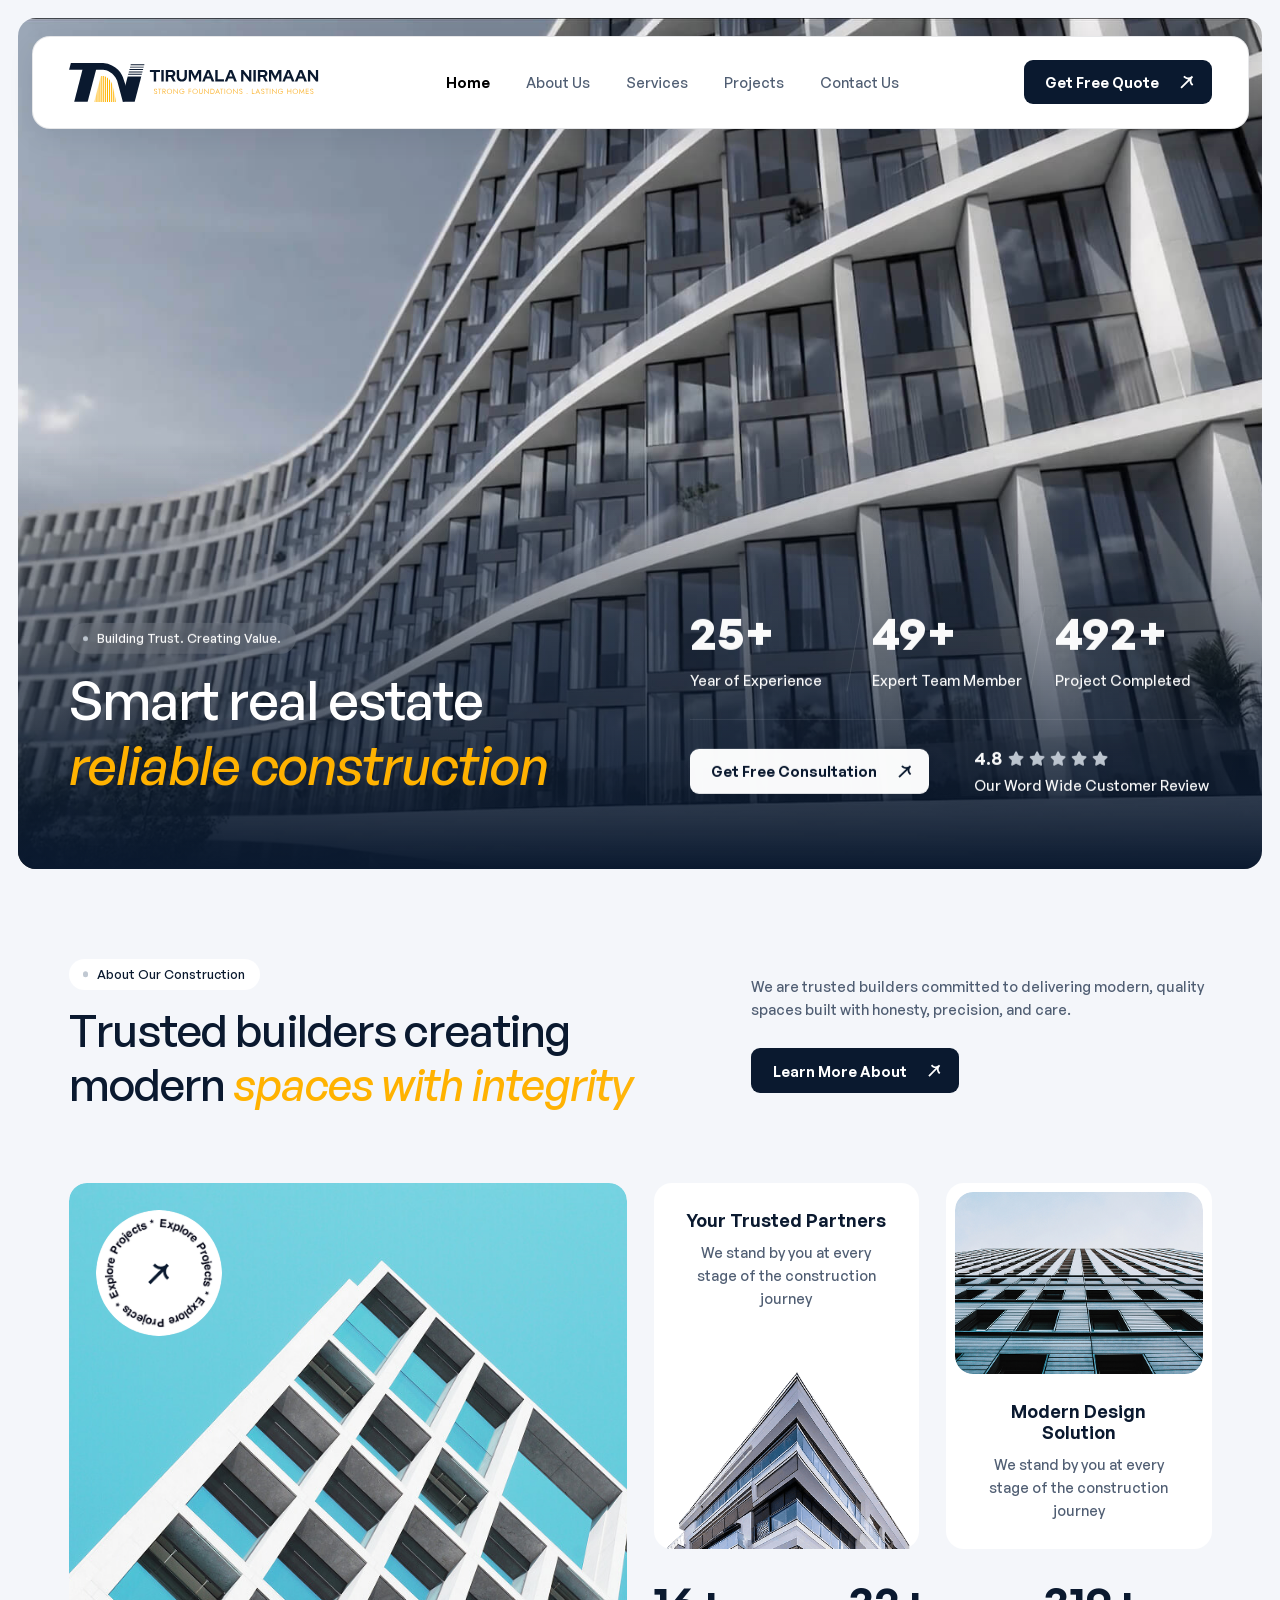
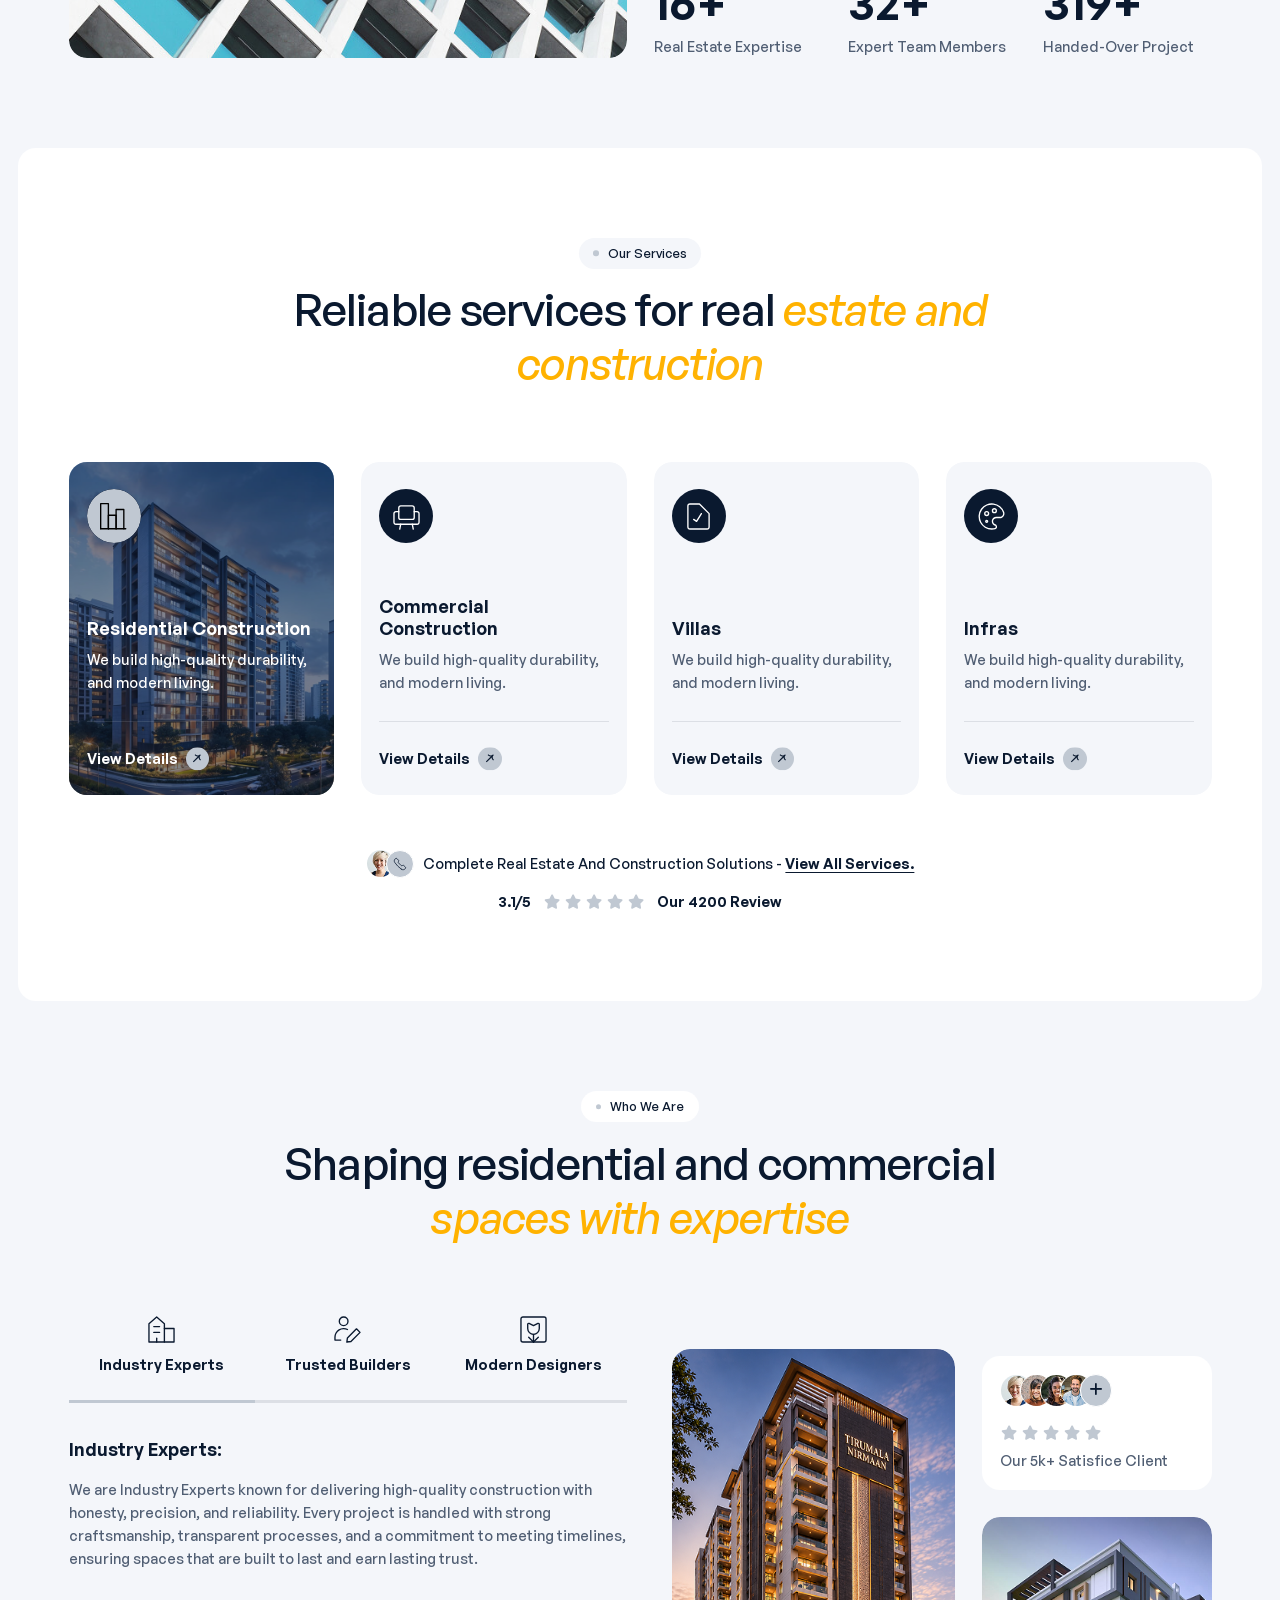
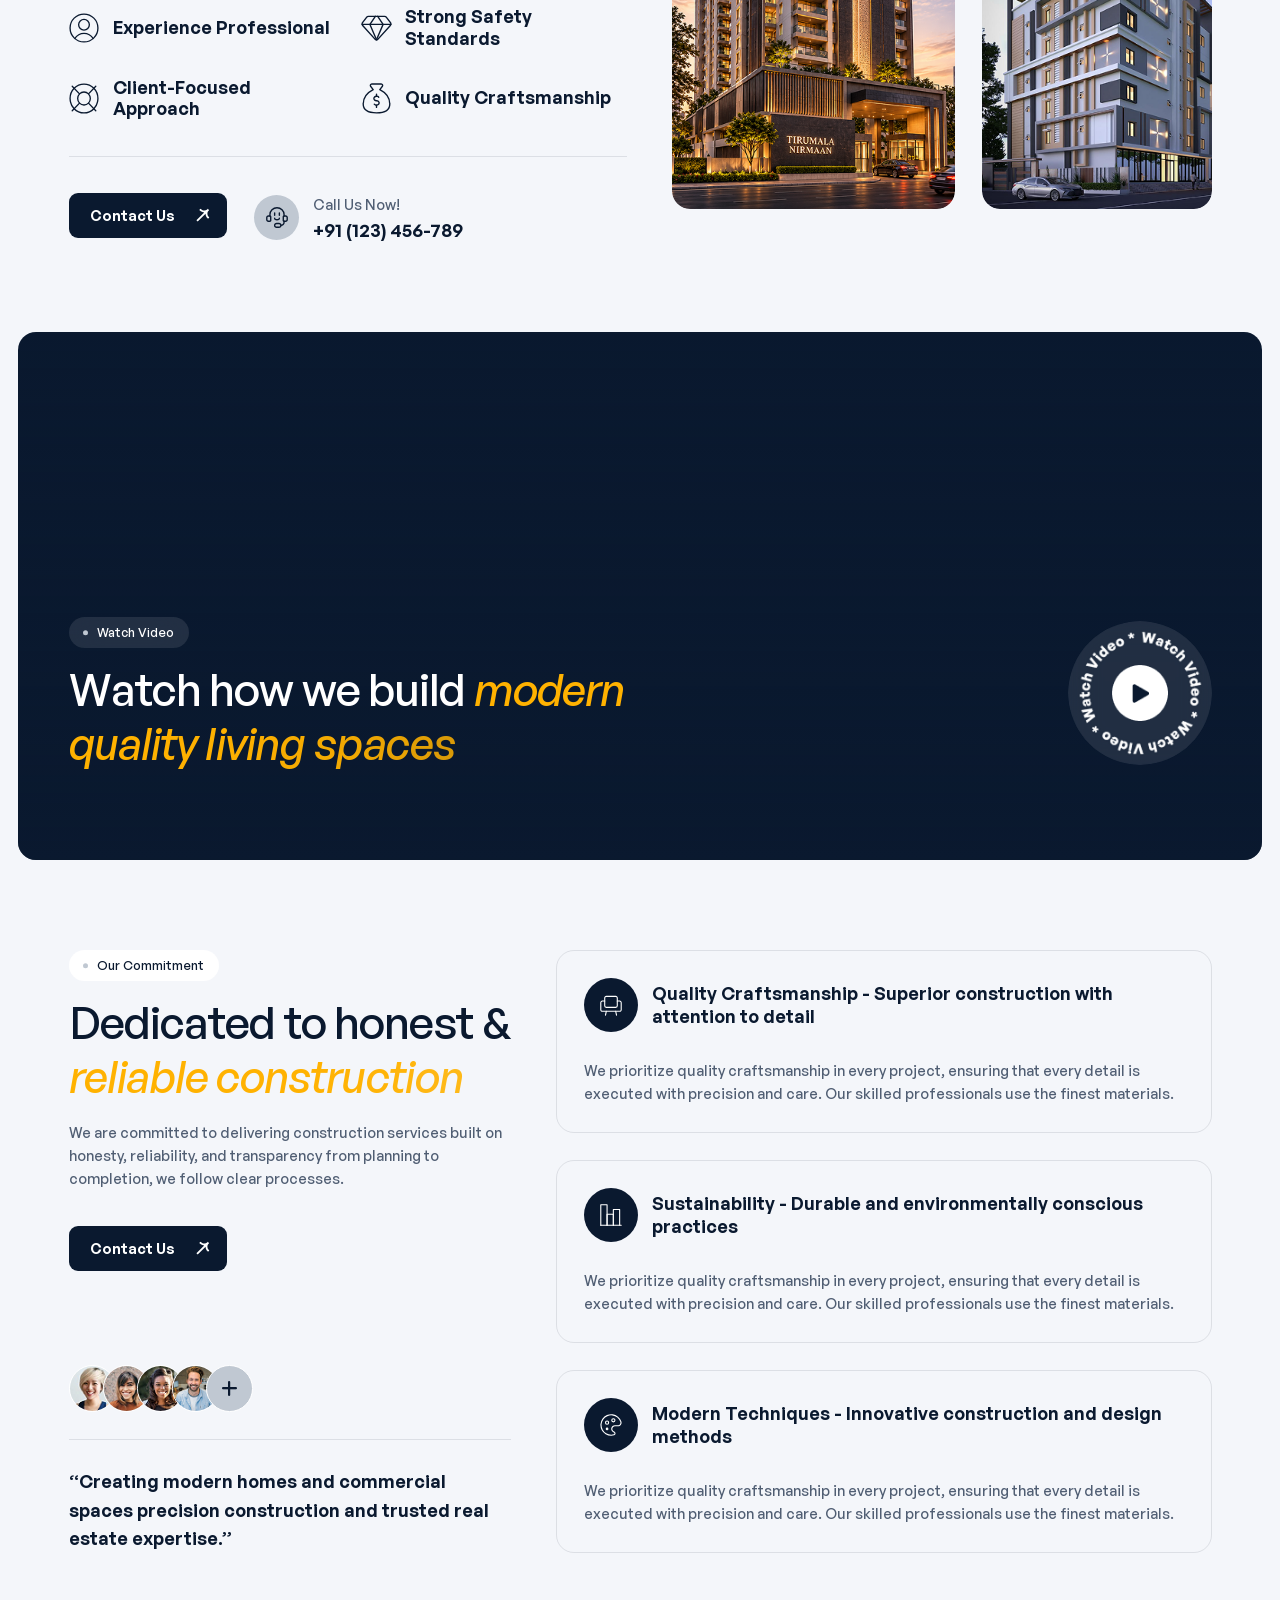
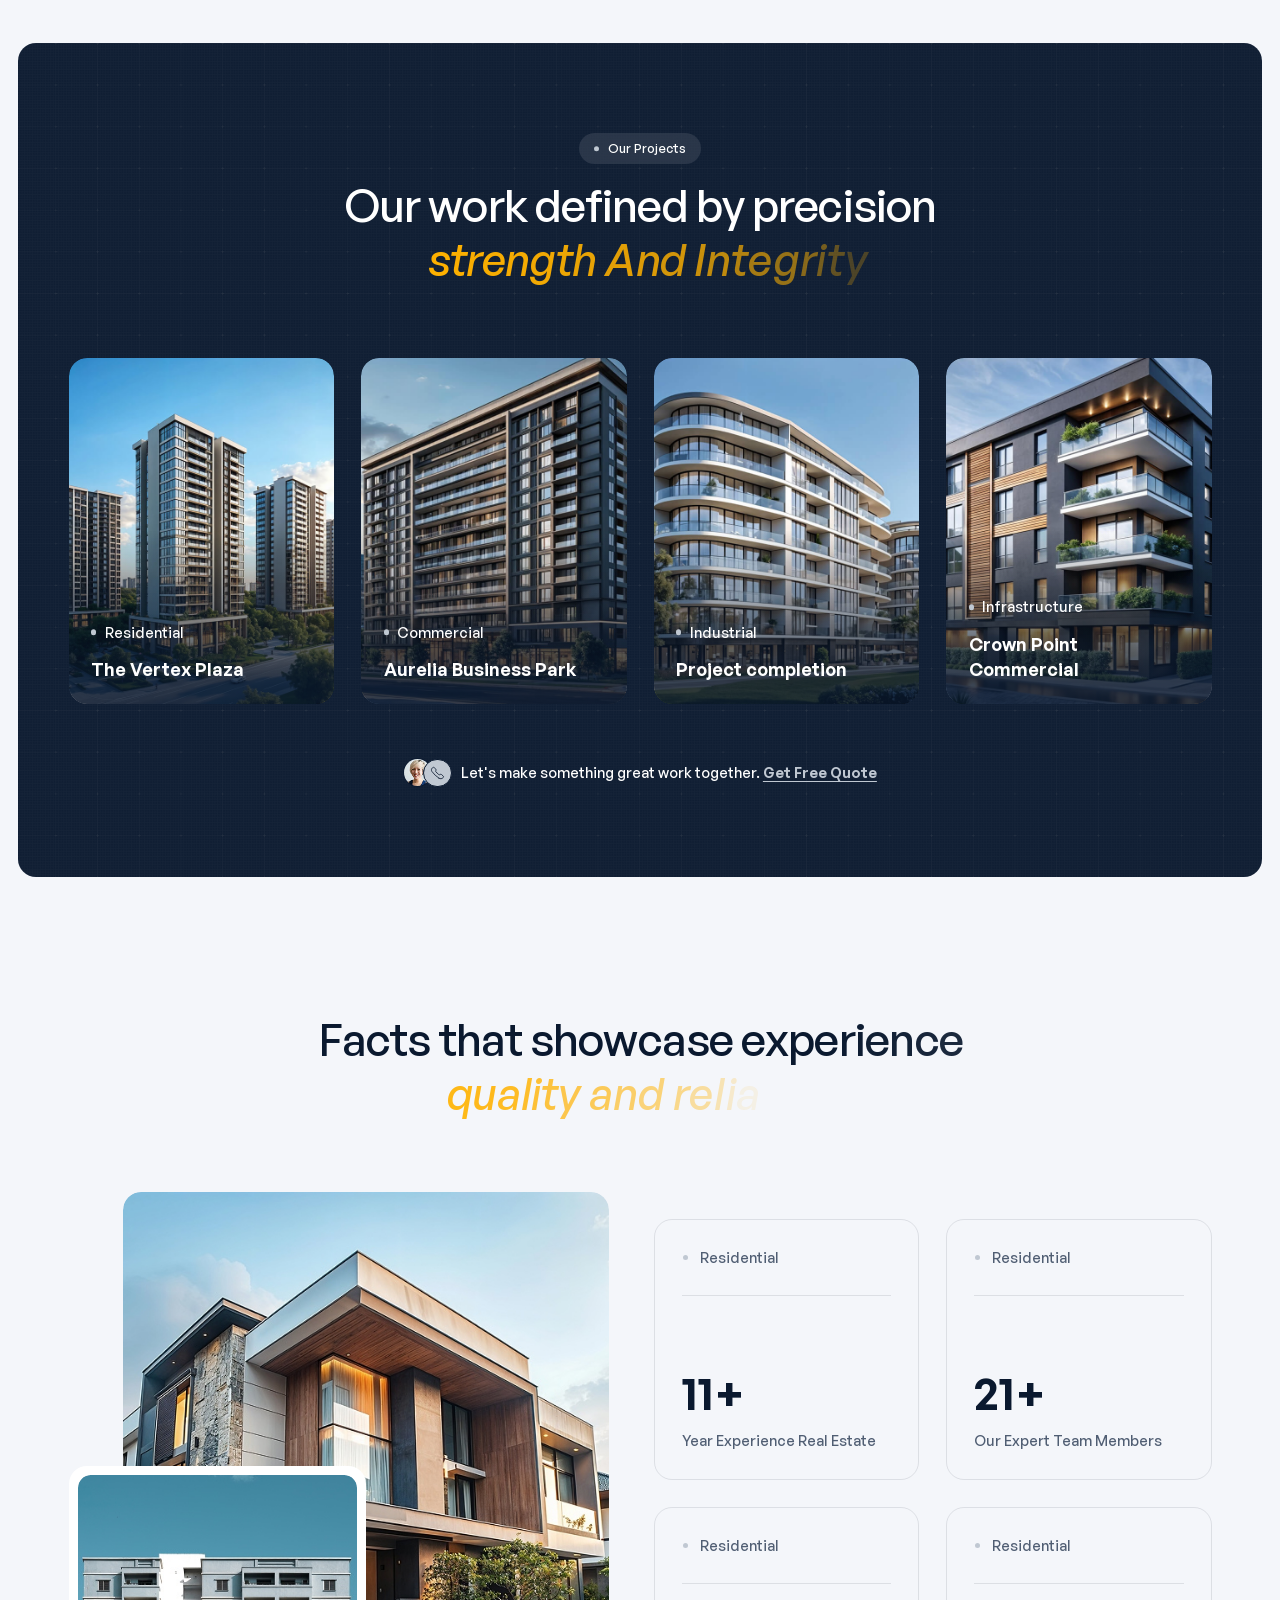
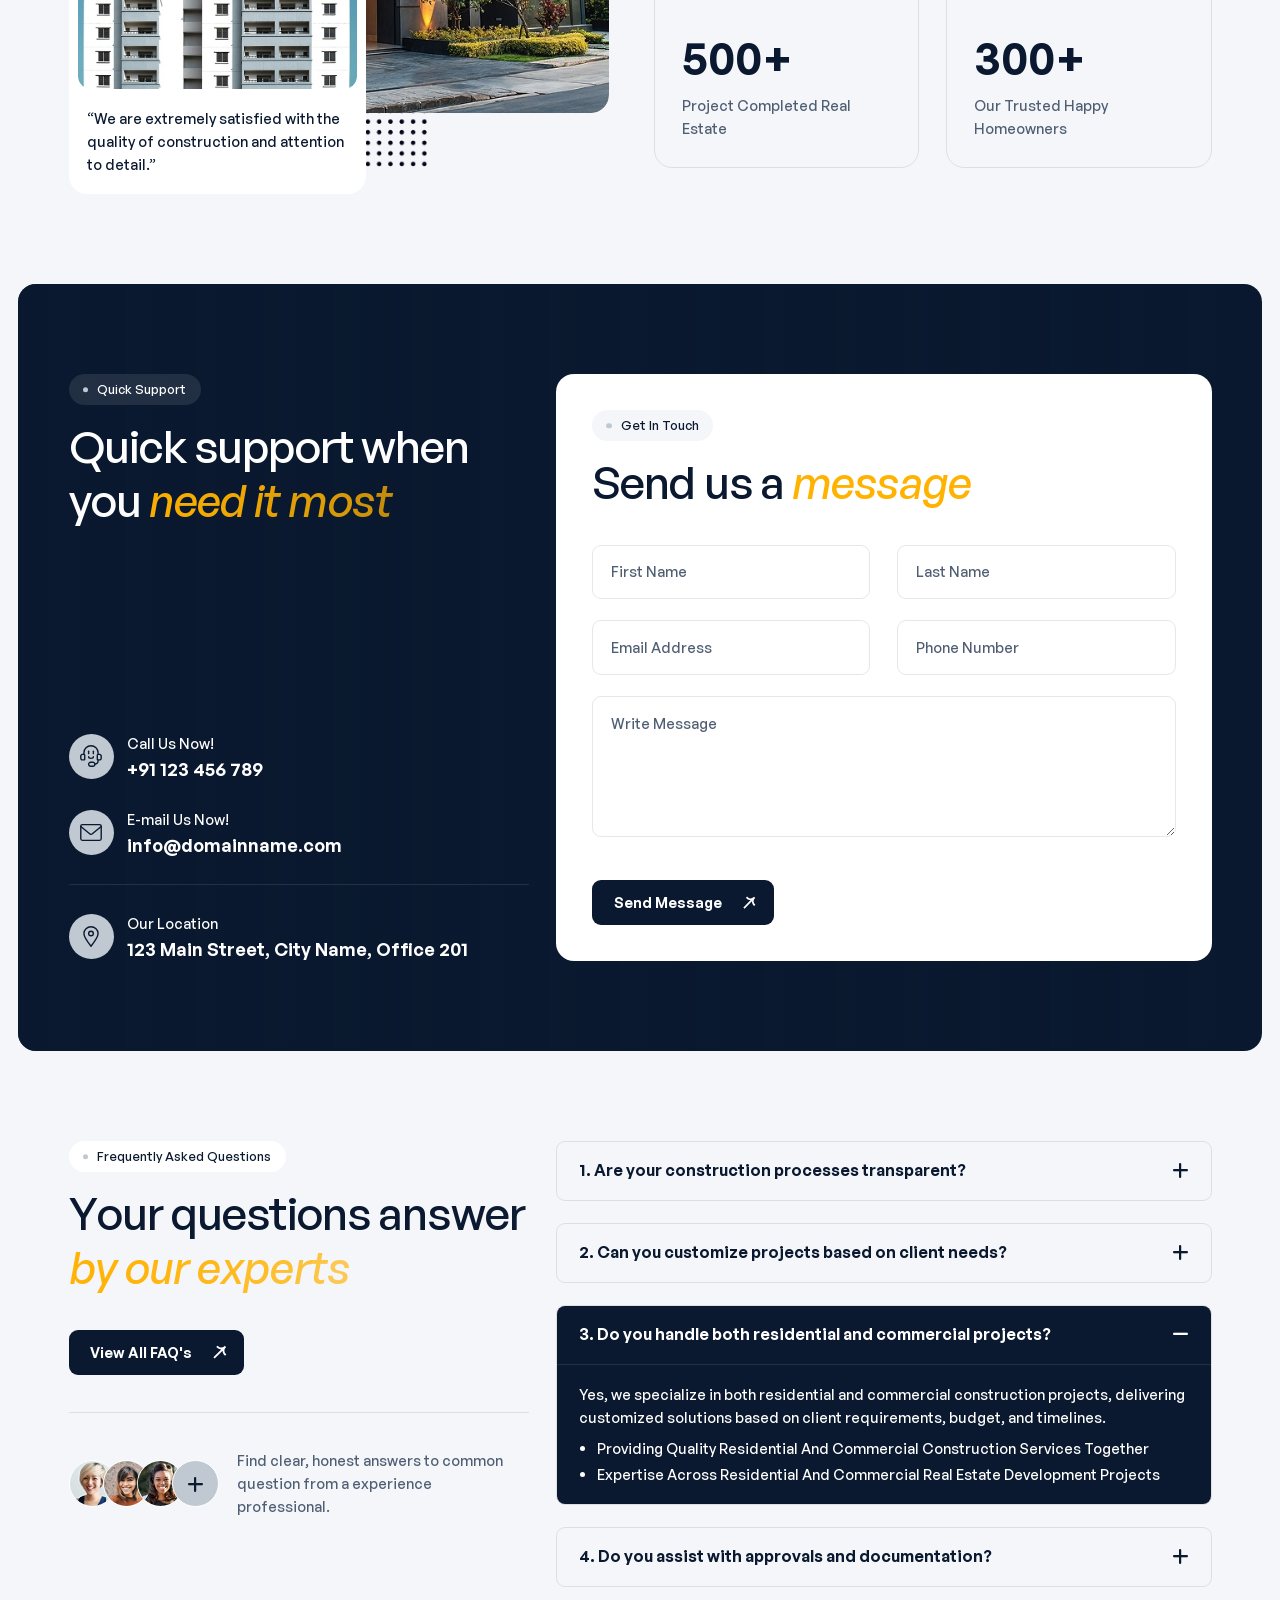
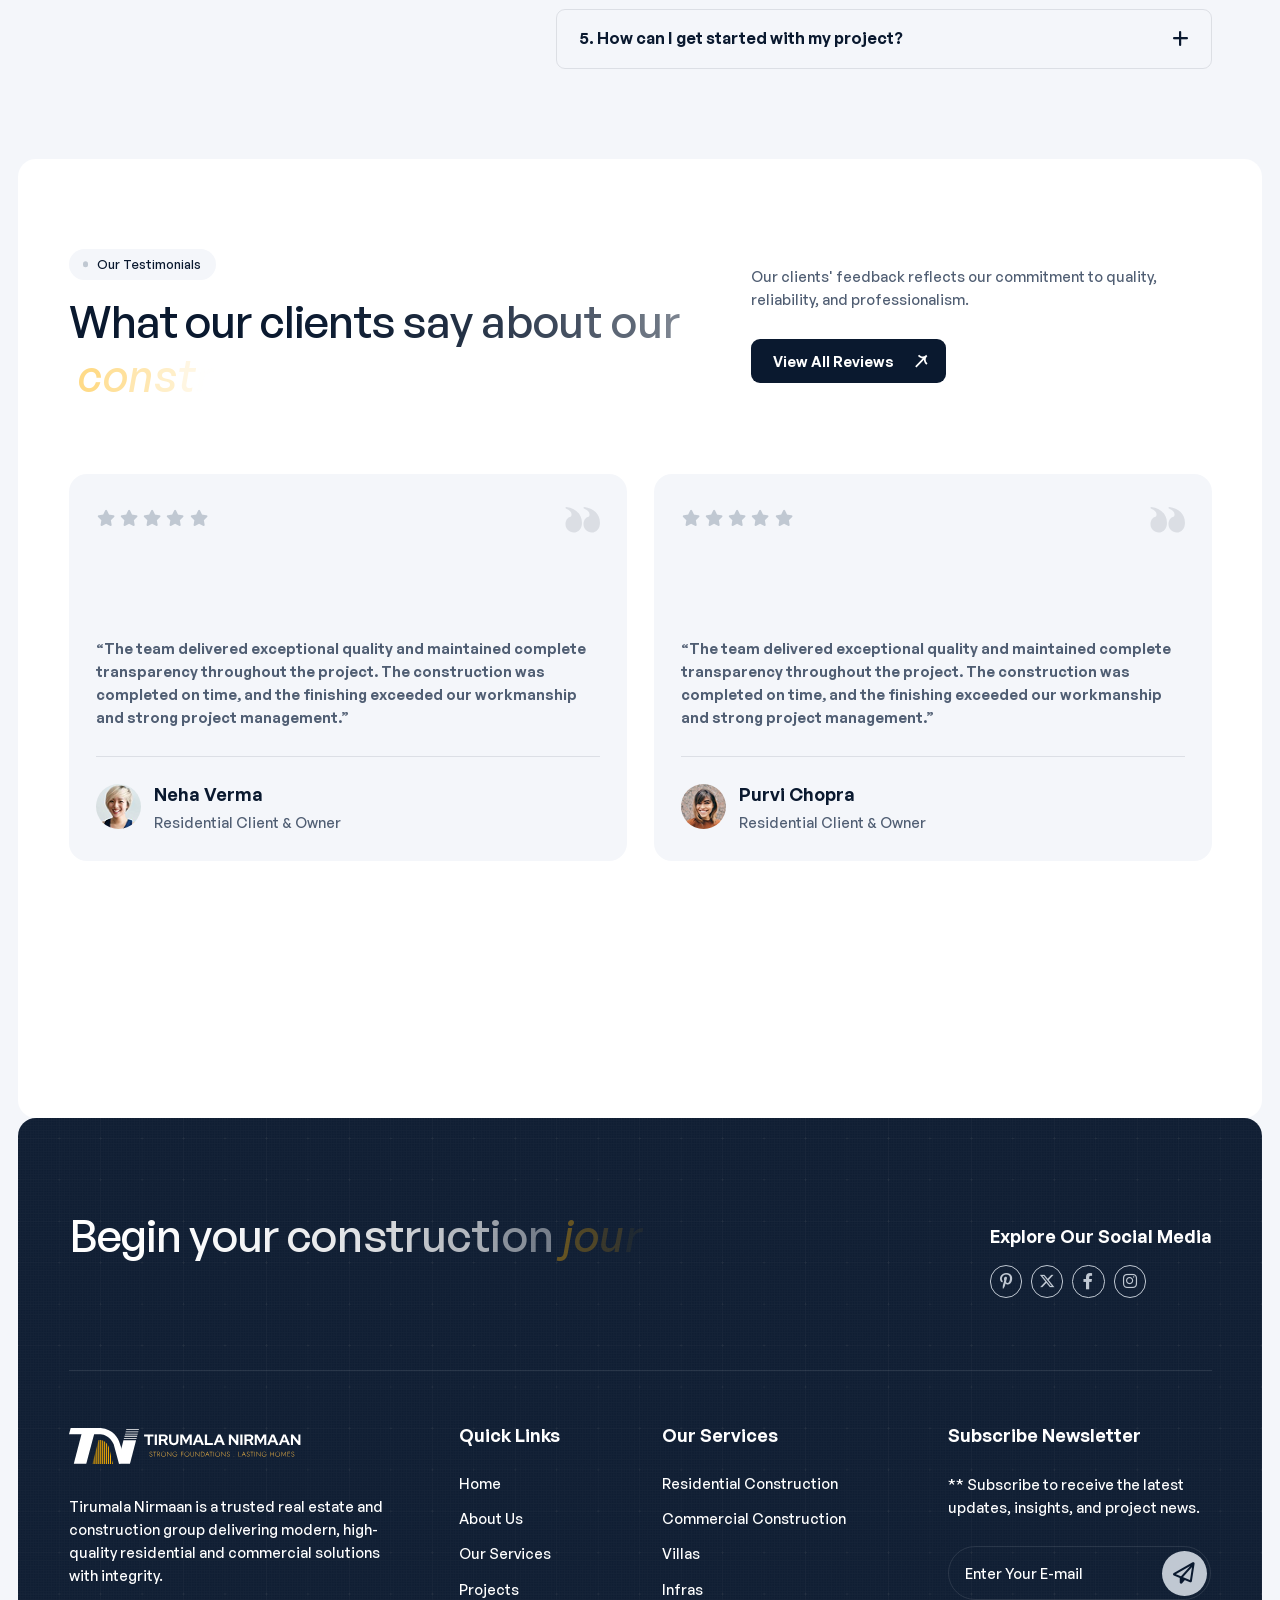
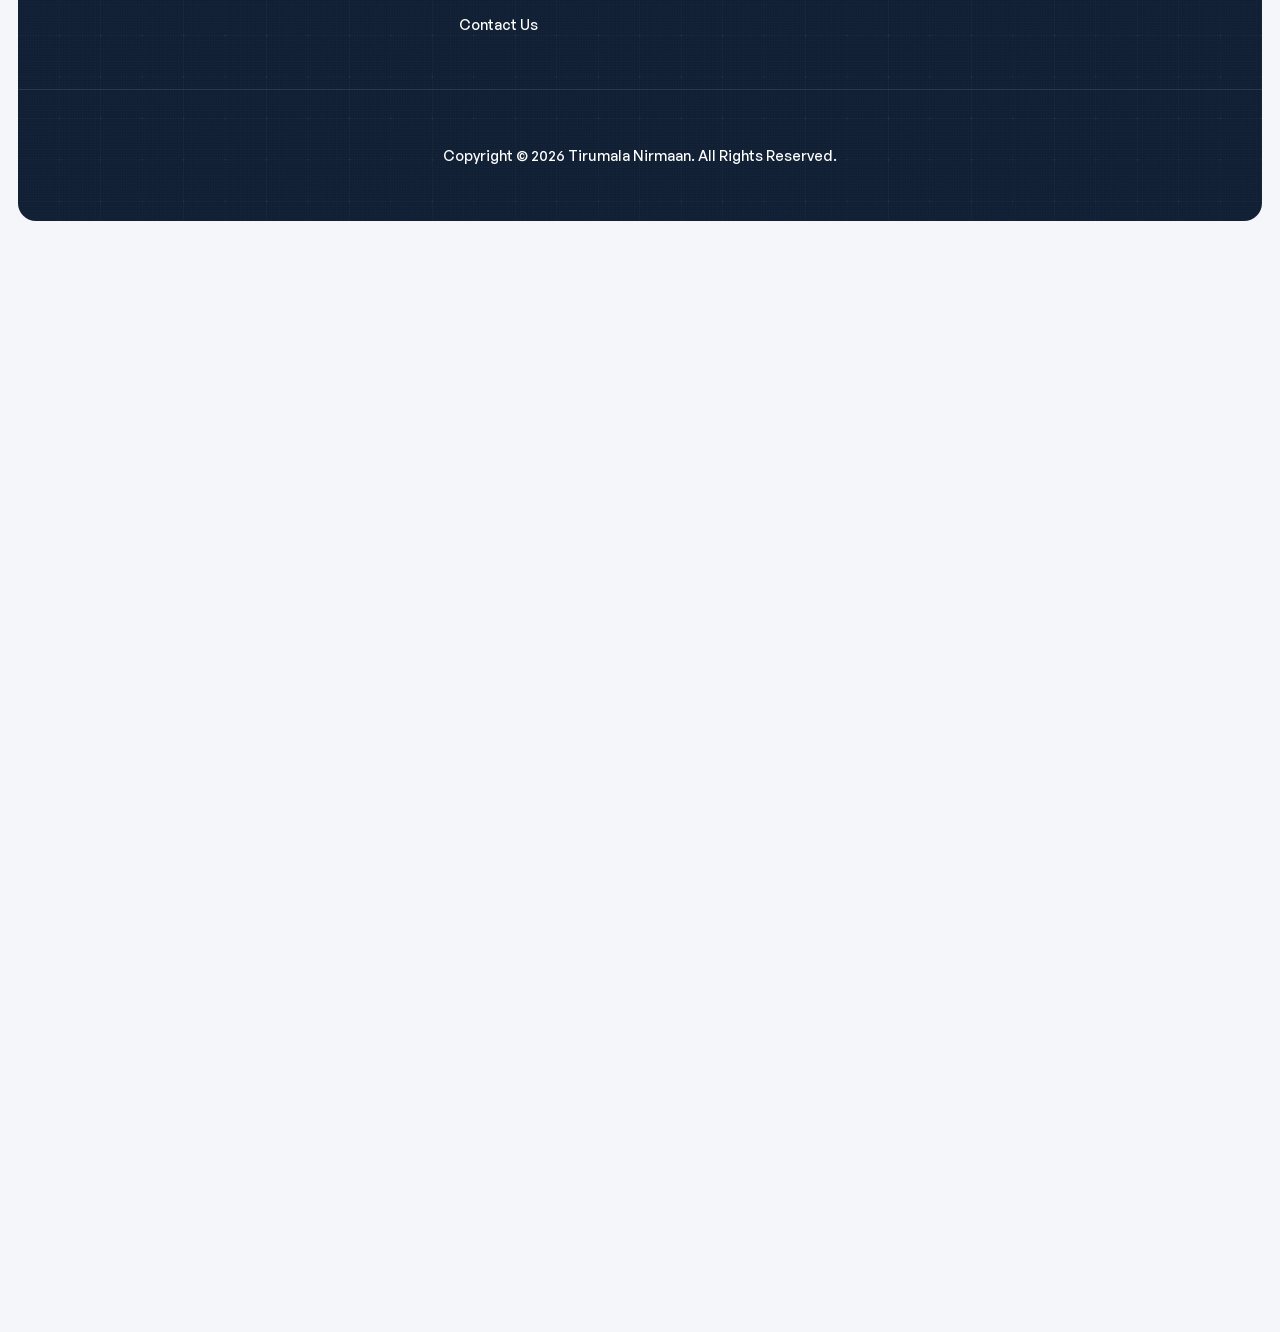
<file: index.html>
<!DOCTYPE html><html lang="zxx"><head>
	<!-- Meta -->
	<meta charset="utf-8">
	<meta http-equiv="X-UA-Compatible" content="IE=edge">
	<meta name="viewport" content="width=device-width, initial-scale=1.0, maximum-scale=1">
	<meta name="description" content="">
	<meta name="keywords" content="">
	<meta name="author" content="Tirumala Nirmaan">
	<!-- Page Title -->
    <title>Tirumala Nirmaan - Real Estate &amp; Construction Group</title>
	<!-- Favicon Icon -->
	<link rel="shortcut icon" type="image/x-icon" href="images/favicon.svg">
    <!-- Custom Fonts Css-->
	<link href="css/fonts.css" rel="stylesheet" media="screen">
	<!-- Bootstrap Css -->
	<link href="css/bootstrap.min.css" rel="stylesheet" media="screen">
	<!-- SlickNav Css -->
	<link href="css/slicknav.min.css" rel="stylesheet">
	<!-- Swiper Css -->
	<link rel="stylesheet" href="css/swiper-bundle.min.css">
	<!-- Font Awesome Icon Css-->
	<link href="css/all.min.css" rel="stylesheet" media="screen">
	<!-- Animated Css -->
	<link href="css/animate.css" rel="stylesheet">
    <!-- Magnific Popup Core Css File -->
	<link rel="stylesheet" href="css/magnific-popup.css">
	<!-- Mouse Cursor Css File -->
	<link rel="stylesheet" href="css/mousecursor.css">
	<!-- Main Custom Css -->
	<link href="css/custom.css" rel="stylesheet" media="screen">
</head>
<body>

    <!-- Preloader Start -->
	<div class="preloader">
		<div class="loading-container">
			<div class="loading"></div>
			<div id="loading-icon"><img src="images/loader.svg" alt=""></div>
		</div>
	</div>
	<!-- Preloader End -->

    <!-- Header Start -->
	<header class="main-header">
		<div class="header-sticky bg-section">
			<nav class="navbar navbar-expand-lg">
				<div class="container">
					<!-- Logo Start -->
					<a class="navbar-brand" href="#home">
						<img src="images/logo.svg" alt="Tirumala Nirmaan">
					</a>
					<!-- Logo End -->

                    <!-- Main Menu Start -->
                    <div class="collapse navbar-collapse main-menu">
                        <div class="nav-menu-wrapper">
                            <ul class="navbar-nav mr-auto" id="menu">
                                <li class="nav-item"><a class="nav-link active" href="#home">Home</a></li>
                                <li class="nav-item"><a class="nav-link" href="about-us.html">About Us</a></li>
                                <li class="nav-item"><a class="nav-link" href="services.html">Services</a></li>
                                <li class="nav-item"><a class="nav-link" href="projects.html">Projects</a></li>
                                <li class="nav-item"><a class="nav-link" href="contact-us.html">Contact Us</a></li>
                            </ul>
                        </div>
                        
                        <!-- Header Btn Start -->
                        <div class="header-btn">
                            <a href="contact-us.html" class="btn-default">Get Free Quote</a>
                        </div>
                        <!-- Header Btn End -->
                    </div>
					<!-- Main Menu End -->
					<div class="navbar-toggle"></div>
				</div>
			</nav>
			<div class="responsive-menu"></div>
		</div>
	</header>
	<!-- Header End -->

    <!-- Hero Section Start -->
    <div id="home" class="hero hero-video bg-section dark-section">
        <!-- Video Start -->
        <div class="hero-bg-video">
            <!-- Selfhosted Video Start -->
            <video autoplay="" muted="" loop="" playsinline="" webkit-playsinline="" id="myvideo"><source src="media/tirumala-nirmaan-2-video.mp4" type="video/mp4"></video>
            
            <!-- Selfhosted Video End -->

            <!-- Youtube Video Start -->
            <!-- <div id="herovideo" class="player" data-property="{videoURL:'OjTRVpgtcG4',containment:'.hero-video', showControls:false, autoPlay:true, loop:true, vol:0, mute:false, startAt:0,  stopAt:296, opacity:1, addRaster:true, quality:'large', optimizeDisplay:true}"></div> -->
            <!-- Youtube Video End -->
        </div>
        <!-- Video End -->

        <div class="container">
            <div class="row align-items-end">
                <div class="col-xl-6">
                    <!-- Hero Content Box Start -->
                    <div class="hero-content-box">
                        <!-- Section Title Start -->
                        <div class="section-title">
                            <span class="section-sub-title wow fadeInUp">Building Trust. Creating Value.</span>
                            <h1 class="text-anime-style-2" data-cursor="-opaque">Smart real estate <span>reliable construction</span></h1>
                        </div>
                        <!-- Section Title End -->
                    </div>
                    <!-- Hero Content Box End -->
                </div>

                <div class="col-xl-6">
                    <!-- Hero Counter Box Start -->
                    <div class="hero-counter-box">
                        <!-- Hero Counter List Start -->
                        <div class="hero-counter-list wow fadeInUp">
                            <!-- Hero Counter Item Start -->
                            <div class="hero-counter-item">
                                <h2><span class="counter">25</span>+</h2>
                                <p>Year of Experience</p>
                            </div>
                            <!-- Hero Counter Item End -->

                            <!-- Hero Counter Item Start -->
                            <div class="hero-counter-item">
                                <h2><span class="counter">50</span>+</h2>
                                <p>Expert Team Member</p>
                            </div>
                            <!-- Hero Counter Item End -->

                            <!-- Hero Counter Item Start -->
                            <div class="hero-counter-item">
                                <h2><span class="counter">500</span>+</h2>
                                <p>Project Completed</p>
                            </div>
                            <!-- Hero Counter Item End -->
                        </div>
                        <!-- Hero Counter List End -->

                        <!-- Hero Counter Footer Start -->
                        <div class="hero-counter-footer wow fadeInUp" data-wow-delay="0.1s">
                            <!-- Hero Button Start -->
                            <div class="hero-btn">
                                <a href="contact-us.html" class="btn-default btn-highlighted">Get Free Consultation</a>
                            </div>
                            <!-- Hero Button End -->

                            <!-- Hero Rating Box Start -->
                            <div class="hero-rating-box">
                                <!-- Hero Rating Box Header Start -->
                                <div class="hero-rating-box-header">
                                    <h3><span class="counter">4.9</span></h3>
                                    <p>
                                        <i class="fa fa-solid fa-star"></i>
                                        <i class="fa fa-solid fa-star"></i>
                                        <i class="fa fa-solid fa-star"></i>
                                        <i class="fa fa-solid fa-star"></i>
                                        <i class="fa fa-solid fa-star"></i>
                                    </p>
                                </div>
                                <!-- Hero Rating Box Header End -->

                                <!-- Hero Rating Box Content Start -->
                                <div class="hero-rating-box-content">
                                    <p>Our Word Wide Customer Review</p>
                                </div>
                                <!-- Hero Rating Box Content End -->
                            </div>
                            <!-- Hero Rating Box End -->
                        </div>
                        <!-- Hero Counter Footer End -->
                    </div>
                    <!-- Hero Counter Box End -->
                </div>
            </div>
        </div>
    </div>
    <!-- Hero Section End -->

    <!-- About US Section Start -->
    <div id="about" class="about-us">
        <div class="container">
            <div class="row section-row align-items-center">
                <div class="col-xl-7">
                    <!-- Section Title Start -->
                    <div class="section-title">
                        <span class="section-sub-title wow fadeInUp">About Our Construction</span>
                        <h2 class="text-anime-style-2" data-cursor="-opaque">Trusted builders creating modern <span>spaces with integrity</span></h2>
                    </div>
                    <!-- Section Title End -->
                </div>

                <div class="col-xl-5">
                    <!-- Section Content Button Start -->
                    <div class="section-content-btn">
                        <!-- Section Title Content Start -->
                        <div class="section-title-content wow fadeInUp" data-wow-delay="0.1s">
                            <p>We are trusted builders committed to delivering modern, quality spaces built with honesty, precision, and care.</p>
                        </div>
                        <!-- Section Title Content End -->
    
                        <!-- Section Button Start -->
                        <div class="section-btn wow fadeInUp" data-wow-delay="0.15s">
                            <a href="about-us.html" class="btn-default">Learn More About</a>
                        </div>
                        <!-- Section Button End -->
                    </div>   
                    <!-- Section Content Button End -->
                </div>
            </div>

            <div class="row">
                <div class="col-xl-6">
                    <!-- About US Image Box Start -->
                    <div class="about-us-image-box wow fadeInUp">
                        <!-- About Us Image Start -->
                        <div class="about-us-image">
                            <figure class="image-anime">
                                <img src="images/about/about-us-image.jpg" alt="">
                            </figure>
                        </div>
                        <!-- About Us Image End -->

                        <!-- About Us Circle Start -->
                        <div class="about-us-circle">
                            <a href="#">
                                <img src="images/icons/circle-project.png" alt="">
                            </a>
                        </div>
                        <!-- About Us Circle End -->
                    </div>
                    <!-- About Us Image Box End -->
                </div>

                <div class="col-xl-6">
                    <!-- About Us Content Box Start -->
                    <div class="about-us-content-box wow fadeInUp" data-wow-delay="0.1s">
                        <!-- About Us Item List Start -->
                        <div class="about-us-item-list">
                            <!-- About Us Item Start -->
                            <div class="about-us-item box-1">
                                <!-- About Us Item Content Start -->
                                <div class="about-us-item-content">
                                    <h3>Your Trusted Partners</h3>
                                    <p>We stand by you at every stage of the construction journey</p>
                                </div>
                                <!-- About Us Item Content End -->

                                <!-- About Us Item Image Start -->
                                <div class="about-us-item-image">
                                    <figure>
                                        <img src="images/about/about-us-item-image-1.png" alt="">
                                    </figure>
                                </div>
                                <!-- About Us Item Image End -->
                            </div>
                            <!-- About Us Item End -->

                            <!-- About Us Item Start -->
                            <div class="about-us-item box-2">
                                <!-- About Us Item Content Start -->
                                <div class="about-us-item-content">
                                    <h3>Modern Design Solution</h3>
                                    <p>We stand by you at every stage of the construction journey</p>
                                </div>
                                <!-- About Us Item Content End -->

                                <!-- About Us Item Image Start -->
                                <div class="about-us-item-image">
                                    <figure class="image-anime">
                                        <img src="images/about/about-us-item-image-2.jpg" alt="">
                                    </figure>
                                </div>
                                <!-- About Us Item Image End -->
                            </div>
                            <!-- About Us Item End -->
                        </div>
                        <!-- About Us Item List End -->

                        <!-- About Counter List Start -->
                        <div class="about-counter-item-list">
                            <!-- About Counter Item Start -->
                            <div class="about-counter-item">
                                <h2><span class="counter">25</span>+</h2>
                                <p>Real Estate Expertise</p>
                            </div>
                            <!-- About Counter Item End -->

                            <!-- About Counter Item Start -->
                            <div class="about-counter-item">
                                <h2><span class="counter">50</span>+</h2>
                                <p>Expert Team Members</p>
                            </div>
                            <!-- About Counter Item End -->

                            <!-- About Counter Item Start -->
                            <div class="about-counter-item">
                                <h2><span class="counter">500</span>+</h2>
                                <p>Handed-Over Project</p>
                            </div>
                            <!-- About Counter Item End -->
                        </div>
                        <!-- About Counter List End -->
                    </div>
                    <!-- About Us Content Box End -->
                </div>
            </div>
        </div>
    </div>
    <!-- About US Section End -->

    <!-- Our Service Section Start -->
    <div id="services" class="our-service bg-section">
        <div class="container">
            <div class="row section-row">
                <div class="col-lg-12">
                    <!-- Section Title Start -->
                    <div class="section-title section-title-center">
                        <span class="section-sub-title wow fadeInUp">Our Services</span>
                        <h2 class="text-anime-style-2" data-cursor="-opaque">Reliable services for real <span>estate and construction</span></h2>
                    </div>
                    <!-- Section Title End -->
                </div>
            </div>

            <div class="row service-item-list">
                <div class="col-xl-3 col-md-6">
                    <!-- Service Item Start -->
                    <div class="service-item active wow fadeInUp">
                        <!-- Service Item Image Start -->
                        <div class="service-item-image">
                            <figure>
                                <img src="images/services/service-1.jpg" alt="">
                            </figure>
                        </div>
                        <!-- Service Item Image End -->

                        <!-- Service Item Body Start -->
                        <div class="service-item-body">
                            <div class="icon-box">
                                <img src="images/icons/icon-service-item-1.svg" alt="">
                            </div>

                            <!-- Service Item Body Content Start -->
                            <div class="service-item-body-content">
                                <!-- Service Item Content Start -->
                                <div class="service-item-content">
                                    <h2><a href="service-detail.html?id=residential-construction">Residential Construction</a></h2>
                                    <p>We build high-quality durability, and modern living.</p>
                                </div>
                                <!-- Service Item Content End -->

                                <!-- Service Item Button Start -->
                                <div class="service-item-btn">
                                    <a href="service-detail.html?id=residential-construction" class="readmore-btn">View Details</a>
                                </div>
                                <!-- Service Item Button End -->
                            </div>
                            <!-- Service Item Body Content End -->
                        </div>
                        <!-- Service Item Body End -->
                    </div>
                    <!-- Service Item End -->
                </div>

                <div class="col-xl-3 col-md-6">
                    <!-- Service Item Start -->
                    <div class="service-item wow fadeInUp" data-wow-delay="0.1s">
                        <!-- Service Item Image Start -->
                        <div class="service-item-image">
                            <figure>
                                <img src="images/services/service-2.jpg" alt="">
                            </figure>
                        </div>
                        <!-- Service Item Image End -->

                        <!-- Service Item Body Start -->
                        <div class="service-item-body">
                            <div class="icon-box">
                                <img src="images/icons/icon-service-item-2.svg" alt="">
                            </div>

                            <!-- Service Item Body Content Start -->
                            <div class="service-item-body-content">
                                <!-- Service Item Content Start -->
                                <div class="service-item-content">
                                    <h2><a href="service-detail.html?id=commercial-construction">Commercial Construction</a></h2>
                                    <p>We build high-quality durability, and modern living.</p>
                                </div>
                                <!-- Service Item Content End -->

                                <!-- Service Item Button Start -->
                                <div class="service-item-btn">
                                    <a href="service-detail.html?id=commercial-construction" class="readmore-btn">View Details</a>
                                </div>
                                <!-- Service Item Button End -->
                            </div>
                            <!-- Service Item Body Content End -->
                        </div>
                        <!-- Service Item Body End -->
                    </div>
                    <!-- Service Item End -->
                </div>

                <div class="col-xl-3 col-md-6">
                    <!-- Service Item Start -->
                    <div class="service-item wow fadeInUp" data-wow-delay="0.15s">
                        <!-- Service Item Image Start -->
                        <div class="service-item-image">
                            <figure>
                                <img src="images/services/service-3.jpg" alt="">
                            </figure>
                        </div>
                        <!-- Service Item Image End -->

                        <!-- Service Item Body Start -->
                        <div class="service-item-body">
                            <div class="icon-box">
                                <img src="images/icons/icon-service-item-3.svg" alt="">
                            </div>

                            <!-- Service Item Body Content Start -->
                            <div class="service-item-body-content">
                                <!-- Service Item Content Start -->
                                <div class="service-item-content">
                                    <h2><a href="service-detail.html?id=villas">Villas</a></h2>
                                    <p>We build high-quality durability, and modern living.</p>
                                </div>
                                <!-- Service Item Content End -->

                                <!-- Service Item Button Start -->
                                <div class="service-item-btn">
                                    <a href="service-detail.html?id=villas" class="readmore-btn">View Details</a>
                                </div>
                                <!-- Service Item Button End -->
                            </div>
                            <!-- Service Item Body Content End -->
                        </div>
                        <!-- Service Item Body End -->
                    </div>
                    <!-- Service Item End -->
                </div>

                <div class="col-xl-3 col-md-6">
                    <!-- Service Item Start -->
                    <div class="service-item wow fadeInUp" data-wow-delay="0.1s">
                        <!-- Service Item Image Start -->
                        <div class="service-item-image">
                            <figure>
                                <img src="images/services/service-4.jpg" alt="">
                            </figure>
                        </div>
                        <!-- Service Item Image End -->

                        <!-- Service Item Body Start -->
                        <div class="service-item-body">
                            <div class="icon-box">
                                <img src="images/icons/icon-service-item-4.svg" alt="">
                            </div>

                            <!-- Service Item Body Content Start -->
                            <div class="service-item-body-content">
                                <!-- Service Item Content Start -->
                                <div class="service-item-content">
                                    <h2><a href="service-detail.html?id=infras">Infras</a></h2>
                                    <p>We build high-quality durability, and modern living.</p>
                                </div>
                                <!-- Service Item Content End -->

                                <!-- Service Item Button Start -->
                                <div class="service-item-btn">
                                    <a href="service-detail.html?id=infras" class="readmore-btn">View Details</a>
                                </div>
                                <!-- Service Item Button End -->
                            </div>
                            <!-- Service Item Body Content End -->
                        </div>
                        <!-- Service Item Body End -->
                    </div>
                    <!-- Service Item End -->
                </div>

                <div class="col-lg-12">
                    <!-- Section Footer Text Start -->
                    <div class="section-footer-text section-satisfy-img wow fadeInUp" data-wow-delay="0.15s">
                        <!-- Satisfy Client Images Start -->
                        <div class="satisfy-client-images">
                            <div class="satisfy-client-image">
                                <figure class="image-anime">
                                    <img src="images/team/author-1.jpg" alt="">
                                </figure>
                            </div>
                            <div class="satisfy-client-image add-more">
                                <img src="images/icons/icon-phone-primary.svg" alt="">
                            </div>
                        </div>
                        <!-- Satisfy Client Images End -->    
                        <p>Complete Real Estate And Construction Solutions - <a href="services.html">View all services.</a></p>
                        <ul>
                            <li><span class="counter">4.9</span>/5</li>
                            <li>
                                <i class="fa-solid fa-star"></i>
                                <i class="fa-solid fa-star"></i>
                                <i class="fa-solid fa-star"></i>
                                <i class="fa-solid fa-star"></i>
                                <i class="fa-solid fa-star"></i>
                            </li>
                            <li>Our 4200 Review </li>
                        </ul>
                    </div>
                    <!-- Section Footer Text End -->
                </div>
            </div>
        </div>
    </div>
    <!-- Our Service Section End -->

    <!-- Who We Are Section Start -->
    <div class="who-we-are">
        <div class="container">
            <div class="row section-row">
                <div class="col-lg-12">
                    <!-- Section Title Start -->
                    <div class="section-title section-title-center">
                        <span class="section-sub-title wow fadeInUp">Who We Are</span>
                        <h2 class="wow fadeInUp" data-wow-delay="0.1s">Shaping residential and commercial <span>spaces with expertise</span></h2>
                    </div>
                    <!-- Section Title End -->
                </div>
            </div>

            <div class="row align-items-center">
                <div class="col-xl-6">
                    <!-- Who We Content Start -->
                    <div class="who-we-content wow fadeInUp">
                        <!-- Our Who We Box Start -->
                        <div class="who-we-box tab-content" id="mvTabContent">
                            <!-- Sidebar Our Who We Nav start -->
                            <div class="who-we-nav">
                                <ul class="nav nav-tabs" id="mvTab" role="tablist">
                                    <li class="nav-item" role="presentation">
                                        <button class="nav-link active" id="first-tab" data-bs-toggle="tab" data-bs-target="#first" type="button" role="tab" aria-controls="first" aria-selected="true"><img src="images/icons/icon-who-we-tab-1.svg" alt=""> Industry Experts</button>
                                    </li>
                                    <li class="nav-item" role="presentation">
                                        <button class="nav-link" id="second-tab" data-bs-toggle="tab" data-bs-target="#second" type="button" role="tab" aria-selected="false"><img src="images/icons/icon-who-we-tab-2.svg" alt=""> Trusted Builders</button>
                                    </li>
                                    <li class="nav-item" role="presentation">
                                        <button class="nav-link" id="third-tab" data-bs-toggle="tab" data-bs-target="#third" type="button" role="tab" aria-selected="false"> <img src="images/icons/icon-who-we-tab-3.svg" alt="">Modern Designers</button>
                                    </li>
                                </ul>
                            </div>
                            <!-- Sidebar Our Mission Vision Nav End -->

                            <!-- Our who-we Tab Item Start -->
                            <div class="who-we-tab-item tab-pane fade show active" id="first" role="tabpanel">
                                <div class="who-we-tab-content">
                                    <div class="who-we-tab-header-content">
                                        <h3> Industry Experts:</h3>
                                        <p>We are Industry Experts known for delivering high-quality construction with honesty, precision, and reliability. Every project is handled with strong craftsmanship, transparent processes, and a commitment to meeting timelines, ensuring spaces that are built to last and earn lasting trust.</p>
                                    </div>

                                    <!-- Who We Item List Start -->
                                    <div class="who-we-item-list">
                                        <!-- Who We Item Start -->
                                        <div class="who-we-item">
                                            <div class="icon-box">
                                                <img src="images/icons/icon-who-we-item-1.svg" alt="">
                                            </div>
                                            <div class="who-we-item-content">
                                                <h3>Experience Professional</h3>
                                            </div>
                                        </div>
                                        <!-- Who We Item End -->

                                        <!-- Who We Item Start -->
                                        <div class="who-we-item">
                                            <div class="icon-box">
                                                <img src="images/icons/icon-who-we-item-2.svg" alt="">
                                            </div>
                                            <div class="who-we-item-content">
                                                <h3>Strong Safety Standards</h3>
                                            </div>
                                        </div>
                                        <!-- Who We Item End -->

                                        <!-- Who We Item Start -->
                                        <div class="who-we-item">
                                            <div class="icon-box">
                                                <img src="images/icons/icon-who-we-item-3.svg" alt="">
                                            </div>
                                            <div class="who-we-item-content">
                                                <h3>Client-Focused Approach</h3>
                                            </div>
                                        </div>
                                        <!-- Who We Item End -->

                                        <!-- Who We Item Start -->
                                        <div class="who-we-item">
                                            <div class="icon-box">
                                                <img src="images/icons/icon-who-we-item-4.svg" alt="">
                                            </div>
                                            <div class="who-we-item-content">
                                                <h3>Quality Craftsmanship</h3>
                                            </div>
                                        </div>
                                        <!-- Who We Item End -->
                                    </div>
                                    <!-- Who We Item List End -->
                                </div>
                            </div>
                            <!-- Our who-we Tab Item End -->

                            <!-- Our who-we Tab Item Start -->
                            <div class="who-we-tab-item tab-pane fade" id="second" role="tabpanel">
                                <div class="who-we-tab-content">
                                    <div class="who-we-tab-header-content">
                                        <h3>Trusted builders:</h3>
                                        <p>We are trusted builders known for delivering high-quality construction with honesty, precision, and reliability. Every project is handled with strong craftsmanship, transparent processes, and a commitment to meeting timelines, ensuring spaces that are built to last and earn lasting trust.</p>
                                    </div>

                                    <!-- Who We Item List Start -->
                                    <div class="who-we-item-list">
                                        <!-- Who We Item Start -->
                                        <div class="who-we-item">
                                            <div class="icon-box">
                                                <img src="images/icons/icon-who-we-item-1.svg" alt="">
                                            </div>
                                            <div class="who-we-item-content">
                                                <h3>Experience Professional</h3>
                                            </div>
                                        </div>
                                        <!-- Who We Item End -->

                                        <!-- Who We Item Start -->
                                        <div class="who-we-item">
                                            <div class="icon-box">
                                                <img src="images/icons/icon-who-we-item-2.svg" alt="">
                                            </div>
                                            <div class="who-we-item-content">
                                                <h3>Strong Safety Standards</h3>
                                            </div>
                                        </div>
                                        <!-- Who We Item End -->

                                        <!-- Who We Item Start -->
                                        <div class="who-we-item">
                                            <div class="icon-box">
                                                <img src="images/icons/icon-who-we-item-3.svg" alt="">
                                            </div>
                                            <div class="who-we-item-content">
                                                <h3>Client-Focused Approach</h3>
                                            </div>
                                        </div>
                                        <!-- Who We Item End -->

                                        <!-- Who We Item Start -->
                                        <div class="who-we-item">
                                            <div class="icon-box">
                                                <img src="images/icons/icon-who-we-item-4.svg" alt="">
                                            </div>
                                            <div class="who-we-item-content">
                                                <h3>Quality Craftsmanship</h3>
                                            </div>
                                        </div>
                                        <!-- Who We Item End -->
                                    </div>
                                    <!-- Who We Item List End -->
                                </div>
                            </div>
                            <!-- Our who-we Tab Item End -->

                            <!-- Our who-we Tab Item Start -->
                            <div class="who-we-tab-item tab-pane fade" id="third" role="tabpanel">
                                <div class="who-we-tab-content">
                                    <div class="who-we-tab-header-content">
                                        <h3>Modern Designers:</h3>
                                        <p>We are Modern Designers known for delivering high-quality construction with honesty, precision, and reliability. Every project is handled with strong craftsmanship, transparent processes, and a commitment to meeting timelines, ensuring spaces that are built to last and earn lasting trust.</p>
                                    </div>

                                    <!-- Who We Item List Start -->
                                    <div class="who-we-item-list">
                                        <!-- Who We Item Start -->
                                        <div class="who-we-item">
                                            <div class="icon-box">
                                                <img src="images/icons/icon-who-we-item-1.svg" alt="">
                                            </div>
                                            <div class="who-we-item-content">
                                                <h3>Experience Professional</h3>
                                            </div>
                                        </div>
                                        <!-- Who We Item End -->

                                        <!-- Who We Item Start -->
                                        <div class="who-we-item">
                                            <div class="icon-box">
                                                <img src="images/icons/icon-who-we-item-2.svg" alt="">
                                            </div>
                                            <div class="who-we-item-content">
                                                <h3>Strong Safety Standards</h3>
                                            </div>
                                        </div>
                                        <!-- Who We Item End -->

                                        <!-- Who We Item Start -->
                                        <div class="who-we-item">
                                            <div class="icon-box">
                                                <img src="images/icons/icon-who-we-item-3.svg" alt="">
                                            </div>
                                            <div class="who-we-item-content">
                                                <h3>Client-Focused Approach</h3>
                                            </div>
                                        </div>
                                        <!-- Who We Item End -->

                                        <!-- Who We Item Start -->
                                        <div class="who-we-item">
                                            <div class="icon-box">
                                                <img src="images/icons/icon-who-we-item-4.svg" alt="">
                                            </div>
                                            <div class="who-we-item-content">
                                                <h3>Quality Craftsmanship</h3>
                                            </div>
                                        </div>
                                        <!-- Who We Item End -->
                                    </div>
                                    <!-- Who We Item List End -->
                                </div>
                            </div>
                            <!-- Our who-we Tab Item End -->
                        </div>
                        <!-- Our Who We Box End -->

                        <!-- Who We Footer Start -->
                        <div class="who-we-footer">
                            <div class="who-we-btn">
                                <a href="contact-us.html" class="btn-default">contact us</a>
                            </div>

                            <!-- About Us Contact Box Start  -->
                            <div class="about-us-contact-box">
                                <div class="icon-box">
                                    <img src="images/icons/icon-headphone-primary.svg" alt="">
                                </div>
                                <div class="about-us-conatct-content">
                                    <p>Call Us Now!</p>
                                    <h3><a href="tel:123456789">+91 (123) 456-789</a></h3>
                                </div>
                            </div>
                            <!-- About Us Contact Box End  -->
                        </div>
                        <!-- Who We Footer End -->

                    </div>
                    <!-- Who We Content End -->
                </div>

                <div class="col-xl-6">
                    <!-- Who We Image Box Start -->
                    <div class="who-we-image-box">
                        <!-- Who We Are Image Box 1 Start -->
                        <div class="who-we-image-box-1">
                            <!-- Who We Image Start -->
                            <div class="who-we-image">
                                <figure class="image-anime">
                                    <img src="images/about/who-we-are-image-1.jpg" alt="">
                                </figure>
                            </div>
                            <!-- Who We Image End -->
                        </div>
                        <!-- Who We Image Box 1 End -->

                        <!-- Who We Are Image Box 2 Start -->
                        <div class="who-we-image-box-2">
                            <!-- Who We Cta Box Start-->
                            <div class="who-we-cta-box wow fadeInUp" data-wow-delay="0.1s">
                                <!-- Satisfy Client Images Start -->
                                <div class="satisfy-client-images">
                                    <div class="satisfy-client-image">
                                        <figure class="image-anime">
                                            <img src="images/team/author-1.jpg" alt="">
                                        </figure>
                                    </div>
                                    <div class="satisfy-client-image">
                                        <figure class="image-anime">
                                            <img src="images/team/author-2.jpg" alt="">
                                        </figure>
                                    </div>
                                    <div class="satisfy-client-image">
                                        <figure class="image-anime">
                                            <img src="images/team/author-3.jpg" alt="">
                                        </figure>
                                    </div>
                                    <div class="satisfy-client-image">
                                        <figure class="image-anime">
                                            <img src="images/team/author-4.jpg" alt="">
                                        </figure>
                                    </div>
                                    <div class="satisfy-client-image add-more">
                                        <i class="fa-solid fa-plus"></i>
                                    </div>
                                </div>
                                <!-- Satisfy Client Images End -->

                                <!-- Who We Cta Rating Start -->
                                <div class="who-we-cta-rating">
                                    <span>
                                        <i class="fa fa-solid fa-star"></i>
                                        <i class="fa fa-solid fa-star"></i>
                                        <i class="fa fa-solid fa-star"></i>
                                        <i class="fa fa-solid fa-star"></i>
                                        <i class="fa fa-solid fa-star"></i>
                                    </span>
                                </div>
                                <!-- Who We Cta Rating End -->

                                <!-- Who We Cta Content Start -->
                                <div class="who-we-cta-content">
                                    <p>Our 5k+ Satisfice Client</p>
                                </div>
                                <!-- Who We Cta Content End -->
                            </div>
                            <!-- Who We Cta Box End-->

                            <!-- Who We Image Start -->
                            <div class="who-we-image">
                                <figure class="image-anime">
                                    <img src="images/about/who-we-are-image-2.jpg" alt="">
                                </figure>
                            </div>
                            <!-- Who We Image End -->
                        </div>
                        <!-- Who We Image Box 2 End -->
                    </div>
                    <!-- Who We Are Image Box End -->
                </div>
            </div>
        </div>
    </div>
    <!-- Who We Are Section End -->

    <!-- Intro Video Start -->
    <div class="intro-video bg-section dark-section parallaxie">
        <div class="container">
            <div class="row align-items-center">
                <div class="col-xl-7 col-md-9">
                    <!-- Intro Video Content Start -->
                    <div class="intro-video-content">
                        <!-- Section Title Start -->
                        <div class="section-title">
                            <span class="section-sub-title wow fadeInUp">Watch Video</span>
                            <h2 class="text-anime-style-2" data-cursor="-opaque">Watch how we build <span>modern quality living spaces</span></h2>
                        </div>
                        <!-- Section Title End -->
                    </div>
                    <!-- Intro Video Content End -->
                </div>

                <div class="col-xl-5 col-md-3">
                    <!-- Watch Video Circle Start -->
                    <div class="watch-video-circle">
                        <a href="https://www.youtube.com/watch?v=Y-x0efG1seA" class="popup-video" data-cursor-text="Play">
                            <img src="images/icons/watch-video-circle.png" alt="">
                        </a> 
                    </div>     
                    <!-- Watch Video Circle End -->
                </div>
            </div>
        </div>
    </div>
    <!-- Intro Video End -->

    <!-- Our Commitment Section Start -->
    <div class="our-commitment">
        <div class="container">
            <div class="row">
                <div class="col-xl-5">
                    <!-- Our Commitment Content Start -->
                    <div class="our-commitment-content">
                        <!-- Our Commitment Header Content Start -->
                        <div class="our-commitment-header-content">
                            <!-- Section Title Start -->
                            <div class="section-title">
                                <span class="section-sub-title wow fadeInUp">Our Commitment</span>
                                <h2 class="text-anime-style-2" data-cursor="-opaque">Dedicated to honest &amp; <span>reliable construction</span></h2>
                                <p class="wow fadeInUp" data-wow-delay="0.1s">We are committed to delivering construction services built on honesty, reliability, and transparency from planning to completion, we follow clear processes.</p>
                            </div>
                            <!-- Section Title End -->

                            <!-- Our Commitment Button Start -->
                            <div class="our-commitment-btn wow fadeInUp" data-wow-delay="0.1s">
                                <a href="contact-us.html" class="btn-default">Contact Us</a>
                            </div>
                            <!-- Our Commitment Button End -->
                        </div>
                        <!-- Our Commitment Header Content End -->

                        <!-- Commitment Client Box Start -->
                        <div class="commitment-client-box wow fadeInUp" data-wow-delay="0.1s">
                            <!-- Satisfy Client Images Start -->
                            <div class="satisfy-client-images">
                                <div class="satisfy-client-image">
                                    <figure class="image-anime">
                                        <img src="images/team/author-1.jpg" alt="">
                                    </figure>
                                </div>
                                <div class="satisfy-client-image">
                                    <figure class="image-anime">
                                        <img src="images/team/author-2.jpg" alt="">
                                    </figure>
                                </div>
                                <div class="satisfy-client-image">
                                    <figure class="image-anime">
                                        <img src="images/team/author-3.jpg" alt="">
                                    </figure>
                                </div>
                                <div class="satisfy-client-image">
                                    <figure class="image-anime">
                                        <img src="images/team/author-4.jpg" alt="">
                                    </figure>
                                </div>
                                <div class="satisfy-client-image add-more">
                                    <i class="fa fa-solid fa-plus"></i>
                                </div>
                            </div>
                            <!-- Satisfy Client Images End -->

                            <!-- Commitment Client Box Content Start -->
                            <div class="commitment-client-box-content">
                                <p>“Creating modern homes and commercial spaces precision construction and trusted real estate expertise.”</p>
                            </div>
                            <!-- Commitment Client Box Content End -->
                        </div>
                        <!-- Commitment Client Box End -->
                    </div>
                    <!-- Our Commitment Content End -->
                </div>

                <div class="col-xl-7">
                    <!-- Our Commitment Item List Start -->
                    <div class="our-commitment-item-list">
                        <!-- Our Commitment Item Start -->
                        <div class="commitment-item wow fadeInUp">
                            <!-- Commitment Item Header Start -->
                            <div class="commitment-item-header">
                                <div class="icon-box">
                                    <img src="images/icons/icon-commitment-item-1.svg" alt="">
                                </div>
                                <div class="commitment-item-title">
                                    <h3>Quality Craftsmanship - Superior construction with attention to detail</h3>
                                </div>
                            </div>
                            <!-- Commitment Item Header End -->

                            <!-- Commitment Item Content Start -->
                            <div class="commitment-item-content">
                                <p>We prioritize quality craftsmanship in every project, ensuring that every detail is executed with precision and care. Our skilled professionals use the finest materials.</p>
                            </div>
                            <!-- Commitment Item Content End -->
                        </div>
                        <!-- Our Commitment Item End -->

                        <!-- Our Commitment Item Start -->
                        <div class="commitment-item wow fadeInUp" data-wow-delay="0.15s">
                            <!-- Commitment Item Header Start -->
                            <div class="commitment-item-header">
                                <div class="icon-box">
                                    <img src="images/icons/icon-commitment-item-2.svg" alt="">
                                </div>
                                <div class="commitment-item-title">
                                    <h3>Sustainability - Durable and environmentally conscious practices</h3>
                                </div>
                            </div>
                            <!-- Commitment Item Header End -->

                            <!-- Commitment Item Content Start -->
                            <div class="commitment-item-content">
                                <p>We prioritize quality craftsmanship in every project, ensuring that every detail is executed with precision and care. Our skilled professionals use the finest materials.</p>
                            </div>
                            <!-- Commitment Item Content End -->
                        </div>
                        <!-- Our Commitment Item End -->

                        <!-- Our Commitment Item Start -->
                        <div class="commitment-item wow fadeInUp" data-wow-delay="0.1s">
                            <!-- Commitment Item Header Start -->
                            <div class="commitment-item-header">
                                <div class="icon-box">
                                    <img src="images/icons/icon-commitment-item-3.svg" alt="">
                                </div>
                                <div class="commitment-item-title">
                                    <h3>Modern Techniques - Innovative construction and design methods</h3>
                                </div>
                            </div>
                            <!-- Commitment Item Header End -->

                            <!-- Commitment Item Content Start -->
                            <div class="commitment-item-content">
                                <p>We prioritize quality craftsmanship in every project, ensuring that every detail is executed with precision and care. Our skilled professionals use the finest materials.</p>
                            </div>
                            <!-- Commitment Item Content End -->
                        </div>
                        <!-- Our Commitment Item End -->
                    </div>
                    <!-- Our Commitment Item List End -->
                </div>
            </div>
        </div>
    </div>
    <!-- Our Commitment Section End -->

    <!-- Our Project Section Start -->
    <div id="projects" class="our-project bg-section dark-section">
        <div class="container">
            <div class="row section-row">
                <div class="col-lg-12">
                    <!-- Section Title Start -->
                    <div class="section-title section-title-center">
                        <span class="section-sub-title wow fadeInUp">Our Projects</span>
                        <h2 class="text-anime-style-2" data-cursor="-opaque">Our work defined by precision <span>strength And Integrity</span></h2>
                    </div>
                    <!-- Section Title End -->
                </div>
            </div>

            <div class="row">
                <div class="col-xl-3 col-md-6">
                    <!-- Project Item Start -->
                    <div class="project-item wow fadeInUp">
                        <!-- Project Item Image Start -->
                        <div class="project-item-image">
                            <a href="project-detail.html" data-cursor-text="View">
                                <figure>
                                    <img src="images/projects/project-image-1.jpg" alt="">
                                </figure>
                            </a>
                        </div>
                        <!-- Project Item Image End -->

                        <!-- Project Item Content Start -->
                        <div class="project-item-content">
                            <ul>
                                <li><a href="#">Residential</a></li>
                            </ul>
                            <h2><a href="project-detail.html">The Vertex Plaza</a></h2>
                        </div>
                        <!-- Project Item Content End -->
                    </div>
                    <!-- Project Item End -->
                </div>

                <div class="col-xl-3 col-md-6">
                    <!-- Project Item Start -->
                    <div class="project-item wow fadeInUp" data-wow-delay="0.1s">
                        <!-- Project Item Image Start -->
                        <div class="project-item-image">
                            <a href="project-detail.html" data-cursor-text="View">
                                <figure>
                                    <img src="images/projects/project-image-2.jpg" alt="">
                                </figure>
                            </a>
                        </div>
                        <!-- Project Item Image End -->

                        <!-- Project Item Content Start -->
                        <div class="project-item-content">
                            <ul>
                                <li><a href="#">Commercial</a></li>
                            </ul>
                            <h2><a href="project-detail.html">Aurelia Business Park</a></h2>
                        </div>
                        <!-- Project Item Content End -->
                    </div>
                    <!-- Project Item End -->
                </div>

                <div class="col-xl-3 col-md-6">
                    <!-- Project Item Start -->
                    <div class="project-item wow fadeInUp" data-wow-delay="0.15s">
                        <!-- Project Item Image Start -->
                        <div class="project-item-image">
                            <a href="project-detail.html" data-cursor-text="View">
                                <figure>
                                    <img src="images/projects/project-image-3.jpg" alt="">
                                </figure>
                            </a>
                        </div>
                        <!-- Project Item Image End -->

                        <!-- Project Item Content Start -->
                        <div class="project-item-content">
                            <ul>
                                <li><a href="#">Industrial</a></li>
                            </ul>
                            <h2><a href="project-detail.html">Project completion</a></h2>
                        </div>
                        <!-- Project Item Content End -->
                    </div>
                    <!-- Project Item End -->
                </div>

                <div class="col-xl-3 col-md-6">
                    <!-- Project Item Start -->
                    <div class="project-item wow fadeInUp" data-wow-delay="0.1s">
                        <!-- Project Item Image Start -->
                        <div class="project-item-image">
                            <a href="project-detail.html" data-cursor-text="View">
                                <figure>
                                    <img src="images/projects/project-image-4.jpg" alt="">
                                </figure>
                            </a>
                        </div>
                        <!-- Project Item Image End -->

                        <!-- Project Item Content Start -->
                        <div class="project-item-content">
                            <ul>
                                <li><a href="#">Infrastructure</a></li>
                            </ul>
                            <h2><a href="project-detail.html">Crown Point Commercial</a></h2>
                        </div>
                        <!-- Project Item Content End -->
                    </div>
                    <!-- Project Item End -->
                </div>

                <div class="col-lg-12">
                    <!-- Section Footer Text Start -->
                    <div class="section-footer-text section-satisfy-img wow fadeInUp" data-wow-delay="0.15s">
                        <!-- Satisfy Client Images Start -->
                        <div class="satisfy-client-images">
                            <div class="satisfy-client-image">
                                <figure class="image-anime">
                                    <img src="images/team/author-1.jpg" alt="">
                                </figure>
                            </div>
                            <div class="satisfy-client-image add-more">
                                <img src="images/icons/icon-phone-primary.svg" alt="">
                            </div>
                        </div>
                        <!-- Satisfy Client Images End -->    
                        <p>Let's make something great work together. <a href="tel:+123456789"> Get Free Quote</a></p>
                    </div>
                    <!-- Section Footer Text End -->
                </div>
            </div>
        </div>
    </div>
    <!-- Our Project Section End -->

    <!-- Our Fact Section Start -->
    <div class="our-fact">
        <div class="container">
            <div class="row section-row">
                <div class="col-lg-12">
                    <!-- Section Title Start -->
                    <div class="section-title section-title-center">
                        <span class="section-sub-title wow fadeInUp">Our Fact</span>
                        <h2 class="text-anime-style-2" data-cursor="-opaque">Facts that showcase experience <span>quality and reliability</span></h2>
                    </div>
                    <!-- Section Title End -->
                </div>
            </div>

            <div class="row align-items-center">
                <div class="col-xl-6">
                    <!-- Our Fact Image Box Start -->
                    <div class="our-fact-image-box">
                        <!-- Our Fact Image Box 1 Start -->
                        <div class="our-fact-image-box-1 wow fadeInUp">
                            <!-- Our Fact Image start -->
                            <div class="our-fact-image">
                                <figure class="image-anime">
                                    <img src="images/about/our-fact-image-1.jpg" alt="">
                                </figure>
                            </div>
                            <!-- Our Fact Image End -->

                            <!-- Our Fact Image Content Start -->
                            <div class="our-fact-image-content">
                                <p>“We are extremely satisfied with the quality of construction and attention to detail.”</p>
                            </div>
                            <!-- Our Fact Image Content End -->
                        </div>
                        <!-- Our Fact Image Box 1 End -->

                        <!-- Our Fact Image Box 2 Start -->
                        <div class="our-fact-image-box-2">
                            <!-- Our Fact Image Start -->
                            <div class="our-fact-image">
                                <figure class="image-anime">
                                    <img src="images/about/our-fact-image-2.jpg" alt="">
                                </figure>
                            </div>
                            <!-- Our Fact Image End -->
                        </div>
                        <!-- Our Fact Image Box 2 End -->
                    </div>
                    <!-- Our Fact Image Box End -->
                </div>

                <div class="col-xl-6">
                    <!-- Fact Item List Start -->
                    <div class="fact-item-list wow fadeInUp" data-wow-delay="0.1s">
                        <!-- Fact Item Start -->
                        <div class="fact-item">
                            <!-- Fact Item Title Start -->
                            <div class="fact-item-title">
                                <ul>
                                    <li>Residential</li>
                                </ul>
                            </div>
                            <!-- Fact Item Title End -->

                            <!-- Fact Item Counter Start -->
                            <div class="fact-item-counter-content">
                                <h2><span class="counter">25</span>+</h2>
                                <p>Year Experience Real Estate</p>
                            </div>
                            <!-- Fact Item Counter End -->
                        </div>
                        <!-- Fact Item End -->

                        <!-- Fact Item Start -->
                        <div class="fact-item">
                            <!-- Fact Item Title Start -->
                            <div class="fact-item-title">
                                <ul>
                                    <li>Residential</li>
                                </ul>
                            </div>
                            <!-- Fact Item Title End -->

                            <!-- Fact Item Counter Start -->
                            <div class="fact-item-counter-content">
                                <h2><span class="counter">50</span>+</h2>
                                <p>Our Expert Team Members</p>
                            </div>
                            <!-- Fact Item Counter End -->
                        </div>
                        <!-- Fact Item End -->

                        <!-- Fact Item Start -->
                        <div class="fact-item">
                            <!-- Fact Item Title Start -->
                            <div class="fact-item-title">
                                <ul>
                                    <li>Residential</li>
                                </ul>
                            </div>
                            <!-- Fact Item Title End -->

                            <!-- Fact Item Counter Start -->
                            <div class="fact-item-counter-content">
                                <h2><span class="counter">500</span>+</h2>
                                <p>Project Completed Real Estate</p>
                            </div>
                            <!-- Fact Item Counter End -->
                        </div>
                        <!-- Fact Item End -->

                        <!-- Fact Item Start -->
                        <div class="fact-item">
                            <!-- Fact Item Title Start -->
                            <div class="fact-item-title">
                                <ul>
                                    <li>Residential</li>
                                </ul>
                            </div>
                            <!-- Fact Item Title End -->

                            <!-- Fact Item Counter Start -->
                            <div class="fact-item-counter-content">
                                <h2><span class="counter">300</span>+</h2>
                                <p>Our Trusted Happy Homeowners</p>
                            </div>
                            <!-- Fact Item Counter End -->
                        </div>
                        <!-- Fact Item End -->
                    </div>
                    <!-- Fact Item List End -->
                </div>
            </div>
        </div>
    </div>
    <!-- Our Fact Section End -->

    <!-- Cta Box Section Start -->
    <div id="contact" class="cta-box bg-section dark-section parallaxie">
        <div class="container">
            <div class="row">
                <div class="col-xl-5">
                    <!-- Cta Box Content Start -->
                    <div class="cta-box-content">
                        <!-- Cta Box Content Header Start -->
                        <div class="cta-box-content-header">
                            <!-- Section Title Start -->
                            <div class="section-title">
                                <span class="section-sub-title wow fadeInUp">Quick Support</span>
                                <h2 class="text-anime-style-2" data-cursor="-opaque">Quick support when you <span>need it most</span></h2>
                            </div>
                            <!-- Section Title End -->
                        </div>
                        <!-- Cta Box Content Header End -->

                        <!-- Cta Box Contact Details Start -->
                        <div class="cta-box-contact-details wow fadeInUp" data-wow-delay="0.1s">
                            <!-- Cta Box Item Box Start -->
                            <div class="cta-item-box-list">
                                <!-- Cta Box Item Start -->
                                <div class="cta-box-item">
                                    <div class="icon-box">
                                        <img src="images/icons/icon-cta-box-item-1.svg" alt="">
                                    </div>
                                    <div class="cta-box-item-content">
                                        <p>Call Us Now!</p>
                                        <h3><a href="tel:123456789">+91 123 456 789</a></h3>
                                    </div>
                                </div>
                                <!-- Cta Box Item End -->

                                <!-- Cta Box Item Start -->
                                <div class="cta-box-item">
                                    <div class="icon-box">
                                        <img src="images/icons/icon-cta-box-item-2.svg" alt="">
                                    </div>
                                    <div class="cta-box-item-content">
                                        <p>E-mail Us Now!</p>
                                        <h3><a href="mailto:support@domainname.com">info@domainname.com</a></h3>
                                    </div>
                                </div>
                                <!-- Cta Box Item End -->

                                <!-- Cta Location Item Start -->
                                <div class="cta-box-item">
                                    <div class="icon-box">
                                        <img src="images/icons/icon-cta-box-item-3.svg" alt="">
                                    </div>
                                    <div class="cta-box-item-content">
                                        <p>Our Location</p>
                                        <h3>123 Main Street, City Name, Office 201</h3>
                                    </div>
                                </div>
                                <!-- Cta Location Item End -->
                            </div>
                            <!-- Cta Box Item Box End -->                           
                        </div>
                        <!-- Cta Box Contact Details End -->
                    </div>
                    <!-- Cta Box Content End -->
                </div>

                <div class="col-xl-7">
                    <!-- Cta Form Box Start -->
                    <div class="cta-form-box">
                        <!-- Section Title Start -->
                        <div class="section-title">
                            <span class="section-sub-title wow fadeInUp">Get In Touch</span>
                            <h2 class="text-anime-style-2" data-cursor="-opaque">Send us a <span>message</span></h2>
                        </div>
                        <!-- Section Title End -->

                        <!-- Cta Contact Form Start -->
                        <div class="cta-contact-form">
                            <form id="contactForm" action="#" method="POST" data-toggle="validator" class="wow fadeInUp" data-wow-delay="0.1s">
                                <div class="row">
                                    <div class="form-group col-md-6 mb-4">
                                        <input type="text" name="fname" class="form-control" id="fname" placeholder="First Name" required="">
                                        <div class="help-block with-errors"></div>
                                    </div>
            
                                    <div class="form-group col-md-6 mb-4">
                                        <input type="text" name="lname" class="form-control" id="lname" placeholder="Last Name" required="">
                                        <div class="help-block with-errors"></div>
                                    </div>

                                    <div class="form-group col-md-6 mb-4">
                                        <input type="email" name="email" class="form-control" id="email" placeholder="Email Address" required="">
                                        <div class="help-block with-errors"></div>
                                    </div>

                                    <div class="form-group col-md-6 mb-4">
                                        <input type="text" name="phone" class="form-control" id="phone" placeholder="Phone Number" required="">
                                        <div class="help-block with-errors"></div>
                                    </div>
            
                                    <div class="form-group col-md-12 mb-5">
                                        <textarea name="message" class="form-control" id="message" rows="5" placeholder="Write Message"></textarea>
                                        <div class="help-block with-errors"></div>
                                    </div>
            
                                    <div class="col-lg-12">
                                        <div class="cta-contact-form-btn">
                                            <button type="submit" class="btn-default"><span>Send Message</span></button>
                                            <div id="msgSubmit" class="h3 d-none"></div>
                                        </div>
                                    </div>
                                </div>
                            </form>
                        </div>
                        <!-- Cta Contact Form End -->
                    </div>
                    <!-- Cta Form Box End -->
                </div>
            </div>
        </div>
    </div>
    <!-- Cta Box Section End -->

    <!-- Our Faqs Section Start -->
    <div class="our-faqs">
        <div class="container">
            <div class="row">
                <div class="col-xl-5">
                    <!-- Faqs Content Start -->
                    <div class="faqs-content">
                        <!-- Section Title Start -->
                        <div class="section-title">
                            <span class="section-sub-title wow fadeInUp">Frequently Asked Questions</span>
                            <h2 class="text-anime-style-2" data-cursor="-opaque">Your questions answer <span>by our experts</span></h2>
                        </div>
                        <!-- Section Title End -->

                        <!-- Faqs Button Start -->
                        <div class="faqs-btn wow fadeInUp" data-wow-delay="0.1s">
                            <a href="#" class="btn-default">View all FAQ's</a>
                        </div>
                        <!-- Faqs Button End -->

                        <!-- Faq Client Box Start -->
                        <div class="faq-client-box wow fadeInUp" data-wow-delay="0.15s">
                            <!-- Satisfy Client Images Start -->
                            <div class="satisfy-client-images">
                                <div class="satisfy-client-image">
                                    <figure class="image-anime">
                                        <img src="images/team/author-1.jpg" alt="">
                                    </figure>
                                </div>
                                <div class="satisfy-client-image">
                                    <figure class="image-anime">
                                        <img src="images/team/author-2.jpg" alt="">
                                    </figure>
                                </div>
                                <div class="satisfy-client-image">
                                    <figure class="image-anime">
                                        <img src="images/team/author-3.jpg" alt="">
                                    </figure>
                                </div>
                                <div class="satisfy-client-image add-more">
                                    <i class="fa fa-solid fa-plus"></i>
                                </div>
                            </div>
                            <!-- Satisfy Client Images End -->

                            <!-- Faq Client Box Content Start -->
                            <div class="faq-client-box-content">
                                <p>Find clear, honest answers to common question from a experience professional.</p>
                            </div>
                            <!-- Faq Client Box Content End -->
                        </div>
                        <!-- Faq Client Box End -->
                    </div>
                    <!-- Faqs Content End -->
                </div>  

                <div class="col-xl-7">
                    <!-- FAQ Accordion Start -->
                    <div class="faq-accordion" id="accordion">
                        <!-- FAQ Item Start -->
                        <div class="accordion-item wow fadeInUp">
                            <h2 class="accordion-header" id="heading1">
                                <button class="accordion-button collapsed" type="button" data-bs-toggle="collapse" data-bs-target="#collapse1" aria-expanded="true" aria-controls="collapse1">
                                    1. Are your construction processes transparent?
                                </button>
                            </h2>
                            <div id="collapse1" class="accordion-collapse collapse" role="region" aria-labelledby="heading1" data-bs-parent="#accordion">
                                <div class="accordion-body">
                                    <p>Yes, we specialize in both residential and commercial construction projects, delivering customized solutions based on client requirements, budget, and timelines.</p>
                                    <ul>
                                        <li>Providing Quality Residential And Commercial Construction Services Together</li>
                                        <li>Expertise Across Residential And Commercial Real Estate Development Projects</li>
                                    </ul>
                                </div>
                            </div>
                        </div>
                        <!-- FAQ Item End -->

                        <!-- FAQ Item Start -->
                        <div class="accordion-item wow fadeInUp" data-wow-delay="0.1s">
                            <h2 class="accordion-header" id="heading2">
                                <button class="accordion-button collapsed" type="button" data-bs-toggle="collapse" data-bs-target="#collapse2" aria-expanded="false" aria-controls="collapse2">
                                    2. Can you customize projects based on client needs?
                                </button>
                            </h2>
                            <div id="collapse2" class="accordion-collapse collapse" role="region" aria-labelledby="heading2" data-bs-parent="#accordion">
                                <div class="accordion-body">
                                    <p>Yes, we specialize in both residential and commercial construction projects, delivering customized solutions based on client requirements, budget, and timelines.</p>
                                    <ul>
                                        <li>Providing Quality Residential And Commercial Construction Services Together</li>
                                        <li>Expertise Across Residential And Commercial Real Estate Development Projects</li>
                                    </ul>
                                </div>
                            </div>
                        </div>
                        <!-- FAQ Item End -->

                        <!-- FAQ Item Start -->
                        <div class="accordion-item wow fadeInUp" data-wow-delay="0.15s">
                            <h2 class="accordion-header" id="heading3">
                                <button class="accordion-button" type="button" data-bs-toggle="collapse" data-bs-target="#collapse3" aria-expanded="false" aria-controls="collapse3">
                                    3. Do you handle both residential and commercial projects?
                                </button>
                            </h2>
                            <div id="collapse3" class="accordion-collapse collapse show" role="region" aria-labelledby="heading3" data-bs-parent="#accordion">
                                <div class="accordion-body">
                                    <p>Yes, we specialize in both residential and commercial construction projects, delivering customized solutions based on client requirements, budget, and timelines.</p>
                                    <ul>
                                        <li>Providing Quality Residential And Commercial Construction Services Together</li>
                                        <li>Expertise Across Residential And Commercial Real Estate Development Projects</li>
                                    </ul>
                                </div>
                            </div>
                        </div>
                        <!-- FAQ Item End -->

                        <!-- FAQ Item Start -->
                        <div class="accordion-item wow fadeInUp" data-wow-delay="0.1s">
                            <h2 class="accordion-header" id="heading4">
                                <button class="accordion-button collapsed" type="button" data-bs-toggle="collapse" data-bs-target="#collapse4" aria-expanded="false" aria-controls="collapse4">
                                    4. Do you assist with approvals and documentation?
                                </button>
                            </h2>
                            <div id="collapse4" class="accordion-collapse collapse" role="region" aria-labelledby="heading4" data-bs-parent="#accordion">
                                <div class="accordion-body">
                                    <p>Yes, we specialize in both residential and commercial construction projects, delivering customized solutions based on client requirements, budget, and timelines.</p>
                                    <ul>
                                        <li>Providing Quality Residential And Commercial Construction Services Together</li>
                                        <li>Expertise Across Residential And Commercial Real Estate Development Projects</li>
                                    </ul>
                                </div>
                            </div>
                        </div>
                        <!-- FAQ Item End -->

                        <!-- FAQ Item Start -->
                        <div class="accordion-item wow fadeInUp" data-wow-delay="0.1s">
                            <h2 class="accordion-header" id="heading5">
                                <button class="accordion-button collapsed" type="button" data-bs-toggle="collapse" data-bs-target="#collapse5" aria-expanded="false" aria-controls="collapse5">
                                    5. How can I get started with my project?
                                </button>
                            </h2>
                            <div id="collapse5" class="accordion-collapse collapse" role="region" aria-labelledby="heading5" data-bs-parent="#accordion">
                                <div class="accordion-body">
                                    <p>Yes, we specialize in both residential and commercial construction projects, delivering customized solutions based on client requirements, budget, and timelines.</p>
                                    <ul>
                                        <li>Providing Quality Residential And Commercial Construction Services Together</li>
                                        <li>Expertise Across Residential And Commercial Real Estate Development Projects</li>
                                    </ul>
                                </div>
                            </div>
                        </div>
                        <!-- FAQ Item End -->
                    </div>
                    <!-- FAQ Accordion End -->
                </div>
            </div>
        </div>
    </div>
    <!-- Our Faqs Section End -->

    <!-- Our Testimonials Section Start-->
    <div class="our-testimonials bg-section">
        <div class="container">
             <div class="row section-row align-items-center">
                <div class="col-xl-7">
                    <!-- Section Title Start -->
                    <div class="section-title">
                        <span class="section-sub-title wow fadeInUp">Our Testimonials</span>
                        <h2 class="text-anime-style-2" data-cursor="-opaque">What our clients say about our <span>construction services</span></h2>
                    </div>
                    <!-- Section Title End -->
                </div>

                <div class="col-xl-5">
                    <!-- Section Content Btn Start -->
                    <div class="section-content-btn">
                        <!-- Section Title Content Start -->
                        <div class="section-title-content wow fadeInUp" data-wow-delay="0.1s">
                            <p>Our clients' feedback reflects our commitment to quality, reliability, and professionalism.</p>
                        </div>
                        <!-- Section Title Content End -->
                        
                        <!-- Section Button Start -->
                        <div class="section-btn wow fadeInUp" data-wow-delay="0.1s">
                            <a class="btn-default" href="#">View All Reviews</a>
                        </div>
                        <!-- Section Button End -->
                    </div>
                    <!-- Section Content Btn End -->
                </div>
            </div>

            <div class="row">
                <div class="col-lg-12">
                    <!-- Testimonial Slider Start -->
                    <div class="testimonial-slider wow fadeInUp">
                        <div class="swiper">
                            <div class="swiper-wrapper" data-cursor-text="Drag">
                                <!-- Testimonial Slide Start -->
                                <div class="swiper-slide">
                                    <!-- Testimonial Item Start -->
                                    <div class="testimonial-item">
                                        <!-- Testimonial Item Header Start -->
                                        <div class="testimonial-item-header">
                                            <!-- Testimonial Item Rating Start -->
                                            <div class="testimonial-item-rating">
                                                <i class="fa-solid fa-star"></i>
                                                <i class="fa-solid fa-star"></i>
                                                <i class="fa-solid fa-star"></i>
                                                <i class="fa-solid fa-star"></i>
                                                <i class="fa-solid fa-star"></i>
                                            </div>
                                            <!-- Testimonial Item Rating End -->

                                            <!-- Testimonial Item Quote Start -->
                                            <div class="testimonial-item-quote">
                                                <img src="images/icons/icon-testimonial-quote.svg" alt="">
                                            </div>
                                            <!-- Testimonial Item Quote End -->
                                        </div>
                                        <!-- Testimonial Item Header End -->

                                        <!-- Testimonial Item Body Start -->
                                        <div class="testimonial-item-body">
                                            <!-- Testimonial Item Content Start -->
                                            <div class="testimonial-item-content">
                                                <p>“The team delivered exceptional quality and maintained complete transparency throughout the project. The construction was completed on time, and the finishing exceeded our workmanship and strong project management.”</p>
                                            </div>
                                            <!-- Testimonial Item Content End -->

                                            <!-- Testimonial Item Author Start-->
                                            <div class="testimonial-item-author">
                                                <div class="testimonial-author-image">
                                                    <figure>
                                                        <img src="images/team/author-1.jpg" alt="">
                                                    </figure>
                                                </div>
                                                <div class="testimonial-author-content">
                                                    <h3>Neha Verma</h3>
                                                    <p>Residential Client &amp; Owner</p>
                                                </div>
                                            </div>
                                            <!-- Testimonial Item Author End-->
                                        </div>
                                        <!-- Testimonial Item Body End -->
                                    </div>
                                    <!-- Testimonial Item End -->
                                </div>
                                <!-- Testimonial Slide End -->

                                <!-- Testimonial Slide Start -->
                                <div class="swiper-slide">
                                    <!-- Testimonial Item Start -->
                                    <div class="testimonial-item">
                                        <!-- Testimonial Item Header Start -->
                                        <div class="testimonial-item-header">
                                            <!-- Testimonial Item Rating Start -->
                                            <div class="testimonial-item-rating">
                                                <i class="fa-solid fa-star"></i>
                                                <i class="fa-solid fa-star"></i>
                                                <i class="fa-solid fa-star"></i>
                                                <i class="fa-solid fa-star"></i>
                                                <i class="fa-solid fa-star"></i>
                                            </div>
                                            <!-- Testimonial Item Rating End -->

                                            <!-- Testimonial Item Quote Start -->
                                            <div class="testimonial-item-quote">
                                                <img src="images/icons/icon-testimonial-quote.svg" alt="">
                                            </div>
                                            <!-- Testimonial Item Quote End -->
                                        </div>
                                        <!-- Testimonial Item Header End -->

                                        <!-- Testimonial Item Body Start -->
                                        <div class="testimonial-item-body">
                                            <!-- Testimonial Item Content Start -->
                                            <div class="testimonial-item-content">
                                                <p>“The team delivered exceptional quality and maintained complete transparency throughout the project. The construction was completed on time, and the finishing exceeded our workmanship and strong project management.”</p>
                                            </div>
                                            <!-- Testimonial Item Content End -->

                                            <!-- Testimonial Item Author Start-->
                                            <div class="testimonial-item-author">
                                                <div class="testimonial-author-image">
                                                    <figure>
                                                        <img src="images/team/author-2.jpg" alt="">
                                                    </figure>
                                                </div>
                                                <div class="testimonial-author-content">
                                                    <h3>Purvi Chopra</h3>
                                                    <p>Residential Client &amp; Owner</p>
                                                </div>
                                            </div>
                                            <!-- Testimonial Item Author End-->
                                        </div>
                                        <!-- Testimonial Item Body End -->
                                    </div>
                                    <!-- Testimonial Item End -->
                                </div>
                                <!-- Testimonial Slide End -->

                                <!-- Testimonial Slide Start -->
                                <div class="swiper-slide">
                                    <!-- Testimonial Item Start -->
                                    <div class="testimonial-item">
                                        <!-- Testimonial Item Header Start -->
                                        <div class="testimonial-item-header">
                                            <!-- Testimonial Item Rating Start -->
                                            <div class="testimonial-item-rating">
                                                <i class="fa-solid fa-star"></i>
                                                <i class="fa-solid fa-star"></i>
                                                <i class="fa-solid fa-star"></i>
                                                <i class="fa-solid fa-star"></i>
                                                <i class="fa-solid fa-star"></i>
                                            </div>
                                            <!-- Testimonial Item Rating End -->

                                            <!-- Testimonial Item Quote Start -->
                                            <div class="testimonial-item-quote">
                                                <img src="images/icons/icon-testimonial-quote.svg" alt="">
                                            </div>
                                            <!-- Testimonial Item Quote End -->
                                        </div>
                                        <!-- Testimonial Item Header End -->

                                        <!-- Testimonial Item Body Start -->
                                        <div class="testimonial-item-body">
                                            <!-- Testimonial Item Content Start -->
                                            <div class="testimonial-item-content">
                                                <p>“The team delivered exceptional quality and maintained complete transparency throughout the project. The construction was completed on time, and the finishing exceeded our workmanship and strong project management.”</p>
                                            </div>
                                            <!-- Testimonial Item Content End -->

                                            <!-- Testimonial Item Author Start-->
                                            <div class="testimonial-item-author">
                                                <div class="testimonial-author-image">
                                                    <figure>
                                                        <img src="images/team/author-3.jpg" alt="">
                                                    </figure>
                                                </div>
                                                <div class="testimonial-author-content">
                                                    <h3>Amita Patel</h3>
                                                    <p>Residential Client &amp; Owner</p>
                                                </div>
                                            </div>
                                            <!-- Testimonial Item Author End-->
                                        </div>
                                        <!-- Testimonial Item Body End -->
                                    </div>
                                    <!-- Testimonial Item End -->
                                </div>
                                <!-- Testimonial Slide End -->

                                <!-- Testimonial Slide Start -->
                                <div class="swiper-slide">
                                    <!-- Testimonial Item Start -->
                                    <div class="testimonial-item">
                                        <!-- Testimonial Item Header Start -->
                                        <div class="testimonial-item-header">
                                            <!-- Testimonial Item Rating Start -->
                                            <div class="testimonial-item-rating">
                                                <i class="fa-solid fa-star"></i>
                                                <i class="fa-solid fa-star"></i>
                                                <i class="fa-solid fa-star"></i>
                                                <i class="fa-solid fa-star"></i>
                                                <i class="fa-solid fa-star"></i>
                                            </div>
                                            <!-- Testimonial Item Rating End -->

                                            <!-- Testimonial Item Quote Start -->
                                            <div class="testimonial-item-quote">
                                                <img src="images/icons/icon-testimonial-quote.svg" alt="">
                                            </div>
                                            <!-- Testimonial Item Quote End -->
                                        </div>
                                        <!-- Testimonial Item Header End -->

                                        <!-- Testimonial Item Body Start -->
                                        <div class="testimonial-item-body">
                                            <!-- Testimonial Item Content Start -->
                                            <div class="testimonial-item-content">
                                                <p>“The team delivered exceptional quality and maintained complete transparency throughout the project. The construction was completed on time, and the finishing exceeded our workmanship and strong project management.”</p>
                                            </div>
                                            <!-- Testimonial Item Content End -->

                                            <!-- Testimonial Item Author Start-->
                                            <div class="testimonial-item-author">
                                                <div class="testimonial-author-image">
                                                    <figure>
                                                        <img src="images/team/author-4.jpg" alt="">
                                                    </figure>
                                                </div>
                                                <div class="testimonial-author-content">
                                                    <h3>Rahul Mehta</h3>
                                                    <p>Residential Client</p>
                                                </div>
                                            </div>
                                            <!-- Testimonial Item Author End-->
                                        </div>
                                        <!-- Testimonial Item Body End -->
                                    </div>
                                    <!-- Testimonial Item End -->
                                </div>
                                <!-- Testimonial Slide End -->
                            </div>
                        </div>
                    </div>
                    <!-- Testimonial Slider End -->
                </div>

                <div class="col-lg-12">
                    <!-- Comapany Support Slider Start -->
                    <div class="company-supports-slider-box wow fadeInUp" data-wow-delay="0.1s">
                        <!-- Comapany Support Content Start -->
                        <div class="company-supports-content">
                            <hr>
                            <p>1000+ Trusted Clients Over Worldwide</p>
                            <hr>
                        </div>
                        <!-- Comapany Support Content End -->

                        <!-- Comapany Support Slider Start -->
                        <div class="company-supports-slider">
                            <div class="swiper">
                                <div class="swiper-wrapper">
                                    <!-- Company Support Logo Start -->
                                    <div class="swiper-slide">
                                        <div class="company-supports-logo">
                                            <img src="images/partners/company-supports-logo-1.svg" alt="">
                                        </div>
                                    </div>
                                    <!-- Comapany Support Logo End -->
    
                                    <!-- Company Support Logo Start -->
                                    <div class="swiper-slide">
                                        <div class="company-supports-logo">
                                            <img src="images/partners/company-supports-logo-2.svg" alt="">
                                        </div>
                                    </div>
                                    <!-- Comapany Support Logo End -->
    
                                    <!-- Company Support Logo Start -->
                                    <div class="swiper-slide">
                                        <div class="company-supports-logo">
                                            <img src="images/partners/company-supports-logo-3.svg" alt="">
                                        </div>
                                    </div>
                                    <!-- Comapany Support Logo End -->
    
                                    <!-- Company Support Logo Start -->
                                    <div class="swiper-slide">
                                        <div class="company-supports-logo">
                                            <img src="images/partners/company-supports-logo-4.svg" alt="">
                                        </div>
                                    </div>
                                    <!-- Comapany Support Logo End -->
    
                                    <!-- Company Support Logo Start -->
                                    <div class="swiper-slide">
                                        <div class="company-supports-logo">
                                            <img src="images/partners/company-supports-logo-5.svg" alt="">
                                        </div>
                                    </div>
                                    <!-- Comapany Support Logo End -->
    
                                    <!-- Company Support Logo Start -->
                                    <div class="swiper-slide">
                                        <div class="company-supports-logo">
                                            <img src="images/partners/company-supports-logo-1.svg" alt="">
                                        </div>
                                    </div>
                                    <!-- Comapany Support Logo End -->

                                    <!-- Company Support Logo Start -->
                                    <div class="swiper-slide">
                                        <div class="company-supports-logo">
                                            <img src="images/partners/company-supports-logo-2.svg" alt="">
                                        </div>
                                    </div>
                                    <!-- Comapany Support Logo End -->
                                </div>
                            </div>
                        </div>
                        <!-- Comapany Support Slider End -->
                    </div>
                    <!-- Comapany Support Slider End -->
                </div>
            </div>
        </div>
    </div>
    <!-- Our Testimonials Section End-->

    <!-- Main Footer Start -->
    <footer class="main-footer bg-section dark-section">
        <div class="container">
            <div class="row">
                <div class="col-lg-12">
                    <!-- Footer Header Start -->
                    <div class="footer-header">
                        <!-- Section Title Start -->
                        <div class="section-title">
                            <h2 class="text-anime-style-2" data-cursor="-opaque">Begin your construction <span>journey with trusted experts</span></h2>
                        </div>
                        <!-- Section Title End -->

                        <!-- Footer Social Links Start -->
                        <div class="footer-social-links">
                            <h3>Explore Our Social Media</h3>
                            <ul>
                                <li><a href="#"><i class="fa-brands fa-pinterest-p"></i></a></li>
                                <li><a href="#"><i class="fa-brands fa-x-twitter"></i></a></li>
                                <li><a href="#"><i class="fab fa-facebook-f"></i></a></li>
                                <li><a href="#"><i class="fa-brands fa-instagram"></i></a></li>
                            </ul>
                        </div>
                        <!-- Footer Social Links End -->
                    </div>
                    <!-- Footer Header End -->
                </div>

                <div class="col-xl-4">
                    <!-- About Footer Start -->
                    <div class="about-footer">
                        <div class="footer-logo">
                            <img src="images/logo-white.svg" alt="Tirumala Nirmaan">
                        </div>
                        <div class="about-footer-content">
                            <p>Tirumala Nirmaan is a trusted real estate and construction group delivering modern, high-quality residential and commercial solutions with integrity.</p>
                        </div>
                    </div>
                    <!-- About Footer End -->
                </div>

                <div class="col-xl-8">
                    <!-- Footer Links Box Start -->
                    <div class="footer-links-box">
                        <!-- Footer Links Start -->
                        <div class="footer-links">
                            <h3>Quick Links</h3>
                            <ul>
                                <li><a href="#home">Home</a></li>
                                <li><a href="about-us.html">About Us</a></li>
                                <li><a href="services.html">Our Services</a></li>
                                <li><a href="projects.html">Projects</a></li>
                                <li><a href="contact-us.html">Contact Us</a></li>
                            </ul>
                        </div>
                        <!-- Footer Links End -->

                        <!-- Footer Links Start -->
                        <div class="footer-links">
                            <h3>Our Services</h3>
                            <ul>
                                <li><a href="service-detail.html?id=residential-construction">Residential Construction</a></li>
                                <li><a href="service-detail.html?id=commercial-construction">Commercial Construction</a></li>
                                <li><a href="service-detail.html?id=villas">Villas</a></li>
                                <li><a href="service-detail.html?id=infras">Infras</a></li>
                            </ul>
                        </div>
                        <!-- Footer Links End -->

                        <!-- Footer Links Start -->
                        <div class="footer-links footer-newsletter-form">
                            <h3>Subscribe Newsletter</h3>
                            <p>** Subscribe to receive the latest updates,  insights, and project news.</p>
                            <form id="newslettersForm" action="#" method="POST">
                                <div class="form-group">
                                    <input type="email" name="mail" class="form-control" id="mail" placeholder="Enter Your E-mail " required="">
                                    <button type="submit" class="newsletter-btn"><i class="fa-regular fa-paper-plane"></i></button>
                                </div>
                            </form>
                        </div>
                        <!-- Footer Links End -->
                    </div>
                    <!-- Footer Links Box End -->
                </div>
            </div>
        </div>

        <!-- Footer Copyright Start -->
        <div class="footer-copyright">
            <div class="container">
                <div class="row">
                    <div class="col-lg-12">
                        <!-- Footer Copyright Text Start -->
                        <div class="footer-copyright-text">
                            <p>Copyright © 2026 Tirumala Nirmaan. All Rights Reserved.</p>
                        </div>
                        <!-- Footer Copyright Text End -->
                    </div>
                </div>
            </div>
        </div>
        <!-- Footer Copyright End -->
    </footer>
    <!-- Main Footer End -->

    <!-- Jquery Library File -->
    <script src="js/jquery.min.js"></script>
    <!-- Bootstrap js file -->
    <script src="js/bootstrap.min.js"></script>
    <!-- Validator js file -->
    <script src="js/validator.min.js"></script>
    <!-- SlickNav js file -->
    <script src="js/jquery.slicknav.js"></script>
    <!-- Swiper js file -->
    <script src="js/swiper-bundle.min.js"></script>
    <!-- Counter js file -->
    <script src="js/jquery.waypoints.min.js"></script>
    <script src="js/counter.min.js"></script>
    <!-- Magnific js file -->
    <script src="js/jquery.magnific-popup.min.js"></script>
    <!-- SmoothScroll -->
    <script src="js/lenis.min.js"></script>
    <!-- Parallax js -->
    <script src="js/parallaxie.js"></script>
    <!-- MagicCursor js file -->
    <script src="js/gsap.min.js"></script>
    <script src="js/magiccursor.js"></script>
    <!-- Text Effect js file -->
    <script src="js/SplitText.min.js"></script>
    <script src="js/ScrollTrigger.min.js"></script>
    <!-- YTPlayer js File -->
    <script src="js/jquery.mb.YTPlayer.min.js"></script>
    <!-- Wow js file -->
    <script src="js/wow.min.js"></script>
    <!-- Main Custom js file -->
    <script src="js/function.js"></script>
</body></html>
</file>
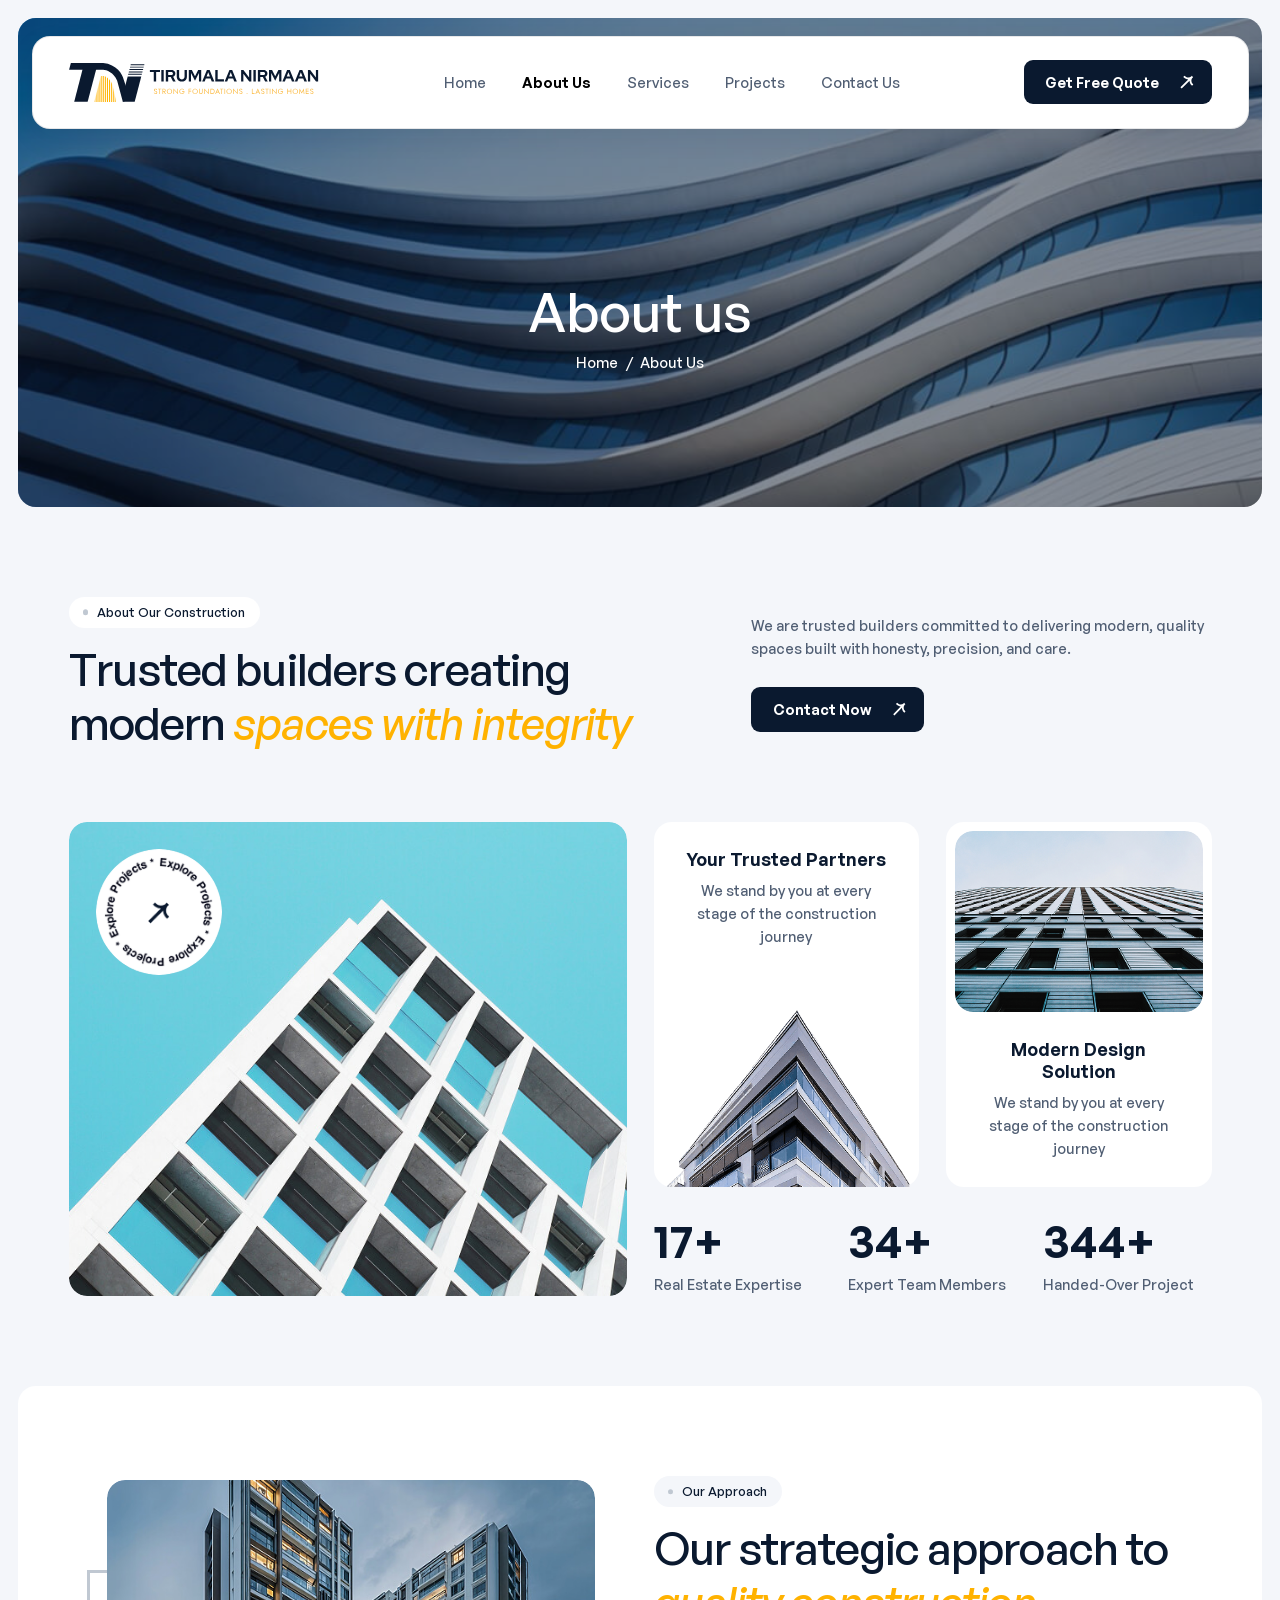
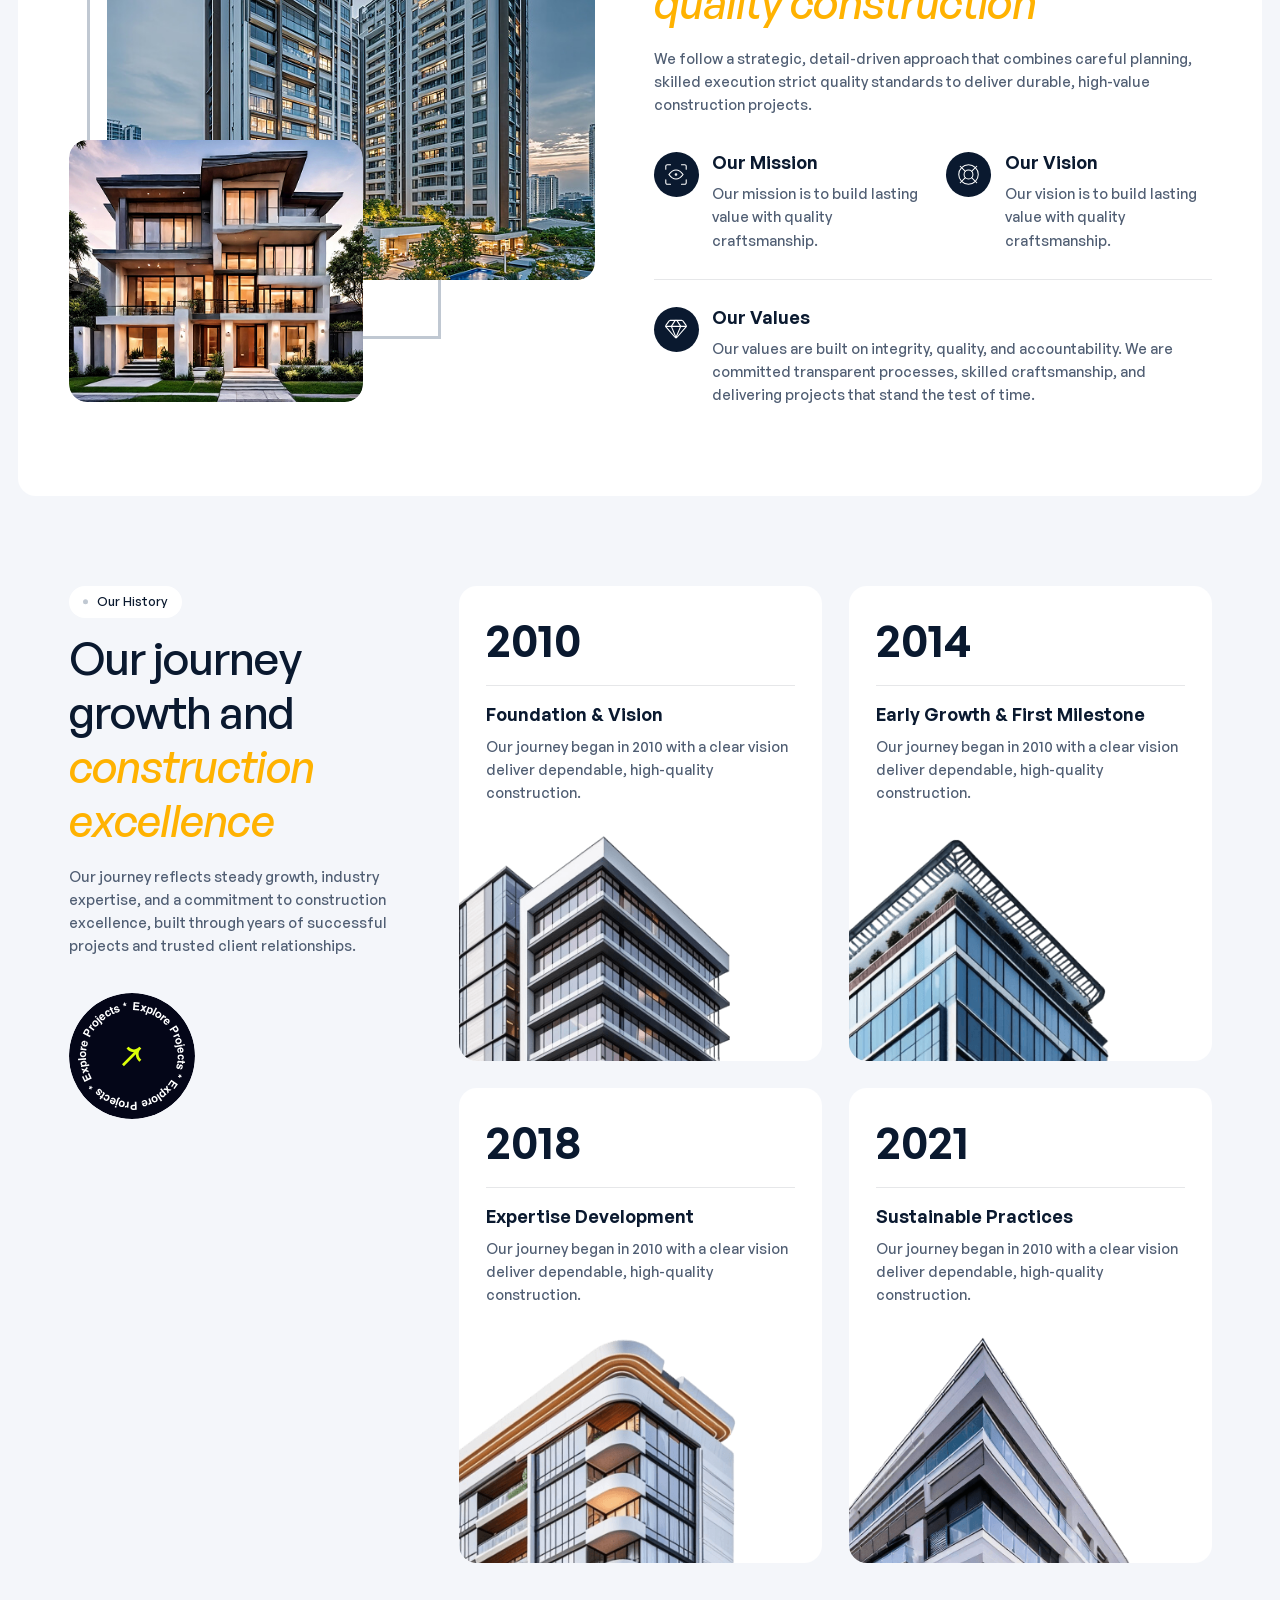
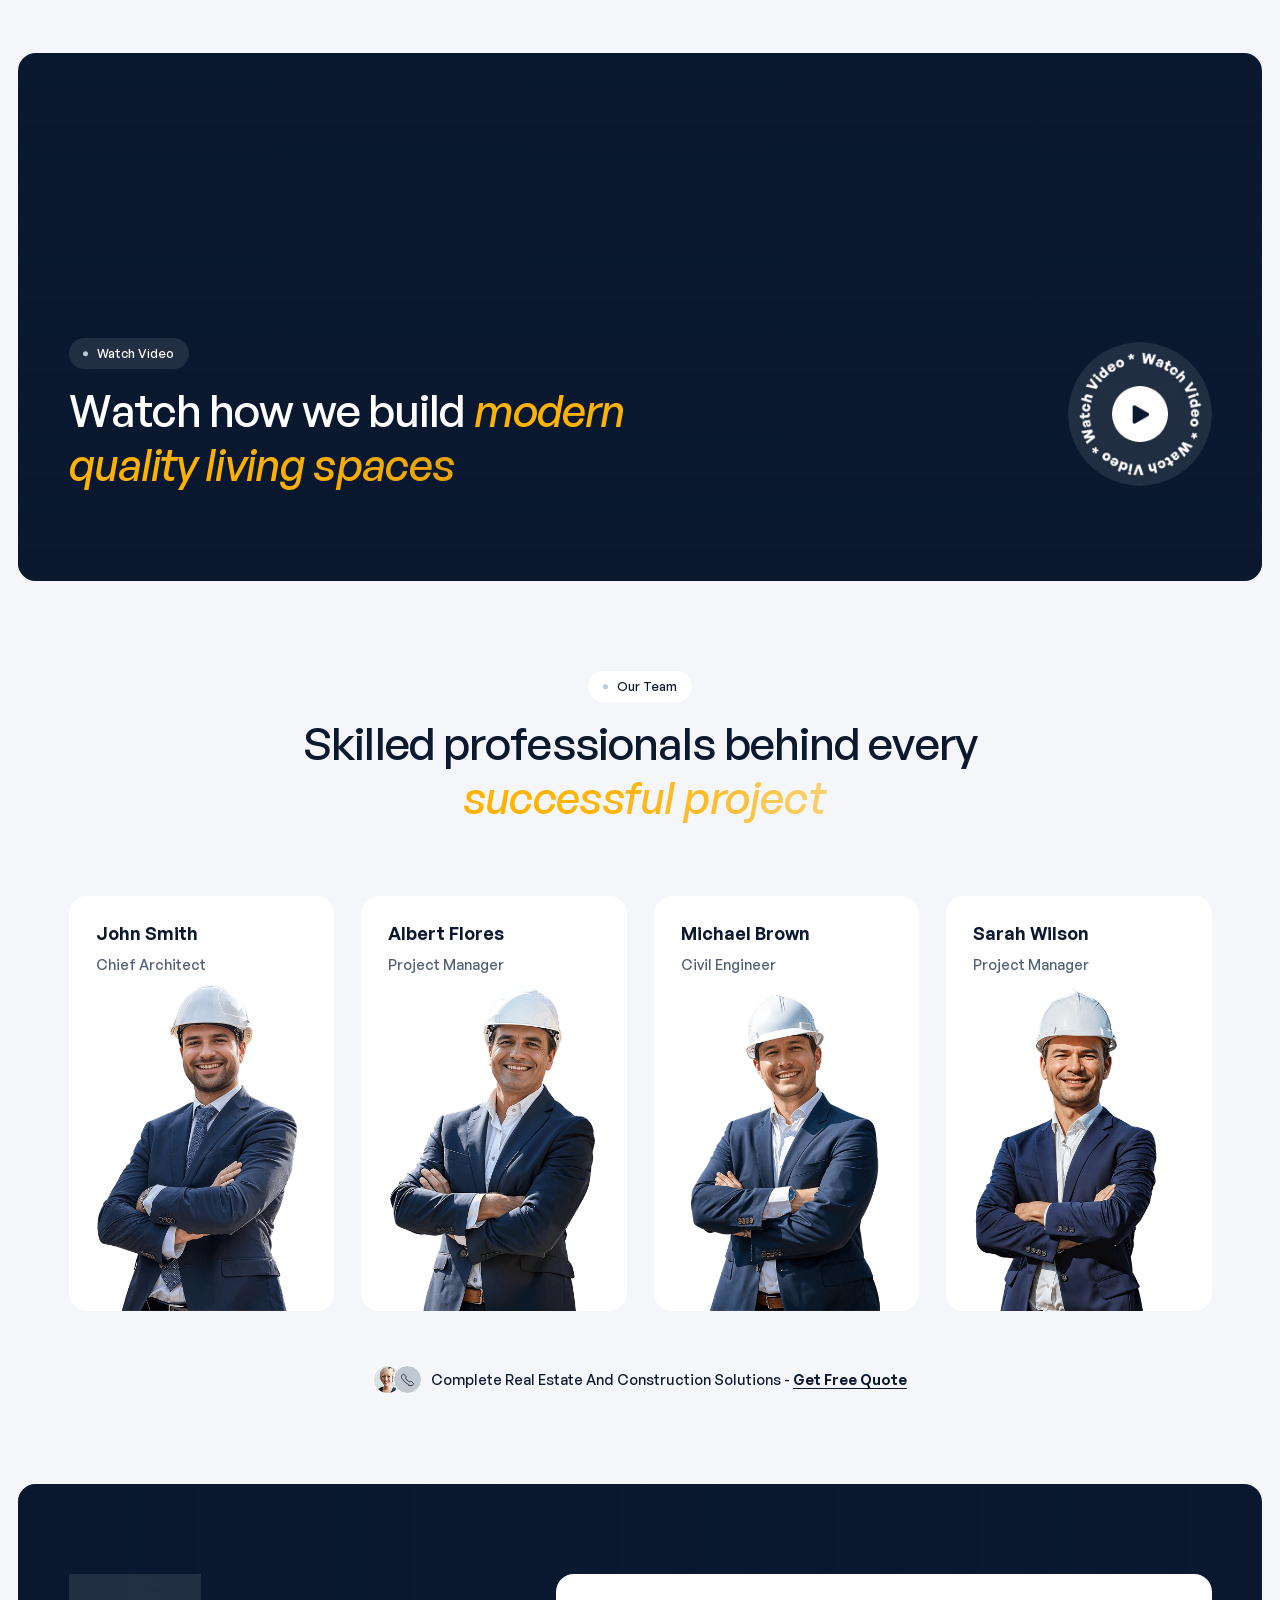
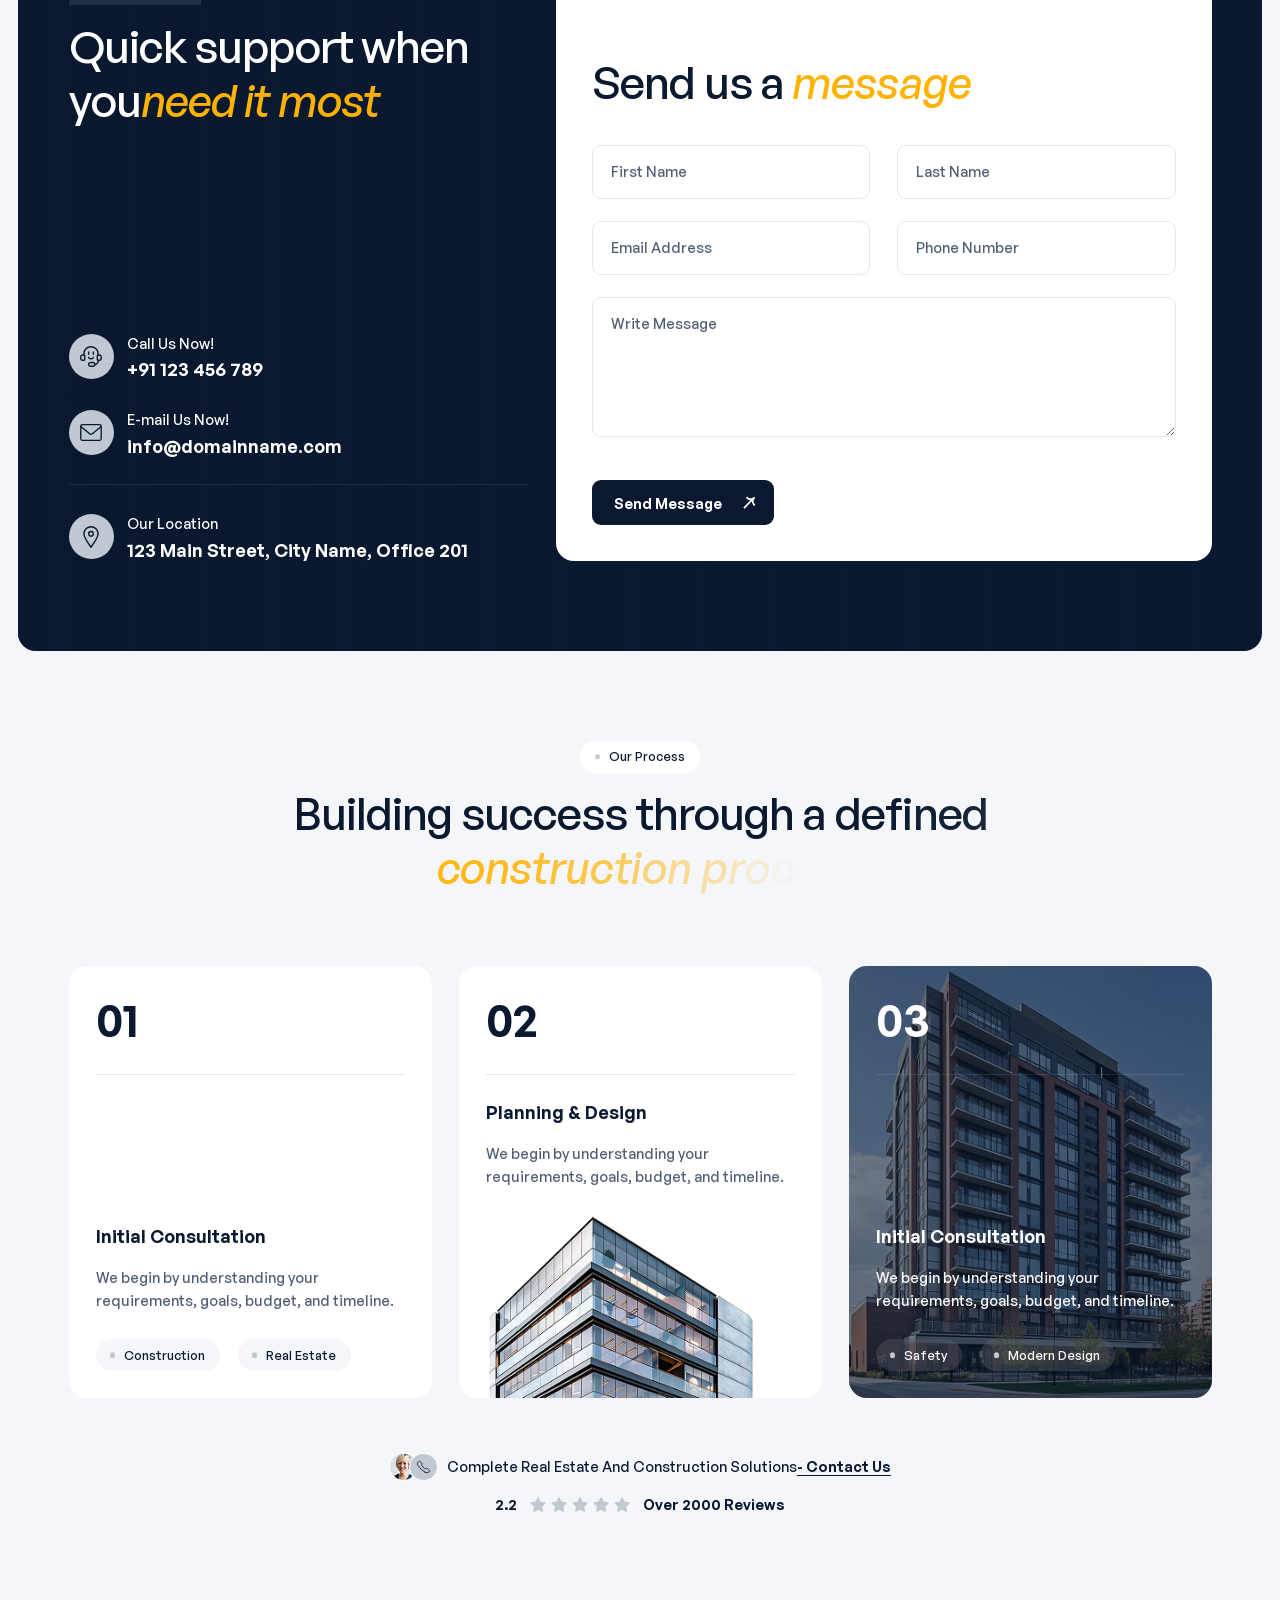
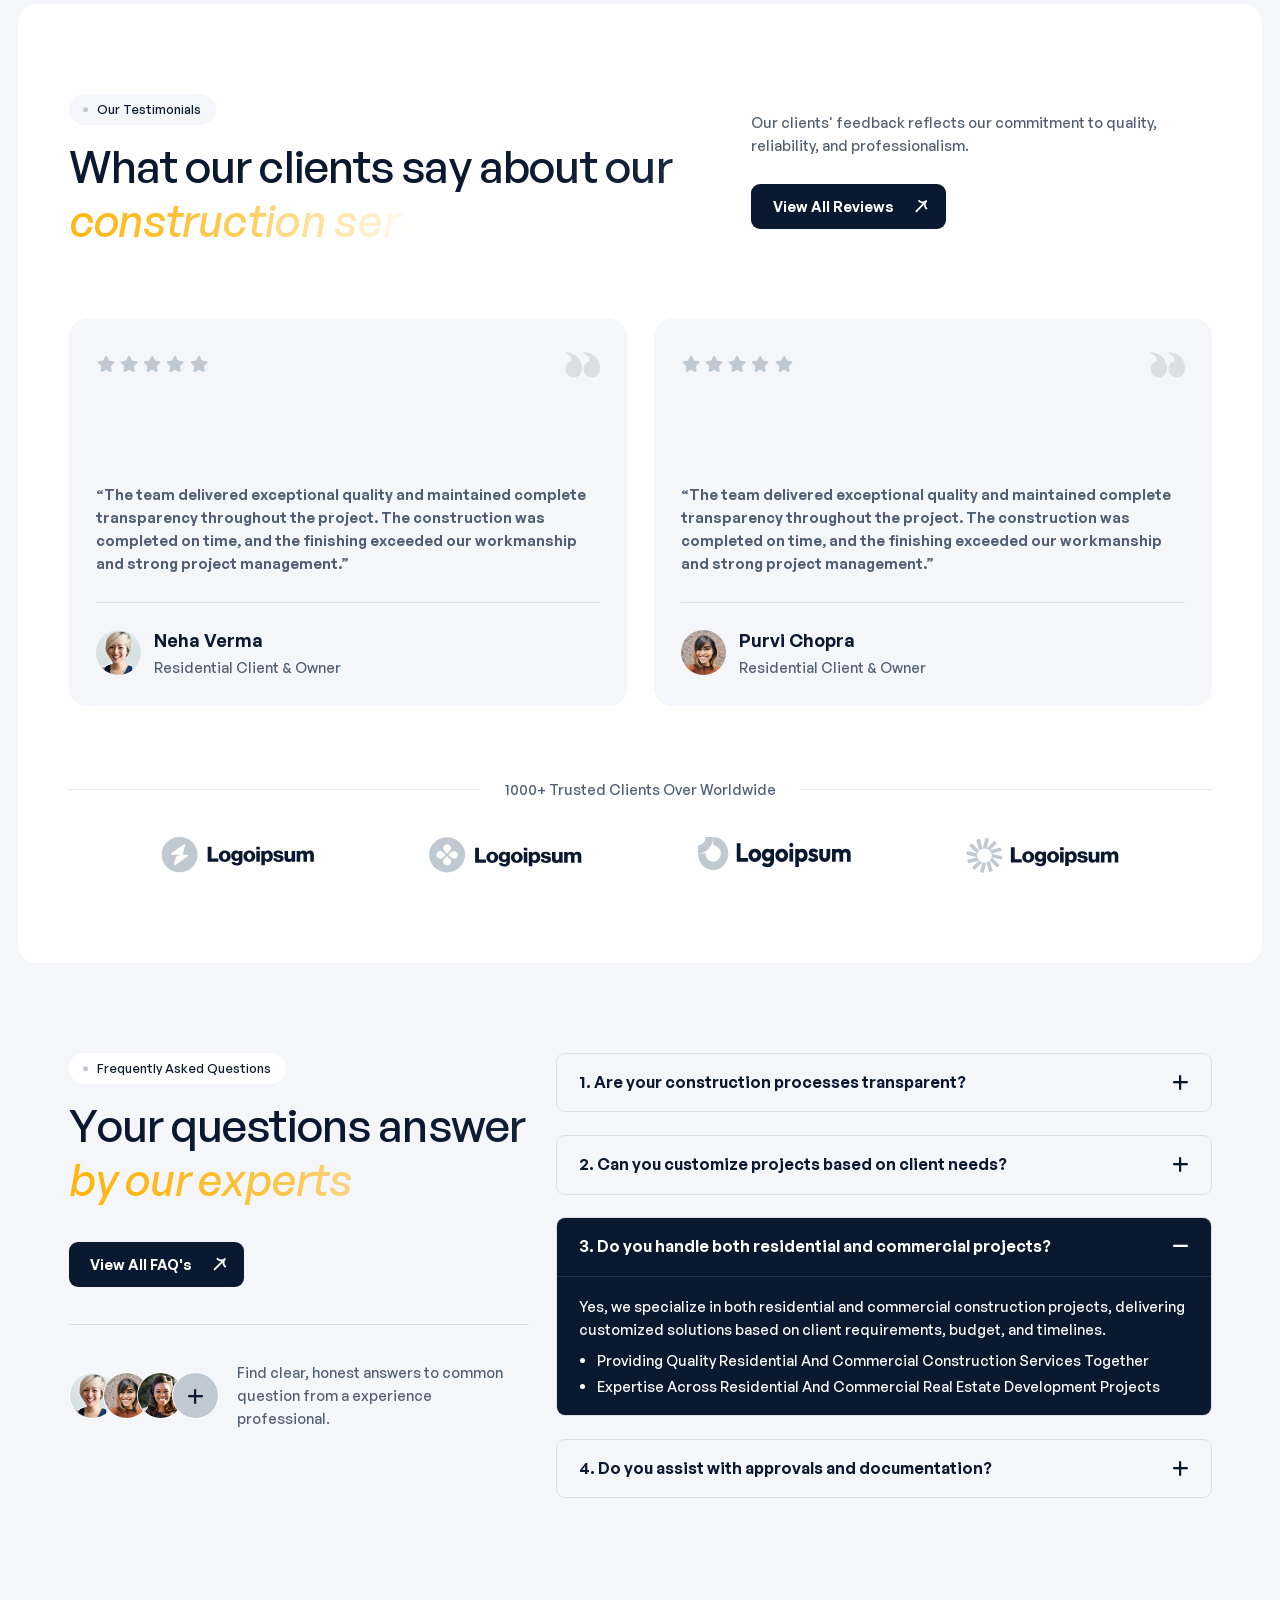
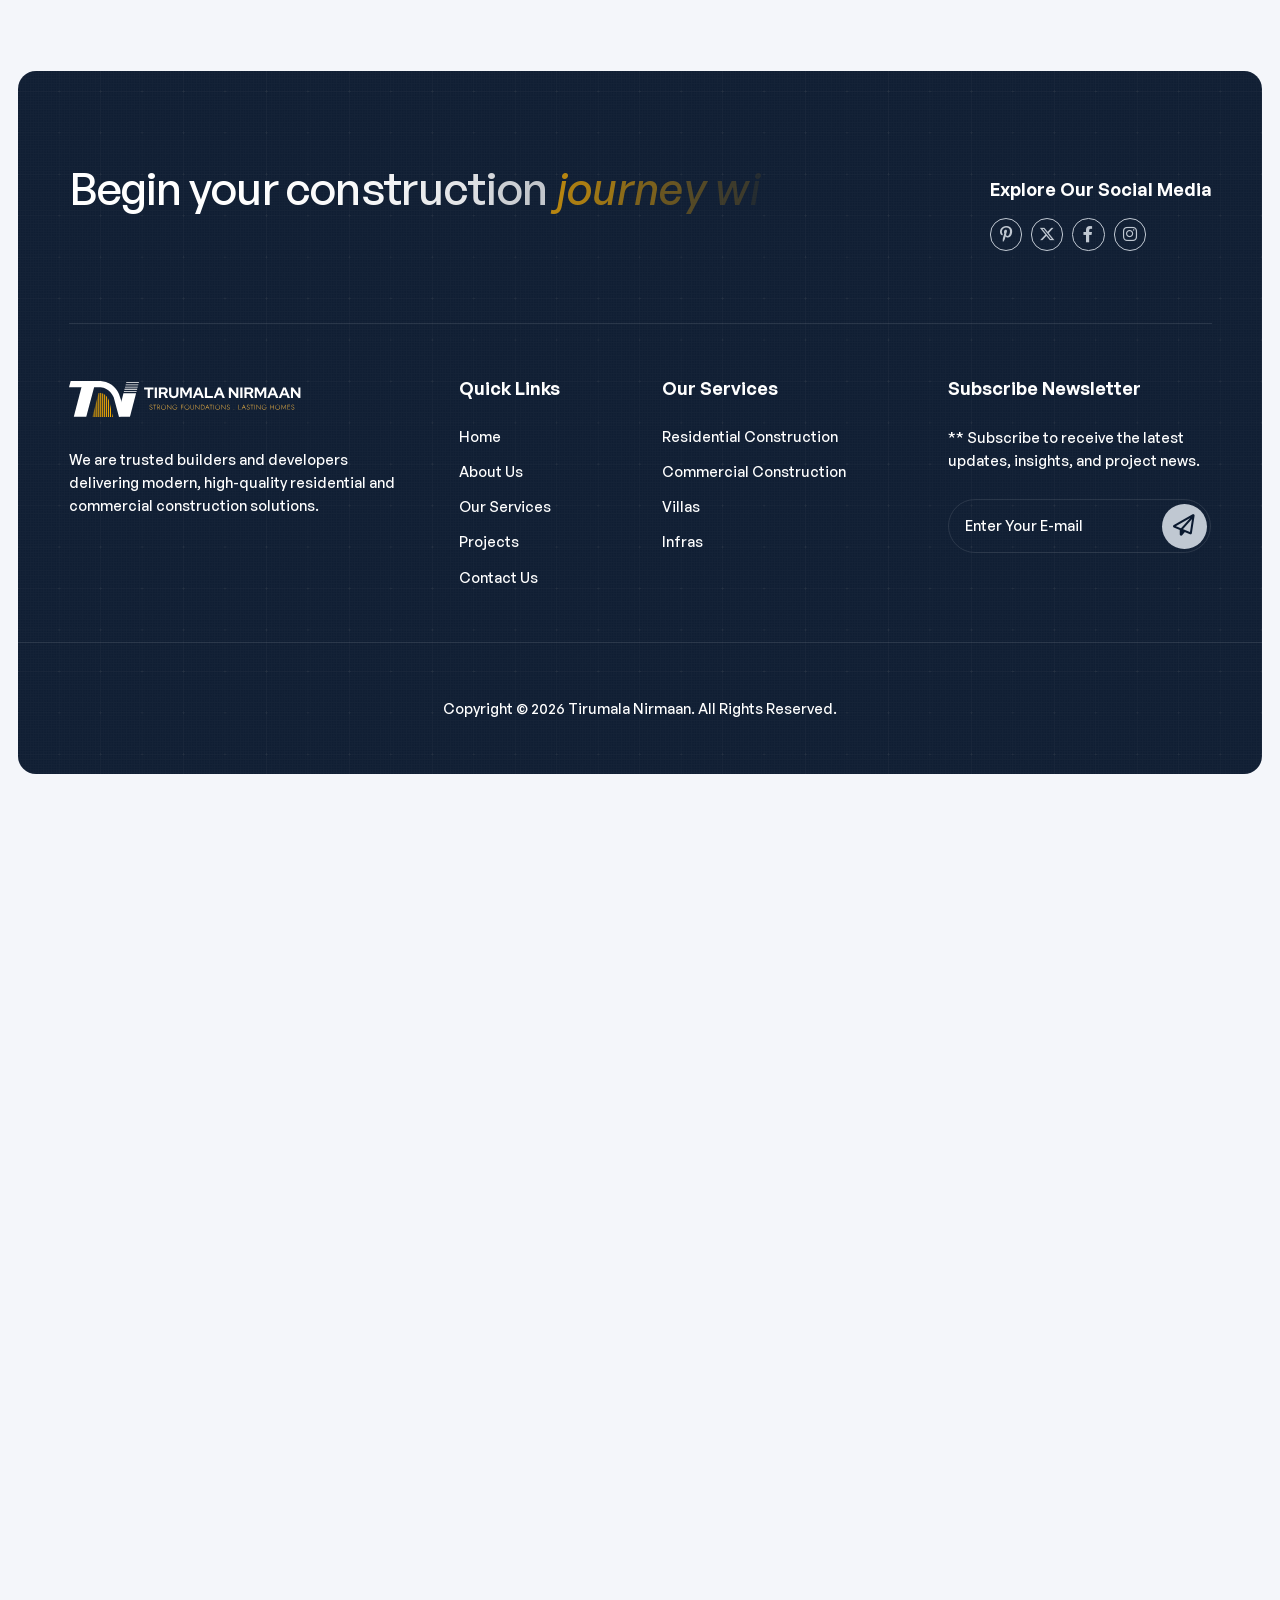
<file: about-us.html>
<!DOCTYPE html><html lang="zxx"><head>
	<!-- Meta -->
	<meta charset="utf-8">
	<meta http-equiv="X-UA-Compatible" content="IE=edge">
	<meta name="viewport" content="width=device-width, initial-scale=1.0, maximum-scale=1">
	<meta name="description" content="">
	<meta name="keywords" content="">
	<meta name="author" content="AwaikenThemes">
	<!-- Page Title -->
    <title>Tirumala Nirmaan - About Us</title>
	<!-- Favicon Icon -->
	<link rel="shortcut icon" type="image/x-icon" href="images/favicon.svg">
    <!-- Custom Fonts Css-->
	<link href="css/fonts.css" rel="stylesheet" media="screen">
	<!-- Bootstrap Css -->
	<link href="css/bootstrap.min.css" rel="stylesheet" media="screen">
	<!-- SlickNav Css -->
	<link href="css/slicknav.min.css" rel="stylesheet">
	<!-- Swiper Css -->
	<link rel="stylesheet" href="css/swiper-bundle.min.css">
	<!-- Font Awesome Icon Css-->
	<link href="css/all.min.css" rel="stylesheet" media="screen">
	<!-- Animated Css -->
	<link href="css/animate.css" rel="stylesheet">
    <!-- Magnific Popup Core Css File -->
	<link rel="stylesheet" href="css/magnific-popup.css">
	<!-- Mouse Cursor Css File -->
	<link rel="stylesheet" href="css/mousecursor.css">
	<!-- Main Custom Css -->
	<link href="css/custom.css" rel="stylesheet" media="screen">
</head>
<body>

    <!-- Preloader Start -->
	<div class="preloader">
		<div class="loading-container">
			<div class="loading"></div>
			<div id="loading-icon"><img src="images/loader.svg" alt=""></div>
		</div>
	</div>
	<!-- Preloader End -->

    <!-- Header Start -->
	<header class="main-header">
		<div class="header-sticky bg-section">
			<nav class="navbar navbar-expand-lg">
				<div class="container">
					<!-- Logo Start -->
					<a class="navbar-brand" href="index.html">
						<img src="images/logo.svg" alt="Tirumala Nirmaan">
					</a>
					<!-- Logo End -->

                    <!-- Main Menu Start -->
                    <div class="collapse navbar-collapse main-menu">
                        <div class="nav-menu-wrapper">
                            <ul class="navbar-nav mr-auto" id="menu">
                                <li class="nav-item"><a class="nav-link" href="index.html#home">Home</a></li>
                                <li class="nav-item"><a class="nav-link active" href="about-us.html">About Us</a></li>
                                <li class="nav-item"><a class="nav-link" href="services.html">Services</a></li>
                                <li class="nav-item"><a class="nav-link" href="projects.html">Projects</a></li>
                                <li class="nav-item"><a class="nav-link" href="contact-us.html">Contact Us</a></li>
                            </ul>
                        </div>
                        
                        <!-- Header Btn Start -->
                        <div class="header-btn">
                            <a href="contact-us.html" class="btn-default">Get Free Quote</a>
                        </div>
                        <!-- Header Btn End -->
                    </div>
					<!-- Main Menu End -->
					<div class="navbar-toggle"></div>
				</div>
			</nav>
			<div class="responsive-menu"></div>
		</div>
	</header>
	<!-- Header End -->

    <!-- Page Header Section Start -->
    <div class="page-header bg-section parallaxie">
        <div class="container">
            <div class="row">
                <div class="col-lg-12">
                    <!-- Page Header Box Start -->
                    <div class="page-header-box">
                        <h1 class="text-anime-style-2" data-cursor="-opaque">About us</h1>
                        <nav class="wow fadeInUp">
                            <ol class="breadcrumb">
                                <li class="breadcrumb-item"><a href="./">Home</a></li>
                                <li class="breadcrumb-item"><a href="about-us.html">About Us</a></li>
                            </ol>
                        </nav>
                    </div>
                    <!-- Page Header Box End -->
                </div>
            </div>
        </div>
    </div>
    <!-- Page Header Section End -->

    <!-- About US Section Start -->
    <div class="about-us">
        <div class="container">
            <div class="row section-row align-items-center">
                <div class="col-xl-7">
                    <!-- Section Title Start -->
                    <div class="section-title">
                        <span class="section-sub-title wow fadeInUp">About Our Construction</span>
                        <h2 class="text-anime-style-2" data-cursor="-opaque">Trusted builders creating modern <span>spaces with integrity</span></h2>
                    </div>
                    <!-- Section Title End -->
                </div>

                <div class="col-xl-5">
                    <!-- Section Content Button Start -->
                    <div class="section-content-btn">
                        <!-- Section Title Content Start -->
                        <div class="section-title-content wow fadeInUp" data-wow-delay="0.1s">
                            <p>We are trusted builders committed to delivering modern, quality spaces built with honesty, precision, and care.</p>
                        </div>
                        <!-- Section Title Content End -->
    
                        <!-- Section Button Start -->
                        <div class="section-btn wow fadeInUp" data-wow-delay="0.15s">
                            <a href="contact-us.html" class="btn-default">Contact Now</a>
                        </div>
                        <!-- Section Button End -->
                    </div>   
                    <!-- Section Content Button End -->
                </div>
            </div>

            <div class="row">
                <div class="col-xl-6">
                    <!-- About US Image Box Start -->
                    <div class="about-us-image-box wow fadeInUp">
                        <!-- About Us Image Start -->
                        <div class="about-us-image">
                            <figure class="image-anime">
                                <img src="images/about/about-us-image.jpg" alt="">
                            </figure>
                        </div>
                        <!-- About Us Image End -->

                        <!-- About Us Circle Start -->
                        <div class="about-us-circle">
                            <a href="projects.html">
                                <img src="images/icons/circle-project.png" alt="">
                            </a>
                        </div>
                        <!-- About Us Circle End -->
                    </div>
                    <!-- About Us Image Box End -->
                </div>

                <div class="col-xl-6">
                    <!-- About Us Content Box Start -->
                    <div class="about-us-content-box wow fadeInUp" data-wow-delay="0.1s">
                        <!-- About Us Item List Start -->
                        <div class="about-us-item-list">
                            <!-- About Us Item Start -->
                            <div class="about-us-item box-1">
                                <!-- About Us Item Content Start -->
                                <div class="about-us-item-content">
                                    <h3>Your Trusted Partners</h3>
                                    <p>We stand by you at every stage of the construction journey</p>
                                </div>
                                <!-- About Us Item Content End -->

                                <!-- About Us Item Image Start -->
                                <div class="about-us-item-image">
                                    <figure>
                                        <img src="images/about/about-us-item-image-1.png" alt="">
                                    </figure>
                                </div>
                                <!-- About Us Item Image End -->
                            </div>
                            <!-- About Us Item End -->

                            <!-- About Us Item Start -->
                            <div class="about-us-item box-2">
                                <!-- About Us Item Content Start -->
                                <div class="about-us-item-content">
                                    <h3>Modern Design Solution</h3>
                                    <p>We stand by you at every stage of the construction journey</p>
                                </div>
                                <!-- About Us Item Content End -->

                                <!-- About Us Item Image Start -->
                                <div class="about-us-item-image">
                                    <figure class="image-anime">
                                        <img src="images/about/about-us-item-image-2.jpg" alt="">
                                    </figure>
                                </div>
                                <!-- About Us Item Image End -->
                            </div>
                            <!-- About Us Item End -->
                        </div>
                        <!-- About Us Item List End -->

                        <!-- About Counter List Start -->
                        <div class="about-counter-item-list">
                            <!-- About Counter Item Start -->
                            <div class="about-counter-item">
                                <h2><span class="counter">25</span>+</h2>
                                <p>Real Estate Expertise</p>
                            </div>
                            <!-- About Counter Item End -->

                            <!-- About Counter Item Start -->
                            <div class="about-counter-item">
                                <h2><span class="counter">50</span>+</h2>
                                <p>Expert Team Members</p>
                            </div>
                            <!-- About Counter Item End -->

                            <!-- About Counter Item Start -->
                            <div class="about-counter-item">
                                <h2><span class="counter">500</span>+</h2>
                                <p>Handed-Over Project</p>
                            </div>
                            <!-- About Counter Item End -->
                        </div>
                        <!-- About Counter List End -->
                    </div>
                    <!-- About Us Content Box End -->
                </div>
            </div>
        </div>
    </div>
    <!-- About US Section End -->

    <!-- Our Approach Section Start -->
    <div class="our-approach bg-section">
        <div class="container">
            <div class="row align-items-center">
                <div class="col-xl-6">
                    <!-- Our Approach Images Start -->
                    <div class="our-approach-images">
                        <!-- Our Approach Image Box-1 Start -->
                        <div class="our-approach-image-box-1">
                            <!-- Our Approach Image Start -->
                            <div class="our-approach-image">
                                <figure class="image-anime">
                                    <img src="images/about/our-approach-image-1.jpg" alt="">
                                </figure>
                            </div> 
                            <!-- Our Approach Image End -->
                        </div>
                        <!-- Our Approach Image Box-1 End -->

                        <!-- Our Approach Image Box-2 Start -->
                        <div class="our-approach-image-box-2">
                            <!-- Our Approach Image Start -->
                            <div class="our-approach-image">
                                <figure class="image-anime">
                                    <img src="images/about/our-approach-image-2.jpg" alt="">
                                </figure>
                            </div> 
                            <!-- Our Approach Image End -->
                        </div>
                        <!-- Our Approach Image Box-2 End -->
                    </div>
                    <!-- Our Approach Images End -->
                </div>

                <div class="col-xl-6">
                    <!-- Our Approach Content Start -->
                    <div class="our-approach-content">
                        <!-- Section Title Start -->
                        <div class="section-title">
                            <span class="section-sub-title wow fadeInUp">Our Approach</span>
                            <h2 class="text-anime-style-2" data-cursor="-opaque">Our strategic approach to <span>quality construction</span></h2>
                            <p class="wow fadeInUp" data-wow-delay="0.1s">We follow a strategic, detail-driven approach that combines careful planning, skilled execution strict quality standards to deliver durable, high-value construction projects.</p>
                        </div>
                        <!-- Section Title End -->

                        <!-- Our Approach Item Box Start -->
                        <div class="approach-item-box">
                            <!-- Our Approach Item Start -->
                            <div class="approach-item wow fadeInUp">
                                <div class="icon-box">
                                    <img src="images/icons/icon-approach-item-1.svg" alt="">
                                </div>
                                <div class="approach-item-content">
                                    <h3>Our Mission</h3>
                                    <p>Our mission is to build lasting value with quality craftsmanship.</p>
                                </div>
                            </div>
                            <!-- Our Approach Item End -->

                            <!-- Our Approach Item Start -->
                            <div class="approach-item wow fadeInUp" data-wow-delay="0.1s">
                                <div class="icon-box">
                                    <img src="images/icons/icon-approach-item-2.svg" alt="">
                                </div>
                                <div class="approach-item-content">
                                    <h3>Our Vision</h3>
                                    <p>Our vision is to build lasting value with quality craftsmanship.</p>
                                </div>
                            </div>
                            <!-- Our Approach Item End -->

                            <!-- Our Approach Item Start -->
                            <div class="approach-item wow fadeInUp" data-wow-delay="0.1s">
                                <div class="icon-box">
                                    <img src="images/icons/icon-approach-item-3.svg" alt="">
                                </div>
                                <div class="approach-item-content">
                                    <h3>Our Values</h3>
                                    <p>Our values are built on integrity, quality, and accountability. We are committed transparent processes, skilled craftsmanship, and delivering projects that stand the test of time.</p>
                                </div>
                            </div>
                            <!-- Our Approach Item End -->
                        </div>
                        <!-- Our Approach Item Box End -->
                    </div>
                    <!-- Our Approach Content End -->
                </div>
            </div>
        </div>
    </div>
    <!-- Our Approach Section End -->

    <!-- Our History Section Start -->
    <div class="our-history">
        <div class="container">
            <div class="row">
                <div class="col-xl-4">
                    <!-- Our History Content Start -->
                    <div class="our-history-content">
                        <!-- Section Title Start -->
                        <div class="section-title">
                            <span class="section-sub-title wow fadeInUp">Our History</span>
                            <h2 class="text-anime-style-2" data-cursor="-opaque">Our journey growth and <span>construction excellence</span></h2>
                            <p class="wow fadeInUp" data-wow-delay="0.1s">Our journey reflects steady growth, industry expertise, and a commitment to construction excellence, built through years of successful projects and trusted client relationships.</p>
                        </div>
                        <!-- Section Title End -->

                        <!-- Explore Project Circle Start -->
                        <div class="explore-project-circle wow fadeInUp" data-wow-delay="0.15s">
                            <a href="projects.html">
                                <img src="images/icons/explore-project-circle-accent.svg" alt="">
                            </a>
                        </div>
                        <!-- Explore Project Circle End -->
                    </div>
                    <!-- Our History Content End -->
                </div>

                <div class="col-xl-8">
                    <!-- History Item List Start -->
                    <div class="history-item-list">
                        <!-- History Item Start -->
                        <div class="history-item wow fadeInUp">
                            <!-- History Item Header Start -->
                            <div class="history-item-header">
                                <h2>2010</h2>
                                <div class="history-item-content">
                                    <h3>Foundation &amp; Vision</h3>
                                    <p>Our journey began in 2010 with a clear vision deliver dependable, high-quality construction.</p>
                                </div>
                            </div>
                            <!-- History Item Header End -->

                            <!-- History Item Image Start -->
                            <div class="history-item-image">
                                <figure>
                                    <img src="images/about/our-history-image-1.png" alt="">
                                </figure>
                            </div>
                            <!-- History Item Image End -->
                        </div>
                        <!-- History Item End -->

                        <!-- History Item Start -->
                        <div class="history-item wow fadeInUp" data-wow-delay="0.1s">
                            <!-- History Item Header Start -->
                            <div class="history-item-header">
                                <h2>2014</h2>
                                <div class="history-item-content">
                                    <h3>Early Growth &amp; First Milestone</h3>
                                    <p>Our journey began in 2010 with a clear vision deliver dependable, high-quality construction.</p>
                                </div>
                            </div>
                            <!-- History Item Header End -->

                            <!-- History Item Image Start -->
                            <div class="history-item-image">
                                <figure>
                                    <img src="images/about/our-history-image-2.png" alt="">
                                </figure>
                            </div>
                            <!-- History Item Image End -->
                        </div>
                        <!-- History Item End -->

                        <!-- History Item Start -->
                        <div class="history-item wow fadeInUp" data-wow-delay="0.15s">
                            <!-- History Item Header Start -->
                            <div class="history-item-header">
                                <h2>2018</h2>
                                <div class="history-item-content">
                                    <h3>Expertise Development</h3>
                                    <p>Our journey began in 2010 with a clear vision deliver dependable, high-quality construction.</p>
                                </div>
                            </div>
                            <!-- History Item Header End -->

                            <!-- History Item Image Start -->
                            <div class="history-item-image">
                                <figure>
                                    <img src="images/about/our-history-image-3.png" alt="">
                                </figure>
                            </div>
                            <!-- History Item Image End -->
                        </div>
                        <!-- History Item End -->

                        <!-- History Item Start -->
                        <div class="history-item wow fadeInUp" data-wow-delay="0.1s">
                            <!-- History Item Header Start -->
                            <div class="history-item-header">
                                <h2>2021</h2>
                                <div class="history-item-content">
                                    <h3>Sustainable Practices</h3>
                                    <p>Our journey began in 2010 with a clear vision deliver dependable, high-quality construction.</p>
                                </div>
                            </div>
                            <!-- History Item Header End -->

                            <!-- History Item Image Start -->
                            <div class="history-item-image">
                                <figure>
                                    <img src="images/about/our-history-image-4.png" alt="">
                                </figure>
                            </div>
                            <!-- History Item Image End -->
                        </div>
                        <!-- History Item End -->
                    </div>
                    <!-- History Item List End -->
                </div>
            </div>
        </div>
    </div>
    <!-- Our History Section End -->

    <!-- Intro Video Start -->
    <div class="intro-video bg-section dark-section parallaxie">
        <div class="container">
            <div class="row align-items-center">
                <div class="col-xl-7 col-md-9">
                    <!-- Intro Video Content Start -->
                    <div class="intro-video-content">
                        <!-- Section Title Start -->
                        <div class="section-title">
                            <span class="section-sub-title wow fadeInUp">Watch Video</span>
                            <h2 class="text-anime-style-2" data-cursor="-opaque">Watch how we build <span>modern quality living spaces</span></h2>
                        </div>
                        <!-- Section Title End -->
                    </div>
                    <!-- Intro Video Content End -->
                </div>

                <div class="col-xl-5 col-md-3">
                    <!-- Watch Video Circle Start -->
                    <div class="watch-video-circle">
                        <a href="https://www.youtube.com/watch?v=Y-x0efG1seA" class="popup-video" data-cursor-text="Play">
                            <img src="images/icons/watch-video-circle.png" alt="">
                        </a> 
                    </div>     
                    <!-- Watch Video Circle End -->
                </div>
            </div>
        </div>
    </div>
    <!-- Intro Video End -->

    <!-- Our Team Section Start -->
    <div class="our-team">
        <div class="container">
            <div class="row section-row">
                <div class="col-lg-12">
                    <!-- Section Title Start -->
                    <div class="section-title section-title-center">
                        <span class="section-sub-title wow fadeInUp">Our Team</span>
                        <h2 class="text-anime-style-2" data-cursor="-opaque">Skilled professionals behind every <span>successful project</span></h2>
                    </div>
                    <!-- Section Title End -->
                </div>
            </div>

            <div class="row">
                <div class="col-xl-3 col-md-6">
                    <!-- Team Item Start -->
                    <div class="team-item wow fadeInUp">
                        <!-- Team Item Contnet Start -->
                        <div class="team-item-content">
                            <h2><a href="#">John Smith</a></h2>
                            <p>Chief Architect</p>
                        </div>
                        <!-- Team Item Contnet End -->

                        <!-- Team Item Image Start -->
                        <div class="team-item-image">
                            <figure>
                                <img src="images/team/team-1.png" alt="">
                            </figure>
                        </div>
                        <!-- Team Item Image End -->

                        <!-- Team Social List Start -->
                        <div class="team-social-list">
                            <ul>
                                <li><a href="#" class="social-icon"><i class="fa-brands fa-pinterest-p"></i></a></li>
                                <li><a href="#" class="social-icon"><i class="fa-brands fa-x-twitter"></i></a></li>
                                <li><a href="#" class="social-icon"><i class="fa-brands fa-facebook-f"></i></a></li>
                                <li><a href="#" class="social-icon"><i class="fa-brands fa-instagram"></i></a></li>
                            </ul>
                        </div>
                        <!-- Team Social List End -->
                    </div>
                    <!-- Team Item End -->
                </div>

                <div class="col-xl-3 col-md-6">
                    <!-- Team Item Start -->
                    <div class="team-item wow fadeInUp" data-wow-delay="0.1s">
                        <!-- Team Item Contnet Start -->
                        <div class="team-item-content">
                            <h2><a href="#">Albert Flores</a></h2>
                            <p>Project Manager</p>
                        </div>
                        <!-- Team Item Contnet End -->

                        <!-- Team Item Image Start -->
                        <div class="team-item-image">
                            <figure>
                                <img src="images/team/team-2.png" alt="">
                            </figure>
                        </div>
                        <!-- Team Item Image End -->

                        <!-- Team Social List Start -->
                        <div class="team-social-list">
                            <ul>
                                <li><a href="#" class="social-icon"><i class="fa-brands fa-pinterest-p"></i></a></li>
                                <li><a href="#" class="social-icon"><i class="fa-brands fa-x-twitter"></i></a></li>
                                <li><a href="#" class="social-icon"><i class="fa-brands fa-facebook-f"></i></a></li>
                                <li><a href="#" class="social-icon"><i class="fa-brands fa-instagram"></i></a></li>
                            </ul>
                        </div>
                        <!-- Team Social List End -->
                    </div>
                    <!-- Team Item End -->
                </div>

                <div class="col-xl-3 col-md-6">
                    <!-- Team Item Start -->
                    <div class="team-item wow fadeInUp" data-wow-delay="0.15s">
                        <!-- Team Item Contnet Start -->
                        <div class="team-item-content">
                            <h2><a href="#">Michael Brown</a></h2>
                            <p>Civil Engineer</p>
                        </div>
                        <!-- Team Item Contnet End -->

                        <!-- Team Item Image Start -->
                        <div class="team-item-image">
                            <figure>
                                <img src="images/team/team-3.png" alt="">
                            </figure>
                        </div>
                        <!-- Team Item Image End -->

                        <!-- Team Social List Start -->
                        <div class="team-social-list">
                            <ul>
                                <li><a href="#" class="social-icon"><i class="fa-brands fa-pinterest-p"></i></a></li>
                                <li><a href="#" class="social-icon"><i class="fa-brands fa-x-twitter"></i></a></li>
                                <li><a href="#" class="social-icon"><i class="fa-brands fa-facebook-f"></i></a></li>
                                <li><a href="#" class="social-icon"><i class="fa-brands fa-instagram"></i></a></li>
                            </ul>
                        </div>
                        <!-- Team Social List End -->
                    </div>
                    <!-- Team Item End -->
                </div>

                <div class="col-xl-3 col-md-6">
                    <!-- Team Item Start -->
                    <div class="team-item wow fadeInUp" data-wow-delay="0.1s">
                        <!-- Team Item Contnet Start -->
                        <div class="team-item-content">
                            <h2><a href="#">Sarah Wilson</a></h2>
                            <p>Project Manager</p>
                        </div>
                        <!-- Team Item Contnet End -->

                        <!-- Team Item Image Start -->
                        <div class="team-item-image">
                            <figure>
                                <img src="images/team/team-4.png" alt="">
                            </figure>
                        </div>
                        <!-- Team Item Image End -->

                        <!-- Team Social List Start -->
                        <div class="team-social-list">
                            <ul>
                                <li><a href="#" class="social-icon"><i class="fa-brands fa-pinterest-p"></i></a></li>
                                <li><a href="#" class="social-icon"><i class="fa-brands fa-x-twitter"></i></a></li>
                                <li><a href="#" class="social-icon"><i class="fa-brands fa-facebook-f"></i></a></li>
                                <li><a href="#" class="social-icon"><i class="fa-brands fa-instagram"></i></a></li>
                            </ul>
                        </div>
                        <!-- Team Social List End -->
                    </div>
                    <!-- Team Item End -->
                </div>

                <div class="col-lg-12">
                    <!-- Section Footer Text Start -->
                    <div class="section-footer-text section-satisfy-img wow fadeInUp" data-wow-delay="0.15s">
                        <!-- Satisfy Client Images Start -->
                        <div class="satisfy-client-images">
                            <div class="satisfy-client-image">
                                <figure class="image-anime">
                                    <img src="images/team/author-1.jpg" alt="">
                                </figure>
                            </div>
                            <div class="satisfy-client-image add-more">
                                <img src="images/icons/icon-phone-primary.svg" alt="">
                            </div>
                        </div>
                        <!-- Satisfy Client Images End -->    
                        <p>Complete Real Estate And Construction Solutions - <a href="contact-us.html">Get Free Quote</a></p>
                    </div>
                    <!-- Section Footer Text End -->
                </div>
            </div>
        </div>
    </div>
    <!-- Our Team Section End -->

    <!-- Cta Box Section Start -->
    <div class="cta-box bg-section dark-section parallaxie">
        <div class="container">
            <div class="row">
                <div class="col-xl-5">
                    <!-- Cta Box Content Start -->
                    <div class="cta-box-content">
                        <!-- Cta Box Content Header Start -->
                        <div class="cta-box-content-header">
                            <!-- Section Title Start -->
                            <div class="section-title">
                                <span class="section-sub-title wow fadeInUp">Quick Support</span>
                                <h2 class="text-anime-style-2" data-cursor="-opaque">Quick support when you<span>need it most</span></h2>
                            </div>
                            <!-- Section Title End -->
                        </div>
                        <!-- Cta Box Content Header End -->

                        <!-- Cta Box Contact Details Start -->
                        <div class="cta-box-contact-details wow fadeInUp" data-wow-delay="0.1s">
                            <!-- Cta Box Item Box Start -->
                            <div class="cta-item-box-list">
                                <!-- Cta Box Item Start -->
                                <div class="cta-box-item">
                                    <div class="icon-box">
                                        <img src="images/icons/icon-cta-box-item-1.svg" alt="">
                                    </div>
                                    <div class="cta-box-item-content">
                                        <p>Call Us Now!</p>
                                        <h3><a href="tel:123456789">+91 123 456 789</a></h3>
                                    </div>
                                </div>
                                <!-- Cta Box Item End -->

                                <!-- Cta Box Item Start -->
                                <div class="cta-box-item">
                                    <div class="icon-box">
                                        <img src="images/icons/icon-cta-box-item-2.svg" alt="">
                                    </div>
                                    <div class="cta-box-item-content">
                                        <p>E-mail Us Now!</p>
                                        <h3><a href="mailto:support@domainname.com">info@domainname.com</a></h3>
                                    </div>
                                </div>
                                <!-- Cta Box Item End -->

                                <!-- Cta Location Item Start -->
                                <div class="cta-box-item">
                                    <div class="icon-box">
                                        <img src="images/icons/icon-cta-box-item-3.svg" alt="">
                                    </div>
                                    <div class="cta-box-item-content">
                                        <p>Our Location</p>
                                        <h3>123 Main Street, City Name, Office 201</h3>
                                    </div>
                                </div>
                                <!-- Cta Location Item End -->
                            </div>
                            <!-- Cta Box Item Box End -->                           
                        </div>
                        <!-- Cta Box Contact Details End -->
                    </div>
                    <!-- Cta Box Content End -->
                </div>

                <div class="col-xl-7">
                    <!-- Cta Form Box Start -->
                    <div class="cta-form-box">
                        <!-- Section Title Start -->
                        <div class="section-title">
                            <span class="section-sub-title wow fadeInUp">Get In Toucht</span>
                            <h2 class="text-anime-style-2" data-cursor="-opaque">Send us a <span>message</span></h2>
                        </div>
                        <!-- Section Title End -->

                        <!-- Cta Contact Form Start -->
                        <div class="cta-contact-form">
                            <form id="contactForm" action="#" method="POST" data-toggle="validator" class="wow fadeInUp" data-wow-delay="0.1s">
                                <div class="row">
                                    <div class="form-group col-md-6 mb-4">
                                        <input type="text" name="fname" class="form-control" id="fname" placeholder="First Name" required="">
                                        <div class="help-block with-errors"></div>
                                    </div>
            
                                    <div class="form-group col-md-6 mb-4">
                                        <input type="text" name="lname" class="form-control" id="lname" placeholder="Last Name" required="">
                                        <div class="help-block with-errors"></div>
                                    </div>

                                    <div class="form-group col-md-6 mb-4">
                                        <input type="email" name="email" class="form-control" id="email" placeholder="Email Address" required="">
                                        <div class="help-block with-errors"></div>
                                    </div>

                                    <div class="form-group col-md-6 mb-4">
                                        <input type="text" name="phone" class="form-control" id="phone" placeholder="Phone Number" required="">
                                        <div class="help-block with-errors"></div>
                                    </div>
            
                                    <div class="form-group col-md-12 mb-5">
                                        <textarea name="message" class="form-control" id="message" rows="5" placeholder="Write Message"></textarea>
                                        <div class="help-block with-errors"></div>
                                    </div>
            
                                    <div class="col-lg-12">
                                        <div class="cta-contact-form-btn">
                                            <button type="submit" class="btn-default"><span>Send Message</span></button>
                                            <div id="msgSubmit" class="h3 d-none"></div>
                                        </div>
                                    </div>
                                </div>
                            </form>
                        </div>
                        <!-- Cta Contact Form End -->
                    </div>
                    <!-- Cta Form Box End -->
                </div>
            </div>
        </div>
    </div>
    <!-- Cta Box Section End -->

    <!-- Our Process Section Start -->
    <div class="our-process">
        <div class="container">
            <div class="row section-row">
                <div class="col-lg-12">
                    <!-- Section Title Start -->
                    <div class="section-title section-title-center">
                        <span class="section-sub-title wow fadeInUp">Our Process</span>
                        <h2 class="text-anime-style-2" data-cursor="-opaque">Building success through a defined <span>construction process</span></h2>
                    </div>
                    <!-- Section Title End -->
                </div>
            </div>

            <div class="row">
                <div class="col-xl-4 col-md-6">
                    <!-- Our Process Item Start -->
                    <div class="our-process-item box-1 wow fadeInUp">
                        <!-- Our Process Item Number Start -->
                        <div class="our-process-item-number">
                            <h2>01</h2>
                        </div>
                        <!-- Our Process Item Number End -->

                        <!-- Our Process Item Content Start -->
                        <div class="our-process-item-content">
                            <h3>Initial Consultation</h3>
                            <p>We begin by understanding your requirements, goals, budget, and timeline.</p>  
                            <ul>
                                <li>Construction</li>
                                <li>Real Estate</li>
                            </ul>
                        </div>  
                        <!-- Our Process Item Content End -->
                    </div>
                    <!-- Our Process Item End -->
                </div>

                <div class="col-xl-4 col-md-6">
                    <!-- Our Process Item Start -->
                    <div class="our-process-item box-2 wow fadeInUp" data-wow-delay="0.1s">
                        <!-- Our Process Item Header Start -->
                         <div class="our-process-header">
                            <div class="our-process-item-number">
                                <h2>02</h2>
                            </div>
                            <div class="our-process-item-content">
                                <h3>Planning &amp; Design</h3>
                                <p>We begin by understanding your requirements, goals, budget, and timeline.</p>
                            </div>
                        </div>
                        <!-- Our Process Item Header End -->

                        <!-- Our Process Item Image Start -->
                        <div class="our-process-item-image">
                            <figure>
                                <img src="images/about/our-procces-image-1.png" alt="">
                            </figure>
                        </div>
                        <!-- Our Process Item Image End -->
                    </div>
                    <!-- Our Process Item End -->
                </div>

                <div class="col-xl-4 col-md-6">
                    <!-- Our Process Item Start -->
                    <div class="our-process-item box-3 wow fadeInUp" data-wow-delay="0.15s">
                        <!-- Our Process Item Number Start -->
                        <div class="our-process-item-number">
                            <h2>03</h2>
                        </div>
                        <!-- Our Process Item Number End -->

                        <!-- Our Process Item Content Start -->
                        <div class="our-process-item-content">
                            <h3>Initial Consultation</h3>
                            <p>We begin by understanding your requirements, goals, budget, and timeline.</p>
                            <ul>
                                <li>Safety</li>
                                <li>Modern Design</li>
                            </ul>
                        </div>  
                        <!-- Our Process Item Content End -->
                    </div>
                    <!-- Our Process Item End -->
                </div>

                <div class="col-lg-12">
                    <!-- Section Footer Text Start -->
                    <div class="section-footer-text section-satisfy-img wow fadeInUp" data-wow-delay="0.1s">
                        <!-- Satisfy Client Images Start -->
                        <div class="satisfy-client-images">
                            <div class="satisfy-client-image">
                                <figure class="image-anime">
                                    <img src="images/team/author-1.jpg" alt="">
                                </figure>
                            </div>
                            <div class="satisfy-client-image add-more">
                                <img src="images/icons/icon-phone-primary.svg" alt="">
                            </div>
                        </div>
                        <!-- Satisfy Client Images End -->    
                        <p>Complete Real Estate And Construction Solutions<a href="contact-us.html">- Contact Us</a></p>
                        <ul>
                            <li><span class="counter">4.9</span></li>
                            <li>
                                <i class="fa-solid fa-star"></i>
                                <i class="fa-solid fa-star"></i>
                                <i class="fa-solid fa-star"></i>
                                <i class="fa-solid fa-star"></i>
                                <i class="fa-solid fa-star"></i>
                            </li>
                            <li>Over 2000 Reviews</li>
                        </ul>
                    </div>
                    <!-- Section Footer Text End -->
                </div>
            </div>
        </div>
    </div>
    <!-- Our Process Section End -->

    <!-- Our Testimonials Section Start-->
    <div class="our-testimonials bg-section">
        <div class="container">
             <div class="row section-row align-items-center">
                <div class="col-xl-7">
                    <!-- Section Title Start -->
                    <div class="section-title">
                        <span class="section-sub-title wow fadeInUp">Our Testimonials</span>
                        <h2 class="text-anime-style-2" data-cursor="-opaque">What our clients say about our <span>construction services</span></h2>
                    </div>
                    <!-- Section Title End -->
                </div>

                <div class="col-xl-5">
                    <!-- Section Content Btn Start -->
                    <div class="section-content-btn">
                        <!-- Section Title Content Start -->
                        <div class="section-title-content wow fadeInUp" data-wow-delay="0.1s">
                            <p>Our clients' feedback reflects our commitment to quality, reliability, and professionalism.</p>
                        </div>
                        <!-- Section Title Content End -->
                        
                        <!-- Section Button Start -->
                        <div class="section-btn wow fadeInUp" data-wow-delay="0.15s">
                            <a class="btn-default" href="#testimonials">View All Reviews</a>
                        </div>
                        <!-- Section Button End -->
                    </div>
                    <!-- Section Content Btn End -->
                </div>
            </div>

            <div class="row">
                <div class="col-lg-12">
                    <!-- Testimonial Slider Start -->
                    <div class="testimonial-slider wow fadeInUp">
                        <div class="swiper">
                            <div class="swiper-wrapper" data-cursor-text="Drag">
                                <!-- Testimonial Slide Start -->
                                <div class="swiper-slide">
                                    <!-- Testimonial Item Start -->
                                    <div class="testimonial-item">
                                        <!-- Testimonial Item Header Start -->
                                        <div class="testimonial-item-header">
                                            <!-- Testimonial Item Rating Start -->
                                            <div class="testimonial-item-rating">
                                                <i class="fa-solid fa-star"></i>
                                                <i class="fa-solid fa-star"></i>
                                                <i class="fa-solid fa-star"></i>
                                                <i class="fa-solid fa-star"></i>
                                                <i class="fa-solid fa-star"></i>
                                            </div>
                                            <!-- Testimonial Item Rating End -->

                                            <!-- Testimonial Item Quote Start -->
                                            <div class="testimonial-item-quote">
                                                <img src="images/icons/icon-testimonial-quote.svg" alt="">
                                            </div>
                                            <!-- Testimonial Item Quote End -->
                                        </div>
                                        <!-- Testimonial Item Header End -->

                                        <!-- Testimonial Item Body Start -->
                                        <div class="testimonial-item-body">
                                            <!-- Testimonial Item Content Start -->
                                            <div class="testimonial-item-content">
                                                <p>“The team delivered exceptional quality and maintained complete transparency throughout the project. The construction was completed on time, and the finishing exceeded our workmanship and strong project management.”</p>
                                            </div>
                                            <!-- Testimonial Item Content End -->

                                            <!-- Testimonial Item Author Start-->
                                            <div class="testimonial-item-author">
                                                <div class="testimonial-author-image">
                                                    <figure>
                                                        <img src="images/team/author-1.jpg" alt="">
                                                    </figure>
                                                </div>
                                                <div class="testimonial-author-content">
                                                    <h3>Neha Verma</h3>
                                                    <p>Residential Client &amp; Owner</p>
                                                </div>
                                            </div>
                                            <!-- Testimonial Item Author End-->
                                        </div>
                                        <!-- Testimonial Item Body End -->
                                    </div>
                                    <!-- Testimonial Item End -->
                                </div>
                                <!-- Testimonial Slide End -->

                                <!-- Testimonial Slide Start -->
                                <div class="swiper-slide">
                                    <!-- Testimonial Item Start -->
                                    <div class="testimonial-item">
                                        <!-- Testimonial Item Header Start -->
                                        <div class="testimonial-item-header">
                                            <!-- Testimonial Item Rating Start -->
                                            <div class="testimonial-item-rating">
                                                <i class="fa-solid fa-star"></i>
                                                <i class="fa-solid fa-star"></i>
                                                <i class="fa-solid fa-star"></i>
                                                <i class="fa-solid fa-star"></i>
                                                <i class="fa-solid fa-star"></i>
                                            </div>
                                            <!-- Testimonial Item Rating End -->

                                            <!-- Testimonial Item Quote Start -->
                                            <div class="testimonial-item-quote">
                                                <img src="images/icons/icon-testimonial-quote.svg" alt="">
                                            </div>
                                            <!-- Testimonial Item Quote End -->
                                        </div>
                                        <!-- Testimonial Item Header End -->

                                        <!-- Testimonial Item Body Start -->
                                        <div class="testimonial-item-body">
                                            <!-- Testimonial Item Content Start -->
                                            <div class="testimonial-item-content">
                                                <p>“The team delivered exceptional quality and maintained complete transparency throughout the project. The construction was completed on time, and the finishing exceeded our workmanship and strong project management.”</p>
                                            </div>
                                            <!-- Testimonial Item Content End -->

                                            <!-- Testimonial Item Author Start-->
                                            <div class="testimonial-item-author">
                                                <div class="testimonial-author-image">
                                                    <figure>
                                                        <img src="images/team/author-2.jpg" alt="">
                                                    </figure>
                                                </div>
                                                <div class="testimonial-author-content">
                                                    <h3>Purvi Chopra</h3>
                                                    <p>Residential Client &amp; Owner</p>
                                                </div>
                                            </div>
                                            <!-- Testimonial Item Author End-->
                                        </div>
                                        <!-- Testimonial Item Body End -->
                                    </div>
                                    <!-- Testimonial Item End -->
                                </div>
                                <!-- Testimonial Slide End -->

                                <!-- Testimonial Slide Start -->
                                <div class="swiper-slide">
                                    <!-- Testimonial Item Start -->
                                    <div class="testimonial-item">
                                        <!-- Testimonial Item Header Start -->
                                        <div class="testimonial-item-header">
                                            <!-- Testimonial Item Rating Start -->
                                            <div class="testimonial-item-rating">
                                                <i class="fa-solid fa-star"></i>
                                                <i class="fa-solid fa-star"></i>
                                                <i class="fa-solid fa-star"></i>
                                                <i class="fa-solid fa-star"></i>
                                                <i class="fa-solid fa-star"></i>
                                            </div>
                                            <!-- Testimonial Item Rating End -->

                                            <!-- Testimonial Item Quote Start -->
                                            <div class="testimonial-item-quote">
                                                <img src="images/icons/icon-testimonial-quote.svg" alt="">
                                            </div>
                                            <!-- Testimonial Item Quote End -->
                                        </div>
                                        <!-- Testimonial Item Header End -->

                                        <!-- Testimonial Item Body Start -->
                                        <div class="testimonial-item-body">
                                            <!-- Testimonial Item Content Start -->
                                            <div class="testimonial-item-content">
                                                <p>“The team delivered exceptional quality and maintained complete transparency throughout the project. The construction was completed on time, and the finishing exceeded our workmanship and strong project management.”</p>
                                            </div>
                                            <!-- Testimonial Item Content End -->

                                            <!-- Testimonial Item Author Start-->
                                            <div class="testimonial-item-author">
                                                <div class="testimonial-author-image">
                                                    <figure>
                                                        <img src="images/team/author-3.jpg" alt="">
                                                    </figure>
                                                </div>
                                                <div class="testimonial-author-content">
                                                    <h3>Amita Patel</h3>
                                                    <p>Residential Client &amp; Owner</p>
                                                </div>
                                            </div>
                                            <!-- Testimonial Item Author End-->
                                        </div>
                                        <!-- Testimonial Item Body End -->
                                    </div>
                                    <!-- Testimonial Item End -->
                                </div>
                                <!-- Testimonial Slide End -->

                                <!-- Testimonial Slide Start -->
                                <div class="swiper-slide">
                                    <!-- Testimonial Item Start -->
                                    <div class="testimonial-item">
                                        <!-- Testimonial Item Header Start -->
                                        <div class="testimonial-item-header">
                                            <!-- Testimonial Item Rating Start -->
                                            <div class="testimonial-item-rating">
                                                <i class="fa-solid fa-star"></i>
                                                <i class="fa-solid fa-star"></i>
                                                <i class="fa-solid fa-star"></i>
                                                <i class="fa-solid fa-star"></i>
                                                <i class="fa-solid fa-star"></i>
                                            </div>
                                            <!-- Testimonial Item Rating End -->

                                            <!-- Testimonial Item Quote Start -->
                                            <div class="testimonial-item-quote">
                                                <img src="images/icons/icon-testimonial-quote.svg" alt="">
                                            </div>
                                            <!-- Testimonial Item Quote End -->
                                        </div>
                                        <!-- Testimonial Item Header End -->

                                        <!-- Testimonial Item Body Start -->
                                        <div class="testimonial-item-body">
                                            <!-- Testimonial Item Content Start -->
                                            <div class="testimonial-item-content">
                                                <p>“The team delivered exceptional quality and maintained complete transparency throughout the project. The construction was completed on time, and the finishing exceeded our workmanship and strong project management.”</p>
                                            </div>
                                            <!-- Testimonial Item Content End -->

                                            <!-- Testimonial Item Author Start-->
                                            <div class="testimonial-item-author">
                                                <div class="testimonial-author-image">
                                                    <figure>
                                                        <img src="images/team/author-4.jpg" alt="">
                                                    </figure>
                                                </div>
                                                <div class="testimonial-author-content">
                                                    <h3>Rahul Mehta</h3>
                                                    <p>Residential Client</p>
                                                </div>
                                            </div>
                                            <!-- Testimonial Item Author End-->
                                        </div>
                                        <!-- Testimonial Item Body End -->
                                    </div>
                                    <!-- Testimonial Item End -->
                                </div>
                                <!-- Testimonial Slide End -->
                            </div>
                        </div>
                    </div>
                    <!-- Testimonial Slider End -->
                </div>

                <div class="col-lg-12">
                    <!-- Comapany Support Slider Start -->
                    <div class="company-supports-slider-box wow fadeInUp" data-wow-delay="0.1s">
                        <!-- Comapany Support Content Start -->
                        <div class="company-supports-content">
                            <hr>
                            <p>1000+ Trusted Clients Over Worldwide</p>
                            <hr>
                        </div>
                        <!-- Comapany Support Content End -->

                        <!-- Comapany Support Slider Start -->
                        <div class="company-supports-slider">
                            <div class="swiper">
                                <div class="swiper-wrapper">
                                    <!-- Company Support Logo Start -->
                                    <div class="swiper-slide">
                                        <div class="company-supports-logo">
                                            <img src="images/partners/company-supports-logo-1.svg" alt="">
                                        </div>
                                    </div>
                                    <!-- Comapany Support Logo End -->
    
                                    <!-- Company Support Logo Start -->
                                    <div class="swiper-slide">
                                        <div class="company-supports-logo">
                                            <img src="images/partners/company-supports-logo-2.svg" alt="">
                                        </div>
                                    </div>
                                    <!-- Comapany Support Logo End -->
    
                                    <!-- Company Support Logo Start -->
                                    <div class="swiper-slide">
                                        <div class="company-supports-logo">
                                            <img src="images/partners/company-supports-logo-3.svg" alt="">
                                        </div>
                                    </div>
                                    <!-- Comapany Support Logo End -->
    
                                    <!-- Company Support Logo Start -->
                                    <div class="swiper-slide">
                                        <div class="company-supports-logo">
                                            <img src="images/partners/company-supports-logo-4.svg" alt="">
                                        </div>
                                    </div>
                                    <!-- Comapany Support Logo End -->
    
                                    <!-- Company Support Logo Start -->
                                    <div class="swiper-slide">
                                        <div class="company-supports-logo">
                                            <img src="images/partners/company-supports-logo-5.svg" alt="">
                                        </div>
                                    </div>
                                    <!-- Comapany Support Logo End -->
    
                                    <!-- Company Support Logo Start -->
                                    <div class="swiper-slide">
                                        <div class="company-supports-logo">
                                            <img src="images/partners/company-supports-logo-1.svg" alt="">
                                        </div>
                                    </div>
                                    <!-- Comapany Support Logo End -->

                                    <!-- Company Support Logo Start -->
                                    <div class="swiper-slide">
                                        <div class="company-supports-logo">
                                            <img src="images/partners/company-supports-logo-2.svg" alt="">
                                        </div>
                                    </div>
                                    <!-- Comapany Support Logo End -->
                                </div>
                            </div>
                        </div>
                        <!-- Comapany Support Slider End -->
                    </div>
                    <!-- Comapany Support Slider End -->
                </div>
            </div>
        </div>
    </div>
    <!-- Our Testimonials Section End-->

    <!-- Our Faqs Section Start -->
    <div class="our-faqs">
        <div class="container">
            <div class="row">
                <div class="col-xl-5">
                    <!-- Faqs Content Start -->
                    <div class="faqs-content">
                        <!-- Section Title Start -->
                        <div class="section-title">
                            <span class="section-sub-title wow fadeInUp">Frequently Asked Questions</span>
                            <h2 class="text-anime-style-2" data-cursor="-opaque">Your questions answer <span>by our experts</span></h2>
                        </div>
                        <!-- Section Title End -->

                        <!-- Faqs Button Start -->
                        <div class="faqs-btn wow fadeInUp" data-wow-delay="0.1s">
                            <a href="#faqs" class="btn-default">View all FAQ's</a>
                        </div>
                        <!-- Faqs Button End -->

                        <!-- Faq Client Box Start -->
                        <div class="faq-client-box wow fadeInUp" data-wow-delay="0.15s">
                            <!-- Satisfy Client Images Start -->
                            <div class="satisfy-client-images">
                                <div class="satisfy-client-image">
                                    <figure class="image-anime">
                                        <img src="images/team/author-1.jpg" alt="">
                                    </figure>
                                </div>
                                <div class="satisfy-client-image">
                                    <figure class="image-anime">
                                        <img src="images/team/author-2.jpg" alt="">
                                    </figure>
                                </div>
                                <div class="satisfy-client-image">
                                    <figure class="image-anime">
                                        <img src="images/team/author-3.jpg" alt="">
                                    </figure>
                                </div>
                                <div class="satisfy-client-image add-more">
                                    <i class="fa fa-solid fa-plus"></i>
                                </div>
                            </div>
                            <!-- Satisfy Client Images End -->

                            <!-- Faq Client Box Content Start -->
                            <div class="faq-client-box-content">
                                <p>Find clear, honest answers to common question from a experience professional.</p>
                            </div>
                            <!-- Faq Client Box Content End -->
                        </div>
                        <!-- Faq Client Box End -->
                    </div>
                    <!-- Faqs Content End -->
                </div>  

                <div class="col-xl-7">
                    <!-- FAQ Accordion Start -->
                    <div class="faq-accordion" id="accordion">
                        <!-- FAQ Item Start -->
                        <div class="accordion-item wow fadeInUp">
                            <h2 class="accordion-header" id="heading1">
                                <button class="accordion-button collapsed" type="button" data-bs-toggle="collapse" data-bs-target="#collapse1" aria-expanded="true" aria-controls="collapse1">
                                    1. Are your construction processes transparent?
                                </button>
                            </h2>
                            <div id="collapse1" class="accordion-collapse collapse" role="region" aria-labelledby="heading1" data-bs-parent="#accordion">
                                <div class="accordion-body">
                                    <p>Yes, we specialize in both residential and commercial construction projects, delivering customized solutions based on client requirements, budget, and timelines.</p>
                                    <ul>
                                        <li>Providing Quality Residential And Commercial Construction Services Together</li>
                                        <li>Expertise Across Residential And Commercial Real Estate Development Projects</li>
                                    </ul>
                                </div>
                            </div>
                        </div>
                        <!-- FAQ Item End -->

                        <!-- FAQ Item Start -->
                        <div class="accordion-item wow fadeInUp" data-wow-delay="0.1s">
                            <h2 class="accordion-header" id="heading2">
                                <button class="accordion-button collapsed" type="button" data-bs-toggle="collapse" data-bs-target="#collapse2" aria-expanded="false" aria-controls="collapse2">
                                    2. Can you customize projects based on client needs?
                                </button>
                            </h2>
                            <div id="collapse2" class="accordion-collapse collapse" role="region" aria-labelledby="heading2" data-bs-parent="#accordion">
                                <div class="accordion-body">
                                    <p>Yes, we specialize in both residential and commercial construction projects, delivering customized solutions based on client requirements, budget, and timelines.</p>
                                    <ul>
                                        <li>Providing Quality Residential And Commercial Construction Services Together</li>
                                        <li>Expertise Across Residential And Commercial Real Estate Development Projects</li>
                                    </ul>
                                </div>
                            </div>
                        </div>
                        <!-- FAQ Item End -->

                        <!-- FAQ Item Start -->
                        <div class="accordion-item wow fadeInUp" data-wow-delay="0.15s">
                            <h2 class="accordion-header" id="heading3">
                                <button class="accordion-button" type="button" data-bs-toggle="collapse" data-bs-target="#collapse3" aria-expanded="false" aria-controls="collapse3">
                                    3. Do you handle both residential and commercial projects?
                                </button>
                            </h2>
                            <div id="collapse3" class="accordion-collapse collapse show" role="region" aria-labelledby="heading3" data-bs-parent="#accordion">
                                <div class="accordion-body">
                                    <p>Yes, we specialize in both residential and commercial construction projects, delivering customized solutions based on client requirements, budget, and timelines.</p>
                                    <ul>
                                        <li>Providing Quality Residential And Commercial Construction Services Together</li>
                                        <li>Expertise Across Residential And Commercial Real Estate Development Projects</li>
                                    </ul>
                                </div>
                            </div>
                        </div>
                        <!-- FAQ Item End -->

                        <!-- FAQ Item Start -->
                        <div class="accordion-item wow fadeInUp" data-wow-delay="0.1s">
                            <h2 class="accordion-header" id="heading4">
                                <button class="accordion-button collapsed" type="button" data-bs-toggle="collapse" data-bs-target="#collapse4" aria-expanded="false" aria-controls="collapse4">
                                    4. Do you assist with approvals and documentation?
                                </button>
                            </h2>
                            <div id="collapse4" class="accordion-collapse collapse" role="region" aria-labelledby="heading4" data-bs-parent="#accordion">
                                <div class="accordion-body">
                                    <p>Yes, we specialize in both residential and commercial construction projects, delivering customized solutions based on client requirements, budget, and timelines.</p>
                                    <ul>
                                        <li>Providing Quality Residential And Commercial Construction Services Together</li>
                                        <li>Expertise Across Residential And Commercial Real Estate Development Projects</li>
                                    </ul>
                                </div>
                            </div>
                        </div>
                        <!-- FAQ Item End -->

                        <!-- FAQ Item Start -->
                        <div class="accordion-item wow fadeInUp" data-wow-delay="0.1s">
                            <h2 class="accordion-header" id="heading5">
                                <button class="accordion-button collapsed" type="button" data-bs-toggle="collapse" data-bs-target="#collapse5" aria-expanded="false" aria-controls="collapse5">
                                    5. How can I get started with my project?
                                </button>
                            </h2>
                            <div id="collapse5" class="accordion-collapse collapse" role="region" aria-labelledby="heading5" data-bs-parent="#accordion">
                                <div class="accordion-body">
                                    <p>Yes, we specialize in both residential and commercial construction projects, delivering customized solutions based on client requirements, budget, and timelines.</p>
                                    <ul>
                                        <li>Providing Quality Residential And Commercial Construction Services Together</li>
                                        <li>Expertise Across Residential And Commercial Real Estate Development Projects</li>
                                    </ul>
                                </div>
                            </div>
                        </div>
                        <!-- FAQ Item End -->
                    </div>
                    <!-- FAQ Accordion End -->
                </div>
            </div>
        </div>
    </div>
    <!-- Our Faqs Section End -->

    <!-- Main Footer Start -->
    <footer class="main-footer bg-section dark-section">
        <div class="container">
            <div class="row">
                <div class="col-lg-12">
                    <!-- Footer Header Start -->
                    <div class="footer-header">
                        <!-- Section Title Start -->
                        <div class="section-title">
                            <h2 class="text-anime-style-2" data-cursor="-opaque">Begin your construction <span>journey with trusted experts</span></h2>
                        </div>
                        <!-- Section Title End -->

                        <!-- Footer Social Links Start -->
                        <div class="footer-social-links">
                            <h3>Explore Our Social Media</h3>
                            <ul>
                                <li><a href="#"><i class="fa-brands fa-pinterest-p"></i></a></li>
                                <li><a href="#"><i class="fa-brands fa-x-twitter"></i></a></li>
                                <li><a href="#"><i class="fab fa-facebook-f"></i></a></li>
                                <li><a href="#"><i class="fa-brands fa-instagram"></i></a></li>
                            </ul>
                        </div>
                        <!-- Footer Social Links End -->
                    </div>
                    <!-- Footer Header End -->
                </div>

                <div class="col-xl-4">
                    <!-- About Footer Start -->
                    <div class="about-footer">
                        <div class="footer-logo">
                            <img src="images/logo-white.svg" alt="">
                        </div>
                        <div class="about-footer-content">
                            <p>We are trusted builders and developers delivering modern, high-quality residential and commercial construction solutions.</p>
                        </div>
                    </div>
                    <!-- About Footer End -->
                </div>

                <div class="col-xl-8">
                    <!-- Footer Links Box Start -->
                    <div class="footer-links-box">
                        <!-- Footer Links Start -->
                        <div class="footer-links">
                            <h3>Quick Links</h3>
                            <ul>
                                <li><a href="index.html#home">Home</a></li>
                                <li><a href="about-us.html">About Us</a></li>
                                <li><a href="services.html">Our Services</a></li>
                                <li><a href="index.html#projects">Projects</a></li>
                                <li><a href="contact-us.html">Contact Us</a></li>
                            </ul>
                        </div>
                        <!-- Footer Links End -->

                        <!-- Footer Links Start -->
                        <div class="footer-links">
                            <h3>Our Services</h3>
                            <ul>
                                <li><a href="services.html">Residential Construction</a></li>
                                <li><a href="services.html">Commercial Construction</a></li>
                                <li><a href="services.html">Villas</a></li>
                                <li><a href="services.html">Infras</a></li>
                            </ul>
                        </div>
                        <!-- Footer Links End -->

                        <!-- Footer Links Start -->
                        <div class="footer-links footer-newsletter-form">
                            <h3>Subscribe Newsletter</h3>
                            <p>** Subscribe to receive the latest updates,  insights, and project news.</p>
                            <form id="newslettersForm" action="#" method="POST">
                                <div class="form-group">
                                    <input type="email" name="mail" class="form-control" id="mail" placeholder="Enter Your E-mail " required="">
                                    <button type="submit" class="newsletter-btn"><i class="fa-regular fa-paper-plane"></i></button>
                                </div>
                            </form>
                        </div>
                        <!-- Footer Links End -->
                    </div>
                    <!-- Footer Links Box End -->
                </div>
            </div>
        </div>

        <!-- Footer Copyright Start -->
        <div class="footer-copyright">
            <div class="container">
                <div class="row">
                    <div class="col-lg-12">
                        <!-- Footer Copyright Text Start -->
                        <div class="footer-copyright-text">
                            <p>Copyright © 2026 Tirumala Nirmaan. All Rights Reserved.</p>
                        </div>
                        <!-- Footer Copyright Text End -->
                    </div>
                </div>
            </div>
        </div>
        <!-- Footer Copyright End -->
    </footer>
    <!-- Main Footer End -->

    <!-- Jquery Library File -->
    <script src="js/jquery.min.js"></script>
    <!-- Bootstrap js file -->
    <script src="js/bootstrap.min.js"></script>
    <!-- Validator js file -->
    <script src="js/validator.min.js"></script>
    <!-- SlickNav js file -->
    <script src="js/jquery.slicknav.js"></script>
    <!-- Swiper js file -->
    <script src="js/swiper-bundle.min.js"></script>
    <!-- Counter js file -->
    <script src="js/jquery.waypoints.min.js"></script>
    <script src="js/counter.min.js"></script>
    <!-- Magnific js file -->
    <script src="js/jquery.magnific-popup.min.js"></script>
    <!-- SmoothScroll -->
    <script src="js/lenis.min.js"></script>
    <!-- Parallax js -->
    <script src="js/parallaxie.js"></script>
    <!-- MagicCursor js file -->
    <script src="js/gsap.min.js"></script>
    <script src="js/magiccursor.js"></script>
    <!-- Text Effect js file -->
    <script src="js/SplitText.min.js"></script>
    <script src="js/ScrollTrigger.min.js"></script>
    <!-- YTPlayer js File -->
    <script src="js/jquery.mb.YTPlayer.min.js"></script>
    <!-- Wow js file -->
    <script src="js/wow.min.js"></script>
    <!-- Main Custom js file -->
    <script src="js/function.js"></script>

</body></html>
</file>
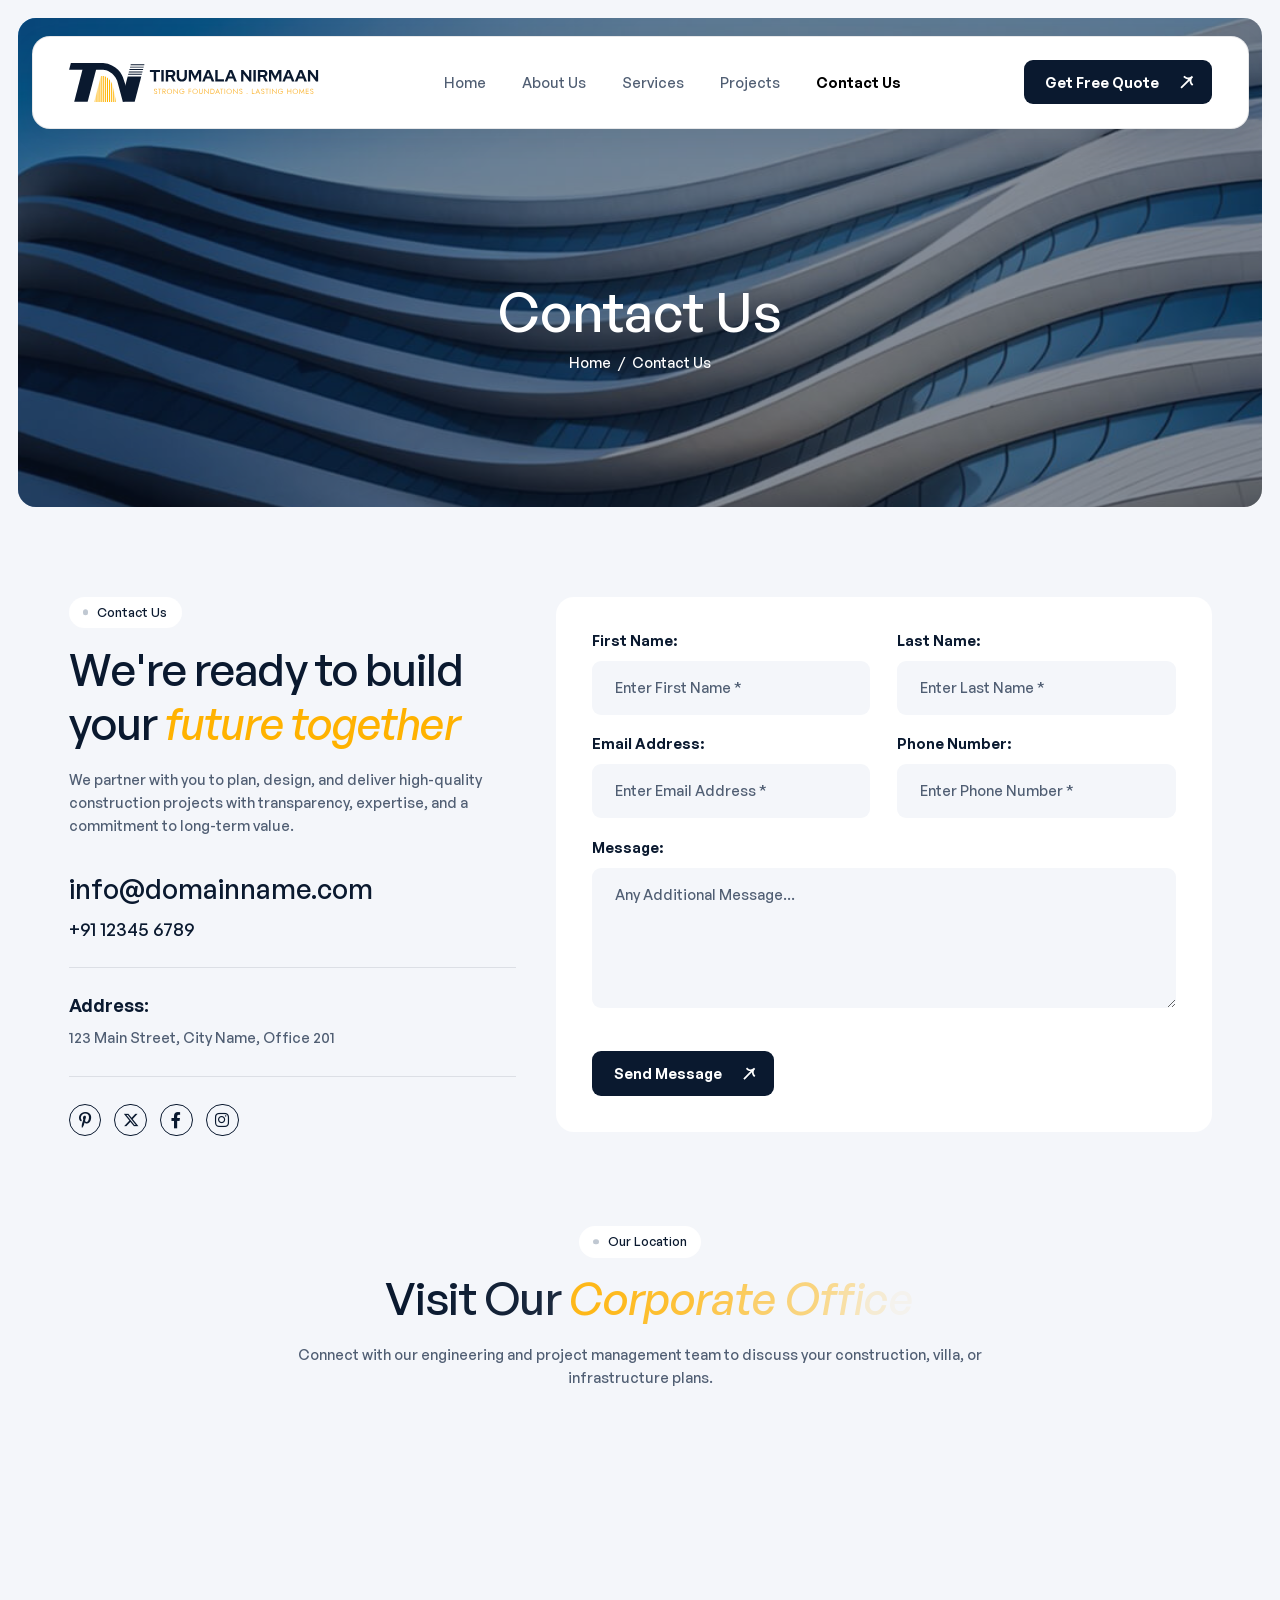
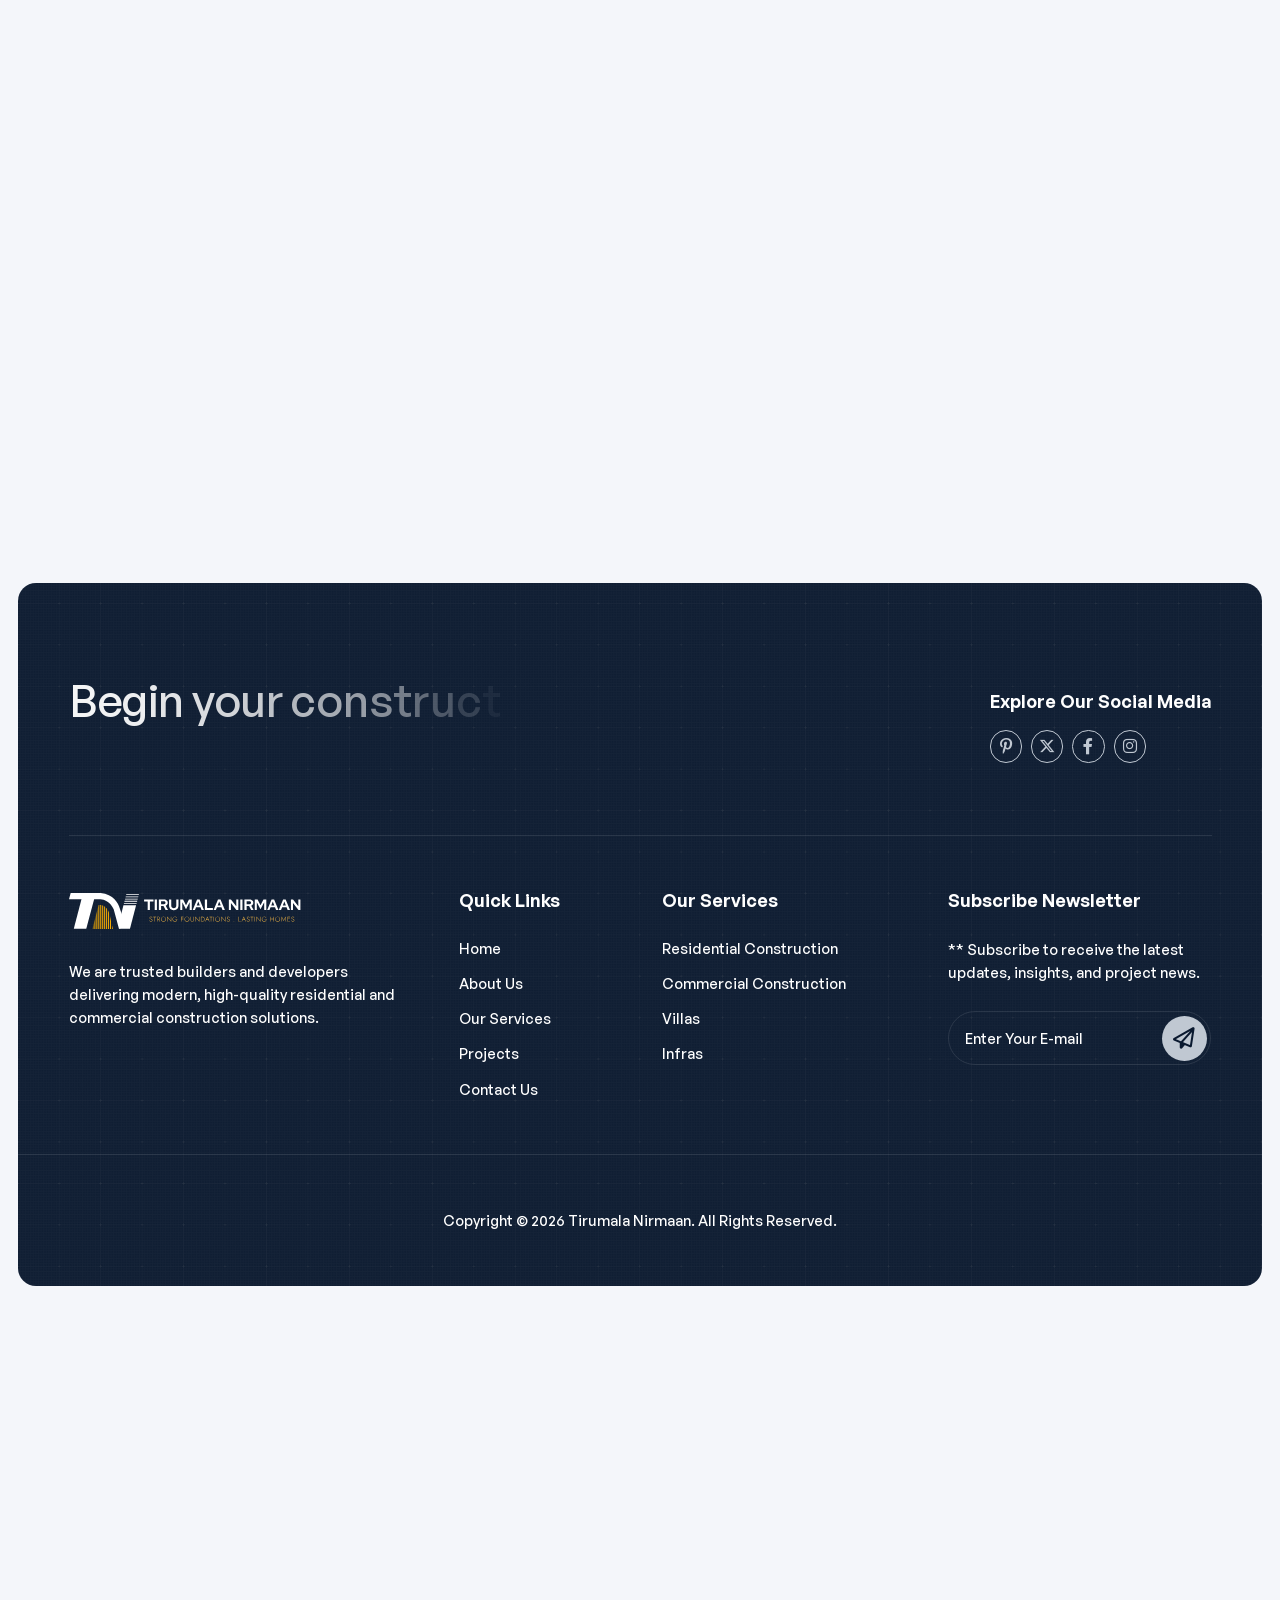
<file: contact-us.html>
<!DOCTYPE html><html lang="zxx"><head>
	<!-- Meta -->
	<meta charset="utf-8">
	<meta http-equiv="X-UA-Compatible" content="IE=edge">
	<meta name="viewport" content="width=device-width, initial-scale=1.0, maximum-scale=1">
	<meta name="description" content="">
	<meta name="keywords" content="">
	<meta name="author" content="AwaikenThemes">
	<!-- Page Title -->
    <title>Tirumala Nirmaan - Contact Us</title>
	<!-- Favicon Icon -->
	<link rel="shortcut icon" type="image/x-icon" href="images/favicon.svg">
    <!-- Custom Fonts Css-->
	<link href="css/fonts.css" rel="stylesheet" media="screen">
	<!-- Bootstrap Css -->
	<link href="css/bootstrap.min.css" rel="stylesheet" media="screen">
	<!-- SlickNav Css -->
	<link href="css/slicknav.min.css" rel="stylesheet">
	<!-- Swiper Css -->
	<link rel="stylesheet" href="css/swiper-bundle.min.css">
	<!-- Font Awesome Icon Css-->
	<link href="css/all.min.css" rel="stylesheet" media="screen">
	<!-- Animated Css -->
	<link href="css/animate.css" rel="stylesheet">
    <!-- Magnific Popup Core Css File -->
	<link rel="stylesheet" href="css/magnific-popup.css">
	<!-- Mouse Cursor Css File -->
	<link rel="stylesheet" href="css/mousecursor.css">
	<!-- Main Custom Css -->
	<link href="css/custom.css" rel="stylesheet" media="screen">
</head>
<body>

    <!-- Preloader Start -->
	<div class="preloader">
		<div class="loading-container">
			<div class="loading"></div>
			<div id="loading-icon"><img src="images/loader.svg" alt=""></div>
		</div>
	</div>
	<!-- Preloader End -->

    <!-- Header Start -->
	<header class="main-header">
		<div class="header-sticky bg-section">
			<nav class="navbar navbar-expand-lg">
				<div class="container">
					<!-- Logo Start -->
					<a class="navbar-brand" href="index.html">
						<img src="images/logo.svg" alt="Tirumala Nirmaan">
					</a>
					<!-- Logo End -->

                    <!-- Main Menu Start -->
                    <div class="collapse navbar-collapse main-menu">
                        <div class="nav-menu-wrapper">
                            <ul class="navbar-nav mr-auto" id="menu">
                                <li class="nav-item"><a class="nav-link" href="index.html#home">Home</a></li>
                                <li class="nav-item"><a class="nav-link" href="about-us.html">About Us</a></li>
                                <li class="nav-item"><a class="nav-link" href="services.html">Services</a></li>
                                <li class="nav-item"><a class="nav-link" href="projects.html">Projects</a></li>
                                <li class="nav-item"><a class="nav-link active" href="contact-us.html">Contact Us</a></li>
                            </ul>
                        </div>
                        
                        <!-- Header Btn Start -->
                        <div class="header-btn">
                            <a href="contact-us.html" class="btn-default">Get Free Quote</a>
                        </div>
                        <!-- Header Btn End -->
                    </div>
					<!-- Main Menu End -->
					<div class="navbar-toggle"></div>
				</div>
			</nav>
			<div class="responsive-menu"></div>
		</div>
	</header>
	<!-- Header End -->

    <!-- Page Header Section Start -->
    <div class="page-header bg-section parallaxie">
        <div class="container">
            <div class="row">
                <div class="col-lg-12">
                    <!-- Page Header Box Start -->
                    <div class="page-header-box">
                        <h1 class="text-anime-style-2" data-cursor="-opaque">Contact Us</h1>
                        <nav class="wow fadeInUp">
                            <ol class="breadcrumb">
                                <li class="breadcrumb-item"><a href="index.html">Home</a></li>
                                <li class="breadcrumb-item"><a href="contact-us.html">Contact Us</a></li>
                            </ol>
                        </nav>
                    </div>
                    <!-- Page Header Box End -->
                </div>
            </div>
        </div>
    </div>
    <!-- Page Header Section End -->

    <!-- Page Contact Us Start -->
    <div class="page-contact-us">
        <div class="container">
            <div class="row">
                <div class="col-xl-5">
                    <!-- Contact Us Content Start -->
                    <div class="contact-us-content">
                        <!-- Section Title Start -->
                        <div class="section-title">
                            <span class="section-sub-title wow fadeInUp">Contact Us</span>
                            <h2 class="text-anime-style-2" data-cursor="-opaque">We're ready to build your <span>future together</span></h2>
                            <p class="wow fadeInUp" data-wow-delay="0.1s">We partner with you to plan, design, and deliver high-quality construction projects with transparency, expertise, and a commitment to long-term value.</p>
                        </div>
                        <!-- Section Title End -->

                        <!-- Contact Info List Start -->
                        <div class="contact-info-list">
                            <!-- Contact Info Item Start -->
                            <div class="contact-info-item wow fadeInUp">
                                <h2><a href="mailto:info@domainname.com">info@domainname.com</a></h2>
                                <h3><a href="tel:+123456789">+91 12345 6789</a></h3>
                            </div>
                            <!-- Contact Info Item End -->

                            <!-- Contact Info Item Start -->
                            <div class="contact-info-item wow fadeInUp" data-wow-delay="0.1s">
                                <h4>Address:</h4>
                                <p>123 Main Street, City Name, Office 201</p>
                            </div>
                            <!-- Contact Info Item End -->

                            <!-- Contact Us Social List Start -->
                            <div class="contact-us-social-list wow fadeInUp" data-wow-delay="0.15s">
                                 <ul>
                                    <li><a href="#"><i class="fa-brands fa-pinterest-p"></i></a></li>
                                    <li><a href="#"><i class="fa-brands fa-x-twitter"></i></a></li>
                                    <li><a href="#"><i class="fa-brands fa-facebook-f"></i></a></li>
                                    <li><a href="#"><i class="fa-brands fa-instagram"></i></a></li>
                                </ul>
                            </div>
                            <!-- Contact Us Social List End -->
                        </div>
                        <!-- Contact Info List End -->
                    </div>
                    <!-- Contact Us Content End -->
                </div>

                <div class="col-xl-7">
                    <!-- Contact Form Start -->
                    <div class="contact-form">
                        <form id="contactForm" action="#" method="POST" data-toggle="validator" class="wow fadeInUp" data-wow-delay="0.15s">
                            <div class="row">
                                <div class="form-group col-md-6 mb-4">
                                    <label>First Name:</label>
                                    <input type="text" name="fname" class="form-control" id="fname" placeholder="Enter First Name *" required="">
                                    <div class="help-block with-errors"></div>
                                </div>

                                <div class="form-group col-md-6 mb-4">
                                    <label>Last Name:</label>
                                    <input type="text" name="lname" class="form-control" id="lname" placeholder="Enter Last Name *" required="">
                                    <div class="help-block with-errors"></div>
                                </div>

                                <div class="form-group col-md-6 mb-4">
                                    <label>Email Address:</label>
                                    <input type="email" name="email" class="form-control" id="email" placeholder="Enter Email Address *" required="">
                                    <div class="help-block with-errors"></div>
                                </div>

                                <div class="form-group col-md-6 mb-4">
                                    <label>Phone Number:</label>
                                    <input type="text" name="phone" class="form-control" id="phone" placeholder="Enter Phone Number *" required="">
                                    <div class="help-block with-errors"></div>
                                </div>

                                <div class="form-group col-md-12 mb-5">
                                    <label>Message:</label>
                                    <textarea name="message" class="form-control" id="message" rows="5" placeholder="Any Additional Message..."></textarea>
                                    <div class="help-block with-errors"></div>
                                </div>

                                <div class="col-md-12">
                                    <button type="submit" class="btn-default">send Message</button>
                                    <div id="msgSubmit" class="h3 d-none"></div>
                                </div>
                            </div>
                        </form>
                    </div>
                    <!-- Contact Form End -->
                </div>
            </div>
        </div>
    </div>
    <!-- Page Contact Us End -->

    <!-- Google Map Start -->
    <div class="google-map">
        <div class="container">
            <div class="row section-row">
                <div class="col-lg-12">
                    <!-- Section Title Start -->
                    <div class="section-title section-title-center">
                        <span class="section-sub-title wow fadeInUp">Our Location</span>
                        <h2 class="text-anime-style-2" data-cursor="-opaque">Visit Our <span>Corporate Office</span></h2>
                        <p class="wow fadeInUp" data-wow-delay="0.1s">Connect with our engineering and project management team to discuss your construction, villa, or infrastructure plans.</p>
                    </div>
                    <!-- Section Title End -->
                </div>
            </div>

            <div class="row">
                <div class="col-lg-12">
                    <!-- Google Map Start -->
                    <div class="google-map-iframe wow fadeInUp" data-wow-delay="0.15s">
                        <iframe src="https://www.google.com/maps/embed?pb=!1m18!1m12!1m3!1d96737.10562045308!2d-74.08535042841811!3d40.739265258395164!2m3!1f0!2f0!3f0!3m2!1i1024!2i768!4f13.1!3m3!1m2!1s0x89c24fa5d33f083b%3A0xc80b8f06e177fe62!2sNew%20York%2C%20NY%2C%20USA!5e0!3m2!1sen!2sin!4v1703158537552!5m2!1sen!2sin" allowfullscreen="" loading="lazy" referrerpolicy="no-referrer-when-downgrade"></iframe>
                    </div>
                    <!-- Google Map End -->
                </div>
            </div>
        </div>
    </div>
    <!-- Google Map End -->

    <!-- Main Footer Start -->
    <footer class="main-footer bg-section dark-section">
        <div class="container">
            <div class="row">
                <div class="col-lg-12">
                    <!-- Footer Header Start -->
                    <div class="footer-header">
                        <!-- Section Title Start -->
                        <div class="section-title">
                            <h2 class="text-anime-style-2" data-cursor="-opaque">Begin your construction <span>journey with trusted experts</span></h2>
                        </div>
                        <!-- Section Title End -->

                        <!-- Footer Social Links Start -->
                        <div class="footer-social-links">
                            <h3>Explore Our Social Media</h3>
                            <ul>
                                <li><a href="#"><i class="fa-brands fa-pinterest-p"></i></a></li>
                                <li><a href="#"><i class="fa-brands fa-x-twitter"></i></a></li>
                                <li><a href="#"><i class="fab fa-facebook-f"></i></a></li>
                                <li><a href="#"><i class="fa-brands fa-instagram"></i></a></li>
                            </ul>
                        </div>
                        <!-- Footer Social Links End -->
                    </div>
                    <!-- Footer Header End -->
                </div>

                <div class="col-xl-4">
                    <!-- About Footer Start -->
                    <div class="about-footer">
                        <div class="footer-logo">
                            <img src="images/logo-white.svg" alt="">
                        </div>
                        <div class="about-footer-content">
                            <p>We are trusted builders and developers delivering modern, high-quality residential and commercial construction solutions.</p>
                        </div>
                    </div>
                    <!-- About Footer End -->
                </div>

                <div class="col-xl-8">
                    <!-- Footer Links Box Start -->
                    <div class="footer-links-box">
                        <!-- Footer Links Start -->
                        <div class="footer-links">
                            <h3>Quick Links</h3>
                            <ul>
                                <li><a href="index.html#home">Home</a></li>
                                <li><a href="about-us.html">About Us</a></li>
                                <li><a href="services.html">Our Services</a></li>
                                <li><a href="index.html#projects">Projects</a></li>
                                <li><a href="contact-us.html">Contact Us</a></li>
                            </ul>
                        </div>
                        <!-- Footer Links End -->

                        <!-- Footer Links Start -->
                        <div class="footer-links">
                            <h3>Our Services</h3>
                            <ul>
                                <li><a href="services.html">Residential Construction</a></li>
                                <li><a href="services.html">Commercial Construction</a></li>
                                <li><a href="services.html">Villas</a></li>
                                <li><a href="services.html">Infras</a></li>
                            </ul>
                        </div>
                        <!-- Footer Links End -->

                        <!-- Footer Links Start -->
                        <div class="footer-links footer-newsletter-form">
                            <h3>Subscribe Newsletter</h3>
                            <p>** Subscribe to receive the latest updates,  insights, and project news.</p>
                            <form id="newslettersForm" action="#" method="POST">
                                <div class="form-group">
                                    <input type="email" name="mail" class="form-control" id="mail" placeholder="Enter Your E-mail " required="">
                                    <button type="submit" class="newsletter-btn"><i class="fa-regular fa-paper-plane"></i></button>
                                </div>
                            </form>
                        </div>
                        <!-- Footer Links End -->
                    </div>
                    <!-- Footer Links Box End -->
                </div>
            </div>
        </div>

        <!-- Footer Copyright Start -->
        <div class="footer-copyright">
            <div class="container">
                <div class="row">
                    <div class="col-lg-12">
                        <!-- Footer Copyright Text Start -->
                        <div class="footer-copyright-text">
                            <p>Copyright © 2026 Tirumala Nirmaan. All Rights Reserved.</p>
                        </div>
                        <!-- Footer Copyright Text End -->
                    </div>
                </div>
            </div>
        </div>
        <!-- Footer Copyright End -->
    </footer>
    <!-- Main Footer End -->

    <!-- Jquery Library File -->
    <script src="js/jquery.min.js"></script>
    <!-- Bootstrap js file -->
    <script src="js/bootstrap.min.js"></script>
    <!-- Validator js file -->
    <script src="js/validator.min.js"></script>
    <!-- SlickNav js file -->
    <script src="js/jquery.slicknav.js"></script>
    <!-- Swiper js file -->
    <script src="js/swiper-bundle.min.js"></script>
    <!-- Counter js file -->
    <script src="js/jquery.waypoints.min.js"></script>
    <script src="js/counter.min.js"></script>
    <!-- Magnific js file -->
    <script src="js/jquery.magnific-popup.min.js"></script>
    <!-- SmoothScroll -->
    <script src="js/lenis.min.js"></script>
    <!-- Parallax js -->
    <script src="js/parallaxie.js"></script>
    <!-- MagicCursor js file -->
    <script src="js/gsap.min.js"></script>
    <script src="js/magiccursor.js"></script>
    <!-- Text Effect js file -->
    <script src="js/SplitText.min.js"></script>
    <script src="js/ScrollTrigger.min.js"></script>
    <!-- YTPlayer js File -->
    <script src="js/jquery.mb.YTPlayer.min.js"></script>
    <!-- Wow js file -->
    <script src="js/wow.min.js"></script>
    <!-- Main Custom js file -->
    <script src="js/function.js"></script>

</body></html>
</file>
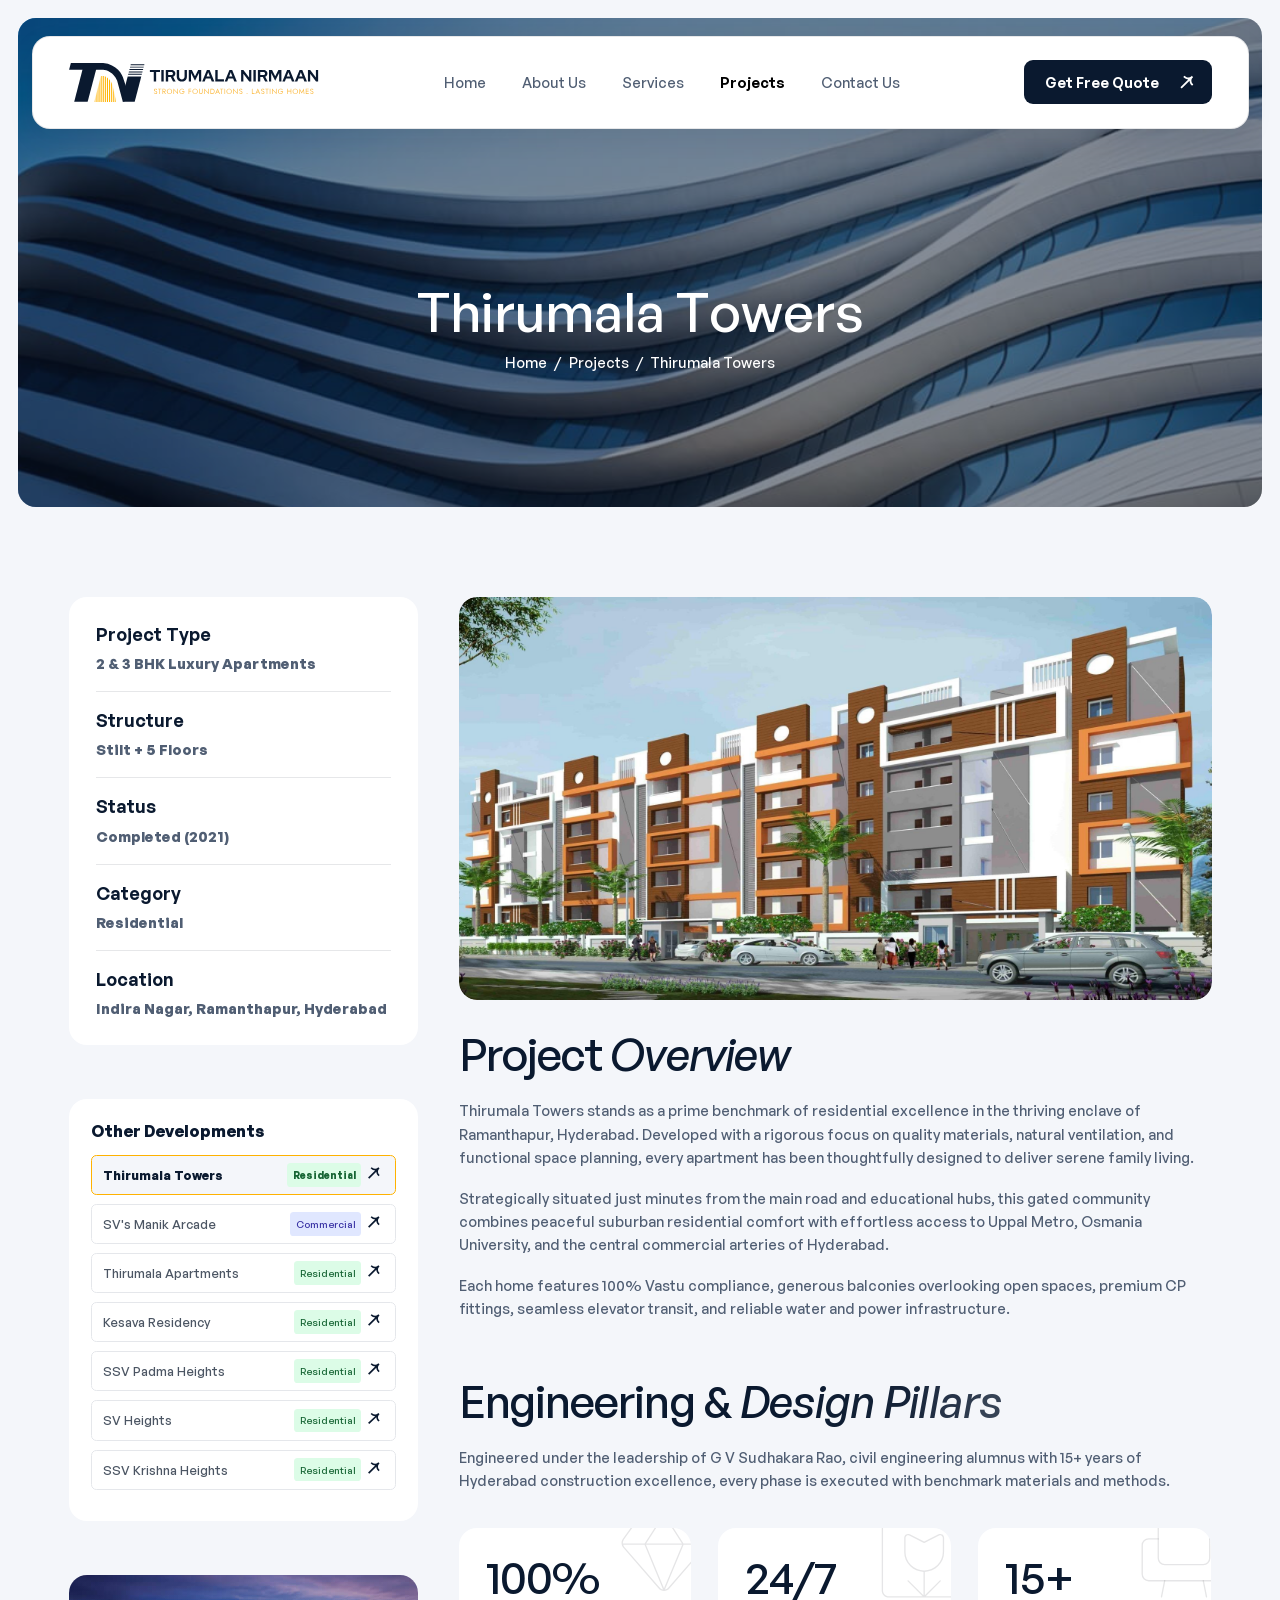
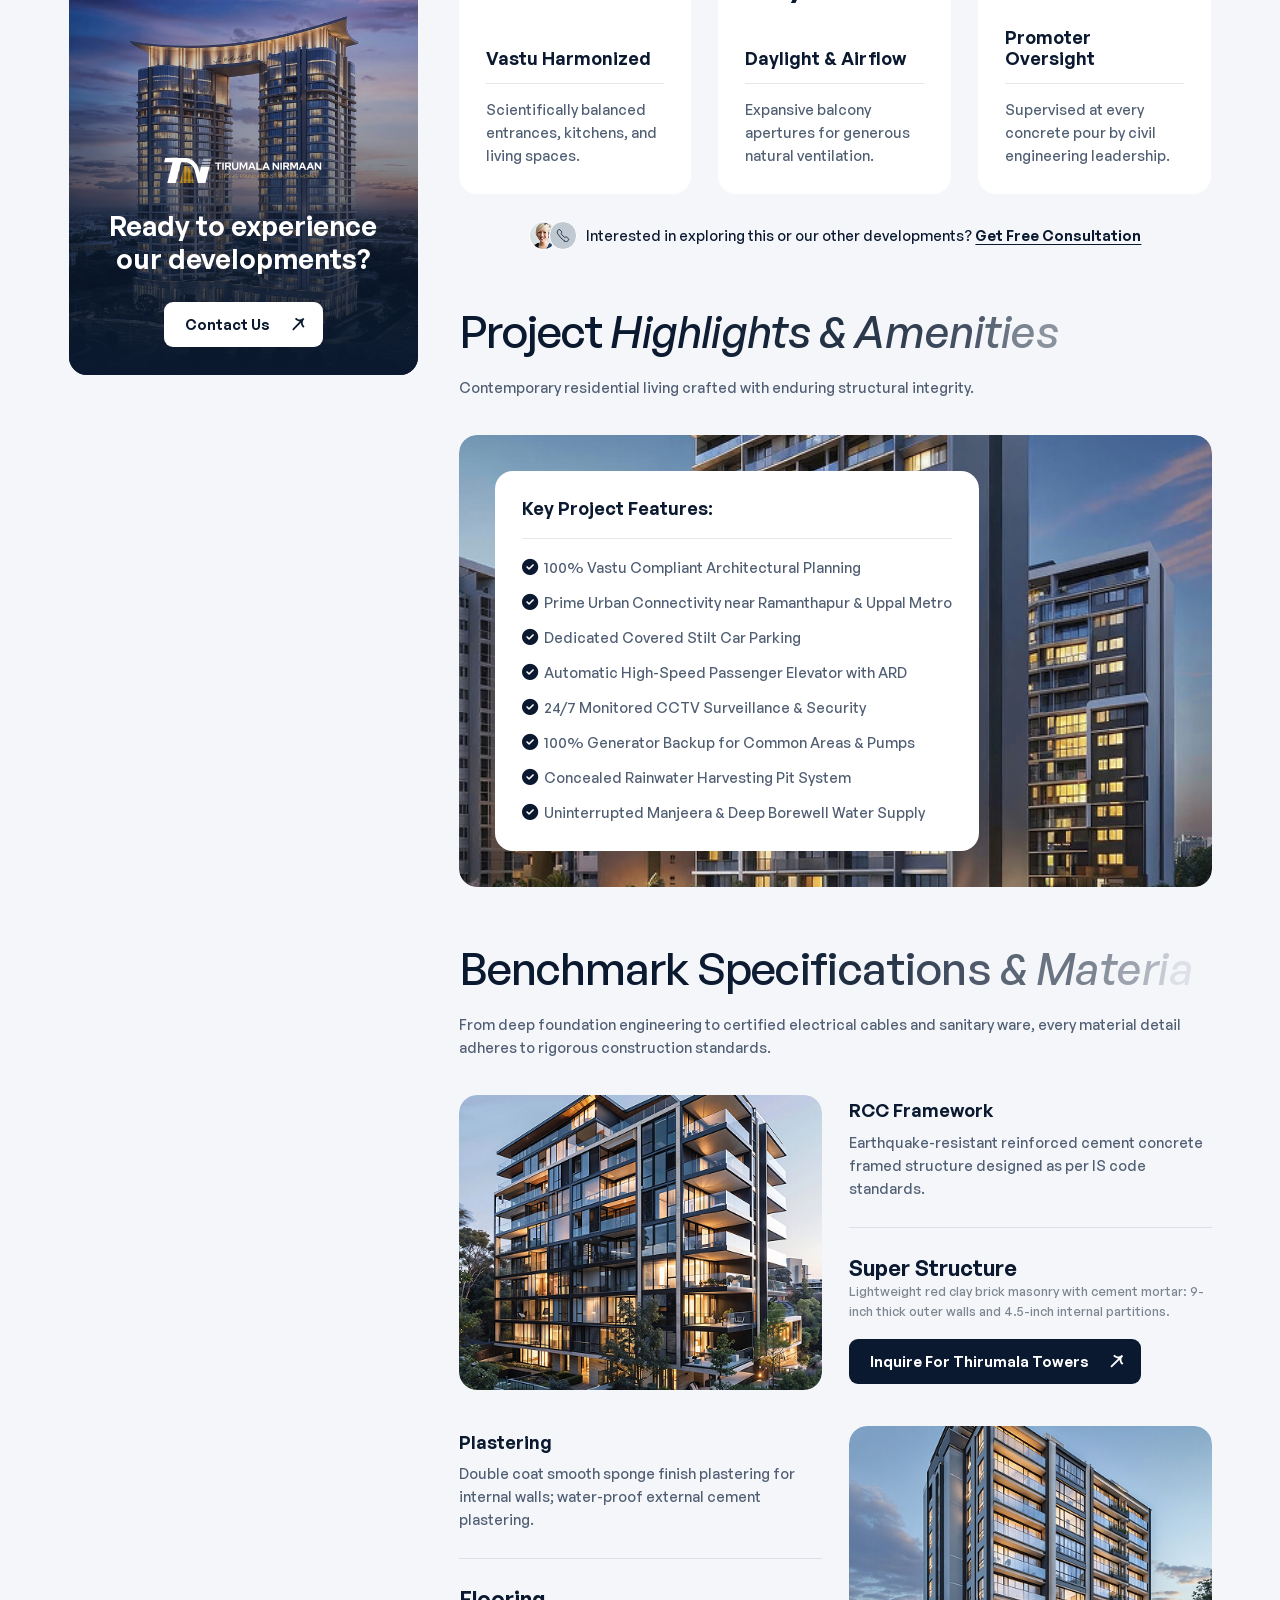
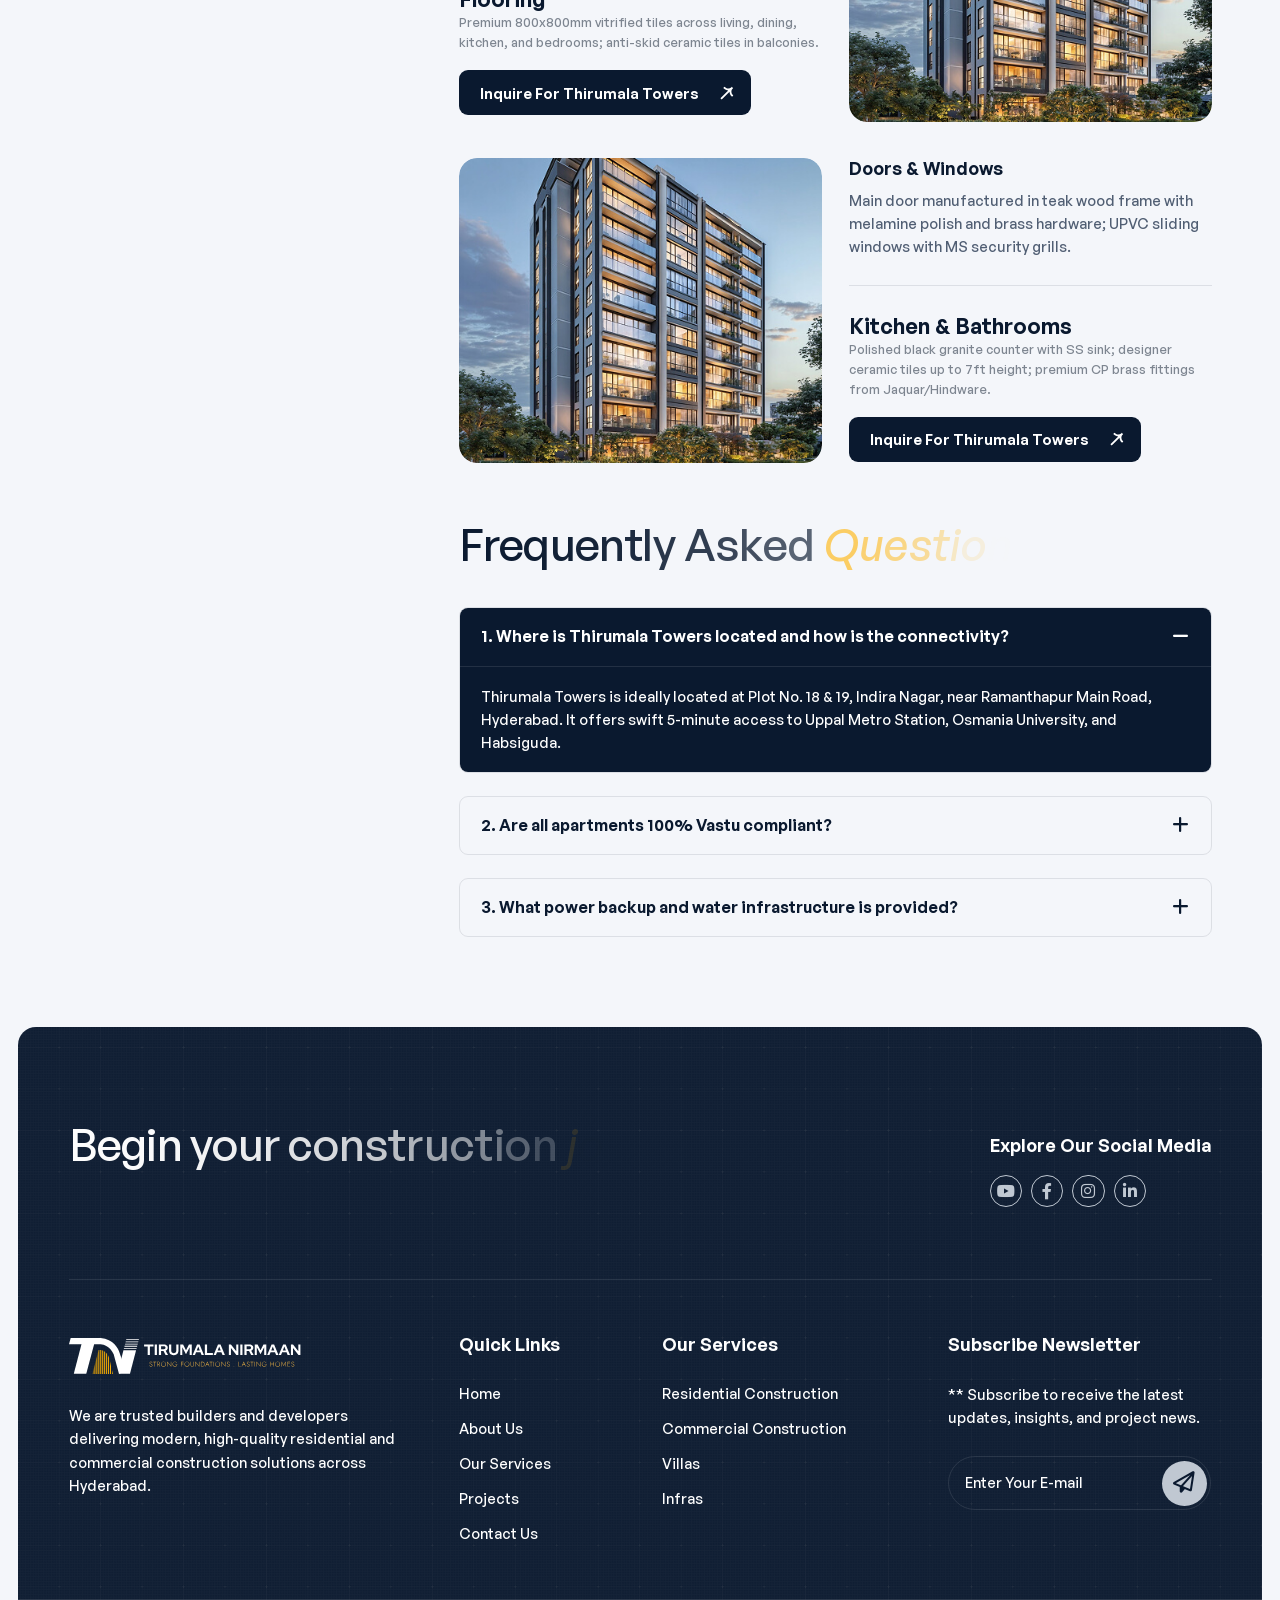
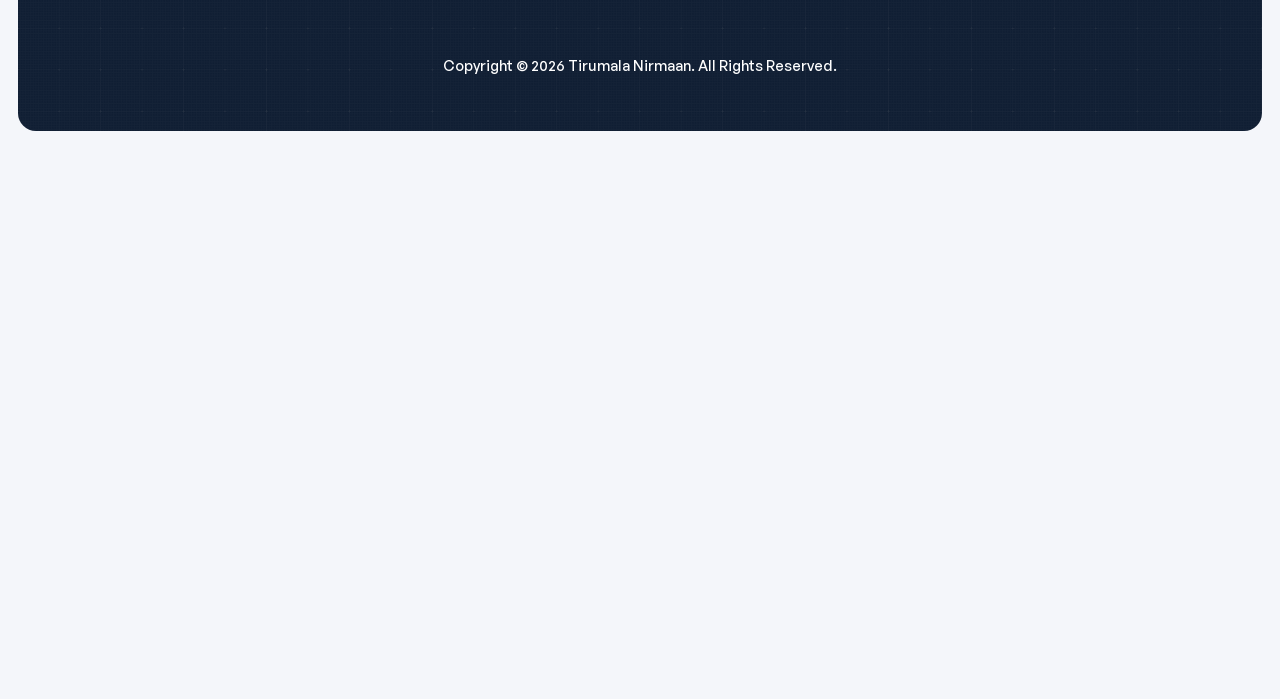
<file: project-detail.html>
<!DOCTYPE html><html lang="zxx"><head>
	<!-- Meta -->
	<meta charset="utf-8">
	<meta http-equiv="X-UA-Compatible" content="IE=edge">
	<meta name="viewport" content="width=device-width, initial-scale=1.0, maximum-scale=1">
	<meta name="description" content="Explore residential and commercial developments by Tirumala Nirmaan across Hyderabad - built with 100% Vastu compliance, enduring structural integrity, and premium specifications.">
	<meta name="keywords" content="Tirumala Nirmaan, Thirumala Constructions, projects, Hyderabad, real estate, residential, commercial, 2 BHK, 3 BHK">
	<meta name="author" content="Tirumala Nirmaan">
	<!-- Page Title -->
    <title id="page-title">Project Details | Tirumala Nirmaan</title>
	<!-- Favicon Icon -->
	<link rel="shortcut icon" type="image/x-icon" href="images/favicon.svg">
    <!-- Custom Fonts Css-->
	<link href="css/fonts.css" rel="stylesheet" media="screen">
	<!-- Bootstrap Css -->
	<link href="css/bootstrap.min.css" rel="stylesheet" media="screen">
	<!-- SlickNav Css -->
	<link href="css/slicknav.min.css" rel="stylesheet">
	<!-- Swiper Css -->
	<link rel="stylesheet" href="css/swiper-bundle.min.css">
	<!-- Font Awesome Icon Css-->
	<link href="css/all.min.css" rel="stylesheet" media="screen">
	<!-- Animated Css -->
	<link href="css/animate.css" rel="stylesheet">
    <!-- Magnific Popup Core Css File -->
	<link rel="stylesheet" href="css/magnific-popup.css">
	<!-- Mouse Cursor Css File -->
	<link rel="stylesheet" href="css/mousecursor.css">
	<!-- Main Custom Css -->
	<link href="css/custom.css" rel="stylesheet" media="screen">
	<!-- Project Data Store -->
	<script src="js/projects-data.js"></script>
</head>
<body>

    <!-- Preloader Start -->
	<div class="preloader">
		<div class="loading-container">
			<div class="loading"></div>
			<div id="loading-icon"><img src="images/loader.svg" alt=""></div>
		</div>
	</div>
	<!-- Preloader End -->

    <!-- Header Start -->
	<header class="main-header">
		<div class="header-sticky bg-section">
			<nav class="navbar navbar-expand-lg">
				<div class="container">
					<!-- Logo Start -->
					<a class="navbar-brand" href="index.html">
						<img src="images/logo.svg" alt="Tirumala Nirmaan">
					</a>
					<!-- Logo End -->

                    <!-- Main Menu Start -->
                    <div class="collapse navbar-collapse main-menu">
                        <div class="nav-menu-wrapper">
                            <ul class="navbar-nav mr-auto" id="menu">
                                <li class="nav-item"><a class="nav-link" href="index.html#home">Home</a></li>
                                <li class="nav-item"><a class="nav-link" href="about-us.html">About Us</a></li>
                                <li class="nav-item"><a class="nav-link" href="services.html">Services</a></li>
                                <li class="nav-item"><a class="nav-link active" href="projects.html">Projects</a></li>
                                <li class="nav-item"><a class="nav-link" href="contact-us.html">Contact Us</a></li>
                            </ul>
                        </div>
                        
                        <!-- Header Btn Start -->
                        <div class="header-btn">
                            <a href="contact-us.html" class="btn-default">Get Free Quote</a>
                        </div>
                        <!-- Header Btn End -->
                    </div>
					<!-- Main Menu End -->
					<div class="navbar-toggle"></div>
				</div>
			</nav>
			<div class="responsive-menu"></div>
		</div>
	</header>
	<!-- Header End -->

    <!-- Page Header Section Start -->
    <div class="page-header bg-section parallaxie">
        <div class="container">
            <div class="row">
                <div class="col-lg-12">
                    <!-- Page Header Box Start -->
                    <div class="page-header-box">
                        <h1 class="text-anime-style-2" id="project-header-title" data-cursor="-opaque">Thirumala <span>Towers</span></h1>
                        <nav class="wow fadeInUp">
                            <ol class="breadcrumb">
                                <li class="breadcrumb-item"><a href="index.html">Home</a></li>
                                <li class="breadcrumb-item"><a href="projects.html">Projects</a></li>
                                <li class="breadcrumb-item active" id="project-breadcrumb-active">Thirumala Towers</li>
                            </ol>
                        </nav>
                    </div>
                    <!-- Page Header Box End -->
                </div>
            </div>
        </div>
    </div>
    <!-- Page Header Section End -->

    <!-- Page Project Single Start -->
    <div class="page-project-single">
        <div class="container">
            <div class="row">
                <div class="col-lg-4">
                    <!-- Page Single Sidebar Start -->
                    <div class="page-single-sidebar">
                        <!-- Page Category List Start -->
                        <div class="page-category-list project-category-list wow fadeInUp">
                            <ul id="project-sidebar-meta">
                                <li><span>Project Type</span> <strong id="meta-type">2 &amp; 3 BHK Luxury Living</strong></li>
                                <li><span>Structure</span> <strong id="meta-structure">Stilt + 5 Floors</strong></li>
                                <li><span>Status</span> <strong id="meta-status">Completed (2021)</strong></li>
                                <li><span>Category</span> <strong id="meta-category">Residential</strong></li>
                                <li><span>Location</span> <strong id="meta-location">Indira Nagar, Ramanthapur, Hyderabad</strong></li>
                            </ul>
                        </div>
                        <!-- Page Category List End -->
                        
                        <!-- Project Selector Quick Nav Start -->
                        <div class="page-category-list wow fadeInUp" style="margin-top: 25px; padding: 25px;">
                            <h3 style="font-size: 18px; margin-bottom: 15px; font-weight: 700; color: #0A192F;">Other Developments</h3>
                            <ul id="project-quick-selector" style="list-style: none; padding: 0; margin: 0;">
                                <!-- Injected via JS -->
                            </ul>
                        </div>
                        <!-- Project Selector Quick Nav End -->

                        <!-- Sidebar CTA Box Start -->
                        <div class="sidebar-cta-box wow fadeInUp" data-wow-delay="0.1s">
                            <!-- Sidebar CTA Image Start -->
                            <div class="sidebar-cta-image">
                                <figure>
                                    <img src="images/backgrounds/sidebar-cta-image.jpg" alt="Inquire for Project">
                                </figure>
                            </div>
                            <!-- Sidebar CTA Image End -->
                            
                            <!-- Sidebar CTA Body Start -->
                            <div class="sidebar-cta-body">
                                <!-- Sidebar CTA Logo Start -->
                                <div class="sidebar-cta-logo">
                                    <img src="images/logo-white.svg" alt="Tirumala Nirmaan">
                                </div>
                                <!-- Sidebar CTA Logo End -->
    
                                <!-- Sidebar CTA Content Start -->
                                <div class="sidebar-cta-content">
                                    <h2>Ready to experience our developments?</h2>
                                </div>
                                <!-- Sidebar CTA Content End -->

                                <!-- Sidebar CTA Button Start -->
                                <div class="sidebar-cta-btn">
                                    <a href="contact-us.html" class="btn-default btn-highlighted">Contact Us</a>
                                </div>
                                <!-- Sidebar CTA Button End -->
                            </div>
                            <!-- Sidebar CTA Body End -->
                        </div>
                        <!-- Sidebar CTA Box End -->
                    </div>
                    <!-- Page Single Sidebar End -->
                </div>

                <div class="col-lg-8">
                    <!-- Project Single Content Start -->
                    <div class="project-single-content">
                        <!-- Page Single image Start -->
                        <div class="page-single-image">
                            <figure class="image-anime">
                                <img id="project-hero-image" src="images/projects/image1.jpg" alt="Project Elevation">
                            </figure>
                        </div>
                        <!-- Page Single image End -->
                        
                        <!-- Project Entry Start -->
                        <div class="project-entry">
                            <h2 class="text-anime-style-2">Project <span>Overview</span></h2>
                            <div id="project-overview-content">
                                <p class="wow fadeInUp">Thirumala Towers stands as a prime benchmark of residential excellence in the thriving enclave of Ramanthapur, Hyderabad. Developed with a rigorous focus on quality materials, natural ventilation, and functional space planning, every apartment has been thoughtfully designed to deliver serene family living.</p>
                                <p class="wow fadeInUp">Strategically situated just minutes from the main road and educational hubs, this gated community combines peaceful suburban residential comfort with effortless access to Uppal Metro, Osmania University, and the central commercial arteries of Hyderabad.</p>
                            </div>

                            <!-- Project Planning Box Start -->
                            <div class="project-planning-box">
                                <h2 class="text-anime-style-2">Engineering &amp; <span>Design Pillars</span></h2>
                                <p class="wow fadeInUp">Engineered under the leadership of G V Sudhakara Rao, civil engineering alumnus with 15+ years of Hyderabad construction excellence, every phase is executed with benchmark materials and methods.</p>
                                
                                <!-- Project Planning Item List Start -->
                                <div class="project-planning-item-list wow fadeInUp" data-wow-delay="0.1s">
                                    <!-- Project Planning Item Start -->
                                    <div class="project-planning-item">
                                        <div class="icon-box">
                                            <img src="images/icons/icon-project-planning-item-1.svg" alt="">
                                        </div>
                                        <div class="project-planning-item-no">
                                            <h2>100%</h2>
                                        </div>
                                        <div class="project-planning-item-content">
                                            <h3>Vastu Harmonized</h3>
                                            <p>Scientifically balanced entrances, kitchens, and living spaces.</p>
                                        </div>
                                    </div>
                                    <!-- Project Planning Item End -->
                                    
                                    <!-- Project Planning Item Start -->
                                    <div class="project-planning-item">
                                        <div class="icon-box">
                                            <img src="images/icons/icon-project-planning-item-2.svg" alt="">
                                        </div>
                                        <div class="project-planning-item-no">
                                            <h2>24/7</h2>
                                        </div>
                                        <div class="project-planning-item-content">
                                            <h3>Daylight &amp; Airflow</h3>
                                            <p>Expansive balcony apertures for generous natural ventilation.</p>
                                        </div>
                                    </div>
                                    <!-- Project Planning Item End -->
                                    
                                    <!-- Project Planning Item Start -->
                                    <div class="project-planning-item">
                                        <div class="icon-box">
                                            <img src="images/icons/icon-project-planning-item-3.svg" alt="">
                                        </div>
                                        <div class="project-planning-item-no">
                                            <h2>15+</h2>
                                        </div>
                                        <div class="project-planning-item-content">
                                            <h3>Promoter Oversight</h3>
                                            <p>Supervised at every concrete pour by civil engineering leadership.</p>
                                        </div>
                                    </div>
                                    <!-- Project Planning Item End -->
                                </div>
                                <!-- Project Planning Item List End -->

                                <!-- Section Footer Text Start -->
                                <div class="section-footer-text section-satisfy-img wow fadeInUp" data-wow-delay="0.15s">
                                    <!-- Satisfy Client Images Start -->
                                    <div class="satisfy-client-images">
                                        <div class="satisfy-client-image">
                                            <figure class="image-anime">
                                                <img src="images/team/author-1.jpg" alt="">
                                            </figure>
                                        </div>
                                        <div class="satisfy-client-image add-more">
                                            <img src="images/icons/icon-phone-primary.svg" alt="">
                                        </div>
                                    </div>
                                    <!-- Satisfy Client Images End -->    
                                    <p>Interested in exploring this or our other developments? <a href="contact-us.html">Get Free Consultation</a></p>
                                </div>
                                <!-- Section Footer Text End -->
                            </div>
                            <!-- Project Planning Box End -->
                            
                            <!-- Project Entry Info Box Start -->
                            <div class="project-entry-info-box">
                                <h2 class="text-anime-style-2">Project <span>Highlights &amp; Amenities</span></h2>
                                <p class="wow fadeInUp" id="project-tagline-display">Thoughtfully planned configurations providing privacy, cross-ventilation, and effortless everyday living.</p>
                                
                                <!-- Project Entry Info Image Content Start -->
                                <div class="project-entry-info-image-content wow fadeInUp" data-wow-delay="0.1s">
                                    <!-- Project Entry Info Image Start -->
                                    <div class="project-entry-info-image">
                                        <figure class="image-anime">
                                            <img src="images/projects/project-entry-info-image.jpg" alt="Features & Amenities">
                                        </figure>
                                    </div>
                                    <!-- Project Entry Info Image End -->
                                    
                                    <!-- Project Entry Info Content Start -->
                                    <div class="project-entry-info-content">
                                        <h3>Key Project Features:</h3>
                                        <ul id="project-features-list">
                                            <!-- Injected via JS -->
                                        </ul>
                                    </div>
                                    <!-- Project Entry Info Content End -->
                                </div>
                                <!-- Project Entry Info Image Content End -->
                            </div>
                            <!-- Project Entry Info Box End -->
                            
                            <!-- Project Challenges Box Start -->
                            <div class="project-challenges-box">
                                <h2 class="text-anime-style-2">Benchmark Specifications <span>&amp; Materials</span></h2>
                                <p class="wow fadeInUp">From deep foundation engineering to certified electrical cables and sanitary ware, every material detail adheres to rigorous construction standards.</p>

                                <!-- Project Challenges Item List Start -->
                                <div class="project-challenges-item-list" id="project-specs-list">
                                    <!-- Injected via JS -->
                                </div>
                                <!-- Project Challenges Item List End -->
                            </div>
                            <!-- Project Challenges Box End -->
                        </div>
                        <!-- Project Entry End -->

                        <!-- Page Single FAQs Start -->
                        <div class="page-single-faqs">
                            <!-- Section Title Start -->
                            <div class="section-title">
                                <h2 class="text-anime-style-2" data-cursor="-opaque">Frequently Asked <span>Questions</span></h2>
                            </div>
                            <!-- Section Title End -->

                            <!-- FAQ Accordion Start -->
                            <div class="faq-accordion" id="faqaccordion">
                                <!-- Injected via JS -->
                            </div>
                            <!-- FAQ Accordion End -->
                        </div>
                        <!-- Page Single FAQs End -->
                    </div>
                    <!-- Project Single Content End -->
                </div>
            </div>
        </div>
    </div>
    <!-- Page Project Single End -->

    <!-- Main Footer Start -->
    <footer class="main-footer bg-section dark-section">
        <div class="container">
            <div class="row">
                <div class="col-lg-12">
                    <!-- Footer Header Start -->
                    <div class="footer-header">
                        <!-- Section Title Start -->
                        <div class="section-title">
                            <h2 class="text-anime-style-2" data-cursor="-opaque">Begin your construction <span>journey with trusted experts</span></h2>
                        </div>
                        <!-- Section Title End -->

                        <!-- Footer Social Links Start -->
                        <div class="footer-social-links">
                            <h3>Explore Our Social Media</h3>
                            <ul>
                                <li><a href="https://www.youtube.com/@thirumalaconstructions" target="_blank"><i class="fa-brands fa-youtube"></i></a></li>
                                <li><a href="https://www.facebook.com/thirumalaconstructions" target="_blank"><i class="fab fa-facebook-f"></i></a></li>
                                <li><a href="https://www.instagram.com/thirumala_constructions" target="_blank"><i class="fa-brands fa-instagram"></i></a></li>
                                <li><a href="https://www.linkedin.com/company/thirumala-constructions" target="_blank"><i class="fa-brands fa-linkedin-in"></i></a></li>
                            </ul>
                        </div>
                        <!-- Footer Social Links End -->
                    </div>
                    <!-- Footer Header End -->
                </div>

                <div class="col-xl-4">
                    <!-- About Footer Start -->
                    <div class="about-footer">
                        <div class="footer-logo">
                            <img src="images/logo-white.svg" alt="Tirumala Nirmaan">
                        </div>
                        <div class="about-footer-content">
                            <p>We are trusted builders and developers delivering modern, high-quality residential and commercial construction solutions across Hyderabad.</p>
                        </div>
                    </div>
                    <!-- About Footer End -->
                </div>

                <div class="col-xl-8">
                    <!-- Footer Links Box Start -->
                    <div class="footer-links-box">
                        <!-- Footer Links Start -->
                        <div class="footer-links">
                            <h3>Quick Links</h3>
                            <ul>
                                <li><a href="index.html#home">Home</a></li>
                                <li><a href="about-us.html">About Us</a></li>
                                <li><a href="services.html">Our Services</a></li>
                                <li><a href="projects.html">Projects</a></li>
                                <li><a href="contact-us.html">Contact Us</a></li>
                            </ul>
                        </div>
                        <!-- Footer Links End -->

                        <!-- Footer Links Start -->
                        <div class="footer-links">
                            <h3>Our Services</h3>
                            <ul>
                                <li><a href="services.html">Residential Construction</a></li>
                                <li><a href="services.html">Commercial Construction</a></li>
                                <li><a href="services.html">Villas</a></li>
                                <li><a href="services.html">Infras</a></li>
                            </ul>
                        </div>
                        <!-- Footer Links End -->

                        <!-- Footer Links Start -->
                        <div class="footer-links footer-newsletter-form">
                            <h3>Subscribe Newsletter</h3>
                            <p>** Subscribe to receive the latest updates,  insights, and project news.</p>
                            <form id="newslettersForm" action="#" method="POST">
                                <div class="form-group">
                                    <input type="email" name="mail" class="form-control" id="mail" placeholder="Enter Your E-mail " required="">
                                    <button type="submit" class="newsletter-btn"><i class="fa-regular fa-paper-plane"></i></button>
                                </div>
                            </form>
                        </div>
                        <!-- Footer Links End -->
                    </div>
                    <!-- Footer Links Box End -->
                </div>
            </div>
        </div>

        <!-- Footer Copyright Start -->
        <div class="footer-copyright">
            <div class="container">
                <div class="row">
                    <div class="col-lg-12">
                        <!-- Footer Copyright Text Start -->
                        <div class="footer-copyright-text">
                            <p>Copyright © 2026 Tirumala Nirmaan. All Rights Reserved.</p>
                        </div>
                        <!-- Footer Copyright Text End -->
                    </div>
                </div>
            </div>
        </div>
        <!-- Footer Copyright End -->
    </footer>
    <!-- Main Footer End -->

    <!-- Jquery Library File -->
    <script src="js/jquery.min.js"></script>
    <!-- Bootstrap js file -->
    <script src="js/bootstrap.min.js"></script>
    <!-- Validator js file -->
    <script src="js/validator.min.js"></script>
    <!-- SlickNav js file -->
    <script src="js/jquery.slicknav.js"></script>
    <!-- Swiper js file -->
    <script src="js/swiper-bundle.min.js"></script>
    <!-- Counter js file -->
    <script src="js/jquery.waypoints.min.js"></script>
    <script src="js/counter.min.js"></script>
    <!-- Magnific js file -->
    <script src="js/jquery.magnific-popup.min.js"></script>
    <!-- SmoothScroll -->
    <script src="js/lenis.min.js"></script>
    <!-- Parallax js -->
    <script src="js/parallaxie.js"></script>
    <!-- MagicCursor js file -->
    <script src="js/gsap.min.js"></script>
    <script src="js/magiccursor.js"></script>
    <!-- Text Effect js file -->
    <script src="js/SplitText.min.js"></script>
    <script src="js/ScrollTrigger.min.js"></script>
    <!-- YTPlayer js File -->
    <script src="js/jquery.mb.YTPlayer.min.js"></script>
    <!-- Wow js file -->
    <script src="js/wow.min.js"></script>
    <!-- Main Custom js file -->
    <script src="js/function.js"></script>

    <!-- Project Data Store -->
    <script src="js/projects-data.js"></script>

    <!-- Dynamic Project Detail Controller -->
    <script>
    (function() {
        if (typeof window.PROJECTS_DATA === 'undefined') {
            console.error('PROJECTS_DATA not loaded!');
            return;
        }

        var urlParams = new URLSearchParams(window.location.search);
        var projectId = urlParams.get('id') || 'thirumala-towers';
        var project = window.PROJECTS_DATA[projectId] || window.PROJECTS_DATA['thirumala-towers'];

        if (!project) return;

        // 1. Title & Header
        document.title = project.name + ' | Project Details - Tirumala Nirmaan';
        var headerElem = document.getElementById('project-header-title');
        if (headerElem) {
            headerElem.innerHTML = project.name;
        }
        var breadcrumbActive = document.getElementById('project-breadcrumb-active');
        if (breadcrumbActive) {
            breadcrumbActive.textContent = project.name;
        }

        // 2. Sidebar Metadata
        var metaType = document.getElementById('meta-type');
        if (metaType) metaType.textContent = project.units || project.category;
        var metaStructure = document.getElementById('meta-structure');
        if (metaStructure) metaStructure.textContent = project.structure || 'Stilt + 5 Floors';
        var metaStatus = document.getElementById('meta-status');
        if (metaStatus) metaStatus.textContent = project.status;
        var metaCategory = document.getElementById('meta-category');
        if (metaCategory) metaCategory.textContent = project.category;
        var metaLocation = document.getElementById('meta-location');
        if (metaLocation) metaLocation.textContent = project.location;

        // 3. Hero Elevation Image
        var heroImg = document.getElementById('project-hero-image');
        if (heroImg) {
            if (project.image) {
                heroImg.src = project.image;
                heroImg.alt = project.name + ' Elevation';
            }
            heroImg.style.display = 'block';
            heroImg.style.visibility = 'visible';
            heroImg.style.opacity = '1';
            var parentFig = heroImg.closest('figure');
            if (parentFig) {
                parentFig.style.visibility = 'visible';
                parentFig.style.display = 'block';
                parentFig.style.opacity = '1';
                parentFig.classList.remove('reveal');
            }
        }

        // 4. Project Overview
        var overviewContainer = document.getElementById('project-overview-content');
        if (overviewContainer && project.overview) {
            overviewContainer.innerHTML = project.overview.map(function(p) {
                return '<p class="wow fadeInUp">' + p + '</p>';
            }).join('');
        }

        // 5. Tagline & Features
        var taglineDisplay = document.getElementById('project-tagline-display');
        if (taglineDisplay && project.tagline) {
            taglineDisplay.textContent = project.tagline;
        }
        var featuresList = document.getElementById('project-features-list');
        if (featuresList && project.features) {
            featuresList.innerHTML = project.features.map(function(f) {
                return '<li>' + f + '</li>';
            }).join('');
        }

        // 6. Specifications & Materials
        var specsContainer = document.getElementById('project-specs-list');
        if (specsContainer && project.specs) {
            var specsKeys = Object.keys(project.specs);
            var specsHtml = '';
            for (var i = 0; i < specsKeys.length; i += 2) {
                var k1 = specsKeys[i];
                var v1 = project.specs[k1];
                var k2 = specsKeys[i + 1];
                var v2 = k2 ? project.specs[k2] : null;

                specsHtml += '<div class="project-challenges-item">';
                specsHtml += '  <div class="project-challenges-image"><figure class="image-anime"><img src="' + (i === 0 ? 'images/projects/project-challenges-image-1.jpg' : 'images/projects/project-challenges-image-2.jpg') + '" alt="' + k1 + '"></figure></div>';
                specsHtml += '  <div class="project-challenges-item-content wow fadeInUp">';
                specsHtml += '    <div class="project-challenges-item-header"><h3>' + k1 + '</h3><p>' + v1 + '</p></div>';
                if (k2 && v2) {
                    specsHtml += '    <div class="project-challenges-body-list" style="margin-top: 15px;"><h4>' + k2 + '</h4><p style="font-size: 14px; color: #7d8590;">' + v2 + '</p></div>';
                }
                specsHtml += '    <div class="project-challenges-item-btn" style="margin-top: 20px;"><a href="contact-us.html" class="btn-default">Inquire for ' + project.name + '</a></div>';
                specsHtml += '  </div>';
                specsHtml += '</div>';
            }
            specsContainer.innerHTML = specsHtml;
        }

        // 7. FAQs
        var faqContainer = document.getElementById('faqaccordion');
        if (faqContainer && project.faqs) {
            var faqsHtml = '';
            project.faqs.forEach(function(item, idx) {
                var num = idx + 1;
                var isFirst = idx === 0;
                faqsHtml += '<div class="accordion-item wow fadeInUp" data-wow-delay="' + (idx * 0.2) + 's">';
                faqsHtml += '  <h2 class="accordion-header" id="heading' + num + '">';
                faqsHtml += '    <button class="accordion-button ' + (isFirst ? '' : 'collapsed') + '" type="button" data-bs-toggle="collapse" data-bs-target="#collapse' + num + '" aria-expanded="' + (isFirst ? 'true' : 'false') + '" aria-controls="collapse' + num + '">';
                faqsHtml += '      ' + num + '. ' + item.q;
                faqsHtml += '    </button>';
                faqsHtml += '  </h2>';
                faqsHtml += '  <div id="collapse' + num + '" class="accordion-collapse collapse ' + (isFirst ? 'show' : '') + '" role="region" aria-labelledby="heading' + num + '" data-bs-parent="#faqaccordion">';
                faqsHtml += '    <div class="accordion-body"><p>' + item.a + '</p></div>';
                faqsHtml += '  </div>';
                faqsHtml += '</div>';
            });
            faqContainer.innerHTML = faqsHtml;
        }

        // 8. Other Developments Quick Switcher List
        var quickList = document.getElementById('project-quick-selector');
        if (quickList) {
            var listHtml = '';
            Object.keys(window.PROJECTS_DATA).forEach(function(key) {
                var p = window.PROJECTS_DATA[key];
                var isCurrent = key === projectId;
                listHtml += '<li style="margin-bottom: 10px; padding: 8px 12px; border-radius: 6px; background: ' + (isCurrent ? '#F4F6FA' : 'transparent') + '; border: 1px solid ' + (isCurrent ? '#FFB200' : '#E5E7EB') + ';">';
                listHtml += '  <a href="project-detail.html?id=' + key + '" style="display: flex; justify-content: space-between; align-items: center; text-decoration: none; font-size: 14px; font-weight: ' + (isCurrent ? '700' : '500') + '; color: ' + (isCurrent ? '#0A192F' : '#4B5563') + ';">';
                listHtml += '    <span>' + p.name + '</span>';
                listHtml += '    <span style="font-size: 11px; padding: 2px 6px; border-radius: 4px; background: ' + (p.category === 'Commercial' ? '#E0E7FF' : '#DCFCE7') + '; color: ' + (p.category === 'Commercial' ? '#3730A3' : '#166534') + ';">' + p.category + '</span>';
                listHtml += '  </a>';
                listHtml += '</li>';
            });
            quickList.innerHTML = listHtml;
        }
    })();
    </script>
</body></html>
</file>
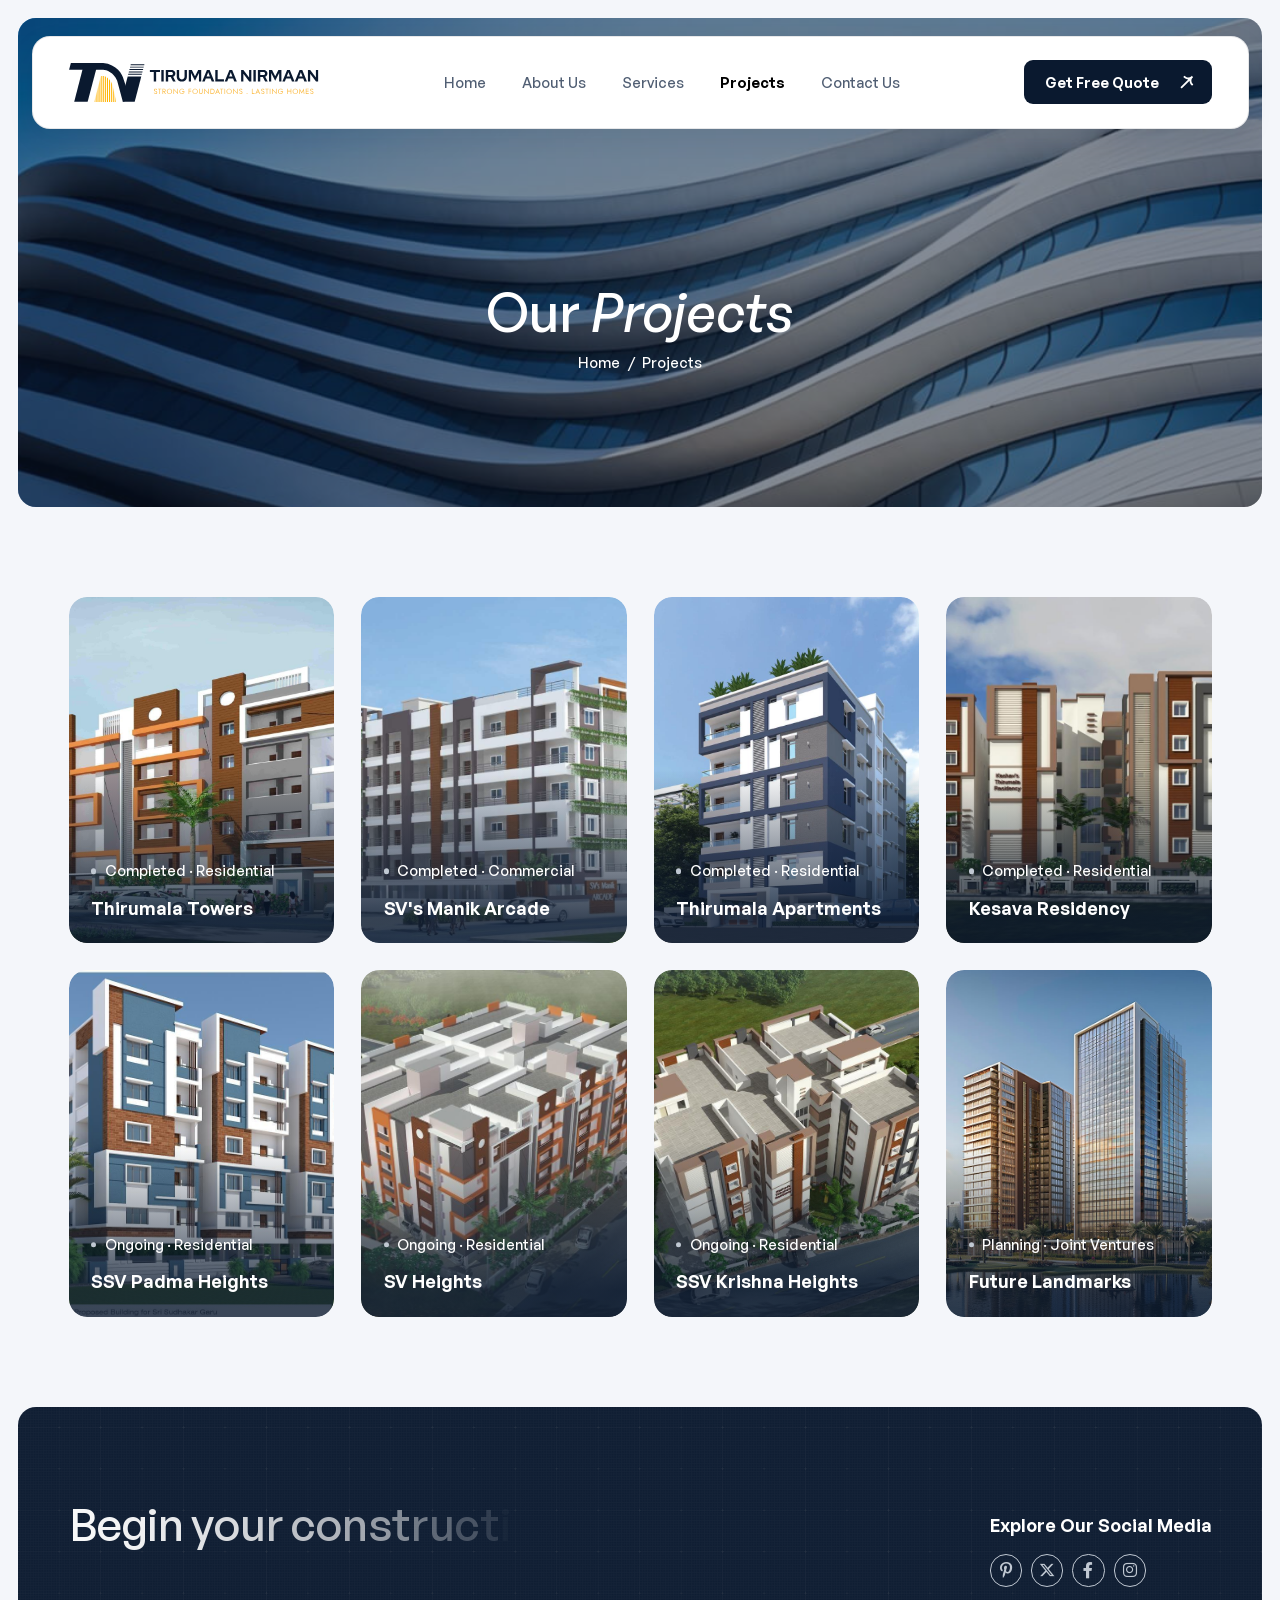
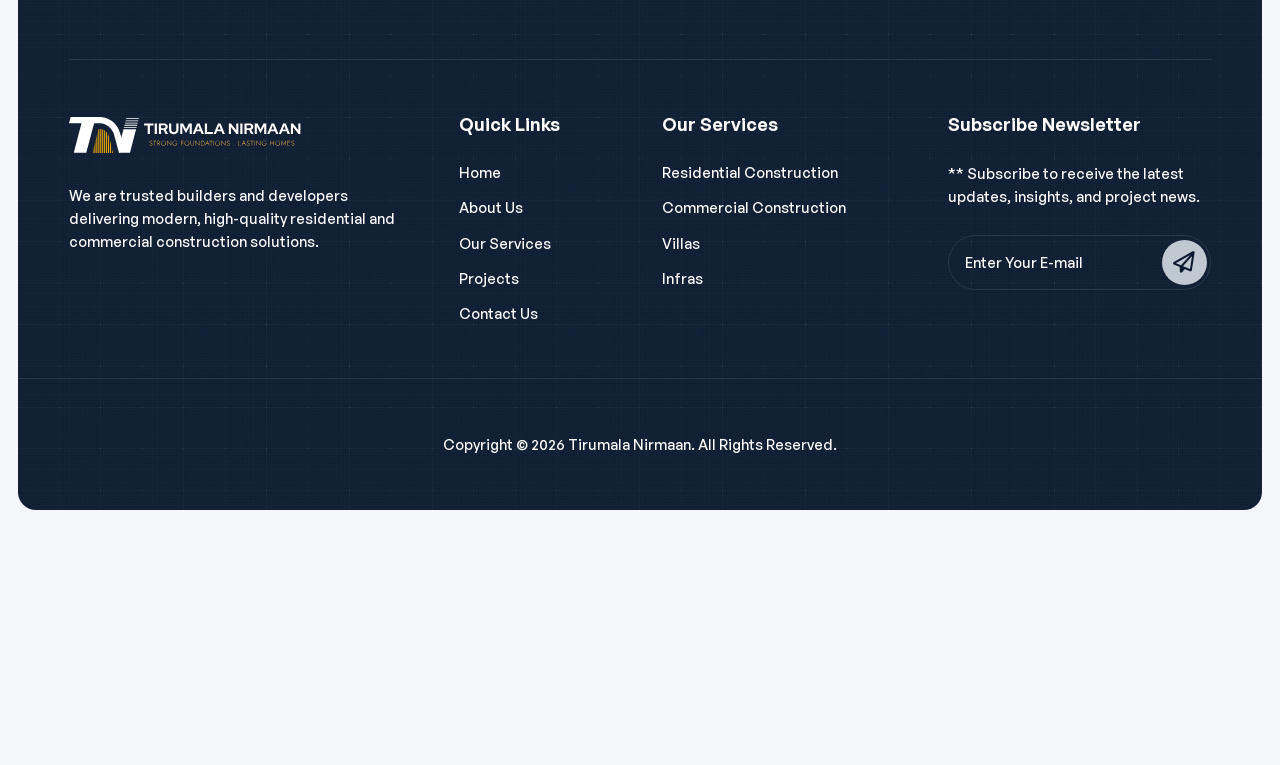
<file: projects.html>
<!DOCTYPE html><html lang="zxx"><head>
	<!-- Meta -->
	<meta charset="utf-8">
	<meta http-equiv="X-UA-Compatible" content="IE=edge">
	<meta name="viewport" content="width=device-width, initial-scale=1.0, maximum-scale=1">
	<meta name="description" content="">
	<meta name="keywords" content="">
	<meta name="author" content="AwaikenThemes">
	<!-- Page Title -->
    <title>Projects & Portfolio | Tirumala Nirmaan</title>
	<!-- Favicon Icon -->
	<link rel="shortcut icon" type="image/x-icon" href="images/favicon.svg">
    <!-- Custom Fonts Css-->
	<link href="css/fonts.css" rel="stylesheet" media="screen">
	<!-- Bootstrap Css -->
	<link href="css/bootstrap.min.css" rel="stylesheet" media="screen">
	<!-- SlickNav Css -->
	<link href="css/slicknav.min.css" rel="stylesheet">
	<!-- Swiper Css -->
	<link rel="stylesheet" href="css/swiper-bundle.min.css">
	<!-- Font Awesome Icon Css-->
	<link href="css/all.min.css" rel="stylesheet" media="screen">
	<!-- Animated Css -->
	<link href="css/animate.css" rel="stylesheet">
    <!-- Magnific Popup Core Css File -->
	<link rel="stylesheet" href="css/magnific-popup.css">
	<!-- Mouse Cursor Css File -->
	<link rel="stylesheet" href="css/mousecursor.css">
	<!-- Main Custom Css -->
	<link href="css/custom.css" rel="stylesheet" media="screen">
</head>
<body>

    <!-- Preloader Start -->
	<div class="preloader">
		<div class="loading-container">
			<div class="loading"></div>
			<div id="loading-icon"><img src="images/loader.svg" alt=""></div>
		</div>
	</div>
	<!-- Preloader End -->

    <!-- Header Start -->
	<header class="main-header">
		<div class="header-sticky bg-section">
			<nav class="navbar navbar-expand-lg">
				<div class="container">
					<!-- Logo Start -->
					<a class="navbar-brand" href="index.html">
						<img src="images/logo.svg" alt="Tirumala Nirmaan">
					</a>
					<!-- Logo End -->

                    <!-- Main Menu Start -->
                    <div class="collapse navbar-collapse main-menu">
                        <div class="nav-menu-wrapper">
                            <ul class="navbar-nav mr-auto" id="menu">
                                <li class="nav-item"><a class="nav-link" href="index.html#home">Home</a></li>
                                <li class="nav-item"><a class="nav-link" href="about-us.html">About Us</a></li>
                                <li class="nav-item"><a class="nav-link" href="services.html">Services</a></li>
                                <li class="nav-item"><a class="nav-link active" href="projects.html">Projects</a></li>
                                <li class="nav-item"><a class="nav-link" href="contact-us.html">Contact Us</a></li>
                            </ul>
                        </div>
                        
                        <!-- Header Btn Start -->
                        <div class="header-btn">
                            <a href="contact-us.html" class="btn-default">Get Free Quote</a>
                        </div>
                        <!-- Header Btn End -->
                    </div>
					<!-- Main Menu End -->
					<div class="navbar-toggle"></div>
				</div>
			</nav>
			<div class="responsive-menu"></div>
		</div>
	</header>
	<!-- Header End -->

    <!-- Page Header Section Start -->
    <div class="page-header bg-section parallaxie">
        <div class="container">
            <div class="row">
                <div class="col-lg-12">
                    <!-- Page Header Box Start -->
                    <div class="page-header-box">
                        <h1 class="text-anime-style-2" data-cursor="-opaque">Our <span>Projects</span></h1>
                        <nav class="wow fadeInUp">
                            <ol class="breadcrumb">
                                <li class="breadcrumb-item"><a href="index.html">Home</a></li>
                                <li class="breadcrumb-item"><a href="projects.html">Projects</a></li>
                            </ol>
                        </nav>
                    </div>
                    <!-- Page Header Box End -->
                </div>
            </div>
        </div>
    </div>
    <!-- Page Header Section End -->

    <!-- Page Projects Start -->
    <div class="page-projects">
        <div class="container">
                        <div class="row">
                <div class="col-xl-3 col-md-6">
                    <!-- Project Item Start -->
                    <div class="project-item wow fadeInUp">
                        <!-- Project Item Image Start -->
                        <div class="project-item-image">
                            <a href="project-detail.html?id=thirumala-towers" data-cursor-text="View">
                                <figure>
                                    <img src="images/projects/image1.jpg" alt="Thirumala Towers">
                                </figure>
                            </a>
                        </div>
                        <!-- Project Item Image End -->

                        <!-- Project Item Content Start -->
                        <div class="project-item-content">
                            <ul>
                                <li><a href="project-detail.html?id=thirumala-towers">Completed · Residential</a></li>
                            </ul>
                            <h2><a href="project-detail.html?id=thirumala-towers">Thirumala Towers</a></h2>
                        </div>
                        <!-- Project Item Content End -->
                    </div>
                    <!-- Project Item End -->
                </div>

                <div class="col-xl-3 col-md-6">
                    <!-- Project Item Start -->
                    <div class="project-item wow fadeInUp" data-wow-delay="0.1s">
                        <!-- Project Item Image Start -->
                        <div class="project-item-image">
                            <a href="project-detail.html?id=svs-manik-arcade" data-cursor-text="View">
                                <figure>
                                    <img src="images/projects/image8.jpg" alt="SV's Manik Arcade">
                                </figure>
                            </a>
                        </div>
                        <!-- Project Item Image End -->

                        <!-- Project Item Content Start -->
                        <div class="project-item-content">
                            <ul>
                                <li><a href="project-detail.html?id=svs-manik-arcade">Completed · Commercial</a></li>
                            </ul>
                            <h2><a href="project-detail.html?id=svs-manik-arcade">SV's Manik Arcade</a></h2>
                        </div>
                        <!-- Project Item Content End -->
                    </div>
                    <!-- Project Item End -->
                </div>

                <div class="col-xl-3 col-md-6">
                    <!-- Project Item Start -->
                    <div class="project-item wow fadeInUp" data-wow-delay="0.15s">
                        <!-- Project Item Image Start -->
                        <div class="project-item-image">
                            <a href="project-detail.html?id=thirumala-apartments" data-cursor-text="View">
                                <figure>
                                    <img src="images/projects/image5.jpg" alt="Thirumala Apartments">
                                </figure>
                            </a>
                        </div>
                        <!-- Project Item Image End -->

                        <!-- Project Item Content Start -->
                        <div class="project-item-content">
                            <ul>
                                <li><a href="project-detail.html?id=thirumala-apartments">Completed · Residential</a></li>
                            </ul>
                            <h2><a href="project-detail.html?id=thirumala-apartments">Thirumala Apartments</a></h2>
                        </div>
                        <!-- Project Item Content End -->
                    </div>
                    <!-- Project Item End -->
                </div>

                <div class="col-xl-3 col-md-6">
                    <!-- Project Item Start -->
                    <div class="project-item wow fadeInUp" data-wow-delay="0.1s">
                        <!-- Project Item Image Start -->
                        <div class="project-item-image">
                            <a href="project-detail.html?id=kesava-residency" data-cursor-text="View">
                                <figure>
                                    <img src="images/projects/image6.jpg" alt="Kesava Residency">
                                </figure>
                            </a>
                        </div>
                        <!-- Project Item Image End -->

                        <!-- Project Item Content Start -->
                        <div class="project-item-content">
                            <ul>
                                <li><a href="project-detail.html?id=kesava-residency">Completed · Residential</a></li>
                            </ul>
                            <h2><a href="project-detail.html?id=kesava-residency">Kesava Residency</a></h2>
                        </div>
                        <!-- Project Item Content End -->
                    </div>
                    <!-- Project Item End -->
                </div>

                <div class="col-xl-3 col-md-6">
                    <!-- Project Item Start -->
                    <div class="project-item wow fadeInUp" data-wow-delay="0.1s">
                        <!-- Project Item Image Start -->
                        <div class="project-item-image">
                            <a href="project-detail.html?id=ssv-padma-heights" data-cursor-text="View">
                                <figure>
                                    <img src="images/projects/image7.jpg" alt="SSV Padma Heights">
                                </figure>
                            </a>
                        </div>
                        <!-- Project Item Image End -->

                        <!-- Project Item Content Start -->
                        <div class="project-item-content">
                            <ul>
                                <li><a href="project-detail.html?id=ssv-padma-heights">Ongoing · Residential</a></li>
                            </ul>
                            <h2><a href="project-detail.html?id=ssv-padma-heights">SSV Padma Heights</a></h2>
                        </div>
                        <!-- Project Item Content End -->
                    </div>
                    <!-- Project Item End -->
                </div>

                <div class="col-xl-3 col-md-6">
                    <!-- Project Item Start -->
                    <div class="project-item wow fadeInUp" data-wow-delay="0.1s">
                        <!-- Project Item Image Start -->
                        <div class="project-item-image">
                            <a href="project-detail.html?id=sv-heights" data-cursor-text="View">
                                <figure>
                                    <img src="images/projects/image10.jpg" alt="SV Heights">
                                </figure>
                            </a>
                        </div>
                        <!-- Project Item Image End -->

                        <!-- Project Item Content Start -->
                        <div class="project-item-content">
                            <ul>
                                <li><a href="project-detail.html?id=sv-heights">Ongoing · Residential</a></li>
                            </ul>
                            <h2><a href="project-detail.html?id=sv-heights">SV Heights</a></h2>
                        </div>
                        <!-- Project Item Content End -->
                    </div>
                    <!-- Project Item End -->
                </div>

                <div class="col-xl-3 col-md-6">
                    <!-- Project Item Start -->
                    <div class="project-item wow fadeInUp" data-wow-delay="0.1s">
                        <!-- Project Item Image Start -->
                        <div class="project-item-image">
                            <a href="project-detail.html?id=ssv-krishna-heights" data-cursor-text="View">
                                <figure>
                                    <img src="images/projects/image3.jpg" alt="SSV Krishna Heights">
                                </figure>
                            </a>
                        </div>
                        <!-- Project Item Image End -->

                        <!-- Project Item Content Start -->
                        <div class="project-item-content">
                            <ul>
                                <li><a href="project-detail.html?id=ssv-krishna-heights">Ongoing · Residential</a></li>
                            </ul>
                            <h2><a href="project-detail.html?id=ssv-krishna-heights">SSV Krishna Heights</a></h2>
                        </div>
                        <!-- Project Item Content End -->
                    </div>
                    <!-- Project Item End -->
                </div>

                <div class="col-xl-3 col-md-6">
                    <!-- Project Item Start -->
                    <div class="project-item wow fadeInUp" data-wow-delay="0.1s">
                        <!-- Project Item Image Start -->
                        <div class="project-item-image">
                            <a href="project-detail.html" data-cursor-text="View">
                                <figure>
                                    <img src="images/projects/project-image-8.jpg" alt="Future Landmark Developments">
                                </figure>
                            </a>
                        </div>
                        <!-- Project Item Image End -->

                        <!-- Project Item Content Start -->
                        <div class="project-item-content">
                            <ul>
                                <li><a href="contact-us.html">Planning · Joint Ventures</a></li>
                            </ul>
                            <h2><a href="contact-us.html">Future Landmarks</a></h2>
                        </div>
                        <!-- Project Item Content End -->
                    </div>
                    <!-- Project Item End -->
                </div>
            </div>
        </div>
    </div>
    <!-- Page Projects End -->

    <!-- Main Footer Start -->
    <footer class="main-footer bg-section dark-section">
        <div class="container">
            <div class="row">
                <div class="col-lg-12">
                    <!-- Footer Header Start -->
                    <div class="footer-header">
                        <!-- Section Title Start -->
                        <div class="section-title">
                            <h2 class="text-anime-style-2" data-cursor="-opaque">Begin your construction <span>journey with trusted experts</span></h2>
                        </div>
                        <!-- Section Title End -->

                        <!-- Footer Social Links Start -->
                        <div class="footer-social-links">
                            <h3>Explore Our Social Media</h3>
                            <ul>
                                <li><a href="#"><i class="fa-brands fa-pinterest-p"></i></a></li>
                                <li><a href="#"><i class="fa-brands fa-x-twitter"></i></a></li>
                                <li><a href="#"><i class="fab fa-facebook-f"></i></a></li>
                                <li><a href="#"><i class="fa-brands fa-instagram"></i></a></li>
                            </ul>
                        </div>
                        <!-- Footer Social Links End -->
                    </div>
                    <!-- Footer Header End -->
                </div>

                <div class="col-xl-4">
                    <!-- About Footer Start -->
                    <div class="about-footer">
                        <div class="footer-logo">
                            <img src="images/logo-white.svg" alt="">
                        </div>
                        <div class="about-footer-content">
                            <p>We are trusted builders and developers delivering modern, high-quality residential and commercial construction solutions.</p>
                        </div>
                    </div>
                    <!-- About Footer End -->
                </div>

                <div class="col-xl-8">
                    <!-- Footer Links Box Start -->
                    <div class="footer-links-box">
                        <!-- Footer Links Start -->
                        <div class="footer-links">
                            <h3>Quick Links</h3>
                            <ul>
                                <li><a href="index.html#home">Home</a></li>
                                <li><a href="about-us.html">About Us</a></li>
                                <li><a href="services.html">Our Services</a></li>
                                <li><a href="projects.html">Projects</a></li>
                                <li><a href="contact-us.html">Contact Us</a></li>
                            </ul>
                        </div>
                        <!-- Footer Links End -->

                        <!-- Footer Links Start -->
                        <div class="footer-links">
                            <h3>Our Services</h3>
                            <ul>
                                <li><a href="services.html">Residential Construction</a></li>
                                <li><a href="services.html">Commercial Construction</a></li>
                                <li><a href="services.html">Villas</a></li>
                                <li><a href="services.html">Infras</a></li>
                            </ul>
                        </div>
                        <!-- Footer Links End -->

                        <!-- Footer Links Start -->
                        <div class="footer-links footer-newsletter-form">
                            <h3>Subscribe Newsletter</h3>
                            <p>** Subscribe to receive the latest updates,  insights, and project news.</p>
                            <form id="newslettersForm" action="#" method="POST">
                                <div class="form-group">
                                    <input type="email" name="mail" class="form-control" id="mail" placeholder="Enter Your E-mail " required="">
                                    <button type="submit" class="newsletter-btn"><i class="fa-regular fa-paper-plane"></i></button>
                                </div>
                            </form>
                        </div>
                        <!-- Footer Links End -->
                    </div>
                    <!-- Footer Links Box End -->
                </div>
            </div>
        </div>

        <!-- Footer Copyright Start -->
        <div class="footer-copyright">
            <div class="container">
                <div class="row">
                    <div class="col-lg-12">
                        <!-- Footer Copyright Text Start -->
                        <div class="footer-copyright-text">
                            <p>Copyright © 2026 Tirumala Nirmaan. All Rights Reserved.</p>
                        </div>
                        <!-- Footer Copyright Text End -->
                    </div>
                </div>
            </div>
        </div>
        <!-- Footer Copyright End -->
    </footer>
    <!-- Main Footer End -->

    <!-- Jquery Library File -->
    <script src="js/jquery.min.js"></script>
    <!-- Bootstrap js file -->
    <script src="js/bootstrap.min.js"></script>
    <!-- Validator js file -->
    <script src="js/validator.min.js"></script>
    <!-- SlickNav js file -->
    <script src="js/jquery.slicknav.js"></script>
    <!-- Swiper js file -->
    <script src="js/swiper-bundle.min.js"></script>
    <!-- Counter js file -->
    <script src="js/jquery.waypoints.min.js"></script>
    <script src="js/counter.min.js"></script>
    <!-- Magnific js file -->
    <script src="js/jquery.magnific-popup.min.js"></script>
    <!-- SmoothScroll -->
    <script src="js/lenis.min.js"></script>
    <!-- Parallax js -->
    <script src="js/parallaxie.js"></script>
    <!-- MagicCursor js file -->
    <script src="js/gsap.min.js"></script>
    <script src="js/magiccursor.js"></script>
    <!-- Text Effect js file -->
    <script src="js/SplitText.min.js"></script>
    <script src="js/ScrollTrigger.min.js"></script>
    <!-- YTPlayer js File -->
    <script src="js/jquery.mb.YTPlayer.min.js"></script>
    <!-- Wow js file -->
    <script src="js/wow.min.js"></script>
    <!-- Main Custom js file -->
    <script src="js/function.js"></script>

</body></html>
</file>
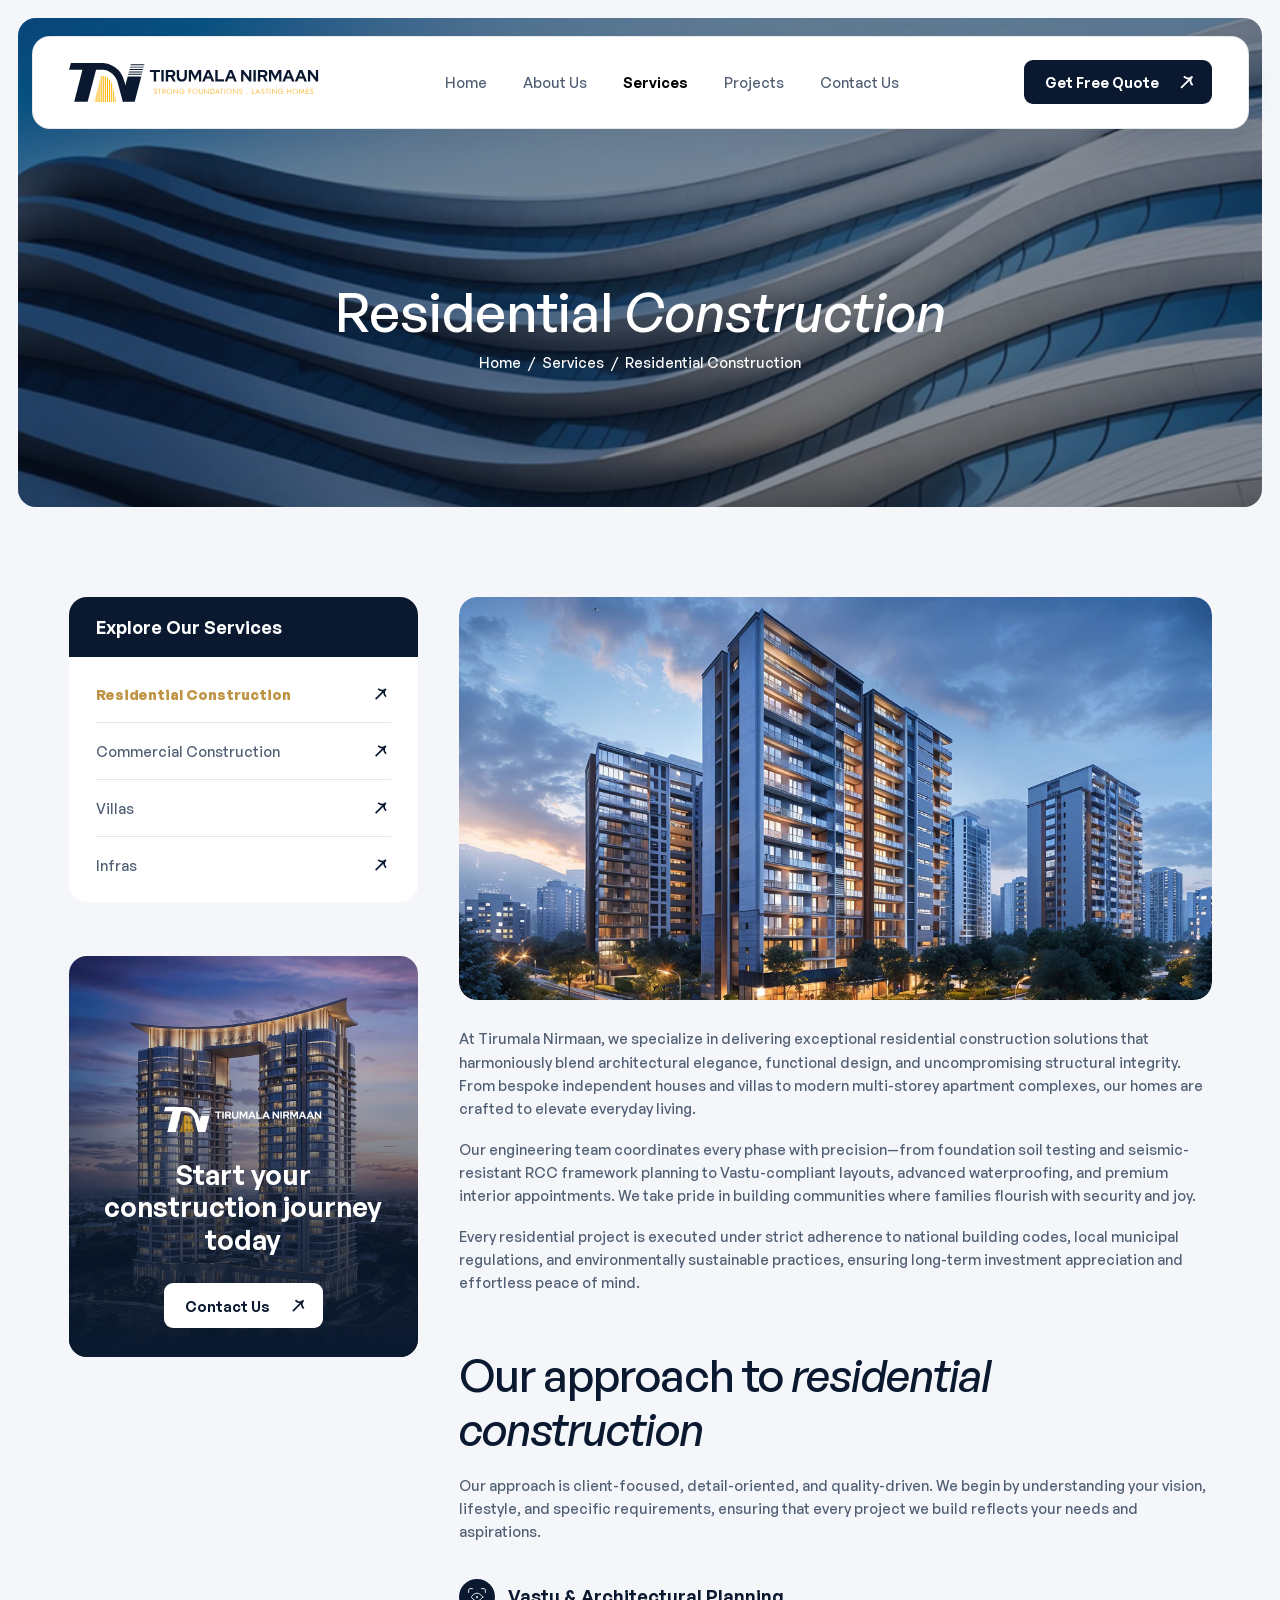
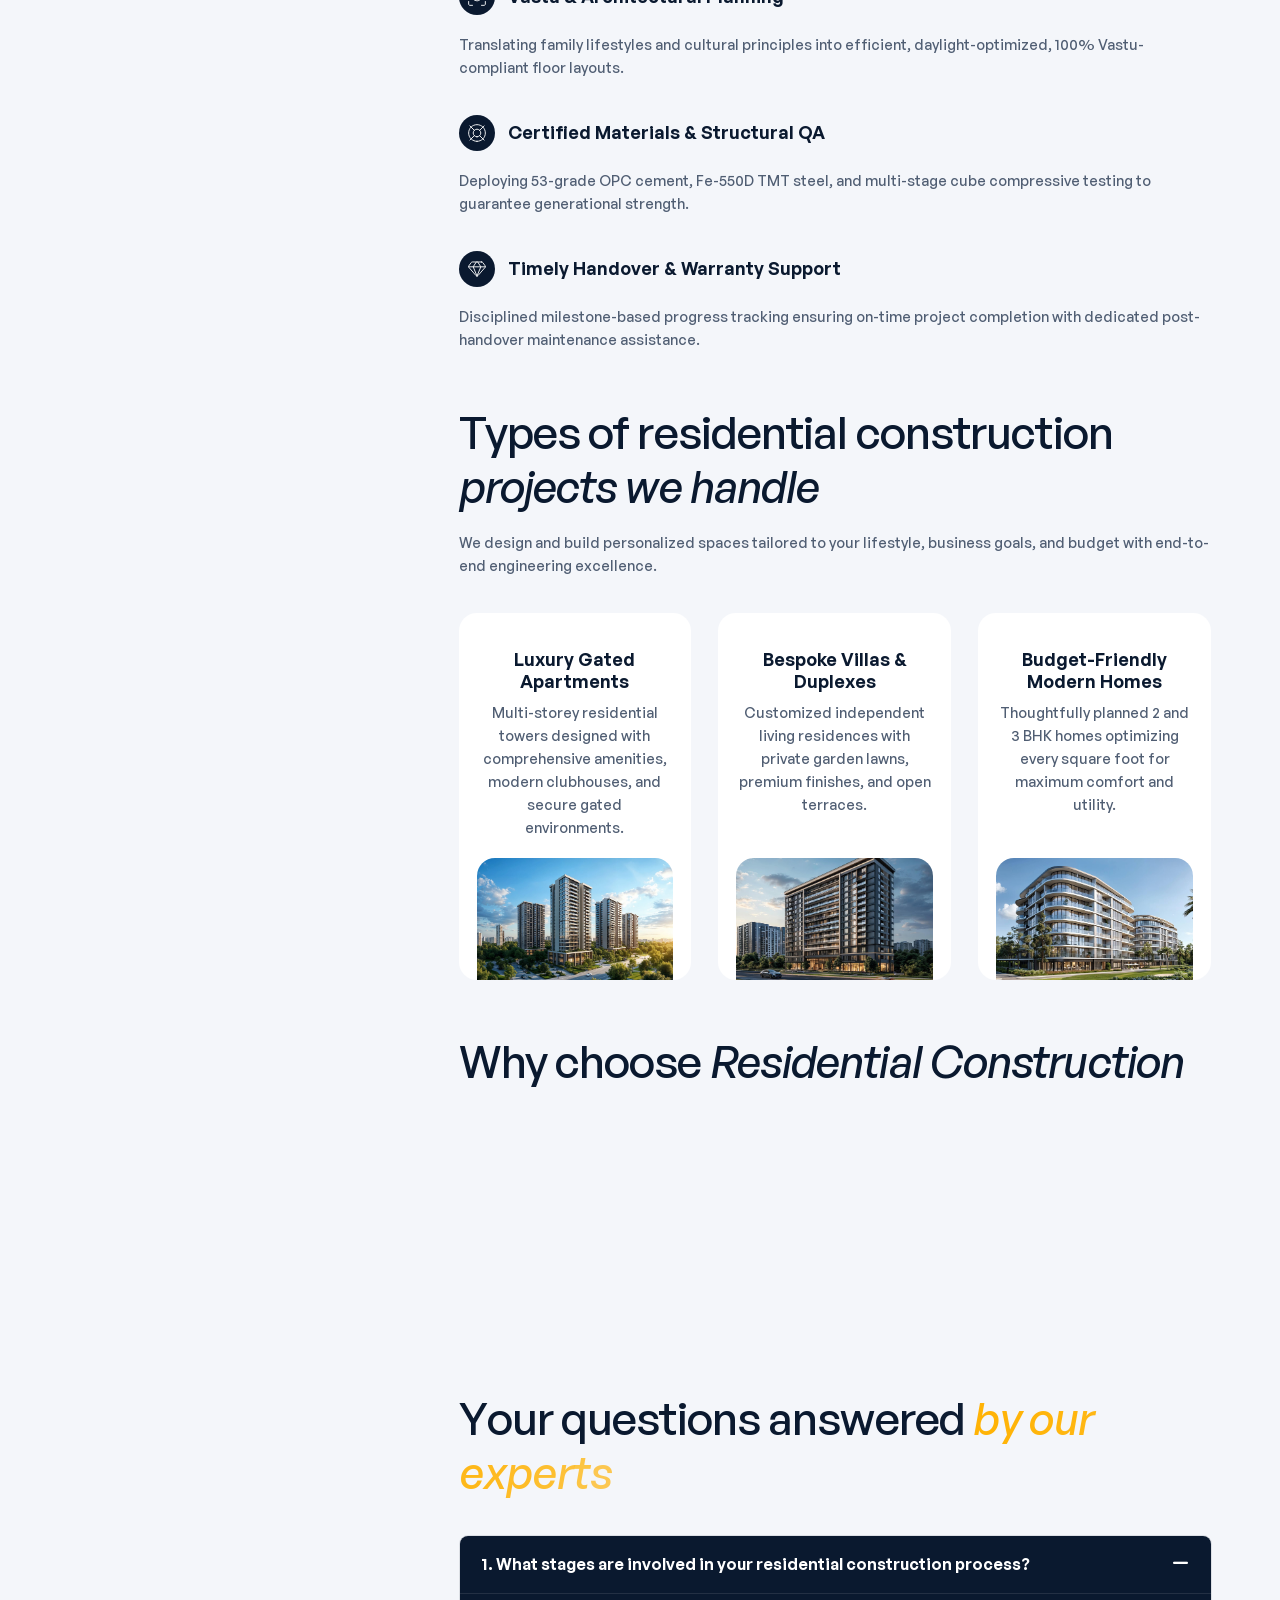
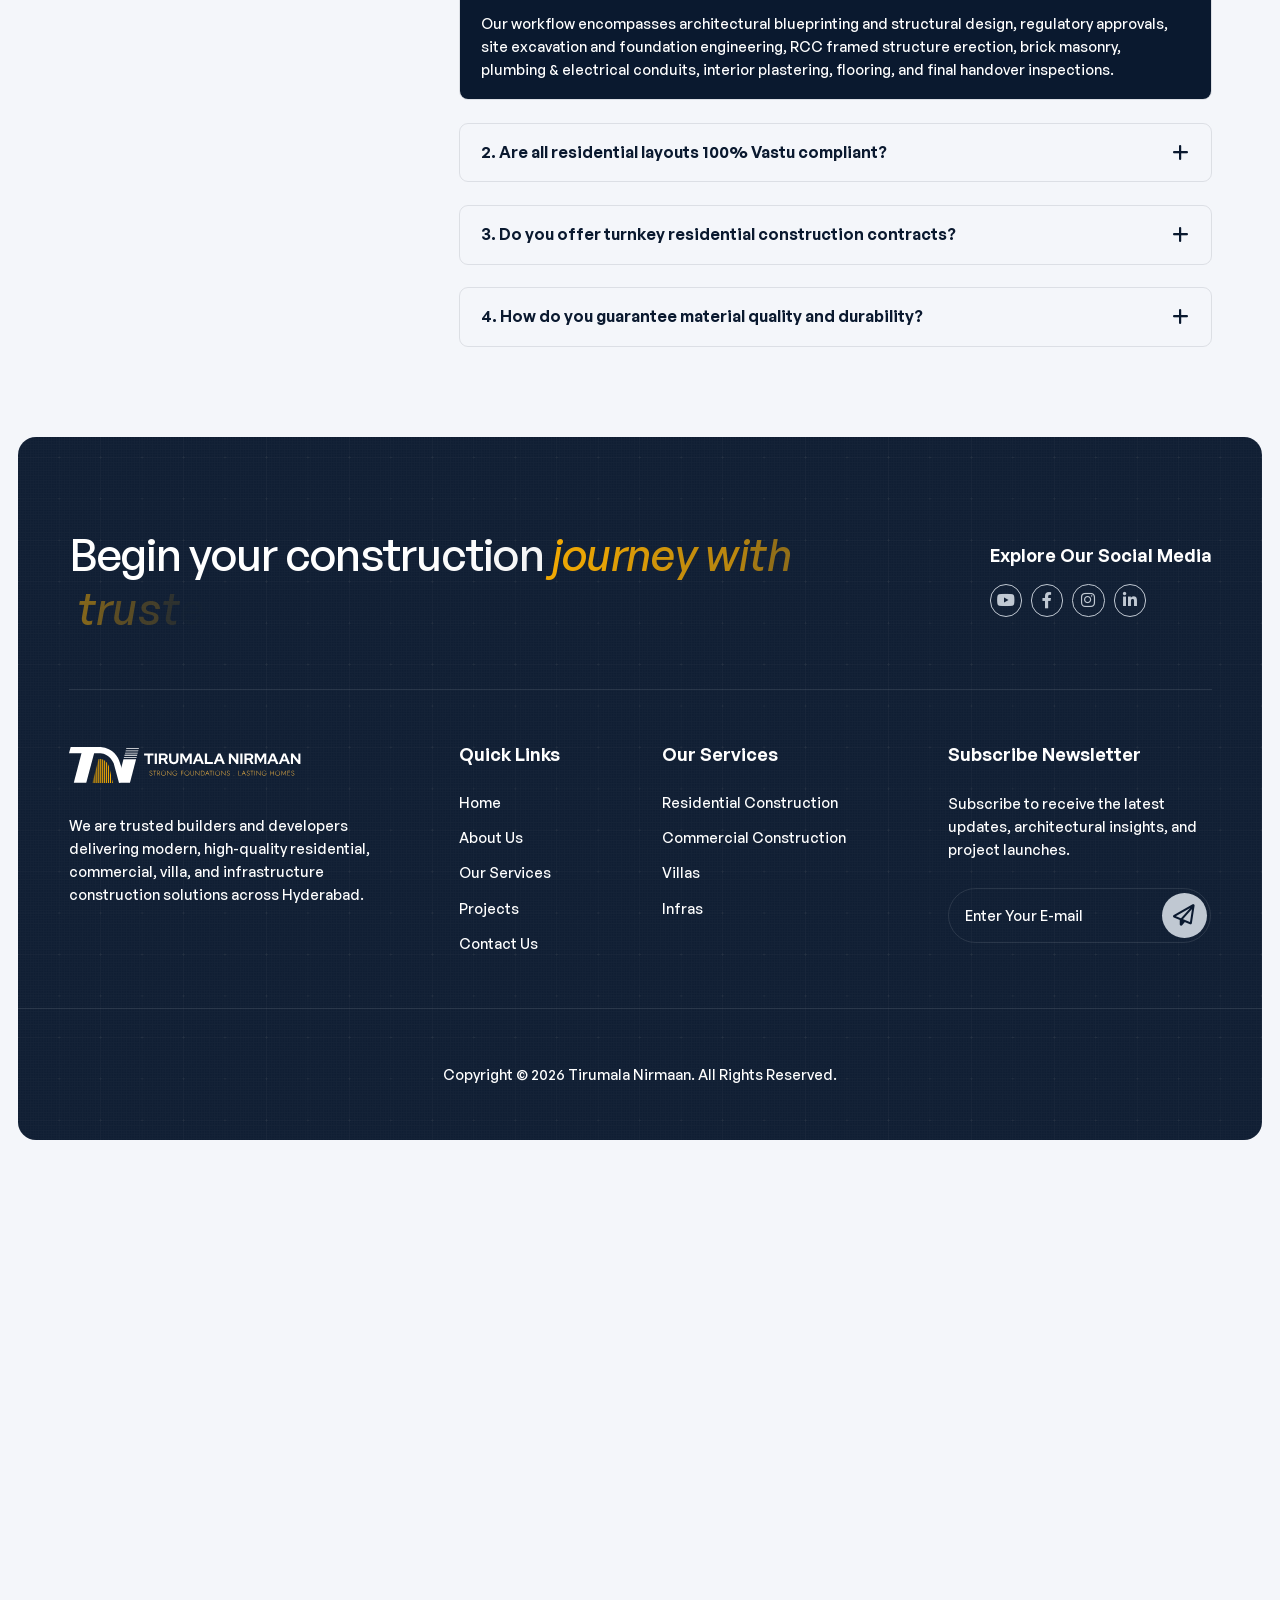
<file: service-detail.html>
<!DOCTYPE html>
<html lang="en">
<head>
	<!-- Meta -->
	<meta charset="utf-8">
	<meta http-equiv="X-UA-Compatible" content="IE=edge">
	<meta name="viewport" content="width=device-width, initial-scale=1.0, maximum-scale=1">
	<meta name="description" content="Tirumala Nirmaan - Professional Residential, Commercial, Villa and Infrastructure Construction Services.">
	<meta name="keywords" content="construction services, residential construction, commercial construction, villas, infrastructure, hyderabad builders">
	<meta name="author" content="Tirumala Nirmaan">
	<!-- Page Title -->
    <title id="service-page-title">Service Details - Tirumala Nirmaan</title>
	<!-- Favicon Icon -->
	<link rel="shortcut icon" type="image/x-icon" href="images/favicon.svg">
    <!-- Custom Fonts Css-->
	<link href="css/fonts.css" rel="stylesheet" media="screen">
	<!-- Bootstrap Css -->
	<link href="css/bootstrap.min.css" rel="stylesheet" media="screen">
	<!-- SlickNav Css -->
	<link href="css/slicknav.min.css" rel="stylesheet">
	<!-- Swiper Css -->
	<link rel="stylesheet" href="css/swiper-bundle.min.css">
	<!-- Font Awesome Icon Css-->
	<link href="css/all.min.css" rel="stylesheet" media="screen">
	<!-- Animated Css -->
	<link href="css/animate.css" rel="stylesheet">
    <!-- Magnific Popup Core Css File -->
	<link rel="stylesheet" href="css/magnific-popup.css">
	<!-- Mouse Cursor Css File -->
	<link rel="stylesheet" href="css/mousecursor.css">
	<!-- Main Custom Css -->
	<link href="css/custom.css" rel="stylesheet" media="screen">
	<!-- Services Data Store -->
	<script src="js/services-data.js"></script>
</head>
<body>

    <!-- Preloader Start -->
	<div class="preloader">
		<div class="loading-container">
			<div class="loading"></div>
			<div id="loading-icon"><img src="images/loader.svg" alt=""></div>
		</div>
	</div>
	<!-- Preloader End -->

    <!-- Header Start -->
	<header class="main-header">
		<div class="header-sticky bg-section">
			<nav class="navbar navbar-expand-lg">
				<div class="container">
					<!-- Logo Start -->
					<a class="navbar-brand" href="index.html">
						<img src="images/logo.svg" alt="Tirumala Nirmaan">
					</a>
					<!-- Logo End -->

                    <!-- Main Menu Start -->
                    <div class="collapse navbar-collapse main-menu">
                        <div class="nav-menu-wrapper">
                            <ul class="navbar-nav mr-auto" id="menu">
                                <li class="nav-item"><a class="nav-link" href="index.html#home">Home</a></li>
                                <li class="nav-item"><a class="nav-link" href="about-us.html">About Us</a></li>
                                <li class="nav-item"><a class="nav-link active" href="services.html">Services</a></li>
                                <li class="nav-item"><a class="nav-link" href="projects.html">Projects</a></li>
                                <li class="nav-item"><a class="nav-link" href="contact-us.html">Contact Us</a></li>
                            </ul>
                        </div>
                        
                        <!-- Header Btn Start -->
                        <div class="header-btn">
                            <a href="contact-us.html" class="btn-default">Get Free Quote</a>
                        </div>
                        <!-- Header Btn End -->
                    </div>
					<!-- Main Menu End -->
					<div class="navbar-toggle"></div>
				</div>
			</nav>
			<div class="responsive-menu"></div>
		</div>
	</header>
	<!-- Header End -->

    <!-- Page Header Section Start -->
    <div class="page-header bg-section parallaxie">
        <div class="container">
            <div class="row">
                <div class="col-lg-12">
                    <!-- Page Header Box Start -->
                    <div class="page-header-box">
                        <h1 class="text-anime-style-2" data-cursor="-opaque" id="service-header-title">Residential <span>Construction</span></h1>
                        <nav class="wow fadeInUp">
                            <ol class="breadcrumb">
                                <li class="breadcrumb-item"><a href="index.html">Home</a></li>
                                <li class="breadcrumb-item"><a href="services.html">Services</a></li>
                                <li class="breadcrumb-item active" id="service-breadcrumb-active">Residential Construction</li>
                            </ol>
                        </nav>
                    </div>
                    <!-- Page Header Box End -->
                </div>
            </div>
        </div>
    </div>
    <!-- Page Header Section End -->

    <!-- Page Service Single Start -->
    <div class="page-service-single">
        <div class="container">
            <div class="row">
                <div class="col-lg-4">
                    <!-- Page Single Sidebar Start -->
                    <div class="page-single-sidebar">
                        <!-- Page Category List Start -->
                        <div class="page-category-list wow fadeInUp">
                            <h2>Explore Our Services</h2>
                            <ul id="service-sidebar-list">
                                <li><a href="service-detail.html?id=residential-construction" data-service="residential-construction">Residential Construction</a></li>
                                <li><a href="service-detail.html?id=commercial-construction" data-service="commercial-construction">Commercial Construction</a></li>
                                <li><a href="service-detail.html?id=villas" data-service="villas">Villas</a></li>
                                <li><a href="service-detail.html?id=infras" data-service="infras">Infras</a></li>
                            </ul>
                        </div>
                        <!-- Page Category List End -->
                        
                        <!-- Sidebar CTA Box Start -->
                        <div class="sidebar-cta-box wow fadeInUp" data-wow-delay="0.1s">
                            <!-- Sidebar CTA Image Start -->
                            <div class="sidebar-cta-image">
                                <figure>
                                    <img src="images/backgrounds/sidebar-cta-image.jpg" alt="Construction Journey">
                                </figure>
                            </div>
                            <!-- Sidebar CTA Image End -->
                            
                            <!-- Sidebar CTA Body Start -->
                            <div class="sidebar-cta-body">
                                <!-- Sidebar CTA Logo Start -->
                                <div class="sidebar-cta-logo">
                                    <img src="images/logo-white.svg" alt="Tirumala Nirmaan">
                                </div>
                                <!-- Sidebar CTA Logo End -->
    
                                <!-- Sidebar CTA Content Start -->
                                <div class="sidebar-cta-content">
                                    <h2>Start your construction journey today</h2>
                                </div>
                                <!-- Sidebar CTA Content End -->

                                <!-- Sidebar CTA Button Start -->
                                <div class="sidebar-cta-btn">
                                    <a href="contact-us.html" class="btn-default btn-highlighted">Contact Us</a>
                                </div>
                                <!-- Sidebar CTA Button End -->
                            </div>
                            <!-- Sidebar CTA Body End -->
                        </div>
                        <!-- Sidebar CTA Box End -->
                    </div>
                    <!-- Page Single Sidebar End -->
                </div>

                <div class="col-lg-8">
                    <!-- Service Single Content Start -->
                    <div class="service-single-content">
                        <!-- Page Single image Start -->
                        <div class="page-single-image">
                            <figure class="image-anime">
                                <img id="service-hero-img" src="images/services/service-1.jpg" alt="Service Image">
                            </figure>
                        </div>
                        <!-- Page Single image End -->
                        
                        <!-- Service Entry Start -->
                        <div class="service-entry">
                            <div id="service-overview-container">
                                <p class="wow fadeInUp">We specialize in delivering exceptional residential construction solutions that combine quality, functionality, and aesthetic appeal. Our services span from custom homes to multi-unit apartment complexes, villas, and gated communities, ensuring every project meets modern living standards and long-term durability.</p>
                                <p class="wow fadeInUp" data-wow-delay="0.1s">Our approach begins with a deep understanding of client needs. We work closely with homeowners, developers, and architects to translate visions into practical, efficient designs. Every project is carefully planned to optimize space, comply with building regulations, and incorporate the latest in construction technology and sustainable practices.</p>
                            </div>

                            <!-- Service Approach Box Start -->
                            <div class="service-approach-box">
                                <h2 class="text-anime-style-2" id="service-approach-title">Our approach to <span>residential construction</span></h2>
                                <p class="wow fadeInUp" id="service-approach-intro">Our approach is client-focused, detail-oriented, and quality-driven. We begin by understanding your vision, lifestyle, and specific requirements, ensuring that every project we build reflects your needs and aspirations.</p>
                                
                                <!-- Service Approach Item List Start -->
                                <div class="service-approach-item-list" id="service-approach-list">
                                    <!-- Dynamic approaches injected here -->
                                </div>
                                <!-- Service Approach Item List End -->
                            </div>
                            <!-- Service Approach Box End -->
                            
                            <!-- Service Projects Box Start -->
                            <div class="service-projects-box">
                                <h2 class="text-anime-style-2" id="service-projects-title">Types of <span>projects we handle</span></h2>
                                <p class="wow fadeInUp" id="service-projects-intro">We design and build personalized spaces tailored to your lifestyle, business goals, and budget with end-to-end engineering excellence.</p>
                                
                                <!-- Service Projects Item List Start -->
                                <div class="service-project-item-list" id="service-projects-list">
                                    <!-- Dynamic project types injected here -->
                                </div>
                                <!-- Service Projects Item List End -->
                            </div>
                            <!-- Service Projects Box End -->
                            
                            <!-- Service Entry Info Box Start -->
                            <div class="service-entry-info-box">
                                <h2 class="text-anime-style-2" id="service-why-title">Why choose <span>Tirumala Nirmaan</span></h2>
                                <div id="service-why-desc">
                                    <p class="wow fadeInUp">Civil construction is more than building structures—it's about creating safe, comfortable, and lasting environments where families flourish and businesses thrive. A well-planned project ensures efficient space utilization, structural durability, and lasting value.</p>
                                </div>
                                <ul class="wow fadeInUp" data-wow-delay="0.15s" id="service-why-list">
                                    <!-- Dynamic why us checklist injected here -->
                                </ul>
                            </div>
                            <!-- Service Entry Info Box End -->
                        </div>
                        <!-- Service Entry End -->

                        <!-- Page Single FAQs Start -->
                        <div class="page-single-faqs">
                            <!-- Section Title Start -->
                            <div class="section-title">
                                <h2 class="text-anime-style-2" data-cursor="-opaque">Your questions answered <span>by our experts</span></h2>
                            </div>
                            <!-- Section Title End -->

                            <!-- FAQ Accordion Start -->
                            <div class="faq-accordion" id="faqaccordion">
                                <!-- Dynamic FAQs injected here -->
                            </div>
                            <!-- FAQ Accordion End -->
                        </div>
                        <!-- Page Single FAQs End -->
                    </div>
                    <!-- Service Single Content End -->
                </div>
            </div>
        </div>
    </div>
    <!-- Page Service Single End -->

    <!-- Main Footer Start -->
    <footer class="main-footer bg-section dark-section">
        <div class="container">
            <div class="row">
                <div class="col-lg-12">
                    <!-- Footer Header Start -->
                    <div class="footer-header">
                        <!-- Section Title Start -->
                        <div class="section-title">
                            <h2 class="text-anime-style-2" data-cursor="-opaque">Begin your construction <span>journey with trusted experts</span></h2>
                        </div>
                        <!-- Section Title End -->

                        <!-- Footer Social Links Start -->
                        <div class="footer-social-links">
                            <h3>Explore Our Social Media</h3>
                            <ul>
                                <li><a href="https://www.youtube.com/@thirumalaconstructions" target="_blank" rel="noopener"><i class="fa-brands fa-youtube"></i></a></li>
                                <li><a href="https://facebook.com" target="_blank" rel="noopener"><i class="fab fa-facebook-f"></i></a></li>
                                <li><a href="https://instagram.com" target="_blank" rel="noopener"><i class="fa-brands fa-instagram"></i></a></li>
                                <li><a href="https://linkedin.com" target="_blank" rel="noopener"><i class="fa-brands fa-linkedin-in"></i></a></li>
                            </ul>
                        </div>
                        <!-- Footer Social Links End -->
                    </div>
                    <!-- Footer Header End -->
                </div>

                <div class="col-xl-4">
                    <!-- About Footer Start -->
                    <div class="about-footer">
                        <div class="footer-logo">
                            <img src="images/logo-white.svg" alt="Tirumala Nirmaan">
                        </div>
                        <div class="about-footer-content">
                            <p>We are trusted builders and developers delivering modern, high-quality residential, commercial, villa, and infrastructure construction solutions across Hyderabad.</p>
                        </div>
                    </div>
                    <!-- About Footer End -->
                </div>

                <div class="col-xl-8">
                    <!-- Footer Links Box Start -->
                    <div class="footer-links-box">
                        <!-- Footer Links Start -->
                        <div class="footer-links">
                            <h3>Quick Links</h3>
                            <ul>
                                <li><a href="index.html#home">Home</a></li>
                                <li><a href="about-us.html">About Us</a></li>
                                <li><a href="services.html">Our Services</a></li>
                                <li><a href="projects.html">Projects</a></li>
                                <li><a href="contact-us.html">Contact Us</a></li>
                            </ul>
                        </div>
                        <!-- Footer Links End -->

                        <!-- Footer Links Start -->
                        <div class="footer-links">
                            <h3>Our Services</h3>
                            <ul>
                                <li><a href="service-detail.html?id=residential-construction">Residential Construction</a></li>
                                <li><a href="service-detail.html?id=commercial-construction">Commercial Construction</a></li>
                                <li><a href="service-detail.html?id=villas">Villas</a></li>
                                <li><a href="service-detail.html?id=infras">Infras</a></li>
                            </ul>
                        </div>
                        <!-- Footer Links End -->

                        <!-- Footer Links Start -->
                        <div class="footer-links footer-newsletter-form">
                            <h3>Subscribe Newsletter</h3>
                            <p>Subscribe to receive the latest updates, architectural insights, and project launches.</p>
                            <form id="newslettersForm" action="#" method="POST">
                                <div class="form-group">
                                    <input type="email" name="mail" class="form-control" id="mail" placeholder="Enter Your E-mail " required="">
                                    <button type="submit" class="newsletter-btn"><i class="fa-regular fa-paper-plane"></i></button>
                                </div>
                            </form>
                        </div>
                        <!-- Footer Links End -->
                    </div>
                    <!-- Footer Links Box End -->
                </div>
            </div>
        </div>

        <!-- Footer Copyright Start -->
        <div class="footer-copyright">
            <div class="container">
                <div class="row">
                    <div class="col-lg-12">
                        <!-- Footer Copyright Text Start -->
                        <div class="footer-copyright-text">
                            <p>Copyright © 2026 Tirumala Nirmaan. All Rights Reserved.</p>
                        </div>
                        <!-- Footer Copyright Text End -->
                    </div>
                </div>
            </div>
        </div>
        <!-- Footer Copyright End -->
    </footer>
    <!-- Main Footer End -->

    <!-- Jquery Library File -->
    <script src="js/jquery.min.js"></script>
    <!-- Bootstrap js file -->
    <script src="js/bootstrap.min.js"></script>
    <!-- Validator js file -->
    <script src="js/validator.min.js"></script>
    <!-- SlickNav js file -->
    <script src="js/jquery.slicknav.js"></script>
    <!-- Swiper js file -->
    <script src="js/swiper-bundle.min.js"></script>
    <!-- Counter js file -->
    <script src="js/jquery.waypoints.min.js"></script>
    <script src="js/counter.min.js"></script>
    <!-- Magnific js file -->
    <script src="js/jquery.magnific-popup.min.js"></script>
    <!-- SmoothScroll -->
    <script src="js/lenis.min.js"></script>
    <!-- Parallax js -->
    <script src="js/parallaxie.js"></script>
    <!-- MagicCursor js file -->
    <script src="js/gsap.min.js"></script>
    <script src="js/magiccursor.js"></script>
    <!-- Text Effect js file -->
    <script src="js/SplitText.min.js"></script>
    <script src="js/ScrollTrigger.min.js"></script>
    <!-- YTPlayer js File -->
    <script src="js/jquery.mb.YTPlayer.min.js"></script>
    <!-- Wow js file -->
    <script src="js/wow.min.js"></script>
    <!-- Main Custom js file -->
    <script src="js/function.js"></script>

    <!-- Service Detail Dynamic Controller Script -->
    <script>
    (function() {
        if (!window.SERVICES_DATA) return;

        var urlParams = new URLSearchParams(window.location.search);
        var requestedId = urlParams.get('id') || 'residential-construction';
        var svc = window.SERVICES_DATA[requestedId] || window.SERVICES_DATA['residential-construction'];

        // 1. Page Title & Meta
        document.title = svc.title + ' - Tirumala Nirmaan';
        var pageTitleEl = document.getElementById('service-page-title');
        if (pageTitleEl) pageTitleEl.textContent = svc.title + ' - Tirumala Nirmaan';

        // 2. Breadcrumbs & Headers
        var headerTitleEl = document.getElementById('service-header-title');
        if (headerTitleEl) {
            var words = svc.name.split(' ');
            if (words.length > 1) {
                var first = words.slice(0, -1).join(' ');
                var last = words[words.length - 1];
                headerTitleEl.innerHTML = first + ' <span>' + last + '</span>';
            } else {
                headerTitleEl.innerHTML = '<span>' + svc.name + '</span>';
            }
        }
        var breadcrumbActive = document.getElementById('service-breadcrumb-active');
        if (breadcrumbActive) breadcrumbActive.textContent = svc.name;

        // 3. Sidebar Active State
        var sidebarLinks = document.querySelectorAll('#service-sidebar-list a');
        sidebarLinks.forEach(function(link) {
            if (link.getAttribute('data-service') === svc.id) {
                link.classList.add('active');
                link.style.color = '#bf9444';
                link.style.fontWeight = '700';
            }
        });

        // 4. Hero Image
        var heroImg = document.getElementById('service-hero-img');
        if (heroImg && svc.heroImage) {
            heroImg.src = svc.heroImage;
            heroImg.alt = svc.title;
        }

        // 5. Overview Paragraphs
        var overviewContainer = document.getElementById('service-overview-container');
        if (overviewContainer && svc.overview && svc.overview.length) {
            var overviewHtml = '';
            svc.overview.forEach(function(p, idx) {
                var delay = idx === 0 ? '' : ' data-wow-delay="' + (idx * 0.2).toFixed(1) + 's"';
                overviewHtml += '<p class="wow fadeInUp"' + delay + '>' + p + '</p>';
            });
            overviewContainer.innerHTML = overviewHtml;
        }

        // 6. Approach Section
        var approachTitleEl = document.getElementById('service-approach-title');
        if (approachTitleEl) {
            approachTitleEl.innerHTML = 'Our approach to <span>' + svc.name.toLowerCase() + '</span>';
        }
        var approachList = document.getElementById('service-approach-list');
        if (approachList && svc.approaches && svc.approaches.length) {
            var approachHtml = '';
            svc.approaches.forEach(function(app, idx) {
                var delay = ((idx + 1) * 0.2).toFixed(1) + 's';
                approachHtml += '<div class="service-approach-item wow fadeInUp" data-wow-delay="' + delay + '">' +
                    '<div class="service-approach-item-header">' +
                        '<div class="icon-box">' +
                            '<img src="' + app.icon + '" alt="' + app.title + '">' +
                        '</div>' +
                        '<div class="service-approach-item-title">' +
                            '<h3>' + app.title + '</h3>' +
                        '</div>' +
                    '</div>' +
                    '<div class="service-approach-item-content">' +
                        '<p>' + app.desc + '</p>' +
                    '</div>' +
                '</div>';
            });
            approachList.innerHTML = approachHtml;
        }

        // 7. Project Types Section
        var projectsTitleEl = document.getElementById('service-projects-title');
        if (projectsTitleEl) {
            projectsTitleEl.innerHTML = 'Types of ' + svc.name.toLowerCase() + ' <span>projects we handle</span>';
        }
        var projectsList = document.getElementById('service-projects-list');
        if (projectsList && svc.projectTypes && svc.projectTypes.length) {
            var projectsHtml = '';
            svc.projectTypes.forEach(function(pt, idx) {
                var delay = ((idx + 1) * 0.2).toFixed(1) + 's';
                projectsHtml += '<div class="service-project-item wow fadeInUp" data-wow-delay="' + delay + '">' +
                    '<div class="service-project-item-content">' +
                        '<h3>' + pt.title + '</h3>' +
                        '<p>' + pt.desc + '</p>' +
                    '</div>' +
                    '<div class="service-project-item-image">' +
                        '<figure>' +
                            '<img src="' + pt.image + '" alt="' + pt.title + '">' +
                        '</figure>' +
                    '</div>' +
                '</div>';
            });
            projectsList.innerHTML = projectsHtml;
        }

        // 8. Why Us Checklist
        var whyTitleEl = document.getElementById('service-why-title');
        if (whyTitleEl) {
            whyTitleEl.innerHTML = 'Why choose <span>' + svc.name + '</span>';
        }
        var whyList = document.getElementById('service-why-list');
        if (whyList && svc.whyUs && svc.whyUs.length) {
            var whyHtml = '';
            svc.whyUs.forEach(function(item) {
                whyHtml += '<li>' + item + '</li>';
            });
            whyList.innerHTML = whyHtml;
        }

        // 9. FAQs Accordion
        var faqContainer = document.getElementById('faqaccordion');
        if (faqContainer && svc.faqs && svc.faqs.length) {
            var faqHtml = '';
            svc.faqs.forEach(function(faq, idx) {
                var num = idx + 1;
                var isOpen = idx === 0;
                var collapseId = 'svcCollapse' + num;
                var headingId = 'svcHeading' + num;
                var delay = (idx * 0.2).toFixed(1) + 's';

                faqHtml += '<div class="accordion-item wow fadeInUp" data-wow-delay="' + delay + '">' +
                    '<h2 class="accordion-header" id="' + headingId + '">' +
                        '<button class="accordion-button' + (isOpen ? '' : ' collapsed') + '" type="button" data-bs-toggle="collapse" data-bs-target="#' + collapseId + '" aria-expanded="' + (isOpen ? 'true' : 'false') + '" aria-controls="' + collapseId + '">' +
                            num + '. ' + faq.q +
                        '</button>' +
                    '</h2>' +
                    '<div id="' + collapseId + '" class="accordion-collapse collapse' + (isOpen ? ' show' : '') + '" aria-labelledby="' + headingId + '" data-bs-parent="#faqaccordion">' +
                        '<div class="accordion-body">' +
                            '<p>' + faq.a + '</p>' +
                        '</div>' +
                    '</div>' +
                '</div>';
            });
            faqContainer.innerHTML = faqHtml;
        }
    })();
    </script>
</body>
</html>
</file>
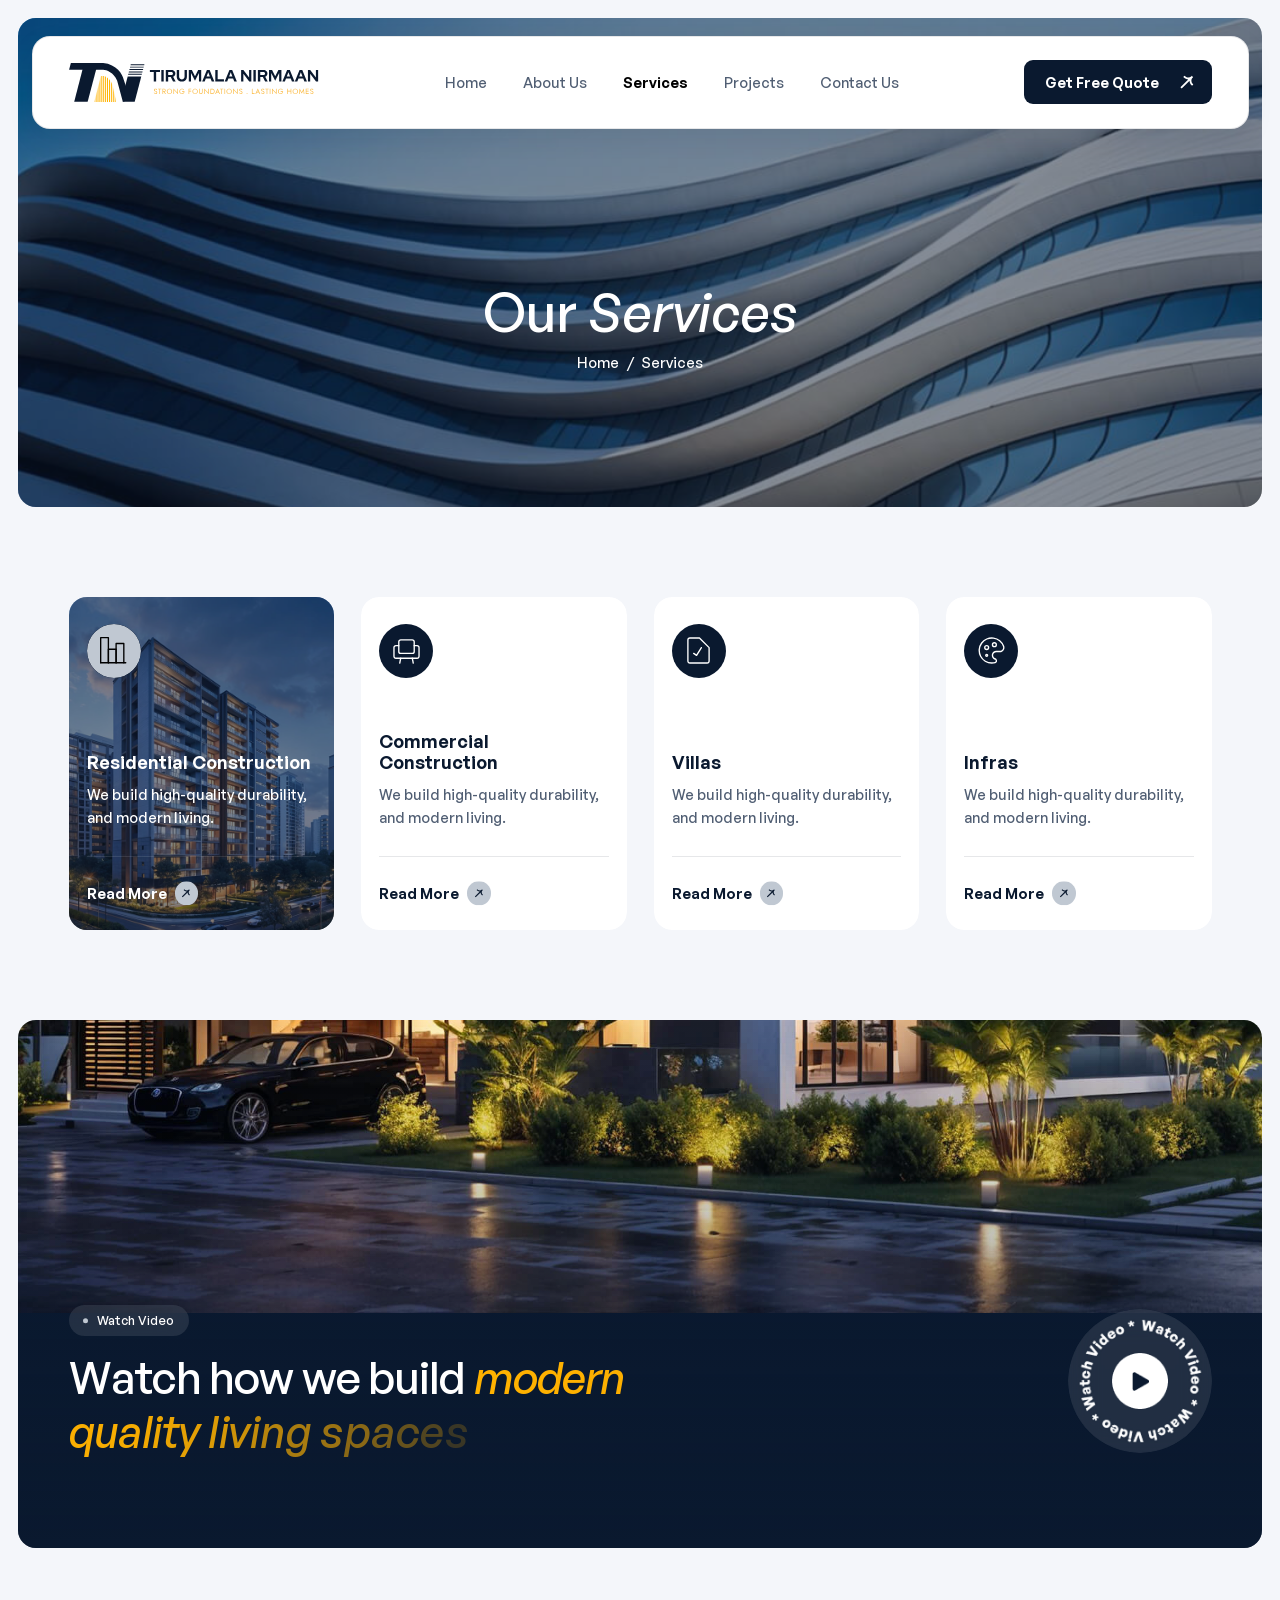
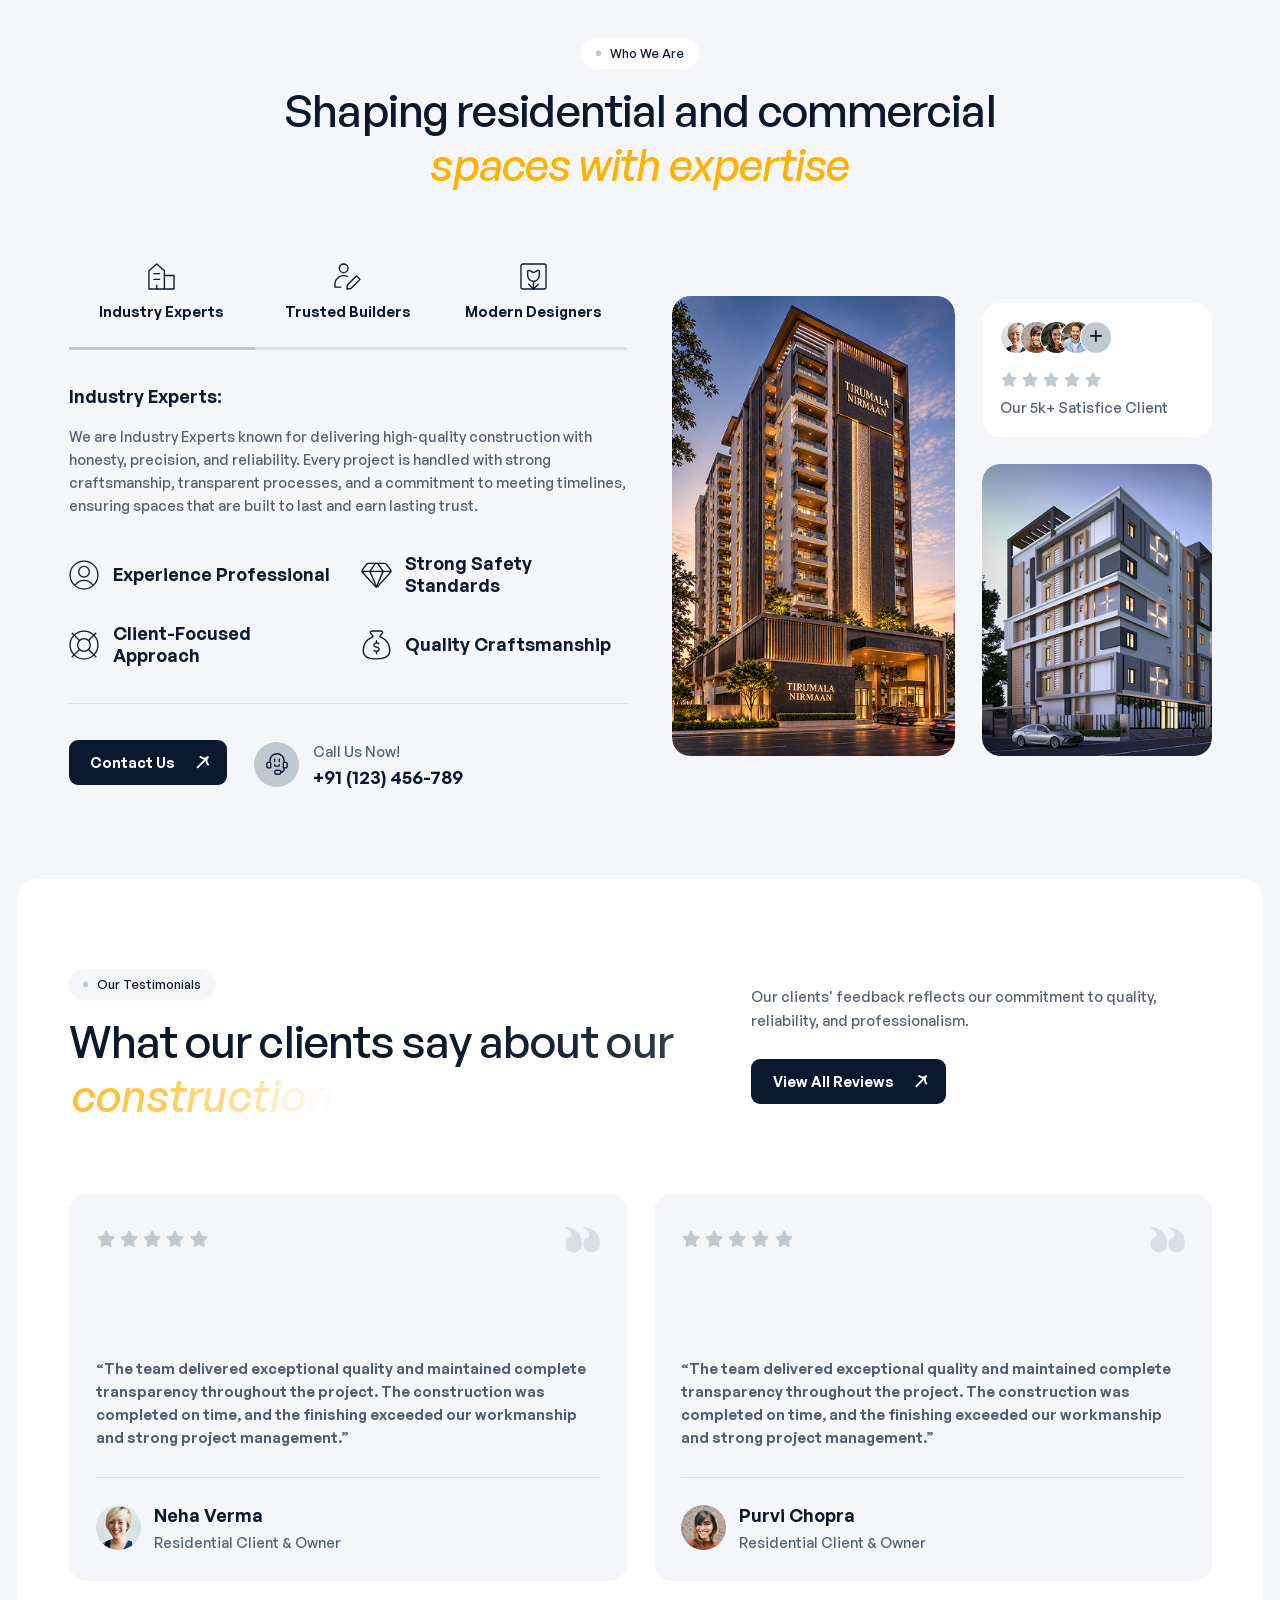
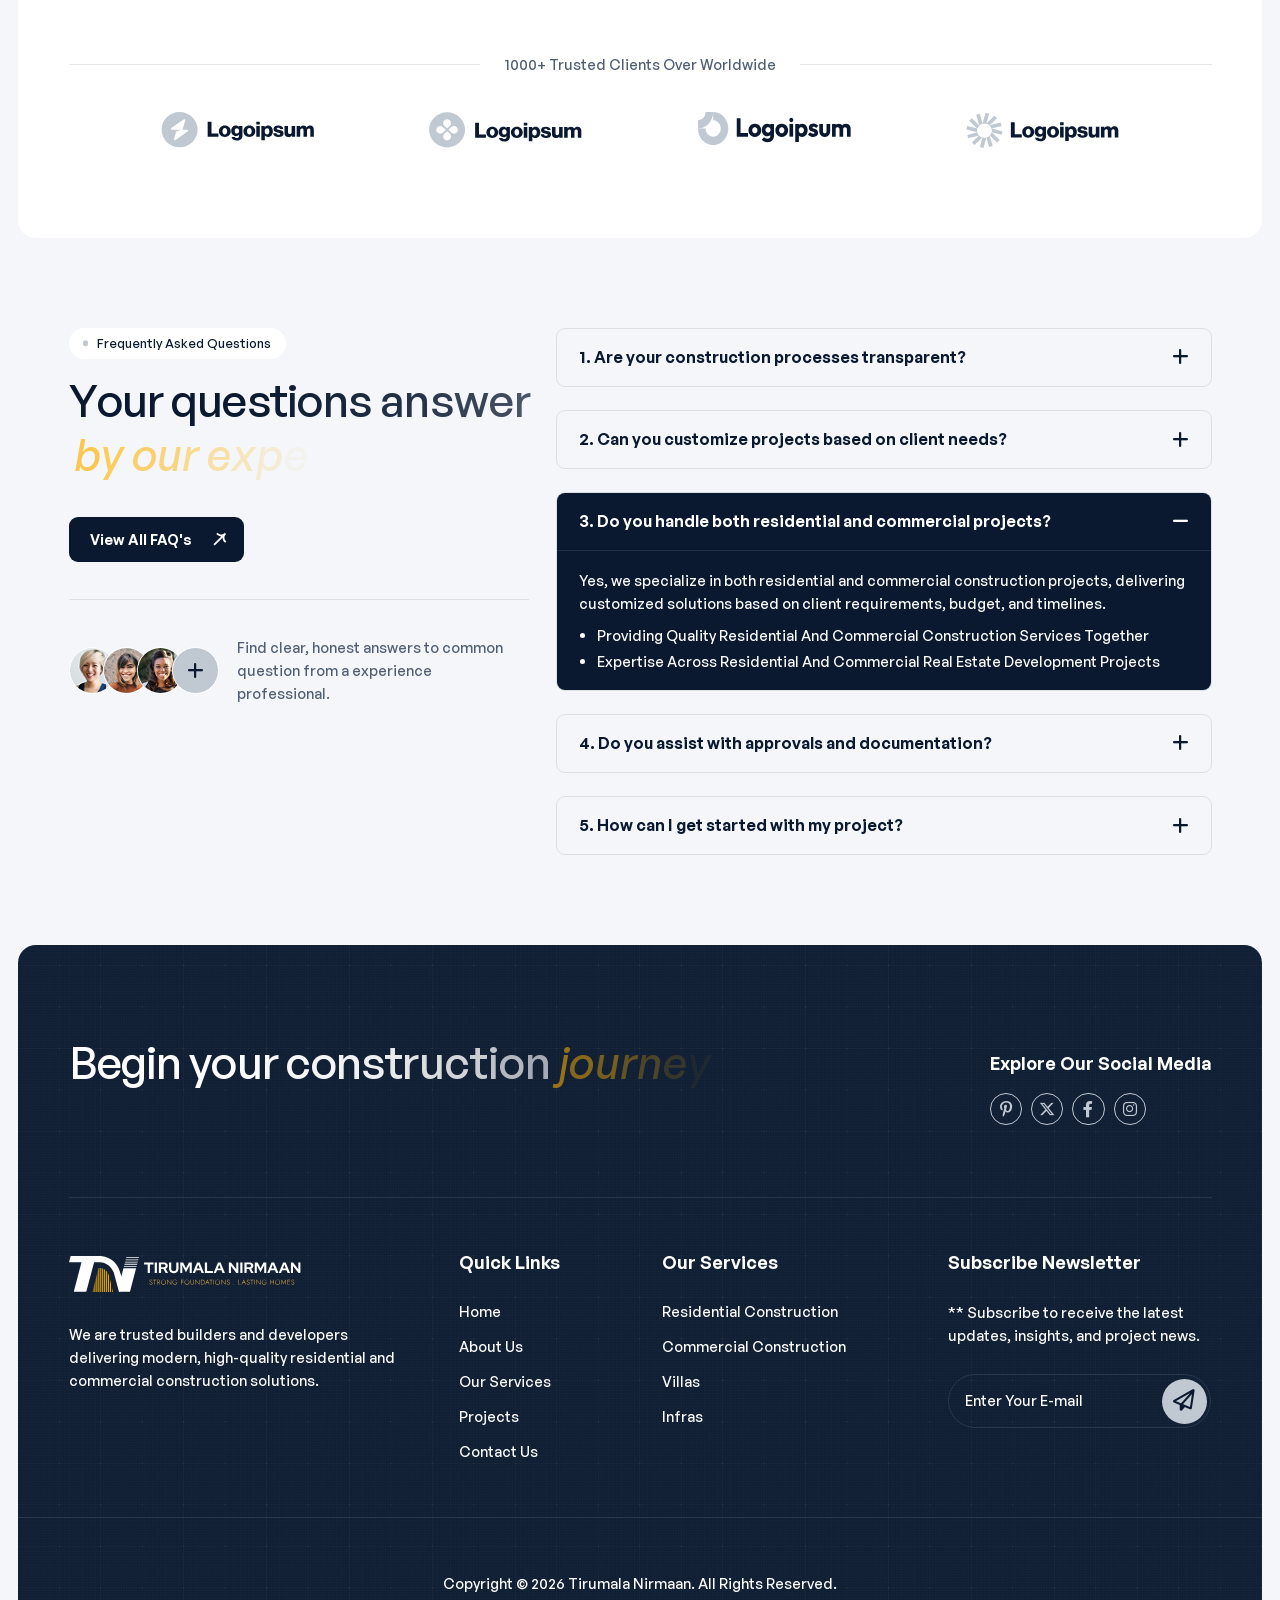
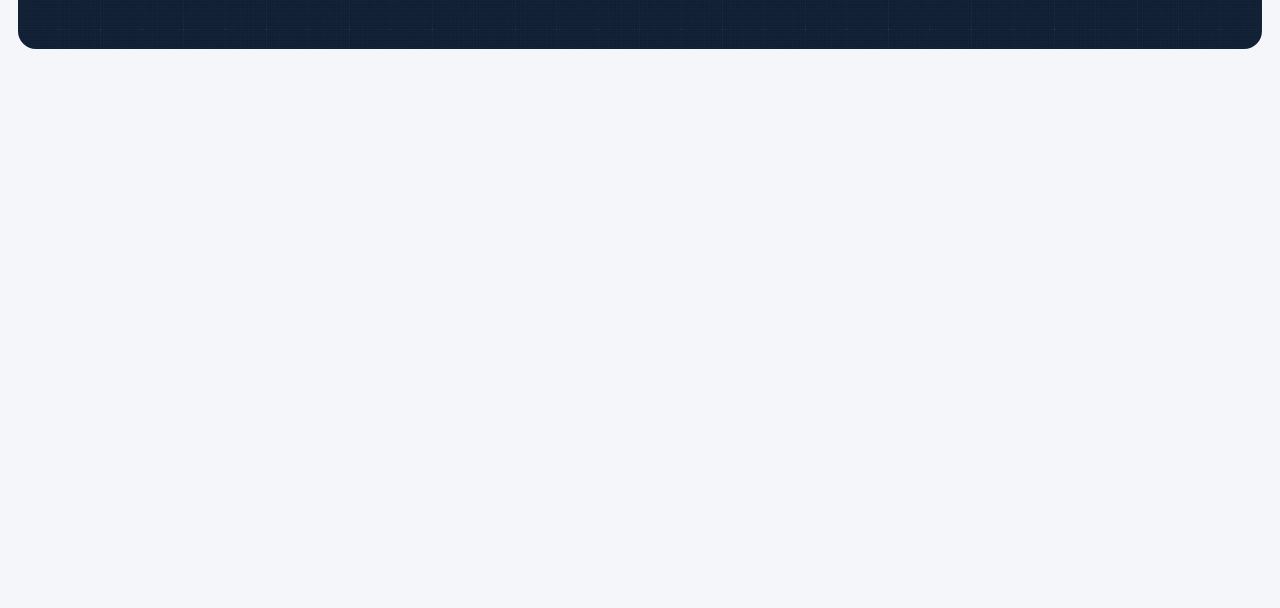
<file: services.html>
<!DOCTYPE html><html lang="zxx"><head>
	<!-- Meta -->
	<meta charset="utf-8">
	<meta http-equiv="X-UA-Compatible" content="IE=edge">
	<meta name="viewport" content="width=device-width, initial-scale=1.0, maximum-scale=1">
	<meta name="description" content="">
	<meta name="keywords" content="">
	<meta name="author" content="AwaikenThemes">
	<!-- Page Title -->
    <title>Tirumala Nirmaan - Services</title>
	<!-- Favicon Icon -->
	<link rel="shortcut icon" type="image/x-icon" href="images/favicon.svg">
    <!-- Custom Fonts Css-->
	<link href="css/fonts.css" rel="stylesheet" media="screen">
	<!-- Bootstrap Css -->
	<link href="css/bootstrap.min.css" rel="stylesheet" media="screen">
	<!-- SlickNav Css -->
	<link href="css/slicknav.min.css" rel="stylesheet">
	<!-- Swiper Css -->
	<link rel="stylesheet" href="css/swiper-bundle.min.css">
	<!-- Font Awesome Icon Css-->
	<link href="css/all.min.css" rel="stylesheet" media="screen">
	<!-- Animated Css -->
	<link href="css/animate.css" rel="stylesheet">
    <!-- Magnific Popup Core Css File -->
	<link rel="stylesheet" href="css/magnific-popup.css">
	<!-- Mouse Cursor Css File -->
	<link rel="stylesheet" href="css/mousecursor.css">
	<!-- Main Custom Css -->
	<link href="css/custom.css" rel="stylesheet" media="screen">
</head>
<body>

    <!-- Preloader Start -->
	<div class="preloader">
		<div class="loading-container">
			<div class="loading"></div>
			<div id="loading-icon"><img src="images/loader.svg" alt=""></div>
		</div>
	</div>
	<!-- Preloader End -->

    <!-- Header Start -->
	<header class="main-header">
		<div class="header-sticky bg-section">
			<nav class="navbar navbar-expand-lg">
				<div class="container">
					<!-- Logo Start -->
					<a class="navbar-brand" href="index.html">
						<img src="images/logo.svg" alt="Tirumala Nirmaan">
					</a>
					<!-- Logo End -->

                    <!-- Main Menu Start -->
                    <div class="collapse navbar-collapse main-menu">
                        <div class="nav-menu-wrapper">
                            <ul class="navbar-nav mr-auto" id="menu">
                                <li class="nav-item"><a class="nav-link" href="index.html#home">Home</a></li>
                                <li class="nav-item"><a class="nav-link" href="about-us.html">About Us</a></li>
                                <li class="nav-item"><a class="nav-link active" href="services.html">Services</a></li>
                                <li class="nav-item"><a class="nav-link" href="projects.html">Projects</a></li>
                                <li class="nav-item"><a class="nav-link" href="contact-us.html">Contact Us</a></li>
                            </ul>
                        </div>
                        
                        <!-- Header Btn Start -->
                        <div class="header-btn">
                            <a href="contact-us.html" class="btn-default">Get Free Quote</a>
                        </div>
                        <!-- Header Btn End -->
                    </div>
					<!-- Main Menu End -->
					<div class="navbar-toggle"></div>
				</div>
			</nav>
			<div class="responsive-menu"></div>
		</div>
	</header>
	<!-- Header End -->

    <!-- Page Header Section Start -->
    <div class="page-header bg-section parallaxie">
        <div class="container">
            <div class="row">
                <div class="col-lg-12">
                    <!-- Page Header Box Start -->
                    <div class="page-header-box">
                        <h1 class="text-anime-style-2" data-cursor="-opaque">Our <span>Services</span></h1>
                        <nav class="wow fadeInUp">
                            <ol class="breadcrumb">
                                <li class="breadcrumb-item"><a href="index.html">Home</a></li>
                                <li class="breadcrumb-item"><a href="services.html">Services</a></li>
                            </ol>
                        </nav>
                    </div>
                    <!-- Page Header Box End -->
                </div>
            </div>
        </div>
    </div>
    <!-- Page Header Section End -->

    <!-- Page Services Start -->
    <div class="page-services">
        <div class="container">
            <div class="row service-item-list">
                <div class="col-xl-3 col-md-6">
                    <!-- Service Item Start -->
                    <div class="service-item active wow fadeInUp">
                        <!-- Service Item Image Start -->
                        <div class="service-item-image">
                            <figure>
                                <img src="images/services/service-1.jpg" alt="">
                            </figure>
                        </div>
                        <!-- Service Item Image End -->

                        <!-- Service Item Body Start -->
                        <div class="service-item-body">
                            <div class="icon-box">
                                <img src="images/icons/icon-service-item-1.svg" alt="">
                            </div>

                            <!-- Service Item Body Content Start -->
                            <div class="service-item-body-content">
                                <!-- Service Item Content Start -->
                                <div class="service-item-content">
                                    <h2><a href="service-detail.html?id=residential-construction">Residential Construction</a></h2>
                                    <p>We build high-quality durability, and modern living.</p>
                                </div>
                                <!-- Service Item Content End -->

                                <!-- Service Item Button Start -->
                                <div class="service-item-btn">
                                    <a href="service-detail.html?id=residential-construction" class="readmore-btn">Read More</a>
                                </div>
                                <!-- Service Item Button End -->
                            </div>
                            <!-- Service Item Body Content End -->
                        </div>
                        <!-- Service Item Body End -->
                    </div>
                    <!-- Service Item End -->
                </div>

                <div class="col-xl-3 col-md-6">
                    <!-- Service Item Start -->
                    <div class="service-item wow fadeInUp" data-wow-delay="0.1s">
                        <!-- Service Item Image Start -->
                        <div class="service-item-image">
                            <figure>
                                <img src="images/services/service-2.jpg" alt="">
                            </figure>
                        </div>
                        <!-- Service Item Image End -->

                        <!-- Service Item Body Start -->
                        <div class="service-item-body">
                            <div class="icon-box">
                                <img src="images/icons/icon-service-item-2.svg" alt="">
                            </div>

                            <!-- Service Item Body Content Start -->
                            <div class="service-item-body-content">
                                <!-- Service Item Content Start -->
                                <div class="service-item-content">
                                    <h2><a href="service-detail.html?id=commercial-construction">Commercial Construction</a></h2>
                                    <p>We build high-quality durability, and modern living.</p>
                                </div>
                                <!-- Service Item Content End -->

                                <!-- Service Item Button Start -->
                                <div class="service-item-btn">
                                    <a href="service-detail.html?id=commercial-construction" class="readmore-btn">Read More</a>
                                </div>
                                <!-- Service Item Button End -->
                            </div>
                            <!-- Service Item Body Content End -->
                        </div>
                        <!-- Service Item Body End -->
                    </div>
                    <!-- Service Item End -->
                </div>

                <div class="col-xl-3 col-md-6">
                    <!-- Service Item Start -->
                    <div class="service-item wow fadeInUp" data-wow-delay="0.15s">
                        <!-- Service Item Image Start -->
                        <div class="service-item-image">
                            <figure>
                                <img src="images/services/service-3.jpg" alt="">
                            </figure>
                        </div>
                        <!-- Service Item Image End -->

                        <!-- Service Item Body Start -->
                        <div class="service-item-body">
                            <div class="icon-box">
                                <img src="images/icons/icon-service-item-3.svg" alt="">
                            </div>

                            <!-- Service Item Body Content Start -->
                            <div class="service-item-body-content">
                                <!-- Service Item Content Start -->
                                <div class="service-item-content">
                                    <h2><a href="service-detail.html?id=villas">Villas</a></h2>
                                    <p>We build high-quality durability, and modern living.</p>
                                </div>
                                <!-- Service Item Content End -->

                                <!-- Service Item Button Start -->
                                <div class="service-item-btn">
                                    <a href="service-detail.html?id=villas" class="readmore-btn">Read More</a>
                                </div>
                                <!-- Service Item Button End -->
                            </div>
                            <!-- Service Item Body Content End -->
                        </div>
                        <!-- Service Item Body End -->
                    </div>
                    <!-- Service Item End -->
                </div>

                <div class="col-xl-3 col-md-6">
                    <!-- Service Item Start -->
                    <div class="service-item wow fadeInUp" data-wow-delay="0.1s">
                        <!-- Service Item Image Start -->
                        <div class="service-item-image">
                            <figure>
                                <img src="images/services/service-4.jpg" alt="">
                            </figure>
                        </div>
                        <!-- Service Item Image End -->

                        <!-- Service Item Body Start -->
                        <div class="service-item-body">
                            <div class="icon-box">
                                <img src="images/icons/icon-service-item-4.svg" alt="">
                            </div>

                            <!-- Service Item Body Content Start -->
                            <div class="service-item-body-content">
                                <!-- Service Item Content Start -->
                                <div class="service-item-content">
                                    <h2><a href="service-detail.html?id=infras">Infras</a></h2>
                                    <p>We build high-quality durability, and modern living.</p>
                                </div>
                                <!-- Service Item Content End -->

                                <!-- Service Item Button Start -->
                                <div class="service-item-btn">
                                    <a href="service-detail.html?id=infras" class="readmore-btn">Read More</a>
                                </div>
                                <!-- Service Item Button End -->
                            </div>
                            <!-- Service Item Body Content End -->
                        </div>
                        <!-- Service Item Body End -->
                    </div>
                    <!-- Service Item End -->
                </div>
            </div>
        </div>
    </div>
    <!-- Page Services End -->

    <!-- Intro Video Start -->
    <div class="intro-video bg-section dark-section parallaxie">
        <div class="container">
            <div class="row align-items-center">
                <div class="col-xl-7 col-md-9">
                    <!-- Intro Video Content Start -->
                    <div class="intro-video-content">
                        <!-- Section Title Start -->
                        <div class="section-title">
                            <span class="section-sub-title wow fadeInUp">Watch Video</span>
                            <h2 class="text-anime-style-2" data-cursor="-opaque">Watch how we build <span>modern quality living spaces</span></h2>
                        </div>
                        <!-- Section Title End -->
                    </div>
                    <!-- Intro Video Content End -->
                </div>

                <div class="col-xl-5 col-md-3">
                    <!-- Watch Video Circle Start -->
                    <div class="watch-video-circle">
                        <a href="https://www.youtube.com/watch?v=Y-x0efG1seA" class="popup-video" data-cursor-text="Play">
                            <img src="images/icons/watch-video-circle.png" alt="">
                        </a> 
                    </div>     
                    <!-- Watch Video Circle End -->
                </div>
            </div>
        </div>
    </div>
    <!-- Intro Video End -->

    <!-- Who We Are Section Start -->
    <div class="who-we-are">
        <div class="container">
            <div class="row section-row">
                <div class="col-lg-12">
                    <!-- Section Title Start -->
                    <div class="section-title section-title-center">
                        <span class="section-sub-title wow fadeInUp">Who We Are</span>
                        <h2 class="wow fadeInUp" data-wow-delay="0.1s">Shaping residential and commercial <span>spaces with expertise</span></h2>
                    </div>
                    <!-- Section Title End -->
                </div>
            </div>

            <div class="row align-items-center">
                <div class="col-xl-6">
                    <!-- Who We Content Start -->
                    <div class="who-we-content wow fadeInUp">
                        <!-- Our Who We Box Start -->
                        <div class="who-we-box tab-content" id="mvTabContent">
                            <!-- Sidebar Our Who We Nav start -->
                            <div class="who-we-nav">
                                <ul class="nav nav-tabs" id="mvTab" role="tablist">
                                    <li class="nav-item" role="presentation">
                                        <button class="nav-link active" id="first-tab" data-bs-toggle="tab" data-bs-target="#first" type="button" role="tab" aria-controls="first" aria-selected="true"><img src="images/icons/icon-who-we-tab-1.svg" alt=""> Industry Experts</button>
                                    </li>
                                    <li class="nav-item" role="presentation">
                                        <button class="nav-link" id="second-tab" data-bs-toggle="tab" data-bs-target="#second" type="button" role="tab" aria-selected="false"><img src="images/icons/icon-who-we-tab-2.svg" alt=""> Trusted Builders</button>
                                    </li>
                                    <li class="nav-item" role="presentation">
                                        <button class="nav-link" id="third-tab" data-bs-toggle="tab" data-bs-target="#third" type="button" role="tab" aria-selected="false"> <img src="images/icons/icon-who-we-tab-3.svg" alt="">Modern Designers</button>
                                    </li>
                                </ul>
                            </div>
                            <!-- Sidebar Our Mission Vision Nav End -->

                            <!-- Our who-we Tab Item Start -->
                            <div class="who-we-tab-item tab-pane fade show active" id="first" role="tabpanel">
                                <div class="who-we-tab-content">
                                    <div class="who-we-tab-header-content">
                                        <h3> Industry Experts:</h3>
                                        <p>We are Industry Experts known for delivering high-quality construction with honesty, precision, and reliability. Every project is handled with strong craftsmanship, transparent processes, and a commitment to meeting timelines, ensuring spaces that are built to last and earn lasting trust.</p>
                                    </div>

                                    <!-- Who We Item List Start -->
                                    <div class="who-we-item-list">
                                        <!-- Who We Item Start -->
                                        <div class="who-we-item">
                                            <div class="icon-box">
                                                <img src="images/icons/icon-who-we-item-1.svg" alt="">
                                            </div>
                                            <div class="who-we-item-content">
                                                <h3>Experience Professional</h3>
                                            </div>
                                        </div>
                                        <!-- Who We Item End -->

                                        <!-- Who We Item Start -->
                                        <div class="who-we-item">
                                            <div class="icon-box">
                                                <img src="images/icons/icon-who-we-item-2.svg" alt="">
                                            </div>
                                            <div class="who-we-item-content">
                                                <h3>Strong Safety Standards</h3>
                                            </div>
                                        </div>
                                        <!-- Who We Item End -->

                                        <!-- Who We Item Start -->
                                        <div class="who-we-item">
                                            <div class="icon-box">
                                                <img src="images/icons/icon-who-we-item-3.svg" alt="">
                                            </div>
                                            <div class="who-we-item-content">
                                                <h3>Client-Focused Approach</h3>
                                            </div>
                                        </div>
                                        <!-- Who We Item End -->

                                        <!-- Who We Item Start -->
                                        <div class="who-we-item">
                                            <div class="icon-box">
                                                <img src="images/icons/icon-who-we-item-4.svg" alt="">
                                            </div>
                                            <div class="who-we-item-content">
                                                <h3>Quality Craftsmanship</h3>
                                            </div>
                                        </div>
                                        <!-- Who We Item End -->
                                    </div>
                                    <!-- Who We Item List End -->
                                </div>
                            </div>
                            <!-- Our who-we Tab Item End -->

                            <!-- Our who-we Tab Item Start -->
                            <div class="who-we-tab-item tab-pane fade" id="second" role="tabpanel">
                                <div class="who-we-tab-content">
                                    <div class="who-we-tab-header-content">
                                        <h3>Trusted builders:</h3>
                                        <p>We are trusted builders known for delivering high-quality construction with honesty, precision, and reliability. Every project is handled with strong craftsmanship, transparent processes, and a commitment to meeting timelines, ensuring spaces that are built to last and earn lasting trust.</p>
                                    </div>

                                    <!-- Who We Item List Start -->
                                    <div class="who-we-item-list">
                                        <!-- Who We Item Start -->
                                        <div class="who-we-item">
                                            <div class="icon-box">
                                                <img src="images/icons/icon-who-we-item-1.svg" alt="">
                                            </div>
                                            <div class="who-we-item-content">
                                                <h3>Experience Professional</h3>
                                            </div>
                                        </div>
                                        <!-- Who We Item End -->

                                        <!-- Who We Item Start -->
                                        <div class="who-we-item">
                                            <div class="icon-box">
                                                <img src="images/icons/icon-who-we-item-2.svg" alt="">
                                            </div>
                                            <div class="who-we-item-content">
                                                <h3>Strong Safety Standards</h3>
                                            </div>
                                        </div>
                                        <!-- Who We Item End -->

                                        <!-- Who We Item Start -->
                                        <div class="who-we-item">
                                            <div class="icon-box">
                                                <img src="images/icons/icon-who-we-item-3.svg" alt="">
                                            </div>
                                            <div class="who-we-item-content">
                                                <h3>Client-Focused Approach</h3>
                                            </div>
                                        </div>
                                        <!-- Who We Item End -->

                                        <!-- Who We Item Start -->
                                        <div class="who-we-item">
                                            <div class="icon-box">
                                                <img src="images/icons/icon-who-we-item-4.svg" alt="">
                                            </div>
                                            <div class="who-we-item-content">
                                                <h3>Quality Craftsmanship</h3>
                                            </div>
                                        </div>
                                        <!-- Who We Item End -->
                                    </div>
                                    <!-- Who We Item List End -->
                                </div>
                            </div>
                            <!-- Our who-we Tab Item End -->

                            <!-- Our who-we Tab Item Start -->
                            <div class="who-we-tab-item tab-pane fade" id="third" role="tabpanel">
                                <div class="who-we-tab-content">
                                    <div class="who-we-tab-header-content">
                                        <h3>Modern Designers:</h3>
                                        <p>We are Modern Designers known for delivering high-quality construction with honesty, precision, and reliability. Every project is handled with strong craftsmanship, transparent processes, and a commitment to meeting timelines, ensuring spaces that are built to last and earn lasting trust.</p>
                                    </div>

                                    <!-- Who We Item List Start -->
                                    <div class="who-we-item-list">
                                        <!-- Who We Item Start -->
                                        <div class="who-we-item">
                                            <div class="icon-box">
                                                <img src="images/icons/icon-who-we-item-1.svg" alt="">
                                            </div>
                                            <div class="who-we-item-content">
                                                <h3>Experience Professional</h3>
                                            </div>
                                        </div>
                                        <!-- Who We Item End -->

                                        <!-- Who We Item Start -->
                                        <div class="who-we-item">
                                            <div class="icon-box">
                                                <img src="images/icons/icon-who-we-item-2.svg" alt="">
                                            </div>
                                            <div class="who-we-item-content">
                                                <h3>Strong Safety Standards</h3>
                                            </div>
                                        </div>
                                        <!-- Who We Item End -->

                                        <!-- Who We Item Start -->
                                        <div class="who-we-item">
                                            <div class="icon-box">
                                                <img src="images/icons/icon-who-we-item-3.svg" alt="">
                                            </div>
                                            <div class="who-we-item-content">
                                                <h3>Client-Focused Approach</h3>
                                            </div>
                                        </div>
                                        <!-- Who We Item End -->

                                        <!-- Who We Item Start -->
                                        <div class="who-we-item">
                                            <div class="icon-box">
                                                <img src="images/icons/icon-who-we-item-4.svg" alt="">
                                            </div>
                                            <div class="who-we-item-content">
                                                <h3>Quality Craftsmanship</h3>
                                            </div>
                                        </div>
                                        <!-- Who We Item End -->
                                    </div>
                                    <!-- Who We Item List End -->
                                </div>
                            </div>
                            <!-- Our who-we Tab Item End -->
                        </div>
                        <!-- Our Who We Box End -->

                        <!-- Who We Footer Start -->
                        <div class="who-we-footer">
                            <div class="who-we-btn">
                                <a href="contact-us.html" class="btn-default">contact us</a>
                            </div>

                            <!-- About Us Contact Box Start  -->
                            <div class="about-us-contact-box">
                                <div class="icon-box">
                                    <img src="images/icons/icon-headphone-primary.svg" alt="">
                                </div>
                                <div class="about-us-conatct-content">
                                    <p>Call Us Now!</p>
                                    <h3><a href="tel:123456789">+91 (123) 456-789</a></h3>
                                </div>
                            </div>
                            <!-- About Us Contact Box End  -->
                        </div>
                        <!-- Who We Footer End -->

                    </div>
                    <!-- Who We Content End -->
                </div>

                <div class="col-xl-6">
                    <!-- Who We Image Box Start -->
                    <div class="who-we-image-box">
                        <!-- Who We Are Image Box 1 Start -->
                        <div class="who-we-image-box-1">
                            <!-- Who We Image Start -->
                            <div class="who-we-image">
                                <figure class="image-anime">
                                    <img src="images/about/who-we-are-image-1.jpg" alt="">
                                </figure>
                            </div>
                            <!-- Who We Image End -->
                        </div>
                        <!-- Who We Image Box 1 End -->

                        <!-- Who We Are Image Box 2 Start -->
                        <div class="who-we-image-box-2">
                            <!-- Who We Cta Box Start-->
                            <div class="who-we-cta-box wow fadeInUp" data-wow-delay="0.1s">
                                <!-- Satisfy Client Images Start -->
                                <div class="satisfy-client-images">
                                    <div class="satisfy-client-image">
                                        <figure class="image-anime">
                                            <img src="images/team/author-1.jpg" alt="">
                                        </figure>
                                    </div>
                                    <div class="satisfy-client-image">
                                        <figure class="image-anime">
                                            <img src="images/team/author-2.jpg" alt="">
                                        </figure>
                                    </div>
                                    <div class="satisfy-client-image">
                                        <figure class="image-anime">
                                            <img src="images/team/author-3.jpg" alt="">
                                        </figure>
                                    </div>
                                    <div class="satisfy-client-image">
                                        <figure class="image-anime">
                                            <img src="images/team/author-4.jpg" alt="">
                                        </figure>
                                    </div>
                                    <div class="satisfy-client-image add-more">
                                        <i class="fa-solid fa-plus"></i>
                                    </div>
                                </div>
                                <!-- Satisfy Client Images End -->

                                <!-- Who We Cta Rating Start -->
                                <div class="who-we-cta-rating">
                                    <span>
                                        <i class="fa fa-solid fa-star"></i>
                                        <i class="fa fa-solid fa-star"></i>
                                        <i class="fa fa-solid fa-star"></i>
                                        <i class="fa fa-solid fa-star"></i>
                                        <i class="fa fa-solid fa-star"></i>
                                    </span>
                                </div>
                                <!-- Who We Cta Rating End -->

                                <!-- Who We Cta Content Start -->
                                <div class="who-we-cta-content">
                                    <p>Our 5k+ Satisfice Client</p>
                                </div>
                                <!-- Who We Cta Content End -->
                            </div>
                            <!-- Who We Cta Box End-->

                            <!-- Who We Image Start -->
                            <div class="who-we-image">
                                <figure class="image-anime">
                                    <img src="images/about/who-we-are-image-2.jpg" alt="">
                                </figure>
                            </div>
                            <!-- Who We Image End -->
                        </div>
                        <!-- Who We Image Box 2 End -->
                    </div>
                    <!-- Who We Are Image Box End -->
                </div>
            </div>
        </div>
    </div>
    <!-- Who We Are Section End -->

    <!-- Our Testimonials Section Start-->
    <div class="our-testimonials bg-section">
        <div class="container">
             <div class="row section-row align-items-center">
                <div class="col-xl-7">
                    <!-- Section Title Start -->
                    <div class="section-title">
                        <span class="section-sub-title wow fadeInUp">Our Testimonials</span>
                        <h2 class="text-anime-style-2" data-cursor="-opaque">What our clients say about our <span>construction services</span></h2>
                    </div>
                    <!-- Section Title End -->
                </div>

                <div class="col-xl-5">
                    <!-- Section Content Btn Start -->
                    <div class="section-content-btn">
                        <!-- Section Title Content Start -->
                        <div class="section-title-content wow fadeInUp" data-wow-delay="0.1s">
                            <p>Our clients' feedback reflects our commitment to quality, reliability, and professionalism.</p>
                        </div>
                        <!-- Section Title Content End -->
                        
                        <!-- Section Button Start -->
                        <div class="section-btn wow fadeInUp" data-wow-delay="0.15s">
                            <a class="btn-default" href="#testimonials">View All Reviews</a>
                        </div>
                        <!-- Section Button End -->
                    </div>
                    <!-- Section Content Btn End -->
                </div>
            </div>

            <div class="row">
                <div class="col-lg-12">
                    <!-- Testimonial Slider Start -->
                    <div class="testimonial-slider wow fadeInUp">
                        <div class="swiper">
                            <div class="swiper-wrapper" data-cursor-text="Drag">
                                <!-- Testimonial Slide Start -->
                                <div class="swiper-slide">
                                    <!-- Testimonial Item Start -->
                                    <div class="testimonial-item">
                                        <!-- Testimonial Item Header Start -->
                                        <div class="testimonial-item-header">
                                            <!-- Testimonial Item Rating Start -->
                                            <div class="testimonial-item-rating">
                                                <i class="fa-solid fa-star"></i>
                                                <i class="fa-solid fa-star"></i>
                                                <i class="fa-solid fa-star"></i>
                                                <i class="fa-solid fa-star"></i>
                                                <i class="fa-solid fa-star"></i>
                                            </div>
                                            <!-- Testimonial Item Rating End -->

                                            <!-- Testimonial Item Quote Start -->
                                            <div class="testimonial-item-quote">
                                                <img src="images/icons/icon-testimonial-quote.svg" alt="">
                                            </div>
                                            <!-- Testimonial Item Quote End -->
                                        </div>
                                        <!-- Testimonial Item Header End -->

                                        <!-- Testimonial Item Body Start -->
                                        <div class="testimonial-item-body">
                                            <!-- Testimonial Item Content Start -->
                                            <div class="testimonial-item-content">
                                                <p>“The team delivered exceptional quality and maintained complete transparency throughout the project. The construction was completed on time, and the finishing exceeded our workmanship and strong project management.”</p>
                                            </div>
                                            <!-- Testimonial Item Content End -->

                                            <!-- Testimonial Item Author Start-->
                                            <div class="testimonial-item-author">
                                                <div class="testimonial-author-image">
                                                    <figure>
                                                        <img src="images/team/author-1.jpg" alt="">
                                                    </figure>
                                                </div>
                                                <div class="testimonial-author-content">
                                                    <h3>Neha Verma</h3>
                                                    <p>Residential Client &amp; Owner</p>
                                                </div>
                                            </div>
                                            <!-- Testimonial Item Author End-->
                                        </div>
                                        <!-- Testimonial Item Body End -->
                                    </div>
                                    <!-- Testimonial Item End -->
                                </div>
                                <!-- Testimonial Slide End -->

                                <!-- Testimonial Slide Start -->
                                <div class="swiper-slide">
                                    <!-- Testimonial Item Start -->
                                    <div class="testimonial-item">
                                        <!-- Testimonial Item Header Start -->
                                        <div class="testimonial-item-header">
                                            <!-- Testimonial Item Rating Start -->
                                            <div class="testimonial-item-rating">
                                                <i class="fa-solid fa-star"></i>
                                                <i class="fa-solid fa-star"></i>
                                                <i class="fa-solid fa-star"></i>
                                                <i class="fa-solid fa-star"></i>
                                                <i class="fa-solid fa-star"></i>
                                            </div>
                                            <!-- Testimonial Item Rating End -->

                                            <!-- Testimonial Item Quote Start -->
                                            <div class="testimonial-item-quote">
                                                <img src="images/icons/icon-testimonial-quote.svg" alt="">
                                            </div>
                                            <!-- Testimonial Item Quote End -->
                                        </div>
                                        <!-- Testimonial Item Header End -->

                                        <!-- Testimonial Item Body Start -->
                                        <div class="testimonial-item-body">
                                            <!-- Testimonial Item Content Start -->
                                            <div class="testimonial-item-content">
                                                <p>“The team delivered exceptional quality and maintained complete transparency throughout the project. The construction was completed on time, and the finishing exceeded our workmanship and strong project management.”</p>
                                            </div>
                                            <!-- Testimonial Item Content End -->

                                            <!-- Testimonial Item Author Start-->
                                            <div class="testimonial-item-author">
                                                <div class="testimonial-author-image">
                                                    <figure>
                                                        <img src="images/team/author-2.jpg" alt="">
                                                    </figure>
                                                </div>
                                                <div class="testimonial-author-content">
                                                    <h3>Purvi Chopra</h3>
                                                    <p>Residential Client &amp; Owner</p>
                                                </div>
                                            </div>
                                            <!-- Testimonial Item Author End-->
                                        </div>
                                        <!-- Testimonial Item Body End -->
                                    </div>
                                    <!-- Testimonial Item End -->
                                </div>
                                <!-- Testimonial Slide End -->

                                <!-- Testimonial Slide Start -->
                                <div class="swiper-slide">
                                    <!-- Testimonial Item Start -->
                                    <div class="testimonial-item">
                                        <!-- Testimonial Item Header Start -->
                                        <div class="testimonial-item-header">
                                            <!-- Testimonial Item Rating Start -->
                                            <div class="testimonial-item-rating">
                                                <i class="fa-solid fa-star"></i>
                                                <i class="fa-solid fa-star"></i>
                                                <i class="fa-solid fa-star"></i>
                                                <i class="fa-solid fa-star"></i>
                                                <i class="fa-solid fa-star"></i>
                                            </div>
                                            <!-- Testimonial Item Rating End -->

                                            <!-- Testimonial Item Quote Start -->
                                            <div class="testimonial-item-quote">
                                                <img src="images/icons/icon-testimonial-quote.svg" alt="">
                                            </div>
                                            <!-- Testimonial Item Quote End -->
                                        </div>
                                        <!-- Testimonial Item Header End -->

                                        <!-- Testimonial Item Body Start -->
                                        <div class="testimonial-item-body">
                                            <!-- Testimonial Item Content Start -->
                                            <div class="testimonial-item-content">
                                                <p>“The team delivered exceptional quality and maintained complete transparency throughout the project. The construction was completed on time, and the finishing exceeded our workmanship and strong project management.”</p>
                                            </div>
                                            <!-- Testimonial Item Content End -->

                                            <!-- Testimonial Item Author Start-->
                                            <div class="testimonial-item-author">
                                                <div class="testimonial-author-image">
                                                    <figure>
                                                        <img src="images/team/author-3.jpg" alt="">
                                                    </figure>
                                                </div>
                                                <div class="testimonial-author-content">
                                                    <h3>Amita Patel</h3>
                                                    <p>Residential Client &amp; Owner</p>
                                                </div>
                                            </div>
                                            <!-- Testimonial Item Author End-->
                                        </div>
                                        <!-- Testimonial Item Body End -->
                                    </div>
                                    <!-- Testimonial Item End -->
                                </div>
                                <!-- Testimonial Slide End -->

                                <!-- Testimonial Slide Start -->
                                <div class="swiper-slide">
                                    <!-- Testimonial Item Start -->
                                    <div class="testimonial-item">
                                        <!-- Testimonial Item Header Start -->
                                        <div class="testimonial-item-header">
                                            <!-- Testimonial Item Rating Start -->
                                            <div class="testimonial-item-rating">
                                                <i class="fa-solid fa-star"></i>
                                                <i class="fa-solid fa-star"></i>
                                                <i class="fa-solid fa-star"></i>
                                                <i class="fa-solid fa-star"></i>
                                                <i class="fa-solid fa-star"></i>
                                            </div>
                                            <!-- Testimonial Item Rating End -->

                                            <!-- Testimonial Item Quote Start -->
                                            <div class="testimonial-item-quote">
                                                <img src="images/icons/icon-testimonial-quote.svg" alt="">
                                            </div>
                                            <!-- Testimonial Item Quote End -->
                                        </div>
                                        <!-- Testimonial Item Header End -->

                                        <!-- Testimonial Item Body Start -->
                                        <div class="testimonial-item-body">
                                            <!-- Testimonial Item Content Start -->
                                            <div class="testimonial-item-content">
                                                <p>“The team delivered exceptional quality and maintained complete transparency throughout the project. The construction was completed on time, and the finishing exceeded our workmanship and strong project management.”</p>
                                            </div>
                                            <!-- Testimonial Item Content End -->

                                            <!-- Testimonial Item Author Start-->
                                            <div class="testimonial-item-author">
                                                <div class="testimonial-author-image">
                                                    <figure>
                                                        <img src="images/team/author-4.jpg" alt="">
                                                    </figure>
                                                </div>
                                                <div class="testimonial-author-content">
                                                    <h3>Rahul Mehta</h3>
                                                    <p>Residential Client</p>
                                                </div>
                                            </div>
                                            <!-- Testimonial Item Author End-->
                                        </div>
                                        <!-- Testimonial Item Body End -->
                                    </div>
                                    <!-- Testimonial Item End -->
                                </div>
                                <!-- Testimonial Slide End -->
                            </div>
                        </div>
                    </div>
                    <!-- Testimonial Slider End -->
                </div>

                <div class="col-lg-12">
                    <!-- Comapany Support Slider Start -->
                    <div class="company-supports-slider-box wow fadeInUp" data-wow-delay="0.1s">
                        <!-- Comapany Support Content Start -->
                        <div class="company-supports-content">
                            <hr>
                            <p>1000+ Trusted Clients Over Worldwide</p>
                            <hr>
                        </div>
                        <!-- Comapany Support Content End -->

                        <!-- Comapany Support Slider Start -->
                        <div class="company-supports-slider">
                            <div class="swiper">
                                <div class="swiper-wrapper">
                                    <!-- Company Support Logo Start -->
                                    <div class="swiper-slide">
                                        <div class="company-supports-logo">
                                            <img src="images/partners/company-supports-logo-1.svg" alt="">
                                        </div>
                                    </div>
                                    <!-- Comapany Support Logo End -->
    
                                    <!-- Company Support Logo Start -->
                                    <div class="swiper-slide">
                                        <div class="company-supports-logo">
                                            <img src="images/partners/company-supports-logo-2.svg" alt="">
                                        </div>
                                    </div>
                                    <!-- Comapany Support Logo End -->
    
                                    <!-- Company Support Logo Start -->
                                    <div class="swiper-slide">
                                        <div class="company-supports-logo">
                                            <img src="images/partners/company-supports-logo-3.svg" alt="">
                                        </div>
                                    </div>
                                    <!-- Comapany Support Logo End -->
    
                                    <!-- Company Support Logo Start -->
                                    <div class="swiper-slide">
                                        <div class="company-supports-logo">
                                            <img src="images/partners/company-supports-logo-4.svg" alt="">
                                        </div>
                                    </div>
                                    <!-- Comapany Support Logo End -->
    
                                    <!-- Company Support Logo Start -->
                                    <div class="swiper-slide">
                                        <div class="company-supports-logo">
                                            <img src="images/partners/company-supports-logo-5.svg" alt="">
                                        </div>
                                    </div>
                                    <!-- Comapany Support Logo End -->
    
                                    <!-- Company Support Logo Start -->
                                    <div class="swiper-slide">
                                        <div class="company-supports-logo">
                                            <img src="images/partners/company-supports-logo-1.svg" alt="">
                                        </div>
                                    </div>
                                    <!-- Comapany Support Logo End -->

                                    <!-- Company Support Logo Start -->
                                    <div class="swiper-slide">
                                        <div class="company-supports-logo">
                                            <img src="images/partners/company-supports-logo-2.svg" alt="">
                                        </div>
                                    </div>
                                    <!-- Comapany Support Logo End -->
                                </div>
                            </div>
                        </div>
                        <!-- Comapany Support Slider End -->
                    </div>
                    <!-- Comapany Support Slider End -->
                </div>
            </div>
        </div>
    </div>
    <!-- Our Testimonials Section End-->

    <!-- Our Faqs Section Start -->
    <div class="our-faqs">
        <div class="container">
            <div class="row">
                <div class="col-xl-5">
                    <!-- Faqs Content Start -->
                    <div class="faqs-content">
                        <!-- Section Title Start -->
                        <div class="section-title">
                            <span class="section-sub-title wow fadeInUp">Frequently Asked Questions</span>
                            <h2 class="text-anime-style-2" data-cursor="-opaque">Your questions answer <span>by our experts</span></h2>
                        </div>
                        <!-- Section Title End -->

                        <!-- Faqs Button Start -->
                        <div class="faqs-btn wow fadeInUp" data-wow-delay="0.1s">
                            <a href="#faqs" class="btn-default">View all FAQ's</a>
                        </div>
                        <!-- Faqs Button End -->

                        <!-- Faq Client Box Start -->
                        <div class="faq-client-box wow fadeInUp" data-wow-delay="0.15s">
                            <!-- Satisfy Client Images Start -->
                            <div class="satisfy-client-images">
                                <div class="satisfy-client-image">
                                    <figure class="image-anime">
                                        <img src="images/team/author-1.jpg" alt="">
                                    </figure>
                                </div>
                                <div class="satisfy-client-image">
                                    <figure class="image-anime">
                                        <img src="images/team/author-2.jpg" alt="">
                                    </figure>
                                </div>
                                <div class="satisfy-client-image">
                                    <figure class="image-anime">
                                        <img src="images/team/author-3.jpg" alt="">
                                    </figure>
                                </div>
                                <div class="satisfy-client-image add-more">
                                    <i class="fa fa-solid fa-plus"></i>
                                </div>
                            </div>
                            <!-- Satisfy Client Images End -->

                            <!-- Faq Client Box Content Start -->
                            <div class="faq-client-box-content">
                                <p>Find clear, honest answers to common question from a experience professional.</p>
                            </div>
                            <!-- Faq Client Box Content End -->
                        </div>
                        <!-- Faq Client Box End -->
                    </div>
                    <!-- Faqs Content End -->
                </div>  

                <div class="col-xl-7">
                    <!-- FAQ Accordion Start -->
                    <div class="faq-accordion" id="accordion">
                        <!-- FAQ Item Start -->
                        <div class="accordion-item wow fadeInUp">
                            <h2 class="accordion-header" id="heading1">
                                <button class="accordion-button collapsed" type="button" data-bs-toggle="collapse" data-bs-target="#collapse1" aria-expanded="true" aria-controls="collapse1">
                                    1. Are your construction processes transparent?
                                </button>
                            </h2>
                            <div id="collapse1" class="accordion-collapse collapse" role="region" aria-labelledby="heading1" data-bs-parent="#accordion">
                                <div class="accordion-body">
                                    <p>Yes, we specialize in both residential and commercial construction projects, delivering customized solutions based on client requirements, budget, and timelines.</p>
                                    <ul>
                                        <li>Providing Quality Residential And Commercial Construction Services Together</li>
                                        <li>Expertise Across Residential And Commercial Real Estate Development Projects</li>
                                    </ul>
                                </div>
                            </div>
                        </div>
                        <!-- FAQ Item End -->

                        <!-- FAQ Item Start -->
                        <div class="accordion-item wow fadeInUp" data-wow-delay="0.1s">
                            <h2 class="accordion-header" id="heading2">
                                <button class="accordion-button collapsed" type="button" data-bs-toggle="collapse" data-bs-target="#collapse2" aria-expanded="false" aria-controls="collapse2">
                                    2. Can you customize projects based on client needs?
                                </button>
                            </h2>
                            <div id="collapse2" class="accordion-collapse collapse" role="region" aria-labelledby="heading2" data-bs-parent="#accordion">
                                <div class="accordion-body">
                                    <p>Yes, we specialize in both residential and commercial construction projects, delivering customized solutions based on client requirements, budget, and timelines.</p>
                                    <ul>
                                        <li>Providing Quality Residential And Commercial Construction Services Together</li>
                                        <li>Expertise Across Residential And Commercial Real Estate Development Projects</li>
                                    </ul>
                                </div>
                            </div>
                        </div>
                        <!-- FAQ Item End -->

                        <!-- FAQ Item Start -->
                        <div class="accordion-item wow fadeInUp" data-wow-delay="0.15s">
                            <h2 class="accordion-header" id="heading3">
                                <button class="accordion-button" type="button" data-bs-toggle="collapse" data-bs-target="#collapse3" aria-expanded="false" aria-controls="collapse3">
                                    3. Do you handle both residential and commercial projects?
                                </button>
                            </h2>
                            <div id="collapse3" class="accordion-collapse collapse show" role="region" aria-labelledby="heading3" data-bs-parent="#accordion">
                                <div class="accordion-body">
                                    <p>Yes, we specialize in both residential and commercial construction projects, delivering customized solutions based on client requirements, budget, and timelines.</p>
                                    <ul>
                                        <li>Providing Quality Residential And Commercial Construction Services Together</li>
                                        <li>Expertise Across Residential And Commercial Real Estate Development Projects</li>
                                    </ul>
                                </div>
                            </div>
                        </div>
                        <!-- FAQ Item End -->

                        <!-- FAQ Item Start -->
                        <div class="accordion-item wow fadeInUp" data-wow-delay="0.1s">
                            <h2 class="accordion-header" id="heading4">
                                <button class="accordion-button collapsed" type="button" data-bs-toggle="collapse" data-bs-target="#collapse4" aria-expanded="false" aria-controls="collapse4">
                                    4. Do you assist with approvals and documentation?
                                </button>
                            </h2>
                            <div id="collapse4" class="accordion-collapse collapse" role="region" aria-labelledby="heading4" data-bs-parent="#accordion">
                                <div class="accordion-body">
                                    <p>Yes, we specialize in both residential and commercial construction projects, delivering customized solutions based on client requirements, budget, and timelines.</p>
                                    <ul>
                                        <li>Providing Quality Residential And Commercial Construction Services Together</li>
                                        <li>Expertise Across Residential And Commercial Real Estate Development Projects</li>
                                    </ul>
                                </div>
                            </div>
                        </div>
                        <!-- FAQ Item End -->

                        <!-- FAQ Item Start -->
                        <div class="accordion-item wow fadeInUp" data-wow-delay="0.1s">
                            <h2 class="accordion-header" id="heading5">
                                <button class="accordion-button collapsed" type="button" data-bs-toggle="collapse" data-bs-target="#collapse5" aria-expanded="false" aria-controls="collapse5">
                                    5. How can I get started with my project?
                                </button>
                            </h2>
                            <div id="collapse5" class="accordion-collapse collapse" role="region" aria-labelledby="heading5" data-bs-parent="#accordion">
                                <div class="accordion-body">
                                    <p>Yes, we specialize in both residential and commercial construction projects, delivering customized solutions based on client requirements, budget, and timelines.</p>
                                    <ul>
                                        <li>Providing Quality Residential And Commercial Construction Services Together</li>
                                        <li>Expertise Across Residential And Commercial Real Estate Development Projects</li>
                                    </ul>
                                </div>
                            </div>
                        </div>
                        <!-- FAQ Item End -->
                    </div>
                    <!-- FAQ Accordion End -->
                </div>
            </div>
        </div>
    </div>
    <!-- Our Faqs Section End -->

    <!-- Main Footer Start -->
    <footer class="main-footer bg-section dark-section">
        <div class="container">
            <div class="row">
                <div class="col-lg-12">
                    <!-- Footer Header Start -->
                    <div class="footer-header">
                        <!-- Section Title Start -->
                        <div class="section-title">
                            <h2 class="text-anime-style-2" data-cursor="-opaque">Begin your construction <span>journey with trusted experts</span></h2>
                        </div>
                        <!-- Section Title End -->

                        <!-- Footer Social Links Start -->
                        <div class="footer-social-links">
                            <h3>Explore Our Social Media</h3>
                            <ul>
                                <li><a href="#"><i class="fa-brands fa-pinterest-p"></i></a></li>
                                <li><a href="#"><i class="fa-brands fa-x-twitter"></i></a></li>
                                <li><a href="#"><i class="fab fa-facebook-f"></i></a></li>
                                <li><a href="#"><i class="fa-brands fa-instagram"></i></a></li>
                            </ul>
                        </div>
                        <!-- Footer Social Links End -->
                    </div>
                    <!-- Footer Header End -->
                </div>

                <div class="col-xl-4">
                    <!-- About Footer Start -->
                    <div class="about-footer">
                        <div class="footer-logo">
                            <img src="images/logo-white.svg" alt="">
                        </div>
                        <div class="about-footer-content">
                            <p>We are trusted builders and developers delivering modern, high-quality residential and commercial construction solutions.</p>
                        </div>
                    </div>
                    <!-- About Footer End -->
                </div>

                <div class="col-xl-8">
                    <!-- Footer Links Box Start -->
                    <div class="footer-links-box">
                        <!-- Footer Links Start -->
                        <div class="footer-links">
                            <h3>Quick Links</h3>
                            <ul>
                                <li><a href="index.html#home">Home</a></li>
                                <li><a href="about-us.html">About Us</a></li>
                                <li><a href="services.html">Our Services</a></li>
                                <li><a href="projects.html">Projects</a></li>
                                <li><a href="contact-us.html">Contact Us</a></li>
                            </ul>
                        </div>
                        <!-- Footer Links End -->

                        <!-- Footer Links Start -->
                        <div class="footer-links">
                            <h3>Our Services</h3>
                            <ul>
                                <li><a href="service-detail.html?id=residential-construction">Residential Construction</a></li>
                                <li><a href="service-detail.html?id=commercial-construction">Commercial Construction</a></li>
                                <li><a href="service-detail.html?id=villas">Villas</a></li>
                                <li><a href="service-detail.html?id=infras">Infras</a></li>
                            </ul>
                        </div>
                        <!-- Footer Links End -->

                        <!-- Footer Links Start -->
                        <div class="footer-links footer-newsletter-form">
                            <h3>Subscribe Newsletter</h3>
                            <p>** Subscribe to receive the latest updates,  insights, and project news.</p>
                            <form id="newslettersForm" action="#" method="POST">
                                <div class="form-group">
                                    <input type="email" name="mail" class="form-control" id="mail" placeholder="Enter Your E-mail " required="">
                                    <button type="submit" class="newsletter-btn"><i class="fa-regular fa-paper-plane"></i></button>
                                </div>
                            </form>
                        </div>
                        <!-- Footer Links End -->
                    </div>
                    <!-- Footer Links Box End -->
                </div>
            </div>
        </div>

        <!-- Footer Copyright Start -->
        <div class="footer-copyright">
            <div class="container">
                <div class="row">
                    <div class="col-lg-12">
                        <!-- Footer Copyright Text Start -->
                        <div class="footer-copyright-text">
                            <p>Copyright © 2026 Tirumala Nirmaan. All Rights Reserved.</p>
                        </div>
                        <!-- Footer Copyright Text End -->
                    </div>
                </div>
            </div>
        </div>
        <!-- Footer Copyright End -->
    </footer>
    <!-- Main Footer End -->

    <!-- Jquery Library File -->
    <script src="js/jquery.min.js"></script>
    <!-- Bootstrap js file -->
    <script src="js/bootstrap.min.js"></script>
    <!-- Validator js file -->
    <script src="js/validator.min.js"></script>
    <!-- SlickNav js file -->
    <script src="js/jquery.slicknav.js"></script>
    <!-- Swiper js file -->
    <script src="js/swiper-bundle.min.js"></script>
    <!-- Counter js file -->
    <script src="js/jquery.waypoints.min.js"></script>
    <script src="js/counter.min.js"></script>
    <!-- Magnific js file -->
    <script src="js/jquery.magnific-popup.min.js"></script>
    <!-- SmoothScroll -->
    <script src="js/lenis.min.js"></script>
    <!-- Parallax js -->
    <script src="js/parallaxie.js"></script>
    <!-- MagicCursor js file -->
    <script src="js/gsap.min.js"></script>
    <script src="js/magiccursor.js"></script>
    <!-- Text Effect js file -->
    <script src="js/SplitText.min.js"></script>
    <script src="js/ScrollTrigger.min.js"></script>
    <!-- YTPlayer js File -->
    <script src="js/jquery.mb.YTPlayer.min.js"></script>
    <!-- Wow js file -->
    <script src="js/wow.min.js"></script>
    <!-- Main Custom js file -->
    <script src="js/function.js"></script>

</body></html>
</file>
<file: css/fonts.css>
@font-face {
    font-family: 'General Sans';
    src: url('../fonts/GeneralSans-Regular.eot');
    src: url('../fonts/GeneralSans-Regular.eot?#iefix') format('embedded-opentype'),
        url('../fonts/GeneralSans-Regular.woff2') format('woff2'),
        url('../fonts/GeneralSans-Regular.woff') format('woff'),
        url('../fonts/GeneralSans-Regular.ttf') format('truetype'),
        url('../fonts/GeneralSans-Regular.svg#GeneralSans-Regular') format('svg');
    font-weight: 300;
    font-style: normal;
    font-display: swap;
}

@font-face {
    font-family: 'General Sans';
    src: url('../fonts/GeneralSans-MediumItalic.eot');
    src: url('../fonts/GeneralSans-MediumItalic.eot?#iefix') format('embedded-opentype'),
        url('../fonts/GeneralSans-MediumItalic.woff2') format('woff2'),
        url('../fonts/GeneralSans-MediumItalic.woff') format('woff'),
        url('../fonts/GeneralSans-MediumItalic.ttf') format('truetype'),
        url('../fonts/GeneralSans-MediumItalic.svg#GeneralSans-MediumItalic') format('svg');
    font-weight: 500;
    font-style: italic;
    font-display: swap;
}

@font-face {
    font-family: 'General Sans';
    src: url('../fonts/GeneralSans-LightItalic.eot');
    src: url('../fonts/GeneralSans-LightItalic.eot?#iefix') format('embedded-opentype'),
        url('../fonts/GeneralSans-LightItalic.woff2') format('woff2'),
        url('../fonts/GeneralSans-LightItalic.woff') format('woff'),
        url('../fonts/GeneralSans-LightItalic.ttf') format('truetype'),
        url('../fonts/GeneralSans-LightItalic.svg#GeneralSans-LightItalic') format('svg');
    font-weight: 300;
    font-style: italic;
    font-display: swap;
}

@font-face {
    font-family: 'General Sans';
    src: url('../fonts/GeneralSans-Medium.eot');
    src: url('../fonts/GeneralSans-Medium.eot?#iefix') format('embedded-opentype'),
        url('../fonts/GeneralSans-Medium.woff2') format('woff2'),
        url('../fonts/GeneralSans-Medium.woff') format('woff'),
        url('../fonts/GeneralSans-Medium.ttf') format('truetype'),
        url('../fonts/GeneralSans-Medium.svg#GeneralSans-Medium') format('svg');
    font-weight: 500;
    font-style: normal;
    font-display: swap;
}

@font-face {
    font-family: 'General Sans';
    src: url('../fonts/GeneralSans-Extralight.eot');
    src: url('../fonts/GeneralSans-Extralight.eot?#iefix') format('embedded-opentype'),
        url('../fonts/GeneralSans-Extralight.woff2') format('woff2'),
        url('../fonts/GeneralSans-Extralight.woff') format('woff'),
        url('../fonts/GeneralSans-Extralight.ttf') format('truetype'),
        url('../fonts/GeneralSans-Extralight.svg#GeneralSans-Extralight') format('svg');
    font-weight: 200;
    font-style: normal;
    font-display: swap;
}

@font-face {
    font-family: 'General Sans';
    src: url('../fonts/GeneralSans-Semibold.eot');
    src: url('../fonts/GeneralSans-Semibold.eot?#iefix') format('embedded-opentype'),
        url('../fonts/GeneralSans-Semibold.woff2') format('woff2'),
        url('../fonts/GeneralSans-Semibold.woff') format('woff'),
        url('../fonts/GeneralSans-Semibold.ttf') format('truetype'),
        url('../fonts/GeneralSans-Semibold.svg#GeneralSans-Semibold') format('svg');
    font-weight: 600;
    font-style: normal;
    font-display: swap;
}

@font-face {
    font-family: 'General Sans';
    src: url('../fonts/GeneralSans-Light.eot');
    src: url('../fonts/GeneralSans-Light.eot?#iefix') format('embedded-opentype'),
        url('../fonts/GeneralSans-Light.woff2') format('woff2'),
        url('../fonts/GeneralSans-Light.woff') format('woff'),
        url('../fonts/GeneralSans-Light.ttf') format('truetype'),
        url('../fonts/GeneralSans-Light.svg#GeneralSans-Light') format('svg');
    font-weight: 300;
    font-style: normal;
    font-display: swap;
}

@font-face {
    font-family: 'General Sans';
    src: url('../fonts/GeneralSans-Bold.eot');
    src: url('../fonts/GeneralSans-Bold.eot?#iefix') format('embedded-opentype'),
        url('../fonts/GeneralSans-Bold.woff2') format('woff2'),
        url('../fonts/GeneralSans-Bold.woff') format('woff'),
        url('../fonts/GeneralSans-Bold.ttf') format('truetype'),
        url('../fonts/GeneralSans-Bold.svg#GeneralSans-Bold') format('svg');
    font-weight: bold;
    font-style: normal;
    font-display: swap;
}

@font-face {
    font-family: 'General Sans';
    src: url('../fonts/GeneralSans-BoldItalic.eot');
    src: url('../fonts/GeneralSans-BoldItalic.eot?#iefix') format('embedded-opentype'),
        url('../fonts/GeneralSans-BoldItalic.woff2') format('woff2'),
        url('../fonts/GeneralSans-BoldItalic.woff') format('woff'),
        url('../fonts/GeneralSans-BoldItalic.ttf') format('truetype'),
        url('../fonts/GeneralSans-BoldItalic.svg#GeneralSans-BoldItalic') format('svg');
    font-weight: bold;
    font-style: italic;
    font-display: swap;
}

@font-face {
    font-family: 'General Sans';
    src: url('../fonts/GeneralSans-ExtralightItalic.eot');
    src: url('../fonts/GeneralSans-ExtralightItalic.eot?#iefix') format('embedded-opentype'),
        url('../fonts/GeneralSans-ExtralightItalic.woff2') format('woff2'),
        url('../fonts/GeneralSans-ExtralightItalic.woff') format('woff'),
        url('../fonts/GeneralSans-ExtralightItalic.ttf') format('truetype'),
        url('../fonts/GeneralSans-ExtralightItalic.svg#GeneralSans-ExtralightItalic') format('svg');
    font-weight: 200;
    font-style: italic;
    font-display: swap;
}

@font-face {
    font-family: 'General Sans';
    src: url('../fonts/GeneralSans-SemiboldItalic.eot');
    src: url('../fonts/GeneralSans-SemiboldItalic.eot?#iefix') format('embedded-opentype'),
        url('../fonts/GeneralSans-SemiboldItalic.woff2') format('woff2'),
        url('../fonts/GeneralSans-SemiboldItalic.woff') format('woff'),
        url('../fonts/GeneralSans-SemiboldItalic.ttf') format('truetype'),
        url('../fonts/GeneralSans-SemiboldItalic.svg#GeneralSans-SemiboldItalic') format('svg');
    font-weight: 600;
    font-style: italic;
    font-display: swap;
}

@font-face {
    font-family: 'General Sans';
    src: url('../fonts/GeneralSans-Italic.eot');
    src: url('../fonts/GeneralSans-Italic.eot?#iefix') format('embedded-opentype'),
        url('../fonts/GeneralSans-Italic.woff2') format('woff2'),
        url('../fonts/GeneralSans-Italic.woff') format('woff'),
        url('../fonts/GeneralSans-Italic.ttf') format('truetype'),
        url('../fonts/GeneralSans-Italic.svg#GeneralSans-Italic') format('svg');
    font-weight: 300;
    font-style: italic;
    font-display: swap;
}
</file>
<file: css/mousecursor.css>
.cb-cursor {
	position: fixed;
	top: 0;
	left: 0;
	z-index: 150;
	contain: layout style size;
	pointer-events: none;
	will-change: transform;
	-webkit-transition: opacity 0.3s, color 0.4s;
	-o-transition: opacity 0.3s, color 0.4s;
	-moz-transition: opacity 0.3s, color 0.4s;
	transition: opacity 0.3s, color 0.4s;
}

.cb-cursor:before {
	content: "";
	position: absolute;
	top: -24px;
	left: -24px;
	display: block;
	width: 48px;
	height: 48px;
	-webkit-transform: scale(0);
	-moz-transform: scale(0);
	-ms-transform: scale(0);
	-o-transform: scale(0);
	transform: scale(0);
	-webkit-border-radius: 50%;
	-moz-border-radius: 50%;
	border-radius: 50%;
	-webkit-transition: opacity 0.1s, -webkit-transform 0.3s ease-in-out;
	transition: opacity 0.1s, -webkit-transform 0.3s ease-in-out;
	-o-transition: opacity 0.1s, -o-transform 0.3s ease-in-out;
	-moz-transition: transform 0.3s ease-in-out, opacity 0.1s, -moz-transform 0.3s ease-in-out;
	transition: transform 0.3s ease-in-out, opacity 0.1s;
	transition: transform 0.3s ease-in-out, opacity 0.1s, -webkit-transform 0.3s ease-in-out, -moz-transform 0.3s ease-in-out, -o-transform 0.3s ease-in-out;
}

.cb-cursor-text {
	position: absolute;
	top: -18px;
	left: -18px;
	width: 36px;
	height: 36px;
	display: -webkit-box;
	display: -webkit-flex;
	display: -moz-box;
	display: -ms-flexbox;
	display: flex;
	-webkit-box-align: center;
	-webkit-align-items: center;
	-moz-box-align: center;
	-ms-flex-align: center;
	align-items: center;
	-webkit-box-pack: center;
	-webkit-justify-content: center;
	-moz-box-pack: center;
	-ms-flex-pack: center;
	justify-content: center;
	-webkit-transform: scale(0) rotate(10deg);
	-moz-transform: scale(0) rotate(10deg);
	-ms-transform: scale(0) rotate(10deg);
	-o-transform: scale(0) rotate(10deg);
	transform: scale(0) rotate(10deg);
	opacity: 0;
	color: white;
	font-size: 16px;
	line-height: 20px;
	text-align: center;
	letter-spacing: -0.01em;
	-webkit-transition: opacity 0.4s, -webkit-transform 0.3s;
	transition: opacity 0.4s, -webkit-transform 0.3s;
	-o-transition: opacity 0.4s, -o-transform 0.3s;
	-moz-transition: opacity 0.4s, transform 0.3s, -moz-transform 0.3s;
	transition: opacity 0.4s, transform 0.3s;
	transition: opacity 0.4s, transform 0.3s, -webkit-transform 0.3s, -moz-transform 0.3s, -o-transform 0.3s;
}

@supports (mix-blend-mode: exclusion) {
	.cb-cursor.-exclusion, .cb-cursor.-opaque {
		mix-blend-mode: exclusion;
	}
}

@supports (mix-blend-mode: exclusion) {
	.cb-cursor.-exclusion:before, .cb-cursor.-opaque:before {
		background: white;
	}
}

.cb-cursor.-normal, .cb-cursor.-text {
	mix-blend-mode: normal;
}

.cb-cursor.-normal:before, .cb-cursor.-text:before {
	background: currentColor;
}

.cb-cursor.-inverse {
	color: white;
}

.cb-cursor.-visible:before {
	-webkit-transform: scale(0.2);
	-moz-transform: scale(0.2);
	-ms-transform: scale(0.2);
	-o-transform: scale(0.2);
	transform: scale(0.2);
}

.cb-cursor.-visible.-active:before {
	-webkit-transform: scale(0.23);
	-moz-transform: scale(0.23);
	-ms-transform: scale(0.23);
	-o-transform: scale(0.23);
	transform: scale(0.23);
	-webkit-transition-duration: 0.2s;
	-moz-transition-duration: 0.2s;
	-o-transition-duration: 0.2s;
	transition-duration: 0.2s;
}

.cb-cursor.-pointer:before {
	-webkit-transform: scale(0);
	-moz-transform: scale(0);
	-ms-transform: scale(0);
	-o-transform: scale(0);
	transform: scale(0);
}

.cb-cursor.-text:before {
	background: #000;
	opacity: 0.80;
	backdrop-filter: blur(10);
	-webkit-transform: scale(1.7);
	-moz-transform: scale(1.7);
	-ms-transform: scale(1.7);
	-o-transform: scale(1.7);
	transform: scale(1.7);
}

.cb-cursor.-text .cb-cursor-text {
	opacity: 1;
	-webkit-transform: scale(1);
	-moz-transform: scale(1);
	-ms-transform: scale(1);
	-o-transform: scale(1);
	transform: scale(1);
}

.cb-cursor.-text.-active:before {
	-webkit-transform: scale(1.6);
	-moz-transform: scale(1.6);
	-ms-transform: scale(1.6);
	-o-transform: scale(1.6);
	transform: scale(1.6);
	-webkit-transition-duration: 0.2s;
	-moz-transition-duration: 0.2s;
	-o-transition-duration: 0.2s;
	transition-duration: 0.2s;
}

.cb-cursor.-opaque:before {
	-webkit-transform: scale(1.32);
	-moz-transform: scale(1.32);
	-ms-transform: scale(1.32);
	-o-transform: scale(1.32);
	transform: scale(1.32);
}

.cb-cursor.-opaque.-active:before {
	-webkit-transform: scale(1.2);
	-moz-transform: scale(1.2);
	-ms-transform: scale(1.2);
	-o-transform: scale(1.2);
	transform: scale(1.2);
}

.cb-cursor.-lg:before {
	-webkit-transform: scale(2);
	-moz-transform: scale(2);
	-ms-transform: scale(2);
	-o-transform: scale(2);
	transform: scale(2);
}

.cb-cursor.-hidden:before {
	-webkit-transform: scale(0);
	-moz-transform: scale(0);
	-ms-transform: scale(0);
	-o-transform: scale(0);
	transform: scale(0);
}

.-color-red {
	color: red;
}

.-color-green {
	color: #51c67d;
}

.cb-demo {
	background: #fff;
}

.cb-demo-content {
	display: -webkit-box;
	display: -webkit-flex;
	display: -moz-box;
	display: -ms-flexbox;
	display: flex;
	-webkit-box-align: center;
	-webkit-align-items: center;
	-moz-box-align: center;
	-ms-flex-align: center;
	align-items: center;
	-webkit-box-pack: center;
	-webkit-justify-content: center;
	-moz-box-pack: center;
	-ms-flex-pack: center;
	justify-content: center;
	height: 100vh;
}

.cb-demo-container {
	padding: 0 20px;
}

@media (min-width: 1600px) {
	.cb-demo-container {
		padding: 0 120px;
	}
}

.cb-demo-row {
	display: -webkit-box;
	display: -webkit-flex;
	display: -moz-box;
	display: -ms-flexbox;
	display: flex;
	-webkit-box-pack: center;
	-webkit-justify-content: center;
	-moz-box-pack: center;
	-ms-flex-pack: center;
	justify-content: center;
	text-align: center;
	margin: 30px 0;
}

@media (min-width: 1600px) {
	.cb-demo-row {
		margin: 60px 0;
	}
}

.cb-demo-item {
	position: relative;
	-webkit-box-flex: 1;
	-webkit-flex: 1;
	-moz-box-flex: 1;
	-ms-flex: 1;
	flex: 1;
	padding: 50px 30px;
	margin: 0 20px;
	color: #000;
}

@media (min-width: 1600px) {
	.cb-demo-item {
		padding: 90px 30px;
		margin: 0 30px;
	}
}

.cb-demo-item-title {
	position: relative;
	margin: 0 0 25px 0;
	font-size: 30px;
	font-weight: bold;
}

.cb-demo-item-text {
	position: relative;
	max-width: 70%;
	margin: 0 auto;
	color: rgba(0, 0, 0, 0.5);
	font-size: 16px;
	font-weight: 300;
	line-height: 150%;
}

.cb-demo-item:before {
	content: "";
	display: block;
	position: absolute;
	top: 0;
	left: 0;
	right: 0;
	bottom: 0;
	-webkit-border-radius: 30px;
	-moz-border-radius: 30px;
	border-radius: 30px;
	background: #f8f8f8;
	-webkit-transition: -webkit-box-shadow 0.2s;
	transition: -webkit-box-shadow 0.2s;
	-o-transition: box-shadow 0.2s;
	-moz-transition: box-shadow 0.2s, -moz-box-shadow 0.2s;
	transition: box-shadow 0.2s;
	transition: box-shadow 0.2s, -webkit-box-shadow 0.2s, -moz-box-shadow 0.2s;
}
</file>
<file: css/custom.css>
/* ----------------------------------------------------------------------------------------
* Author        : AwaikenThemes
* Author URI    : https://awaikenthemes.com/
* Template Name : Tirumala Nirmaan - Real Estate & Construction Group
* File          : CSS File
* Version       : 2.0
* ---------------------------------------------------------------------------------------- */
/* INDEX
----------------------------------------------------------------------------------------
01. Global Variables
02. General css
03. Header css
04. Hero css
05. About Us css
06. Our Services css
07. Who We Are css
08. Intro Video css
09. Our Commitment css
10. Our Projects css
11. Our Fact css
12. CTA Box css
13. Our FAQs css
14. Our Testimonials css
15. Our Blog css
16. Footer css
17. About Us Page css
18. Services Page css
19. Service Single css
20. Blog Archive css
21. Blog Single css
22. Projects Page css
23. Project Single css
24. Team Page css
25. Team Single css
26. Pricing Page css
27. Testimonials Page css
28. Image Gallery css
29. Video Gallery css
30. FAQ's Page css
31. Contact Us Page css
32.	404 Error Page css
33. Responsive css
34. Home - Version 2 css
35. Home - Version 3 css 
-------------------------------------------------------------------------------------- */

/************************************/
/*** 	 01. Global Variables	  ***/
/************************************/

:root{
	--primary-color				: #0A192F;
	--secondary-color			: #FFFFFF;
    --third-color               : #FFB200;
	--bg-color					: #F4F6FA;
	--text-color				: #505E73;
	--accent-color				: #0A192F;
	--accent-secondary-color	: #C0C8D2;
	--white-color				: #FFFFFF;
	--silver-color				: #C0C8D2;
	--cool-white-color			: #F4F6FA;
	--deep-navy-color			: #0A192F;
	--divider-color				: #0A192F1A;
	--dark-divider-color		: #FFFFFF1A;
	--error-color				: rgb(230, 87, 87);
	--default-font				: 'General Sans';
}

/************************************/
/*** 	   02. General css		  ***/
/************************************/

html{
	scroll-behavior: smooth;
	scroll-padding-top: 100px;
}

#home,
#about,
#services,
#projects,
#contact,
.our-faqs,
.our-testimonials{
	scroll-margin-top: 100px;
}

html{
	zoom: 0.9;
}

html,
body{
	width: 100%;
	overflow-x: clip;
}

body{
	font-family: var(--default-font);
	font-size: 16px;
	font-weight: 400;
	line-height: 1em;
	color: var(--text-color);
	background: var(--bg-color);
}

::-webkit-scrollbar-track{
	background-color: var(--primary-color);
	border-left: 1px solid var(--primary-color);
}

::-webkit-scrollbar{
	width: 7px;
	background-color: var(--accent-secondary-color);
}

::-webkit-scrollbar-thumb{
	background: var(--accent-secondary-color);
}

::selection{
	color: var(--primary-color);
	background-color: var(--accent-secondary-color);
	filter: invert(1);
}

p{
	line-height: 1.6em;
	margin-bottom: 1.5em;
}

h1,
h2,
h3,
h4,
h5,
h6{
	font-weight: 600;
	line-height: 1.2em;
	color: var(--primary-color);
	margin :0;
}

figure{
	margin: 0;
}

img{
	max-width: 100%;
}

a{
	text-decoration: none;
}

a:hover{
	text-decoration: none;
	outline: 0;
}

a:focus{
	text-decoration: none;
	outline: 0;
}

.container{
	max-width: 1500px;
}

.container,
.container-fluid,
.container-lg,
.container-md,
.container-sm,
.container-xl,
.container-xxl{
    padding-right: 15px;
    padding-left: 15px;
}

.image-anime{
	position: relative;
	overflow: hidden;
}

.image-anime:after{
	content: "";
	position: absolute;
    width: 200%;
    height: 0%;
    left: 50%;
    top: 50%;
    background-color: rgba(255,255,255,.3);
    transform: translate(-50%,-50%) rotate(-45deg);
    z-index: 1;
}

.image-anime:hover:after{
    height: 250%;
    transition: all 600ms linear;
    background-color: transparent;
}

.reveal{
	position: relative;
    display: block;
    visibility: visible;
    overflow: hidden;
}

.reveal img{
    height: 100%;
    width: 100%;
    -o-object-fit: cover;
    object-fit: cover;
    -webkit-transform-origin: left;
    transform-origin: left;
}

.row{
    margin-right: -15px;
    margin-left: -15px;
}

.row > *{
	padding-right: 15px;
	padding-left: 15px;
}

.row.no-gutters{
    margin-right: 0px;
    margin-left: 0px;
}

.row.no-gutters > *{
    padding-right: 0px;
    padding-left: 0px;
}

.btn-default{
	position: relative;
    display: inline-block;
    background: var(--accent-color);
	border-radius: 10px;
    font-size: 16px;
    font-weight: 600;
	line-height: 1em;
    text-transform: capitalize;
    color: var(--white-color);
    padding: 17px 58px 17px 24px;
    border: none;
    overflow: hidden;
	outline: none;
	transition: all 0.5s ease-in-out;
    z-index: 0;
}

.btn-default:hover{
	color: var(--primary-color);
	background: transparent;
}

.btn-default::before{
	content: '';
	position: absolute;
	top: 50%;
    right: 15px;
	width: 24px;
	height: 24px;
	background-image: url('../images/icons/arrow-white.svg');
	background-repeat: no-repeat;
    background-position: center center;
    background-size: cover;
	transform: translateY(-50%);
	transition: all 0.4s ease-in-out;
	z-index: 1;
}

.btn-default:hover:before{
	transform: translateY(-50%) rotate(45deg);
	filter: brightness(0) invert(0);
} 

.btn-default::after{ 
   	content: '';
    position: absolute;
	top: 0;
    right: 0;
    bottom: 0;
    background-color: var(--accent-secondary-color);
    border-radius: 10px;
    width: 0;
    height: 100%;
    transition: all 0.4s ease-in-out;
	z-index: -1;
}

.btn-default:hover::after{
	width: 100%;
	left: 0;
	right: auto;
}

.btn-default.btn-highlighted{
	background-color: var(--white-color);
	color: var(--primary-color);
}

.btn-default.btn-highlighted::before{
	background-image: url('../images/icons/arrow-primary.svg');
}

.readmore-btn{
	position: relative;
	display: inline-block;
	color: var(--primary-color);
	font-weight: 600;
	line-height: normal;
	text-transform: capitalize;
	padding-right: 30px;
}

.readmore-btn::before{
	content: '';
    position: absolute;
    top: 50%;
    right: 0;
	transform: translateY(-50%);
	background-image: url('../images/icons/arrow-primary.svg');
	background-repeat: no-repeat;
	background-position: center center;
	background-size: cover;
	width: 24px;
	height: 24px;
    transition: all 0.4s ease-in-out;
}

.readmore-btn:hover::before{
	transform: translateY(-50%) rotate(45deg);
}

.cb-cursor:before{
	background: var(--accent-color);
}

.preloader{
	position: fixed;
	top: 0;
	left: 0;
	right: 0;
	bottom: 0;
	z-index: 99999;
	background: var(--primary-color);
	display: flex;
	align-items: center;
	justify-content: center;
}

.loading-container,
.loading{
	height: 100px;
	position: relative;
	width: 100px;
	border-radius: 100%;
}

.loading-container{
	margin: 40px auto;
}

.loading{
	border: 1px solid transparent;
	border-color: transparent var(--white-color) transparent var(--white-color);
	animation: rotate-loading 1.5s linear 0s infinite normal;
	transform-origin: 50% 50%;
}

.loading-container:hover .loading,
.loading-container .loading{
	transition: all 0.5s ease-in-out;
}

#loading-icon{
	position: absolute;
	top: 50%;
	left: 50%;
	max-width: 66px;
	transform: translate(-50%, -50%);
}

@keyframes rotate-loading{
	0%{
		transform: rotate(0deg);
	}
	100%{
		transform: rotate(360deg);
	}
}

.bg-section{
	width: 100%;
	max-width: 1880px;
	background-color: var(--secondary-color);
	border-radius: 20px;
	margin: 0 auto;
}

.bg-section .container-fluid{
	padding: 0;
}

.dark-section{
	background-color: var(--primary-color);
	background-image: url('../images/backgrounds/dark-section-bg-image.png');
	background-repeat: no-repeat;
	background-position: center center;
	background-size: cover;
}

.section-row{
	margin-bottom: 80px;
}

.section-row .section-title{
	margin-bottom: 0; 
}

.section-row .section-title.section-title-center{
	width: 100%;
	max-width: 800px;
	margin: 0 auto;
	text-align: center;
}

.section-btn{
	text-align: right;
}

.section-content-btn .section-btn{
	margin-top: 30px;
	text-align: left;
}

.section-title-content p{
	margin-bottom: 20px;
}

.section-title-content p:last-child{
	margin-bottom: 0;	
}

.section-title{
	margin-bottom: 40px;
}

.section-title .section-sub-title{
	position: relative;
	display: inline-block;
	font-size: 14px;
	font-weight: 500;
	text-transform: capitalize;
	line-height: normal;
	color: var(--primary-color);
	background-color: var(--secondary-color);
	border-radius: 100px;
	padding: 8px 16px 8px 32px;
    margin-bottom: 15px;
}

.section-title .section-sub-title::before{
	content: '';
    position: absolute;
    left: 16px;
    top: 50%;
    transform: translateY(-50%);
    background: var(--accent-secondary-color);
	border-radius: 50%;
    width: 6px;
    height: 6px;
}

.section-title h1{
	font-size: 60px;
	font-weight: 500;
	letter-spacing: -0.02em;
	margin-bottom: 0;
	cursor: none;
}

.section-title h2{
	font-size: 50px;
	font-weight: 500;
	letter-spacing: -0.02em;
	margin-bottom: 0;
	cursor: none;
}

.section-title h1 span,
.section-title h2 span{
	font-style: italic;
    color: var(--third-color);
}

.section-title p{
	margin-top: 20px;
	margin-bottom: 0;
}

.bg-section .section-title .section-sub-title{
	background: var(--bg-color);
}

.dark-section .section-title .section-sub-title{
	background: var(--dark-divider-color);
	backdrop-filter: blur(15px);
	-webkit-backdrop-filter: blur(15px);
}

.dark-section .section-title .section-sub-title,
.dark-section .section-title h1,
.dark-section .section-title h2,
.dark-section .section-title p,
.dark-section .section-title-content p{
	color: var(--white-color);
}

.help-block.with-errors ul{
	margin: 0;
	text-align: left;
}

.help-block.with-errors ul li{
	color: var(--error-color);
	font-weight: 500;
	font-size: 14px;
}

/************************************/
/**** 	    03. Header css		 ****/
/************************************/

header.main-header{
	position: fixed;
	top: 20px;
	left: 0;
	right: 0;
	z-index: 1000;
	transition: top 0.3s ease-in-out, padding 0.3s ease-in-out;
}

header.main-header .header-sticky{
	position: relative;
	max-width: 1500px;
	margin: 0 auto;
	top: 20px;
	background: var(--white-color);
	border-radius: 20px;
	border: 1px solid var(--divider-color);
	box-shadow: 0 10px 30px rgba(10, 25, 47, 0.08);
	z-index: 1000;
	transition: all 0.3s ease-in-out;
}

header.main-header.scrolled{
	top: -1px;
}

header.main-header.scrolled .header-sticky{
	box-shadow: 0 12px 35px rgba(10, 25, 47, 0.14);
	background: rgba(255, 255, 255, 0.98);
	backdrop-filter: blur(10px);
	-webkit-backdrop-filter: blur(10px);
}

.navbar{
	padding: 25px 10px;
	align-items: center;
}

.navbar-brand{
	padding: 0;
	margin: 0;
	display: inline-flex;
	align-items: center;
}

.navbar-brand img{
	height: 48px;
	width: auto;
	max-width: 280px;
	object-fit: contain;
	display: block;
}

.main-menu .nav-menu-wrapper{
	flex: 1;
	text-align: center;
	margin: 0 1.042vw;
}

.main-menu .nav-menu-wrapper > ul{
	align-items: center;
	display: inline-flex;
}

.main-menu ul li{
	margin: 0 10px;
	position: relative;
}

.main-menu ul li a{
	font-size: 16px;
	font-weight: 500;
	line-height: 1.2em;
	padding: 12px 10px !important;
	color: var(--text-color);
	background: transparent;
	border-radius: 0px;
	text-transform: capitalize;
	transition: all 0.3s ease-in-out;
}

/* Temporarily hide header dropdowns & indicators */
.main-menu ul ul,
.main-menu ul li:hover > ul,
.slicknav_nav .slicknav_parent ul{
	display: none !important;
	visibility: hidden !important;
	opacity: 0 !important;
	pointer-events: none !important;
}

.main-menu ul li.submenu > a:after,
.slicknav_nav .slicknav_arrow{
	display: none !important;
}

.main-menu ul li.submenu > a:after{
	content: '\f107';
	font-family: 'FontAwesome';
	font-weight: 900;
	font-size: 14px;
	margin-left: 8px;
}

.main-menu ul li a:hover,
.main-menu ul li a:focus,
.main-menu ul li a.active{
	color: var(--accent-color);
	font-weight: 600;
}

.main-menu ul ul{
	visibility: hidden;
	opacity: 0;
	transform: scale(1,0.8);
	transform-origin: top;
	padding: 0;
	margin: 0;
	list-style: none;
	width: 235px;
	border-radius: 20px;
	position: absolute;
	left: 0;
	top: 100%;
	background: var(--accent-color);
	transition: all 0.3s ease-in-out;
	text-align: left;
}

.main-menu ul li.submenu:first-child ul{
    width: 235px;
}

.main-menu ul ul ul{
	left: 100%;
	top: 0;
	text-align: left;
}

.main-menu ul li:hover > ul{
	visibility: visible;
	opacity: 1;
	transform: scale(1,1);
    padding: 5px 0;
}

.main-menu ul li.submenu ul li.submenu > a:after{
    content: '\f105';
    float: right;
}

.main-menu ul ul li{
	margin: 0;
	padding: 0;
}

.main-menu ul ul li a{
	color: var(--white-color);
	padding: 8px 20px !important;
	transition: all 0.3s ease-in-out;
}

.main-menu ul ul li a:hover,
.main-menu ul ul li a:focus{
	color: var(--accent-secondary-color);
	background-color: transparent;
	padding: 8px 20px 8px 23px !important;
}

.main-menu ul li.highlighted-menu{
    display: none;
}

.responsive-menu,
.navbar-toggle{
	display: none;
}

.responsive-menu{
	position: relative;
	top: 0;
}

.slicknav_btn{
	background: var(--accent-secondary-color);
	padding: 0;
	display: flex;
	align-items: center;
	justify-content: center;
	width: 38px;
	height: 38px;
	margin: 0;
	border-radius: 6px;
}

.slicknav_icon .slicknav_icon-bar{
	display: block;
	width: 100%;
	height: 3px;
	width: 22px;
	background-color: var(--primary-color);
	border-radius: 6px;
	margin: 4px auto !important;
	transition: all 0.1s ease-in-out;
}

.slicknav_icon .slicknav_icon-bar:first-child{
	margin-top: 0 !important;
}

.slicknav_icon .slicknav_icon-bar:last-child{
	margin-bottom: 0 !important;
}

.navbar-toggle a.slicknav_btn.slicknav_open .slicknav_icon span.slicknav_icon-bar:nth-child(1){
    transform: rotate(-45deg) translate(-5px, 5px);
}

.navbar-toggle a.slicknav_btn.slicknav_open .slicknav_icon span.slicknav_icon-bar:nth-child(2){
    opacity: 0;
}

.navbar-toggle a.slicknav_btn.slicknav_open .slicknav_icon span.slicknav_icon-bar:nth-child(3){
    transform: rotate(45deg) translate(-5px, -5px);
}

.slicknav_menu{
	position: absolute;
    width: 100%;
	padding: 0;
	background: var(--primary-color);
}

.slicknav_menu ul{
	margin: 5px 0;
}

.slicknav_menu ul ul{
	margin: 0;
}

.slicknav_nav .slicknav_row,
.slicknav_nav li a{
	position: relative;
	font-size: 16px;
	font-weight: 500;
	text-transform: capitalize;
	padding: 7px 20px;
	color: var(--white-color);
	line-height: normal;
	margin: 0;
	border-radius: 0 !important;
	transition: all 0.3s ease-in-out;
}

.slicknav_nav a:hover,
.slicknav_nav a:focus,
.slicknav_nav .slicknav_row:hover{
	background-color: transparent;
	color: var(--accent-secondary-color);
}

.slicknav_menu ul ul li a{
    padding: 7px 20px 7px 30px;
}

.slicknav_arrow{
	font-size: 0 !important;
}

.slicknav_arrow:after{
	content: '\f107';
	position: absolute;
	font-family: 'FontAwesome';
	font-weight: 900;
	font-size: 12px;
	margin-left: 8px;
	color: var(--white-color);
	right: 15px;
	top: 50%;
	transform: translateY(-50%);
	transition: all 0.3s ease-out;
}

.slicknav_open > a .slicknav_arrow:after{
    transform: translateY(-50%) rotate(-180deg);
	color: var(--accent-secondary-color);
}

/************************************/
/*** 	    04. Hero css	      ***/
/************************************/

.hero{
    position: relative;
    background-image: url('../images/backgrounds/hero-bg-image.jpg');
    align-content: end;
    min-height: 105vh;
    padding: 220px 0 80px;
    margin-top: 20px;
    overflow: hidden;
}

.hero::before{
    content: '';
    position: absolute;
    top: 0;
    left: 0;
    right: 0;
    bottom: 0;
    background: linear-gradient(180deg, transparent 50%, var(--primary-color) 100%);
    width: 100%;
    height: 100%;
    z-index: 1;
}

.hero.hero-video .hero-bg-video{
	position: absolute;
	top: 0;
	right: 0;
	left: 0;
	bottom: 0;
	width: 100%;
	height: 100%;
}

.hero.hero-video .hero-bg-video video{
	width: 100%;
	height: 100%;
	object-fit: cover;
}

.hero .container{
    position: relative;
    z-index: 2;
}

.hero-content-box .section-title{
    margin-bottom: 0;
}

.hero-counter-box{
    margin-left: 3.125vw;
}

.hero-counter-list{
    display: flex;
    flex-wrap: wrap;
    gap: 20px 4.479vw;
}

.hero-counter-item{
    position: relative;
    width: calc(33.33% - 2.986vw);
}

.hero-counter-item::before{
    content: '';
    position: absolute;
    top: 0;
    right: -2.24vw;
    transform: rotate(10deg);
    background-color: var(--dark-divider-color);
    height: 100%;
    width: 1px;
}

.hero-counter-item:last-child:before{
    display: none;
}

.hero-counter-item h2{
    font-size: 50px;
    font-weight: 700;
    color: var(--white-color);
}

.hero-counter-item p{
    color: var(--white-color);
    margin: 10px 0 0;
}

.hero-counter-footer{
    display: flex;
    flex-wrap: wrap;
    align-items: center;
    gap: 20px 50px;
    border-top: 1px solid var(--dark-divider-color);
    padding-top: 40px;
    margin-top: 40px;
}

.hero-rating-box-header{
    display: flex;
    flex-wrap: wrap;
    align-items: center;
    gap: 5px;
}

.hero-rating-box-header h3{
    font-size: 20px;
    color: var(--white-color);
}

.hero-rating-box-header p{
    margin-bottom: 0;
}

.hero-rating-box-header p i{
    color: var(--accent-secondary-color);
}

.hero-rating-box-content{
    margin-top: 5px;
}

.hero-rating-box-content p{
    color: var(--white-color);
    margin-bottom: 0;
}

/************************************/
/*** 	   05. About Us css	      ***/
/************************************/

.about-us{
    padding: 100px 0;
}

.about-us-image-box{
    position: relative;
    height: 100%;
}

.about-us-image{
    height: 100%;
}

.about-us-image figure{
    height: 100%;
    display: block;
    border-radius: 20px;
}

.about-us-image img{
    height: 100%;
    width: 100%;
    aspect-ratio: 1 / 0.782;
    object-fit: cover;
    border-radius: 20px;
}

.about-us-circle{
    position: absolute;
    top: 30px;
    left: 30px;
    z-index: 2;
}

.about-us-circle a{
    display: inline-block;
    border-radius: 50%;
}

.about-us-circle img{
    width: 100%;
    max-width: 140px;
    border-radius: 50%;
    animation: infiniterotate 20s infinite linear;
}

@keyframes infiniterotate{
	from{
		transform: rotate(0deg);
    }
    to{
		transform: rotate(360deg);
    }
}

.about-us-circle img:hover{
    animation-play-state: paused;
}

.about-us-item-list{
    display: flex;
    flex-wrap: wrap;
    gap: 30px;
}

.about-us-item{
    width: calc(50% - 15px);
    min-height: 400px;
    text-align: center;
    display: flex;
    flex-direction: column;
    justify-content: space-between;
    background-color: var(--white-color);
    border-radius: 20px;
    gap: 30px;
    padding: 10px;
}

.about-us-item.box-2 .about-us-item-content{
	padding: 0 30px 30px;
}

.about-us-item.box-2{
    flex-direction: column-reverse;
}

.about-us-item-content{
    padding: 30px 30px 0;
}

.about-us-item-content h3{
    font-size: 20px;
}

.about-us-item-content p{
    margin: 10px 0 0;
}

.about-us-item.box-1 .about-us-item-image{
    margin-bottom: -10px;
}

.about-us-item-image figure{
    display: block;
    border-radius: 20px;
}

.about-us-item-image img{
    width: 100%;
    aspect-ratio: 1 / 0.733;
    object-fit: cover;
    object-position: top center;
    border-radius: 20px;
}

.about-us-item.box-1 .about-us-item-image figure,
.about-us-item.box-1 .about-us-item-image img{
    border-radius: 20px 20px 0 0;
}

.about-counter-item-list{
    display: flex;
    flex-wrap: wrap;
    gap: 20px 50px;
    margin-top: 60px;
}

.about-counter-item{
    width: calc(33.33% - 33.33px);
}

.about-counter-item h2{
    font-size: 50px;
}

.about-counter-item p{
    margin: 5px 0 0;
}

/************************************/
/*** 	 06. Our Services css     ***/
/************************************/

.our-service{
    padding: 100px 0;
}

.service-item{
    position: relative;
    border-radius: 20px;
    min-height: 430px;
    height: calc(100% - 30px);
    margin-bottom: 30px;
    padding: 40px;
    overflow: hidden;
}

.service-item:before{
    content: '';
    position: absolute;
    top: 0;
    left: 0;
    right: 0;
    bottom: 0;
    background: var(--bg-color);
    border-radius: 20px;
    width: 100%;
    height: 100%;
    transition: all 0.5s ease-in-out;
    z-index: 1;
}

.service-item.active::before, 
.service-item:hover::before{
    transform: translate(100%, -100%);
}

.service-item-image{
	position: absolute;
	top: 0;
	left: 0;
	right: 0;
	bottom: 0;
	opacity: 0;
	transition: all 0.4s ease-in-out;
}

.service-item.active .service-item-image,
.service-item:hover .service-item-image{
	opacity: 1;
}

.service-item-image::after{
	content: '';
	position: absolute;
	top: 0;
	left: 0;
	right: 0;
	bottom: 0;
	width: 100%;
	height: 100%;	
	background-color: var(--primary-color);
	opacity: 50%;
}

.service-item-image figure{
    display: block;
	width: 100%;
    height: 100%;
}

.service-item-image img{
    width: 100%;
    height: 100%;
    object-fit: cover;
}

.service-item-body{
	position: relative;
	display: flex;
	flex-direction: column;
	justify-content: space-between;
	gap: 30px;
	height: 100%;
    z-index: 2;
}

.service-item-body .icon-box{
    position: relative;
    height: 60px;
    width: 60px;
    background-color: var(--accent-color);
    border-radius: 50%;
    display: flex;
    align-items: center;
    justify-content: center;
    overflow: hidden;
}

.service-item-body .icon-box::before{
    content: '';
    position: absolute;
    top: 0;
    bottom: 0;
    right: 0;
    left: 0;
    background: var(--accent-secondary-color);
    border-radius: 50%;
    width: 100%;
    height: 100%;
    transform: scale(0);
    transition: all 0.4s ease-in-out;
    z-index: 0;
}

.service-item.active .service-item-body .icon-box::before,
.service-item:hover .service-item-body .icon-box::before{
    transform: scale(1);
}

.service-item-body .icon-box img{
    position: relative;
    width: 100%;
    max-width: 30px;
    z-index: 1;
    transition: all 0.4s ease-in-out;
}

.service-item.active .service-item-body .icon-box img,
.service-item:hover .service-item-body .icon-box img{
    filter: brightness(1) invert(1);
}

.service-item-content h2{
    font-size: 20px;
    transition: all 0.4s ease-in-out;
}

.service-item-content h2 a{
    color: inherit;
}

.service-item-content p{
    margin: 10px 0 0;
    transition: all 0.4s ease-in-out;
}

.service-item.active .service-item-content h2,
.service-item:hover .service-item-content h2,
.service-item.active .service-item-content p,
.service-item:hover .service-item-content p,
.service-item.active .service-item-btn .readmore-btn,
.service-item:hover .service-item-btn .readmore-btn{
    color: var(--white-color);
}

.service-item-btn{
    border-top: 1px solid var(--divider-color);
    margin-top: 30px;
    padding-top: 30px;
}

.service-item.active .service-item-btn,
.service-item:hover .service-item-btn{
    border-color: var(--dark-divider-color);
}

.service-item-btn .readmore-btn{
    padding-right: 35px;
    transition: all 0.4s ease-in-out;
}

.service-item-btn .readmore-btn::before{
    height: 26px;
    width: 26px;
    background-color: var(--accent-secondary-color);
    border-radius: 50%;
    background-size: 16px auto;
}

.section-footer-text{
	margin-top: 30px;
	text-align: center;
}

.section-footer-text p{
	color: var(--primary-color);
	margin-bottom: 0;
}

.section-footer-text p span{
	display: inline-block;
	font-size: 14px;
	font-weight: 500;
	background: var(--accent-color);
	color: var(--primary-color);
	line-height: 1em;
	padding: 4px 10px;
	border-radius: 20px;
	margin-right: 10px;
}

.section-footer-text p a{
	font-weight: 600;
	text-transform: capitalize;
	text-decoration: underline;
	text-underline-offset: 3px;
	color: var(--primary-color);
	transition: all 0.3s ease-in-out;
}

.section-footer-text p a:hover{
	color: var(--accent-secondary-color);
}

.section-footer-text ul{
	width: 100%;
	padding: 0;
	margin: 20px 0 0;
	list-style: none;
}

.section-footer-text ul li{
	display: inline-block;
	font-size: 16px;
	font-weight: 600;
	line-height: normal;
	color: var(--primary-color);
	margin-right: 10px;
}

.section-footer-text ul li:last-child{
	margin: 0;
}

.section-footer-text ul li i{
	color: var(--accent-secondary-color);
}

.dark-section .section-footer-text.section-satisfy-img .satisfy-client-image{
    border-color: var(--primary-color);
}

.dark-section .section-footer-text p,
.dark-section .section-footer-text ul li{
	color: var(--white-color);
}

.dark-section .section-footer-text p a{
    color: var(--accent-secondary-color);
}

.dark-section .section-footer-text p a:hover{
	color: var(--white-color);
}

.section-footer-text.section-footer-contact{
	display: flex;
    flex-wrap: wrap;
    align-items: center;
    justify-content: center;
    gap: 10px 20px;
}

.section-footer-text.section-footer-contact span{
	width: 30px;
    height: 30px;
    padding: 0;
    display: inline-flex;
    justify-content: center;
	align-items: center;
    margin-right: 10px;
}

.section-footer-text.section-footer-contact span img{
	width: 100%;
	max-width: 16px;
}

.satisfy-client-images{
	display: inline-flex;
	align-items: center;
}

.satisfy-client-image{
	position: relative;
	display: inline-block;
	border: 1px solid var(--white-color);
	border-radius: 50%;
	margin-left: -14px;
	overflow: hidden;
	z-index: 1;
}

.satisfy-client-image:first-child{
	margin-left: 0;
}

.satisfy-client-image figure{
	display: block;
}

.satisfy-client-image img{
	width: 100%;
	max-width: 50px;
}

.satisfy-client-image.add-more{
	width: 52px;
	height: 52px;
	background: var(--accent-secondary-color);
	display: flex;
	justify-content: center;
	align-items: center;
}

.satisfy-client-image.add-more h3{
	font-size: 16px;
}

.satisfy-client-image.add-more i{
	color: var(--primary-color);
	font-size: 20px;
}

.section-footer-text.section-satisfy-img{
	display: flex;
    flex-wrap: wrap;
    align-items: center;
    justify-content: center;
    gap: 10px;
}

.section-footer-text.section-satisfy-img .satisfy-client-image figure img{
	max-width: 30px;
}

.section-footer-text.section-satisfy-img .satisfy-client-image.add-more{
	width: 32px;
	height: 32px;
    margin-left: -10px;
}

.section-footer-text.section-satisfy-img .satisfy-client-image.add-more img{
	max-width: 18px;
}

.section-footer-text.section-satisfy-img ul{
	margin: 5px 0 0;
}

/************************************/
/*** 	  07. Who We Are css      ***/
/************************************/

.who-we-are{
	padding: 100px 0;
}

.who-we-nav{
	margin-bottom: 40px;
}

.who-we-nav .nav-tabs{
	padding: 0;
	margin: 0;
	list-style: none;
	display: flex;
	justify-content: center;
    text-align: center;
	gap: 15px 0;
	border-bottom: 4px solid var(--divider-color);
}

.who-we-nav ul li{
	width: 33.33%;
}

.who-we-nav ul li .nav-link{
	width: 100%;
	position: relative;
	display: flex;
	flex-direction: column;
    align-items: center;
	justify-content: center;
	gap: 15px;
	border: none;
	font-size: 16px;
	font-weight: 600;
    line-height: 1.2em;
	color: var(--primary-color);
	background: transparent;
	border: none;
	border-radius: 0px;
	padding: 0 5px 30px;
	transition: all 0.4s ease-in-out;
}

.who-we-nav ul li .nav-link.active,
.who-we-nav ul li .nav-link:hover{
	color: var(--primary-color);
	background: transparent;
}

.who-we-nav ul li .nav-link::before{
    content: '';
    display: block;
    position: absolute;
    bottom: -3px;
    left: auto;
    right: 0;
    background: var(--accent-secondary-color);
    width: 0;
    height: 4px;
    transition: all 0.4s ease-in-out;
}

.who-we-nav ul li .nav-link.active:before,
.who-we-nav ul li .nav-link:hover:before{
	width: 100%;
    left: 0;
}

.who-we-nav ul li .nav-link img{
	width: 100%;
	max-width: 30px;
	transition: all 0.3s ease-in-out;
}

.who-we-tab-header-content h3{
	font-size: 20px;
}

.who-we-tab-header-content p{
	margin: 20px 0 0;
}

.who-we-item-list{
	display: flex;
	flex-wrap: wrap;
	gap: 30px;
	margin-top: 40px;
}

.who-we-item{
	width: calc(50% - 15px);
	display: flex;
	flex-wrap: wrap;
	align-items: center;
	gap: 15px;
}

.who-we-item .icon-box img{
	width: 100%;
	max-width: 34px;
}

.who-we-item-content{
	width: calc(100% - 49px);
}

.who-we-item-content h3{
	font-size: 20px;
}

.who-we-footer{
	display: flex;
	flex-wrap: wrap;
	gap: 20px 30px;
	border-top: 1px solid var(--divider-color);
	margin-top: 40px;
	padding-top: 40px;
}


.about-us-contact-box{
	display: flex;
	flex-wrap: wrap;
	align-items: center;
	gap: 15px;
}

.about-us-contact-box .icon-box{
    position: relative;
    background: var(--accent-secondary-color);
    width: 50px;
    height: 50px;
    display: flex;
    align-items: center;
    justify-content: center;
    border-radius: 50%;
}

.about-us-contact-box .icon-box::before{
    content: '';
	position: absolute;
	top: 0;
	bottom: 0;
	right: 0;
	left: 0;
	background: var(--primary-color);
	border-radius: 50%;
	width: 100%;
	height: 100%;
	transform: scale(0);
	transition: all 0.4s ease-in-out;
	z-index: 0;
}

.about-us-contact-box:hover .icon-box::before{
    transform: scale(1);
}

.about-us-contact-box .icon-box img{
    position: relative;
    width: 100%;
    max-width: 24px;
	transition: all 0.4s ease-in-out;
	z-index: 1;
}

.about-us-contact-box:hover .icon-box img{
	filter: brightness(0) invert(1);
}

.about-us-conatct-content p{
	margin: 0 0 5px;
}

.about-us-conatct-content h3{
	font-size: 20px;
}

.about-us-conatct-content h3 a{
	color: inherit;
    transition: all 0.4s ease-in-out;
}

.about-us-conatct-content h3 a:hover{
	color: var(--accent-secondary-color);
}

.who-we-image-box{
	display: flex;
	flex-wrap: wrap;
	align-items: end;
	gap: 20px 30px;
	margin-left: 20px;
}

.who-we-image-box-1{
	width: calc(55% - 15px);
}

.who-we-image-box-2{
	width: calc(45% - 15px);
}

.who-we-image figure{
	display: block;
	border-radius: 20px;
}

.who-we-image img{
	width: 100%;
	object-fit: cover;
	border-radius: 20px;
}

.who-we-image-box-1 .who-we-image img{
	aspect-ratio: 1 / 1.622;
}

.who-we-image-box-2 .who-we-image img{
	aspect-ratio: 1 / 1.27;
}

.who-we-cta-box{
	background-color: var(--white-color);
	border-radius: 20px;
	margin-bottom: 30px;
	padding: 30px;
}

.who-we-cta-box .satisfy-client-image img{
	max-width: 34px;
}

.who-we-cta-box .satisfy-client-image.add-more{
	height: 36px;
	width: 36px;
}

.who-we-cta-box .satisfy-client-image.add-more i{
	font-size: 16px;
}

.who-we-cta-rating{
	margin-top: 20px;
}

.who-we-cta-rating span i{
	color: var(--accent-secondary-color);
}

.who-we-cta-content{
	margin-top: 10px;
}

.who-we-cta-content p{
	margin: 0;
}

/************************************/
/*** 	  08. Intro Video css     ***/
/************************************/

.intro-video{
    position: relative;
    background-image: url('../images/backgrounds/intro-video-bg-image.jpg');
    background-repeat: no-repeat;
    background-position: center center;
    background-size: cover;
    min-height: 45.833vw;
    align-content: end;
    padding: 100px 0;
    overflow: hidden;
}

.intro-video::before{
    content: '';
    position: absolute;
    top: 0;
    right: 0;
    bottom: 0;
    left: 0;
    width: 100%;
    height: 100%;
    background: linear-gradient(transparent, var(--primary-color));
    opacity: 60%;
    z-index: 1;
}

.intro-video .container{
    position: relative;
    z-index: 2;
}

.intro-video-content .section-title{
    margin-bottom: 0;
}

.watch-video-circle{
    text-align: end;
}

.watch-video-circle a{
    display: inline-block;
	backdrop-filter: blur(20px);
    -webkit-backdrop-filter: blur(20px);
	cursor: none;
    border-radius: 50%;
}

.watch-video-circle img{
    width: 100%;
    max-width: 160px;
    border-radius: 50%;
    animation: infiniterotate 20s infinite linear;
}

.watch-video-circle img:hover{
    animation-play-state: paused;
}

/************************************/
/***    09. Our Commitment css    ***/
/************************************/

.our-commitment{
    padding: 100px 0;
}

.our-commitment-content{
    display: flex;
    flex-direction: column;
    justify-content: space-between;
    gap: 30px;
    height: 100%;
    margin-right: 20px;
}

.commitment-client-box-content{
    border-top: 1px solid var(--divider-color);
    margin-top: 30px;
    padding-top: 30px;
}

.commitment-client-box-content p{
    color: var(--primary-color);
    font-size: 20px;
    font-weight: 600;
    margin: 0;
}

.commitment-item{
    position: relative;
    border: 1px solid var(--divider-color);
    border-radius: 20px;
    margin-bottom: 40px;
    padding: 40px;
    transition: all 0.4s ease-in-out;
	overflow: hidden;
}

.commitment-item:last-child{
    margin-bottom: 0;
}

.commitment-item:before{
	content: '';
    display: block;
    position: absolute;
    top: 0;
	left: 0;
    background: var(--white-color);
    width: 100%;
    height: 0;
    transition: all 0.4s ease-in-out;
}

.commitment-item:hover:before{
	top: auto;
	bottom: 0;
	height: 100%;
}

.commitment-item-header{
	position: relative;
    display: flex;
    flex-wrap: wrap;
    align-items: center;
    gap: 15px;
	z-index: 1;
}

.commitment-item-header .icon-box{
	position: relative;
    width: 60px;
    height: 60px;
    background: var(--accent-color);
    display: flex;
    align-items: center;
    justify-content: center;
    border-radius: 50%;
	overflow: hidden;
	transition: all 0.6s ease-in-out;
}

.commitment-item:hover .commitment-item-header .icon-box{
	background: transparent;
}

.commitment-item-header .icon-box::before{
   	content: '';
    position: absolute;
    top: 0;
    left: 0;
    right: 0;
    bottom: 0;
    background-color: var(--accent-secondary-color);
    border-radius: 100px;
    transform: scale(0);
    width: 100%;
    height: 100%;
    transition: all 0.4s ease-in-out;
	z-index: 0;
}

.commitment-item:hover .commitment-item-header .icon-box::before{
    transform: scale(1);
}

.commitment-item-header .icon-box img{
	position: relative;
    width: 100%;
    max-width: 24px;
    z-index: 1;
	transition: all 0.4s ease-in-out;
}

.commitment-item:hover .commitment-item-header .icon-box img{
   filter: brightness(1) invert(1);
}

.commitment-item-title{
	position: relative;
	width: calc(100% - 75px);
	z-index: 1;
}

.commitment-item-title h3{
	font-size: 20px;
	line-height: 1.3em;
}

.commitment-item-content{
	position: relative;
    margin-top: 30px;
	z-index: 1;
}

.commitment-item-content p{
    margin: 0;
}

/************************************/
/*** 	  10. Our Projects css    ***/
/************************************/

.our-project{
	padding: 100px 0;
}

.project-item{
	position: relative;
	border-radius: 20px;
	height: calc(100% - 30px);
	margin-bottom: 30px;
	overflow: hidden;
}

.project-item-image figure{
	position: relative;
	display: block;
	border-radius: 20px;
}

.project-item-image a{
	cursor: none;
	display: block;
}

.project-item-image figure:before{
	content: '';
	position: absolute;
	top: 0;
	right: 0;
	bottom: 0;
	left: 0;
	height: 100%;
	width: 100%;
	border-radius: 20px;
	background: linear-gradient(180deg, transparent 50%, rgba(10, 25, 47, 0.80) 92.5%);
	border-radius: 20px;
	z-index: 1;
}

.project-item-image img{
	width: 100%;
	aspect-ratio: 1 / 1.305;
	object-fit: cover;
	border-radius: 20px;
	transition: all 0.6s ease-in-out;
}

.project-item:hover .project-item-image img{
	transform: scale(1.06);
}

.project-item-content{
	position: absolute;
	right: 40px;
	bottom: 40px;
	left: 40px;
	z-index: 2;
}

.project-item-content ul{
	display: flex;
	flex-wrap: wrap;
	gap: 10px;
	margin: 0 0 15px;
	padding: 0;
	list-style: none;
}

.project-item-content ul li{
	position: relative;
	color: var(--white-color);
	line-height: 1.5em;
	padding-left: 15px;
}

.project-item-content ul li:before{
	content: '';
	position: absolute;
	top: 50%;
	transform: translateY(-50%);
	left: 0;
	background-color: var(--accent-secondary-color);
	border-radius: 50%;
	width: 6px;
	height: 6px;
}

.project-item-content ul li a{
	color: inherit;
	transition: all 0.4s ease-in-out;
}

.project-item-content ul li a:hover{
	color: var(--accent-secondary-color);
}

.project-item-content h2{
	color: var(--white-color);
	font-size: 20px;
	line-height: 1.4em;
}

.project-item-content h2 a{
	color: inherit;
}

/************************************/
/*** 	    11. Our Fact css      ***/
/************************************/

.our-fact{
	padding: 100px 0;
}

.our-fact-image-box{
	display: flex;
	flex-wrap: wrap;
	align-items: end;
	background: url('../images/backgrounds/our-fact-image-box-bg.png') no-repeat;
	background-position: bottom 30px left 57%;
	background-size: auto;
	margin-right: 20px;
}

.our-fact-image-box-1{
	position: relative;
	background-color: var(--white-color);
	border-radius: 20px;
	padding: 10px;
	width: 55%;
	z-index: 2;
}

.our-fact-image-box-1 .our-fact-image figure{
	display: block;
	border-radius: 14px;
}

.our-fact-image-box-1 .our-fact-image img{
	width: 100%;
	aspect-ratio: 1 / 0.765;
	object-fit: cover;
	border-radius: 14px;
}

.our-fact-image-content{
	padding: 20px 10px 10px;
}

.our-fact-image-content p{
	color: var(--primary-color);
	font-weight: 500;
	margin: 0;
}

.our-fact-image-box-2{
	padding-bottom: 90px;
	width: 45%;
}

.our-fact-image-box-2 .our-fact-image{
	margin-left: -270px;
}

.our-fact-image-box-2 .our-fact-image figure{
	display: block;
	border-radius: 20px;
}

.our-fact-image-box-2 .our-fact-image img{
	width: 100%;
	aspect-ratio: 1 / 1.071;
	object-fit: cover;
	border-radius: 20px;
}

.fact-item-list{
	display: flex;
	flex-wrap: wrap;
	gap: 30px;
}

.fact-item{
	position: relative;
	width: calc(50% - 15px);
	padding: 40px;
	display: flex;
	flex-direction: column;
	justify-content: space-between;
	gap: 30px;
	border: 1px solid var(--divider-color);
	border-radius: 20px;
	min-height: 320px;
	overflow: hidden;
}

.fact-item:before{
	content: '';
    display: block;
    position: absolute;
    top: 0;
	left: 0;
    background: var(--white-color);
    width: 100%;
    height: 0;
    transition: all 0.4s ease-in-out;
}

.fact-item:hover:before{
	top: auto;
	bottom: 0;
	height: 100%;
}

.fact-item-title{
	position: relative;
	border-bottom: 1px solid var(--divider-color);
	padding-bottom: 30px;
	z-index: 1;
}

.fact-item-title ul{
	list-style: disc;
	margin: 0;
	padding: 0 0 0 20px;
}

.fact-item-title ul li{
	line-height: 1.5em;
}

.fact-item-title ul li::marker{
	color: var(--accent-secondary-color);
}

.fact-item-counter-content{
	position: relative;
	z-index: 1;
}

.fact-item-counter-content h2{
	font-size: 50px;
}

.fact-item-counter-content p{
	margin: 10px 0 0;
}

/************************************/
/***    	12. CTA Box css       ***/
/************************************/

.cta-box{
	position: relative;
	background-image: url('../images/backgrounds/cta-box-bg-image.jpg');
	padding: 100px 0;
	overflow: hidden;
}

.cta-box:before{
	content: '';
	position: absolute;
	top: 0;
	right: 0;
	bottom: 0;
	left: 0;
	height: 100%;
	width: 100%;
	background: linear-gradient(270deg, transparent 0%, rgba(10, 25, 47, 0.70) 100%);
	z-index: 1;
}

.cta-box .container{
	position: relative;
	z-index: 2;
}

.cta-box-content{
	display: flex;
	flex-direction: column;
	justify-content: space-between;
	height: 100%;
}

.cta-item-box-list{
	display: flex;
	flex-wrap: wrap;
	gap: 30px;
}

.cta-box-item{
	display: flex;
	flex-wrap: wrap;
	align-items: center;
	gap: 15px;
}

.cta-box-item:last-child{
    width: 100%;
    border-top: 1px solid var(--dark-divider-color);
	padding-top: 30px;
}

.cta-box-item .icon-box{
	position: relative;
    width: 50px;
    height: 50px;
    background: var(--accent-secondary-color);
    display: flex;
    align-items: center;
    justify-content: center;
    border-radius: 50%;
}

.cta-box-item .icon-box::before{
   	content: '';
    position: absolute;
    top: 0;
    left: 0;
    right: 0;
    bottom: 0;
    background-color: var(--white-color);
    border-radius: 100px;
    transform: scale(0);
    width: 100%;
    height: 100%;
    transition: all 0.4s ease-in-out;
	z-index: 0;
}

.cta-box-item:hover .icon-box::before{
    transform: scale(1);
}

.cta-box-item .icon-box img{
	position: relative;
    width: 100%;
    max-width: 24px;
    z-index: 1;
}

.cta-box-item-content{
	width: calc(100% - 65px);
}

.cta-box-item-content p{
	color: var(--white-color);
	margin-bottom: 5px;
}

.cta-box-item-content h3{
	color: var(--white-color);
	font-size: 20px;
}

.cta-box-item-content h3 a{
	color: inherit;
	transition: all 0.4s ease-in-out;
}

.cta-box-item-content h3 a:hover{
	color: var(--accent-secondary-color);
}

.cta-form-box{
	background-color: var(--white-color);
	border-radius: 20px;
	padding: 60px;
}

.cta-form-box .section-title .section-sub-title{
	background-color: var(--bg-color);
	color: var(--primary-color);
}

.cta-form-box .section-title h2{
	color: var(--primary-color);
}

.cta-contact-form .form-control{
	font-size: 16px;
	font-weight: 400;
	line-height: 1.5em;
	color: var(--primary-color);
	background: transparent;
	border: 1px solid var(--divider-color);
	border-radius: 10px;
	padding: 17px 20px;
	box-shadow: none;
	outline: none;
}

.cta-contact-form .form-control::placeholder{
	color: var(--text-color);
}

/************************************/
/*** 	   13. Our Faqs css       ***/
/************************************/

.our-faqs{
    padding: 100px 0;
}

.faqs-content{
    position: sticky;
    top: 30px;
    margin-right: 15px;
}

.faq-client-box{
    display: flex;
    flex-wrap: wrap;
    gap: 20px;
    border-top: 1px solid var(--divider-color);
    padding-top: 40px;
    margin-top: 40px;
}

.faq-client-box-content{
    max-width: 67%;
}

.faq-client-box-content p{
    margin-bottom: 0;
}

.faq-accordion .accordion-item{
    border: 1px solid var(--divider-color);
    border-radius: 10px;
    margin-bottom: 25px;
    overflow: hidden;
    transition: all 0.3s ease-in-out;
}

.faq-accordion .accordion-item:last-child{
	margin-bottom: 0;
}

.faq-accordion .accordion-item .accordion-button.collapsed{
    background: transparent;
    color: var(--primary-color);
}

.faq-accordion .accordion-header .accordion-button{
    font-size: 18px;
    font-weight: 600;
    line-height: 1.333em;
    background: var(--primary-color);
    color: var(--white-color);
    padding: 20px 50px 20px 24px;
    transition: all 0.3s ease-in-out;
}

.faq-accordion .accordion-item .accordion-body{
    background: var(--primary-color);
    border-top: 1px solid var(--dark-divider-color);
    padding: 20px 24px;
}

.faq-accordion .accordion-item .accordion-body p{
    color: var(--white-color);
    margin-bottom: 0;
}

.accordion-item .accordion-body ul{
    list-style: disc;
    margin: 10px 0 0;
    padding-left: 20px;
}

.accordion-item .accordion-body ul li{
    color: var(--white-color);
    line-height: 1.5em;
    margin-bottom: 5px;
}

.accordion-item .accordion-body ul li:last-child{
    margin-bottom: 0;
}

.faq-accordion .accordion-item .accordion-button::after,
.faq-accordion .accordion-item .accordion-button.collapsed::after{
    content: '\2b';
    font-family: 'FontAwesome';
    position: absolute;
    right: 24px;
    top: 50%;
    font-size: 20px;
    font-weight: 400;
    transform: translateY(-50%);
    color: var(--primary-color);
    transition: all 0.4s ease-in-out;
}

.faq-accordion .accordion-button:not(.collapsed)::after{
    content: '\f068';
    color: var(--white-color);
}

/************************************/
/***   14. Our Testimonials css   ***/
/************************************/

.our-testimonials{
    padding: 100px 0;
}

.testimonial-slider .swiper-wrapper{
	cursor: none;
}

.testimonial-item{
    display: flex;
    flex-direction: column;
    justify-content: space-between;
    gap: 30px;
    min-height: 430px;
    background-color: var(--bg-color);
    border-radius: 20px;
    padding: 40px;
}

.testimonial-item-header{
    display: flex;
    flex-wrap: wrap;
    justify-content: space-between;
    align-items: center;
    gap: 30px;
}

.testimonial-item-rating i{
    color: var(--accent-secondary-color);
    font-size: 18px;
}

.testimonial-item-quote img{
    width: 100%;
    max-width: 40px;
}

.testimonial-item-content p{
    margin-bottom: 0;
    font-weight: 600;
}

.testimonial-item-author{
    display: flex;
    flex-wrap: wrap;
    gap: 15px;
    border-top: 1px solid var(--divider-color);
    margin-top: 40px;
    padding-top: 40px;
}

.testimonial-author-image figure{
    display: block;
    border-radius: 50%;
}

.testimonial-author-image img{
    width: 100%;
    max-width: 50px;
    border-radius: 50%;
}

.testimonial-author-content{
    width: calc(100% - 65px);
}

.testimonial-author-content h3{
    font-size: 20px;
}

.testimonial-author-content p{
    margin: 5px 0 0;
}

.company-supports-slider-box{
    margin-top: 80px;
}

.company-supports-content{
    display: flex;
    align-items: center;
	justify-content: space-between;
	margin-bottom: 40px;
	text-align: center;
}

.company-supports-content hr{
    height: 1px;
    width: 36%;
    color: var(--divider-color);
    opacity: 1;
    margin: 0;
}

.company-supports-content p{
    margin-bottom: 0;
}

.company-supports-slider{
	padding: 0 4.167vw 0;
} 

.company-supports-logo{
	text-align: center;
}

.company-supports-logo img{
	width: 100%;
	max-width: 170px;
}

/************************************/
/*** 	    15. Our Blog css      ***/
/************************************/

.our-blog{
	padding: 100px 0 70px;
}

.post-item{
	height: calc(100% - 30px);
	margin-bottom: 30px;
}

.post-featured-image{
	margin-bottom: 20px;
}

.post-featured-image a,
.post-featured-image figure{
	display: block;
	border-radius: 20px;
    cursor: none;
    overflow: hidden;
}

.post-featured-image img{
	width: 100%;
    aspect-ratio: 1 / 0.724;
    object-fit: cover;
    transition: all 0.6s ease-in-out;
}

.post-item:hover .post-featured-image img{
	transform: scale(1.06);
}

.post-item-content{
	border-bottom: 1px solid var(--divider-color);
	margin-bottom: 20px;
	padding-bottom: 20px;
}

.post-item-content h2{
    font-size: 20px;
	line-height: 1.4em;
}

.post-item-content h2 a{
    color: inherit;
}

/************************************/
/*** 	    16. Footer css        ***/
/************************************/

.main-footer{
    padding: 100px 0 0;
    margin-bottom: 20px;
}

.footer-header{
    display: flex;
    flex-wrap: wrap;
    align-items: center;
    justify-content: space-between;
    gap: 30px;
    border-bottom: 1px solid var(--dark-divider-color);
    padding-bottom: 60px;
    margin-bottom: 60px;
}

.footer-header .section-title{
    margin-bottom: 0;
    max-width: 860px;
}

.footer-social-links h3{
    font-size: 20px;
    color: var(--white-color);
    margin-bottom: 20px;
}

.footer-social-links ul{
    display: flex;
    flex-wrap: wrap;
    gap: 10px;
    padding: 0;
    margin: 0;
    list-style: none;
}

.footer-social-links ul li a{
    width: 36px;
    height: 36px;
    border: 1px solid var(--accent-secondary-color);
    border-radius: 50%;
    display: flex;
    justify-content: center;
    align-items: center;
    transition: all 0.3s ease-in-out;
}

.footer-social-links ul li a:hover{
    background-color: var(--accent-secondary-color);
}

.footer-social-links ul li a i{
    font-size: 18px;
    color: var(--accent-secondary-color);
    transition: all 0.3s ease-in-out;
}

.footer-social-links ul li a:hover i{
    color: var(--primary-color);
}

.about-footer{
    margin-right: 2.604vw;
}

.footer-logo img{
    width: auto;
    max-width: 260px;
    height: 48px;
    object-fit: contain;
}

.about-footer-content{
    margin-top: 30px;
}

.about-footer-content p{
    color: var(--white-color);
    margin-bottom: 0;
}

.footer-links-box{
    display: flex;
    flex-wrap: wrap;
    justify-content: space-between;
    gap: 30px;
}

.footer-links{
    max-width: 35%;
}

.footer-links h3{
    font-size: 20px;
    color: var(--white-color);
    margin-bottom: 30px;
}

.footer-links ul{
    list-style: none;
    margin: 0;
    padding: 0;
}

.footer-links ul li{
    text-transform: capitalize;
    color: var(--white-color);
    line-height: 1.5em;
    margin-bottom: 15px;
}

.footer-links ul li:last-child{
    margin-bottom: 0;
}

.footer-links ul li a{
    color: inherit;
    transition: all 0.3s ease-in-out;
}

.footer-links ul li a:hover{
	color: var(--accent-secondary-color);
}

.footer-links p{
    color: var(--white-color);
    margin-bottom: 30px;
}

.footer-newsletter-form .form-group{
    width: 100%;
    display: flex;
    flex-wrap: wrap;
    background: transparent;
    border: 1px solid var(--dark-divider-color);
    border-radius: 100px;
    padding: 4px;
}

.footer-newsletter-form .form-group .form-control{
    width: calc(100% - 50px);
    font-size: 16px;
    font-weight: 400;
    line-height: 1.5em;
    color: var(--white-color);
    background: transparent;
    border: none;
    border-radius: 0;
    outline: none;
    box-shadow: none;
    padding: 6px 14px;
}

.footer-newsletter-form .form-group .form-control::placeholder{
	color: var(--white-color);
}

.footer-newsletter-form .form-group .newsletter-btn{
    width: 50px;
    height: 50px;
    display: flex;
    justify-content: center;
    align-items: center;
    background-color: var(--accent-secondary-color);
    border: none;
    border-radius: 50%;
    outline: none;
    box-shadow: none;
    transition: all 0.3s ease-in-out;
}

.footer-newsletter-form .form-group .newsletter-btn:hover{
    background-color: var(--white-color);
}

.footer-newsletter-form .form-group .newsletter-btn i{
    font-size: 24px;
    color: var(--primary-color);
    transition: all 0.3s ease-in-out;
}

.footer-copyright{
    border-top: 1px solid var(--dark-divider-color);
    margin-top: 60px;
    padding: 60px 0;
    text-align: center;
}

.footer-copyright-text p{
    color: var(--white-color);
    margin-bottom: 0;
}

/************************************/
/***    17. About Us Page css     ***/
/************************************/

.page-header{
	position: relative;
	background-image: url('../images/backgrounds/page-header-bg.jpg');
	background-position: center center;
	background-repeat: no-repeat;
	background-size: cover;
	padding: 290px 0 150px;
	margin-top: 20px;
	overflow: hidden;
}

.page-header:before{
	content: '';
	position: absolute;
	top: 0;
	right: 0;
	bottom: 0;
	left: 0;
	height: 100%;
	width: 100%;
	background-color: var(--primary-color);
	opacity: 50%;
	z-index: 1;
}

.page-header-box{
	position: relative;
    text-align: center;
	z-index: 2;
}

.page-header-box h1{
	display: inline-block;
	font-size: 60px;
    font-weight: 500;
	color: var(--white-color);
	margin-bottom: 10px;
	cursor: none;
}

.page-header-box h1 span{
    font-style: italic;
}

.page-header-box ol{
    justify-content: center;
	margin: 0;
	padding: 0;
}

.page-header-box ol li.breadcrumb-item{
	font-size: 16px;
	font-weight: 500;
	line-height: normal;
    text-transform: capitalize;
	color: var(--white-color);
}

.page-header-box ol li.breadcrumb-item a{
    color: inherit;
}

.page-header-box ol .breadcrumb-item+.breadcrumb-item::before{
    color: var(--white-color);
}

.our-approach{
    padding: 100px 0;
}

.our-approach-images{
	position: relative;
    display: flex;
    flex-wrap: wrap;
    align-items: end;
    margin-right: 35px;
}

.our-approach-images::before{
	content: '';
	position: absolute;
	bottom: 70px;
	left: 20px;
	border: 4px solid var(--accent-secondary-color);
	width: 394px;
	height: 410px;
	z-index: 0;
}

.our-approach-image-box-1{
    position: relative;
    width: 56%;
    z-index: 2;
}

.our-approach-image figure{
    display: block;
	border-radius: 20px;
}

.our-approach-image figure img{
    width: 100%;
	aspect-ratio: 1 / 0.89;
	object-fit: cover;
	border-radius: 20px;
}

.our-approach-image-box-2{
	position: relative;
    width: 44%;
    padding-bottom: 135px;
	z-index: 1;
}

.our-approach-image-box-2 .our-approach-image figure{
    margin-left: -285px; 
}

.our-approach-image-box-2 .our-approach-image figure img{
    aspect-ratio: 1 / 0.82;
}

.approach-item-box{
    display: flex;
    flex-wrap: wrap;
    gap: 30px;
}

.approach-item{
	width: calc(50% - 15px);
    display: flex;
    flex-wrap: wrap;
    gap: 15px;
}

.approach-item .icon-box{
    position: relative;
    height: 50px;
    width: 50px;
    background-color: var(--accent-color);
    border-radius: 50%;
    display: flex;
    align-items: center;
    justify-content: center;
    overflow: hidden;
    transition: all 0.4s ease-in-out;
}

.approach-item:hover .icon-box{
    background: var(--accent-secondary-color);
}

.approach-item .icon-box img{
    position: relative;
    width: 100%;
    max-width: 24px;
    transition: all 0.4s ease-in-out;
    z-index: 1;
}

.approach-item:hover .icon-box img{
    filter: brightness(1) invert(1);
}

.approach-item-content{
    width: calc(100% - 65px);
}

.approach-item-content h3{
    font-size: 20px;
}

.approach-item-content p{
    margin: 10px 0 0;
}

.approach-item:last-child{
	width: 100%;
	border-top: 1px solid var(--divider-color);
	padding-top: 30px;
}

.our-history{
    padding: 100px 0;
}

.our-history-content{
    position: sticky;
    top: 30px;
}

.explore-project-circle a{
	display: inline-block;
	border-radius: 50%;
}

.explore-project-circle img{
	width: 100%;
	max-width: 140px;
	border-radius: 50%;
	animation: infiniterotate 20s infinite linear;
}

.explore-project-circle img:hover{
	animation-play-state: paused;
}

@keyframes infiniterotate{
	from{
		transform: rotate(0deg);
    }
    to{
		transform: rotate(360deg);
    }
}

.history-item-list{
    display: flex;
    flex-wrap: wrap;
    gap: 30px;
}

.history-item{
    width: calc(50% - 15px);
    display: flex;
    flex-direction: column;
    justify-content: space-between;
    gap: 30px;
    background: var(--white-color);
    border-radius: 20px;
    padding: 40px;
    overflow: hidden;
}

.history-item-header h2{
    font-size: 50px;
}

.history-item-content{
    border-top: 1px solid var(--divider-color);
    padding-top: 20px;
    margin-top: 20px;
}

.history-item-content h3{
    font-size: 20px;
}

.history-item-content p{
    margin: 10px 0 0;
}

.history-item-image{
    align-content: end;
}

.history-item-image figure{
	width: 100%;
    max-width: 370px;
    border-radius: 0 20px 0 0;
    margin: 0 auto -200px -50px;
}

.history-item-image img{
    width: 100%;
    border-radius: 0 20px 0 0;
    aspect-ratio: 1 / 1.24;
    object-fit: cover;
}

.our-team{
    padding: 100px 0;
}

.team-item{
    background: var(--white-color);
    border-radius: 20px;
    padding: 30px 30px 0;
    position: relative;
    display: flex;
    flex-direction: column;
    justify-content: space-between;
	gap: 10px;
    height: calc(100% - 30px);
    margin-bottom: 30px;
    transition: all 0.6s ease-in-out;
}

.team-item:hover{
    background-color: var(--primary-color);
}

.team-item-content{
	max-width: 80%;
}

.team-item-content h2{
    font-size: 20px;
    transition: all 0.4s ease-in-out;
}

.team-item-content h2 a{
    color: inherit;
}

.team-item-content p{
    margin: 10px 0 0;
    transition: all 0.4s ease-in-out;
}

.team-item:hover .team-item-content h2,
.team-item:hover .team-item-content p{
    color: var(--white-color);
}

.team-item-image{
    text-align: center;
}

.team-item-image figure{
	display: block;
	border-radius: 20px 20px 0 0;
}

.team-item-image img{
	width: 100%;
	max-width: 245px;
    aspect-ratio: 1 / 1.54;
    object-fit: cover;
	border-radius: 20px 20px 0 0;
}

.team-social-list{
    position: absolute;
    right: 30px;
    top: 30px;
    transform: translateY(30px);
	opacity: 0;
    visibility: hidden;
    transition: all 0.4s ease-in-out;
    z-index: 1;
}

.team-item:hover .team-social-list{
    transform: translateY(0);
	opacity: 1;
    visibility: visible;
}

.team-social-list ul{
    list-style: none;
    margin: 0;
    padding: 0;
}

.team-social-list ul li{
	margin-bottom: 15px;
}

.team-social-list ul li:last-child{
	margin-bottom: 0;
}

.team-social-list ul li a{
	width: 36px;
	height: 36px;
	color: var(--white-color);
    background: transparent;
    border: 1px solid var(--white-color);
	border-radius: 50%;
	display: flex;
	align-items: center;
	justify-content: center;
	transition: all 0.4s ease-in-out;
}

.team-social-list ul li:hover a{
	background: var(--accent-secondary-color);
	border-color: var(--accent-secondary-color);
	color: var(--primary-color);
}

.team-social-list ul li a i{
    font-size: 18px;
    color: inherit;
}

.our-process{
    padding: 100px 0;
}

.our-process-item{
    background: var(--white-color);
    border-radius: 20px;
    display: flex;
    flex-direction: column;
    justify-content: space-between;
    gap: 30px;
    height: calc(100% - 30px);
    margin-bottom: 30px;
    padding: 40px;
	overflow: hidden;
}

.our-process-item-number{
    border-bottom: 1px solid var(--divider-color);
    padding-bottom: 30px;
}

.our-process-item-number h2{
    font-size: 50px;
}

.our-process-item-content h3{
    font-size: 20px;
}

.our-process-item-content p{
    margin: 20px 0 0;
}

.our-process-item-content ul{
    display: flex;
    flex-wrap: wrap;
    gap: 20px;
    list-style: none;
    margin: 40px 0 0;
    padding: 0;
}

.our-process-item-content ul li{
    position: relative;
    color: var(--primary-color);
    font-size: 14px;
    background-color: var(--bg-color);
    border-radius: 100px;
    backdrop-filter: blur(30px);
    -webkit-backdrop-filter: blur(30px);
    padding: 10px 16px 10px 32px;
}

.our-process-item-content ul li::before{
    content: '';
    position: absolute;
    top: 50%;
    left: 16px;
    height: 6px;
    width: 6px;
    transform: translateY(-50%);
    background-color: var(--accent-secondary-color);
    border-radius: 50%;
}

.our-process-item.box-2 .our-process-item-number{
    margin-bottom: 30px;
}

.our-process-item-image{
    align-content: end;
}

.our-process-item-image figure{
	width: 100%;
    max-width: 300px;
    margin: 0 auto -90px 0;
    border-radius: 20px 20px 0 0;
    overflow: hidden;
}

.our-process-item-image img{
    width: 100%;
    aspect-ratio: 1 / 0.88;
    object-fit: cover;
    border-radius: 20px 20px 0 0;
}

.our-process-item.box-3{
    position: relative;
    background-image: url('../images/about/our-procces-image-2.jpg');
    background-repeat: no-repeat;
    background-size: cover;
    background-position: center center;
    overflow: hidden;
}

.our-process-item.box-3::before{
    content: '';
    position: absolute;
    top: 0;
    right: 0;
    left: 0;
    bottom: 0;
    background-color: var(--primary-color);
    opacity: 60%;
    height: 100%;
    width: 100%;
    z-index: 1;
}

.our-process-item.box-3 .our-process-item-number,
.our-process-item.box-3 .our-process-item-content{
    z-index: 2;
}

.our-process-item.box-3 .our-process-item-number{
    border-color: var(--dark-divider-color);
}

.our-process-item.box-3 .our-process-item-number h2,
.our-process-item.box-3 .our-process-item-content h3,
.our-process-item.box-3 .our-process-item-content p{
    color: var(--white-color);
}

.our-process-item.box-3 .our-process-item-content ul li{
    color: var(--white-color);
    background-color: var(--dark-divider-color);
}

/************************************/
/*** 	 18. Services Page css	  ***/
/************************************/

.page-services{
    padding: 100px 0 70px;
}

.page-services .service-item:before{
    background: var(--white-color);
}

/************************************/
/***    19. Service Single css    ***/
/************************************/

.page-service-single{
	padding: 100px 0;
}

.page-single-sidebar{
	position: sticky;
	top: 30px;
	margin-right: 15px;
}

.page-category-list{
	background: var(--secondary-color);
	border-radius: 20px;
    margin-bottom: 60px;
	overflow: hidden;
}

.page-category-list h2{
	font-size: 20px;
	line-height: normal;
	color: var(--white-color);
	background: var(--accent-color);
    padding: 25px 40px;
}

.page-category-list ul{
	list-style: none;
    margin: 0;
	padding: 40px;
}

.page-category-list ul li{
	line-height: 1.4em;
    border-bottom: 1px solid var(--divider-color);
    padding-bottom: 20px;
    margin-bottom: 20px;
}

.page-category-list ul li:last-child{
    border-bottom: none;
    margin: 0;
    padding: 0;
}

.page-category-list ul li a{
    position: relative;
    display: block;
    text-transform: capitalize;
	color: inherit;
    padding-right: 25px;
	transition: all 0.4s ease-in-out;
}

.page-category-list ul li a:hover{
	color: var(--primary-color);
}

.page-category-list ul li a::before{
	content: '';
    position: absolute;
    top: 0;
    right: 0;
	background: url('../images/icons/arrow-primary.svg') no-repeat;
	background-position: center center;
	background-size: cover;
    width: 22px;
    height: 22px;
	transition: all 0.4s ease-in-out;
}

.page-category-list ul li a:hover::before{
	transform: rotate(45deg);
}

.sidebar-cta-box{
	position: relative;
	border-radius: 20px;
	overflow: hidden;
}

.sidebar-cta-image figure{
	position: relative;
	display: block;
}

.sidebar-cta-image figure::before{
	content: '';
	position: absolute;
	top: 0;
	bottom: 0;
	right: 0;
	left: 0;
	background: linear-gradient(180deg, transparent 0%, var(--primary-color) 100%);
	width: 100%;
	height: 100%;
	z-index: 1;
}

.sidebar-cta-image img{
	width: 100%;
	aspect-ratio: 1 / 1.145;
	object-fit: cover;
}

.sidebar-cta-body{
	position: absolute;
	bottom: 40px;
	left: 40px;
	right: 40px;
	text-align: center;
	z-index: 1;
}

.sidebar-cta-logo img{
	width: 100%;
	max-width: 177px;
}

.sidebar-cta-content,
.sidebar-cta-btn{
	margin-top: 40px;
}

.sidebar-cta-content h2{
	font-size: 30px;
	color: var(--white-color);
}

.page-single-image{
	margin-bottom: 30px;
}

.page-single-image figure{
	display: block;
	border-radius: 20px;
}

.page-single-image img{
    width: 100%;
    aspect-ratio: 1 / 0.5361;
    object-fit: cover;
	border-radius: 20px;
}

.service-entry{
    margin-bottom: 60px;
}

.service-entry p{
    margin-bottom: 20px;
}

.service-entry p:last-child,
.service-entry h3:last-child{
    margin-bottom: 0;
}

.service-entry h2{
    font-size: 50px;
	letter-spacing: -0.02em;
	font-weight: 500;
	margin-bottom: 20px;
}

.service-entry h2 span{
	font-style: italic;
}

.service-entry h3{
	font-size: 20px;
	margin-bottom: 10px;
}

.service-entry ul{
	display: flex;
	flex-wrap: wrap;
	gap: 20px;
	list-style: none;
	padding: 0;
	margin: 40px 0 0;
}

.service-entry ul li{
	position: relative;
	width: calc(50% - 10px);
    line-height: 1.5em;
    padding-left: 25px;
}

.service-entry ul li::before{
	content: '\f058';
    position: absolute;
    font-family: 'Font Awesome 7 Free';
    font-size: 18px;
    font-weight: 900;
    color: var(--accent-color);
    top: 0;
    left: 0;
}

.service-approach-box,
.service-projects-box,
.service-entry-info-box{
	margin-top: 60px;
}

.service-approach-item-list{
	margin-top: 40px;
}

.service-approach-item{
	margin-bottom: 40px;
}

.service-approach-item:last-child{
	margin-bottom: 0;
}

.service-approach-item-header{
	display: flex;
	flex-wrap: wrap;
	align-items: center;
	gap: 15px;
}

.service-approach-item-header .icon-box{
	position: relative;
    width: 40px;
    height: 40px;
    background: var(--accent-color);
    display: flex;
    align-items: center;
    justify-content: center;
    border-radius: 50%;
	transition: all 0.5s ease-in-out;
}

.service-approach-item:hover .service-approach-item-header .icon-box{
	background: transparent;
}

.service-approach-item-header .icon-box::before{
	content: '';
    position: absolute;
    top: 0;
    bottom: 0;
    right: 0;
    left: 0;
    background: var(--accent-secondary-color);
    border-radius: 50%;
    width: 100%;
    height: 100%;
    transform: scale(0);
    transition: all 0.4s ease-in-out;
    z-index: 0;
}

.service-approach-item:hover .service-approach-item-header .icon-box::before{
	transform: scale(1);
}

.service-approach-item-header .icon-box img{
	position: relative;
	width: 100%;
	max-width: 20px;
	transition: all 0.4s ease-in-out;
	z-index: 1;
}

.service-approach-item:hover .service-approach-item-header .icon-box img{
	filter: brightness(0) invert(0);
}

.service-approach-item-title{
	width: calc(100% - 55px);
}

.service-approach-item-content{
	margin-top: 20px;
}

.service-project-item-list{
	display: flex;
	flex-wrap: wrap;
	gap: 30px;
	margin-top: 40px;
}

.service-project-item{
	width: calc(33.33% - 20px);
	display: flex;
	flex-direction: column;
	justify-content: space-between;
	text-align: center;
	gap: 20px;
	background: var(--white-color);
	border-radius: 20px;
	padding: 40px 20px 0;
	overflow: hidden;
}

.service-project-item-image figure{
	display: block;
	width: 100%;
	max-width: 310px;
	border-radius: 20px 20px 0 0;
}

.service-project-item-image img{
	width: 100%;
	aspect-ratio: 1 / 0.62;
	object-fit: cover;
	border-radius: 20px 20px 0 0;
}

/************************************/
/***     20. Blog Archive css     ***/
/************************************/

.page-blog{
	padding: 100px 0;
}

.page-pagination{
    margin-top: 30px;
    text-align: center;
}

.page-pagination ul{
    justify-content: center;
    padding: 0;
    margin: 0;
}

.page-pagination ul li a,
.page-pagination ul li span{
    display: flex;
    text-decoration: none;
    justify-content: center;
    align-items: center;
    background: var(--secondary-color);
    color: var(--primary-color);
	border-radius: 100px;
    width: 40px;
    height: 40px;
    margin: 0 5px;
    font-weight: 600;
	line-height: 1em;
    transition: all 0.3s ease-in-out;
}

.page-pagination ul li.active a, 
.page-pagination ul li a:hover{
    background: var(--accent-color);
    color: var(--white-color);
}

/************************************/
/***     21. Blog Single css      ***/
/************************************/

.page-single-post{
	padding: 100px 0;
}

.post-single-meta ol li{
	font-size: 18px;
	color: var(--white-color);
	margin-right: 15px;
}

.post-single-meta ol li:last-child{
	margin-right: 0;
}

.post-single-meta ol li i{
    font-size: 18px;
    color: var(--white-color);
    margin-right: 5px;
}

.post-image{
	position: relative;
	margin-bottom: 30px;
}

.post-image figure{
	display: block;	
	border-radius: 20px;
	overflow: hidden;
}

.post-image img{
	width: 100%;
	aspect-ratio: 1 / 0.50;
	object-fit: cover;
	border-radius: 20px;
}

.post-content{
	width: 100%;
	max-width: 1250px;
	margin: 0 auto;
}

.post-entry{
	border-bottom: 1px solid var(--divider-color);
	padding-bottom: 30px;
    margin-bottom: 30px;
}

.post-entry:after{
    content: '';
    display: block;
    clear: both;
}

.post-entry a{
    color: var(--accent-color);
}

.post-entry h1,
.post-entry h2,
.post-entry h3,
.post-entry h4,
.post-entry h5,
.post-entry h6{
	font-weight: 500;
	line-height: 1.2em;
	margin: 0 0 0.4em;
}

.post-entry h1{
	font-size: 60px;
}

.post-entry h2{
	font-size: 50px;
}

.post-entry h3{
	font-size: 40px;
}

.post-entry h4{
	font-size: 30px;
}

.post-entry h5{
	font-size: 24px;
}

.post-entry h6{
	font-size: 20px;
}

.post-entry p{
	margin-bottom: 20px;
}

.post-entry p:last-child{
	margin-bottom: 0;
}

.post-entry p strong{
	color: var(--primary-color);
	font-size: 18px;
	font-weight: 600;
}

.post-entry ol{
    margin: 0 0 30px;
}

.post-entry ul{
	padding: 0;
	margin: 20px 0 20px;
	padding-left: 20px;
}

.post-entry ol li,
.post-entry ul li{
    position: relative;
	font-size: 18px;
    font-weight: 400;
    line-height: 1.5em;
    color: var(--text-color);
    margin-bottom: 15px;
}

.post-entry ul li:last-child{
	margin-bottom: 0;
}

.post-entry ul ul,
.post-entry ul ol,
.post-entry ol ol,
.post-entry ol ul{
    margin-top: 20px;
    margin-bottom: 0;
}

.post-entry ul ul li:last-child,
.post-entry ul ol li:last-child,
.post-entry ol ol li:last-child,
.post-entry ol ul li:last-child{
    margin-bottom: 0;
}

.post-entry blockquote{
	background: var(--secondary-color) url('../images/icons/icon-blockquote.svg');
	background-repeat: no-repeat;
	background-position: 30px 30px;
    background-size: 45px;
	border-radius: 20px;
    padding: 30px 30px 30px 90px;
    margin-bottom: 30px;
}

.post-entry blockquote p{
	font-size: 20px;
	font-weight: 500;
	line-height: 1.4em;
	color: var(--primary-color);
}

.post-entry blockquote p:last-child{
	margin-bottom: 0;
}

.tag-links{
    font-size: 20px;
	font-weight: 500;
    text-transform: capitalize;
	color: var(--primary-color);
	display: inline-flex;
	align-items: center;
	flex-wrap: wrap;
	gap: 15px;
}

.post-tags .tag-links a{
    display: inline-block;
    font-size: 16px;
    font-weight: 500;
    text-transform: capitalize;
    line-height: 1em;
	background: var(--accent-color);
    color: var(--white-color);
	border-radius: 100px;
    padding: 12px 20px;
	transition: all 0.4s ease-in-out;
}

.post-tags .tag-links a:hover{
	background: var(--accent-secondary-color);
	color: var(--primary-color);
}

.post-social-sharing{
    text-align: right;
}

.post-social-sharing ul{
    list-style: none;
    padding: 0;
    margin: 0;
}

.post-social-sharing ul li{
    display: inline-block;
    margin-right: 10px;
}

.post-social-sharing ul li:last-child{
	margin-right: 0;
}

.post-social-sharing ul li a{
    display: flex;
    align-items: center;
    justify-content: center;
    text-align: center;
	background: var(--accent-color);
    color: var(--white-color);
	border-radius: 100px;
    width: 40px;
    height: 40px;
    transition: all 0.4s ease-in-out;
}

.post-social-sharing ul li:hover a{
	background: var(--accent-secondary-color);
	color: var(--primary-color);
}

.post-social-sharing ul li a i{
    font-size: 18px;
    color: inherit;
}

/************************************/
/***    22. Page Projects css     ***/
/************************************/

.page-projects{
    padding: 100px 0 70px;
}

/************************************/
/***   23. Project Single css     ***/
/************************************/

.page-project-single{
	padding: 100px 0;
}

.project-category-list ul li span{
	width: 100%;
	display: block;
	font-size: 20px;
	font-weight: 600;
	color: var(--primary-color);
	margin-bottom: 10px;
}

.project-entry{
    margin-bottom: 60px;
}

.project-entry p{
    margin-bottom: 20px;
}

.project-entry h2{
    font-size: 50px;
	letter-spacing: -0.02em;
	font-weight: 500;
	margin-bottom: 20px;
}

.project-entry h2 span{
	font-style: italic;
}

.project-entry h3{
	font-size: 20px;
	margin-bottom: 10px;
}

.project-entry ul{
	list-style: none;
	padding: 0;
	margin: 0;
}

.project-entry ul li{
	position: relative;
    line-height: 1.5em;
    padding-left: 25px;
	margin-bottom: 15px;
}

.project-entry p:last-child,
.project-entry h2:last-child,
.project-entry h3:last-child,
.project-entry ul li:last-child{
    margin-bottom: 0;
}

.project-entry ul li::before{
	content: '\f058';
    position: absolute;
    font-family: 'Font Awesome 7 Free';
    font-size: 18px;
    font-weight: 900;
    color: var(--accent-color);
    top: 0;
    left: 0;
}

.project-planning-box,
.project-entry-info-box,
.project-challenges-box{
	margin-top: 60px;
}

.project-planning-item-list{
	display: flex;
	flex-wrap: wrap;
	gap: 30px;
	margin-top: 40px;
}

.project-planning-item{
	position: relative;
	width: calc(33.33% - 20px);
	min-height: 280px;
	display: flex;
	justify-content: space-between;
	flex-direction: column;
	gap: 30px;
	background: var(--white-color);
	border-radius: 20px;
	padding: 30px;
	overflow: hidden;
}

.project-planning-item .icon-box{
	position: absolute;
	top: -20px;
	right: -20px;
}

.project-planning-item .icon-box img{
	width: 100%;
	max-width: 100px;
}

.project-planning-item-no h2{
	line-height: 1em;
}

.project-planning-item-no h2 span{
	font-style: normal;
}

.project-planning-item-content h3{
	border-bottom: 1px solid var(--divider-color);
	margin-bottom: 15px;
	padding-bottom: 15px;
}

.project-entry-info-image-content{
	position: relative;
	padding: 40px;
	margin-top: 40px;
}

.project-entry-info-image{
	position: absolute;
	top: 0;
	bottom: 0;
	right: 0;
	left: 0;
	width: 100%;
	height: 100%;
}

.project-entry-info-image figure{
	display: block;
	width: 100%;
	height: 100%;
	border-radius: 20px;
}

.project-entry-info-image img{
	width: 100%;
	height: 100%;
	object-fit: cover;
	border-radius: 20px;
}

.project-entry-info-content{
	position: relative;
	display: inline-block;
	background: var(--white-color);
	border-radius: 20px;
	padding: 30px;
	z-index: 1;
}

.project-entry-info-content h3{
	border-bottom: 1px solid var(--divider-color);
	margin-bottom: 20px;
	padding-bottom: 20px;
}

.project-challenges-item-list{
	margin-top: 40px;
}

.project-challenges-item{
	display: flex;
	flex-wrap: wrap;
	gap: 30px;
	margin-bottom: 40px;
}

.project-challenges-item:last-child{
	margin-bottom: 0;
}

.project-challenges-item:nth-child(even){
	flex-direction: row-reverse;
}

.project-challenges-image{
	width: calc(50% - 15px);
}

.project-challenges-image figure{
	display: block;
	height: 100%;
	border-radius: 20px;
}

.project-challenges-image img{
	width: 100%;
	height: 100%;
	aspect-ratio: 1 / 0.814;
	object-fit: cover;
	border-radius: 20px;
}

.project-challenges-item-content{
	width: calc(50% - 15px);
	align-content: center;
}

.project-challenges-item-header,
.project-challenges-item-body{
	border-bottom: 1px solid var(--divider-color);
	margin-bottom: 30px;
	padding-bottom: 30px;
}

.project-challenges-item-body{
	display: flex;
	flex-wrap: wrap;
	gap: 15px;
}

.project-challenges-item-body .icon-box{
	position: relative;
    width: 60px;
    height: 60px;
    background: var(--accent-color);
    display: flex;
    align-items: center;
    justify-content: center;
    border-radius: 50%;
	transition: all 0.5s ease-in-out;
}

.project-challenges-item-body:hover .icon-box{
	background: transparent;
}

.project-challenges-item-body .icon-box::before{
   	content: '';
    position: absolute;
    top: 0;
    left: 0;
    right: 0;
    bottom: 0;
    background-color: var(--accent-secondary-color);
    border-radius: 100px;
    transform: scale(0);
    width: 100%;
    height: 100%;
    transition: all 0.4s ease-in-out;
	z-index: 0;
}

.project-challenges-item-body:hover .icon-box::before{
    transform: scale(1);
}

.project-challenges-item-body .icon-box img{
	position: relative;
    width: 100%;
    max-width: 30px;
    z-index: 1;
	transition: all 0.4s ease-in-out;
}

.project-challenges-item-body:hover .icon-box img{
   filter: brightness(1) invert(1);
}

.project-challenges-item-body-content{
	width: calc(100% - 75px);
}

.project-challenges-body-list ul li{
	border-bottom: 1px solid var(--divider-color);
	margin-bottom: 30px;
	padding-bottom: 30px;
}

.project-challenges-body-list ul li:last-child{
	margin-bottom: 0;
	padding-bottom: 0;
	border-bottom: none;
}

/************************************/
/*** 	   24. Team Page css      ***/
/************************************/

.page-team{
    padding: 100px 0 70px;
}

/************************************/
/*** 	 25. Team Single css      ***/
/************************************/


.page-team-single{
	padding: 100px 0;
}

.team-single-image{
    background: var(--white-color);
	border-radius: 20px;
	padding: 30px 30px 0;
	margin-bottom: 60px;
	text-align: center;
	overflow: hidden;
}

.team-single-image figure{
	display: block;
	border-radius: 20px 20px 0 0;
}

.team-single-image img{
	width: 100%;
	max-width: 320px;
	aspect-ratio: 1 / 1.525;
	object-fit: cover;
	border-radius: 20px 20px 0 0;
}

.team-member-about,
.team-member-experience-box,
.team-member-skills-box{
	margin-bottom: 60px;
}

.team-contact-list{
    display: flex;
    flex-wrap: wrap;
    border: 1px solid var(--divider-color);
    border-right: none;
    border-bottom: none;
    border-radius: 20px;
    overflow: hidden;
}

.team-contact-item{
    display: flex;
    align-items: center;
	gap: 15px;
    width: 50%;
    border-right: 1px solid var(--divider-color);
    border-bottom: 1px solid var(--divider-color);
    padding: 50px;
}

.team-contact-item:nth-of-type(-2n + 2){
    border-radius: 0 20px 0 0;
}

.team-contact-item:last-child,
.team-contact-item:nth-child(2n):nth-last-child(2){
    border-radius: 0 0 20px 0;
}

.team-contact-item .icon-box{
    position: relative;
    width: 50px;
    height: 50px;
    display: flex;
    justify-content: center;
    align-items: center;
    background: var(--accent-secondary-color);
    border-radius: 50%;
}

.team-contact-item .icon-box::before{
    content: '';
    position: absolute;
    top: 0;
    left: 0;
    right: 0;
    bottom: 0;
    background-color: var(--primary-color);
    transform: scale(0);
    border-radius: 50%;
    width: 100%;
    height: 100%;
    transition: all 0.4s ease-in-out;
}

.team-contact-item:hover .icon-box::before{
    transform: scale(1);
}

.team-contact-item .icon-box img{
	position: relative;
    width: 100%;
    max-width: 24px;
	transition: all 0.4s ease-in-out;
    z-index: 1;
}

.team-contact-item:hover .icon-box img{
	filter: brightness(0) invert(1);
}

.team-contact-item-content{
    width: calc(100% - 65px);
}

.team-contact-item h3{
	font-size: 20px;
}

.team-contact-item-content p{
	margin-bottom: 5px;
}

.team-contact-item ul{
    display: flex;
    flex-wrap: wrap;
    gap: 10px 15px;
    list-style: none;
    padding: 0;
    margin: 0;
}

.team-contact-item ul li a{
    display: flex;
    justify-content: center;
    align-items: center;
    width: 36px;
    height: 36px;
    border: 1px solid var(--primary-color);
    color: var(--primary-color);
    border-radius: 50%;
    transition: all 0.4s ease-in-out;
}

.team-contact-item ul li a:hover{
	background: var(--primary-color);
	color: var(--white-color);
}

.team-contact-item ul li i{
    font-size: 18px;
    color: inherit;
}

.member-experience-image-content{
	display: flex;
	flex-wrap: wrap;
	gap: 30px;
}

.member-experience-content{
	width: calc(62% - 15px);
	align-content: center;
}

.member-experience-content-item{
	margin-bottom: 40px;
}

.member-experience-content-item:last-child{
	margin-bottom: 0;
}

.member-experience-content-item h3{
	font-size: 20px;
}

.member-experience-content-item p{
	margin: 15px 0 0;
}

.member-experience-image{
	width: calc(38% - 15px);
}

.member-experience-image figure{
	display: block;
	height: 100%;
	border-radius: 20px;
}

.member-experience-image img{
	width: 100%;
	height: 100%;
	aspect-ratio: 1 / 1.041;
	object-fit: cover;
	border-radius: 20px;
}

.member-skill-list{
	display: flex;
	flex-wrap: wrap;
	gap: 30px;
}

.skills-progress-bar{
	width: calc(50% - 15px);
}

.skills-progress-bar:last-child{
	margin-bottom: 0px;
}

.skills-progress-bar .skill-data{
    display: flex;
    justify-content: space-between;
    gap: 15px;
    margin-bottom: 15px;
}

.skills-progress-bar .skill-data .skill-title,
.skills-progress-bar .skill-data .skill-no{
    line-height: normal;
}

.skills-progress-bar .skillbar .skill-progress{
    position: relative;
    width: 100%;
    height: 10px;
    background: var(--divider-color);
    border-radius: 30px;
    overflow: hidden;
}

.skills-progress-bar .skillbar .skill-progress .count-bar{
    position: absolute;
    top: 0;
    left: 0;
    bottom: 0;
    background: var(--primary-color);
    border-radius: 30px;
}

.contact-form.team-contact-form{
	margin: 0;
}

/************************************/
/*** 	 26. Pricing Page css     ***/
/************************************/

.page-pricing{
    padding: 100px 0;
}

.pricing-item{
	background-color: var(--white-color);
	border-radius: 20px;
	height: calc(100% - 30px);
	margin-bottom: 30px;
	padding: 10px;
}

.pricing-item-header{
	background-color: var(--bg-color);
	border-radius: 20px;
	padding: 30px;
}

.pricing-item-header .icon-box{
    width: 50px;
    height: 50px;
    background: var(--accent-color);
    display: flex;
    align-items: center;
    justify-content: center;
    border-radius: 50%;
    margin-bottom: 30px;
}

.pricing-item-header .icon-box img{
    width: 100%;
    max-width: 24px;
}

.pricing-item-content .pricing-item-title{
    display: block;
    font-size: 20px;
    font-weight: 600;
    line-height: 1.2em;
    color: var(--primary-color);
	margin-bottom: 10px;
}

.pricing-item-content h2{
	font-size: 50px;
}

.pricing-item-content h2 sub{
    color: var(--text-color);
    font-size: 16px;
    font-weight: 400;
    bottom: 0;
}

.pricing-item-content p{
	border-top: 1px solid var(--divider-color);
	padding-top: 20px;
	margin: 20px 0 0;
}

.pricing-item-body{
	padding: 30px;
}

.pricing-item-list h3{
	font-size: 20px;
}

.pricing-item-list ul{
	list-style: none;
	margin: 30px 0 0;
	padding: 0;
}

.pricing-item-list ul li{
	position: relative;
	line-height: 1.5em;
	padding-left: 25px;
	margin-bottom: 15px;
}

.pricing-item-list ul li:last-child{
	margin-bottom: 0;
}

.pricing-item-list ul li:before{
    content: '\f058';
    position: absolute;
    font-family: 'Font Awesome 7 Free';
    font-size: 18px;
    font-weight: 900;
    color: var(--accent-secondary-color);
    top: 0;
    left: 0;
}

.pricing-item-btn{
	margin-top: 30px;
}

.pricing-item-btn .btn-default{
	width: 100%;
    padding: 17px;
	text-align: center;
}

.pricing-item-btn .btn-default::before{
	display: none;
}

.pricing-item.highlighted-box .pricing-item-header .icon-box{
    background-color: var(--accent-secondary-color);
}

.pricing-item.highlighted-box .pricing-item-header .icon-box img{
    filter: brightness(1) invert(1);
}

.pricing-benefit-list{
	margin-top: 30px;
}

.pricing-benefit-list ul{
	display: flex;
	flex-wrap: wrap;
    justify-content: center;
	list-style: none;
	margin: 0;
	padding: 0;
	gap: 20px 40px;
}

.pricing-benefit-list ul li{
    display: inline-flex;
    align-items: center;
}

.pricing-benefit-list ul li img{
	width: 100%;
	max-width: 20px;
	margin-right: 10px;
}

/************************************/
/***  27. Testimonials Page css   ***/
/************************************/

.page-testimonials{
    padding: 100px 0 70px;
}

.page-testimonials .testimonial-item{
    background-color: var(--white-color);
    height: calc(100% - 30px);
    margin-bottom: 30px;    
}

/************************************/
/***    28. Image Gallery css     ***/
/************************************/

.page-gallery{
	padding: 100px 0 70px;
}

.page-gallery-box .photo-gallery{
	height: calc(100% - 30px);
	margin-bottom: 30px;
}

.page-gallery-box .photo-gallery a{
	cursor: none;
}

.page-gallery-box .photo-gallery figure{
	display: block;
	border-radius: 20px;
}

.page-gallery-box .photo-gallery img{
	width: 100%;
	aspect-ratio: 1 / 0.745;
	object-fit: cover;
	border-radius: 20px;
}

/************************************/
/***    29. Video Gallery css     ***/
/************************************/

.page-video-gallery{
	padding: 100px 0 70px;
}

.video-gallery-image{
	height: calc(100% - 30px);
	margin-bottom: 30px;
	overflow: hidden;
}

.video-gallery-image a{
	position: relative;
	display: block;
	cursor: none;
}

.video-gallery-image a::before{
    content: '';
    position: absolute;
    top: 0;
    left: 0;
    right: 0;
    bottom: 0;
    background-color: var(--primary-color);
	border-radius: 20px;
    opacity: 0%;
    visibility: hidden;
    width: 100%;
    height: 100%;
    z-index: 1;
    transform: scale(0);
    transition: all 0.4s ease-in-out;
}

.video-gallery-image:hover a::before{
    opacity: 50%;
    visibility: visible;
    transform: scale(1);
}

.video-gallery-image a::after{
    content: '\f04b';
	font-family: 'FontAwesome';
    position: absolute;
    top: 50%;
    left: 50%;
    right: 0;
    transform: translate(-50%, -50%);
	font-size: 20px;
	background: var(--accent-secondary-color);
	color: var(--primary-color);
    border-radius: 50%;
    height: 60px;
    width: 60px;
    cursor: none;
	display: flex;
	align-items: center;
	justify-content: center;
    opacity: 0;
    visibility: hidden;
    transition: all 0.5s ease-in-out;
    z-index: 1;
}

.video-gallery-image:hover a::after{
    opacity: 1;
    visibility: visible;
}

.video-gallery-image img{
	width: 100%;
	aspect-ratio: 1 / 0.745;
	object-fit: cover;
	border-radius: 20px;
}

/************************************/
/***     30. FAQ's Page css       ***/
/************************************/

.page-faqs{
	padding: 100px 0;
}

.page-faqs .page-single-faqs{
    margin-bottom: 60px;
}

.page-faqs .page-single-faqs:last-child{
    margin-bottom: 0px;
}

/************************************/
/***    31. Contact Us Page css   ***/
/************************************/

.page-contact-us{
    padding: 100px 0 50px;
}

.contact-us-content{
	margin-right: 15px;
}

.contact-info-item{
    border-bottom: 1px solid var(--divider-color);
    margin-bottom: 40px;
    padding-bottom: 40px;
}

.contact-info-item h2{
    font-size: 30px;
    font-weight: 500;
}

.contact-info-item h4{
    font-size: 20px;
    font-weight: 600;
}

.contact-info-item h3{
    font-size: 20px;
    font-weight: 500;
    margin-top: 25px;
}

.contact-info-item p{
    margin: 10px 0 0;
}

.contact-info-item h2 a,
.contact-info-item h3 a,
.contact-info-item p a{
    color: inherit;
    transition: all 0.4s ease-in-out;
}

.contact-info-item h2 a:hover,
.contact-info-item h3 a:hover,
.contact-info-item p a:hover{
    color: var(--accent-secondary-color);
}

.contact-us-social-list ul{
	display: flex;
	flex-wrap: wrap;
	gap: 15px;
	list-style: none;
	padding: 0;
	margin: 0;
}

.contact-us-social-list ul li a{
	display: flex;
	align-items: center;
	justify-content: center;
	height: 36px;
	width: 36px;
	color: var(--primary-color);
	border: 1px solid var(--primary-color);
	border-radius: 50%;
	transition: all 0.3s ease-in-out;
}

.contact-us-social-list ul li a:hover{
    background-color: var(--primary-color);
    color: var(--white-color);
}

.contact-us-social-list ul li a i{
	font-size: 18px;
	color: inherit;
}

.contact-form{
    background: var(--white-color);
    border-radius: 20px;
    padding: 60px;
}

.contact-form label{
	font-size: 16px;
	font-weight: 600;
	color: var(--primary-color);
	margin-bottom: 15px;
}

.contact-form .form-control{
	font-size: 16px;
	font-weight: 400;
	line-height: 1.5em;
	color: var(--text-color);
	background: var(--bg-color);
	border: none;
	border-radius: 10px;
	padding: 18px 25px;
	box-shadow: none;
	outline: none;
}

.contact-form .form-control::placeholder{
	color: var(--text-color);
}

.google-map{
    padding: 50px 0 100px;
}

.google-map-iframe iframe{
	width: 100%;
	height: 700px;
	border-radius: 20px;
}

/************************************/
/***    32. 404 Error Page css    ***/
/************************************/

.error-page{
	padding: 100px 0;
}

.error-page-image{
	text-align: center;
	margin-bottom: 30px;
}

.error-page-image img{
	width: 100%;
	max-width: 520px;
}

.error-page-content{
	text-align: center;
}

.error-page-content .section-title{
	margin-bottom: 15px;
}

/************************************/
/***      33. Responsive css      ***/
/************************************/

@media only screen and (max-width: 1880px){
	
	.bg-section{
		width: calc(100% - 40px);
	}
}

@media only screen and (max-width: 1580px){

	header.main-header .header-sticky{
		width: calc(100% - 70px);
	}
}

@media only screen and (max-width: 1440px){

	.container{
        max-width: 1300px;
    }

	.hero-counter-list{
        gap: 20px 30px;
    }

    .hero-counter-item{
        width: calc(33.33% - 20px);
    }

    .hero-counter-item::before{
        right: -10px;
    }

	.hero-counter-footer{
		margin-top: 30px;
		padding-top: 30px;
	}

    .about-us-item{
        min-height: initial;
    }

    .about-us-item-content{
        padding: 20px 20px 0;
    }

    .about-us-item.box-2 .about-us-item-content{
        padding: 0 20px 20px;
    }

    .about-counter-item-list{
        margin-top: 30px;
		gap: 30px;
    }

	.about-counter-item{
		width: calc(33.33% - 20px);
	}

    .service-item{
        padding: 30px 20px;
        min-height: 370px;
    }

	.who-we-cta-box{
		padding: 20px;
	}

	.commitment-item{
		padding: 30px;
		margin-bottom: 30px;
	}

	.project-item-content{
		right: 25px;
		bottom: 25px;
		left: 25px;
	}

	.fact-item{
		padding: 30px;
		min-height: 290px;
	}

	.cta-form-box{
		padding: 40px;
	}

	.faqs-content{
		margin: 0;
	}

    .faq-client-box-content{
        max-width: 60%;
    }

    .testimonial-item{
        padding: 30px;
    }

    .testimonial-item-author{
        padding-top: 30px;
        margin-top: 30px;
    }

	.history-item{
        padding: 30px;
    }

    .our-process-item{
        padding: 30px;
    }

    .our-process-item-content ul{
        margin-top: 30px;
    }

	.page-category-list h2{
		padding: 20px 30px;
	}

	.page-category-list ul{
		padding: 30px;
	}

	.sidebar-cta-body{
		bottom: 30px;
		left: 30px;
		right: 30px;
	}

	.sidebar-cta-content,
	.sidebar-cta-btn{
		margin-top: 30px;
	}

    .post-content{
        max-width: 1100px;
    }

    .team-contact-item{
		padding: 40px;
	}

	.member-experience-content-item{
		margin-bottom: 30px;
	}

    .pricing-item-header,
    .pricing-item-body{
        padding: 20px;
    }

    .contact-info-item{
        margin-bottom: 30px;
        padding-bottom: 30px;
    }

    .contact-info-item h3{
        margin-top: 15px;
    }

    .contact-form{
        padding: 40px;
    }
}

@media only screen and (max-width: 1024px){

	.main-menu ul li{
		margin: 0;
	}

	.section-content-btn .section-btn{
		margin-top: 20px;
	}
	
	.section-title-content{
        margin-top: 10px;
    }

	.section-btn{
        text-align: left;
        margin-top: 15px;
	}

	.hero{
        min-height: auto;
    }

    .hero-counter-box{
        margin: 30px 0 0;
    }

    .about-us-image-box,
    .about-us-image,
    .about-us-image figure{
        height: auto;
    }

    .about-us-image img{
        height: auto;
        aspect-ratio: 1 / 0.6;
    }

    .about-us-content-box{
        margin-top: 30px;
    }

	.who-we-content{
		margin-bottom: 40px;
	}

	.who-we-image-box{
		max-width: 800px;
		margin: 0 auto;
	}

    .intro-video{
        min-height: 550px;
    }

	.watch-video-circle img{
		max-width: 130px;
	}

	.our-commitment-content{
		height: auto;
		margin: 0 0 30px;
	}

	.commitment-client-box-content{
		margin-top: 20px;
		padding-top: 20px;
	}

	.project-item-image img{
		aspect-ratio: 1 / 1.2;
	}

	.our-fact-image-box{
		max-width: 700px;
		margin: 0 auto 30px;
	}

	.cta-box-content{
		height: auto;
		margin: 0 0 30px;
	}

	.faqs-content{
        position: initial;
        margin: 0 0 40px 0;
    }

    .company-supports-content hr{
        width: 33%;
    }

    .footer-header .section-title{
        max-width: 650px;
    }

    .about-footer{
        margin: 0 0 30px 0
    }

    .about-footer-content{
        margin-top: 15px;
    }
	
	.our-approach-images{
        max-width: 690px;
        margin: 0 auto 30px;
    }

    .our-history-content{
        position: initial;
        margin-bottom: 30px;
    }

    .explore-project-circle img{
        max-width: 120px;
    }

    .our-process-item-image figure{
        max-width: 250px;
    }

	.page-single-sidebar{
		margin: 0;
	}
    
	.page-category-list h2{
        padding: 15px 20px;
    }

	.page-category-list ul{
		padding: 20px;
	}

	.page-category-list ul li{
        padding-bottom: 15px;
        margin-bottom: 15px;
    }

	.sidebar-cta-body{
        bottom: 20px;
        left: 20px;
        right: 20px;
    }

	.sidebar-cta-content h2{
		font-size: 26px;
	}

	.page-single-image{
		margin-bottom: 20px;
	}

	.service-entry{
		margin-bottom: 40px;
	}

	.service-entry ul{
		gap: 10px;
		margin-top: 30px;
	}

	.service-entry ul li{
		width: 100%;
	}

	.service-entry ul li::before{
		font-size: 16px;
	}

	.service-approach-box,
	.service-projects-box,
	.service-entry-info-box{
		margin-top: 40px;
	}

	.service-approach-item-list{
		margin-top: 30px;
	}

	.service-approach-item{
		margin-bottom: 30px;
	}

	.service-approach-item-content{
		margin-top: 15px;
	}

	.service-project-item-list{
		margin-top: 30px;
	}

	.service-project-item{
		width: calc(50% - 15px);
		padding: 30px 20px 0;
	}

    .project-entry{
		margin-bottom: 40px;
	}

	.project-planning-box,
	.project-entry-info-box,
	.project-challenges-box{
		margin-top: 40px;
	}

	.project-planning-item-list{
		margin-top: 30px;
	}

	.project-planning-item{
		width: calc(50% - 15px);
	}

	.project-entry-info-image-content{
		margin-top: 30px;
	}

	.project-challenges-item-list{
		margin-top: 30px;
	}

    .team-single-image{
		padding: 30px 20px 0;
	}

	.team-member-about,
	.team-member-experience-box,
	.team-member-skills-box{
		margin-bottom: 40px;
	}

	.team-contact-item{
        padding: 25px 20px;
    }

	.team-contact-item h3{
		font-size: 18px;
	}
	
	.member-experience-content,
	.member-experience-image{
		width: 100%;
	}

    .contact-us-content{
        margin: 0 0 30px;
    }

	.google-map-iframe iframe{
		height: 500px;
	}
}

@media only screen and (max-width: 991px){

	.btn-default{
        padding: 15px 46px 15px 16px;
    }

	.btn-default::before{
		right: 16px;
		width: 22px;
		height: 22px;
	}
	
	header.main-header,
	header.main-header.scrolled{
		top: 0px;
	}

	header.main-header .header-sticky,
	header.main-header.scrolled .header-sticky{
		width: 100%;
		border-radius: 0;
        top: 0px;
	}

	.navbar{
		padding: 20px 0;
	}

	.navbar-brand img{
		height: 38px;
		max-width: 210px;
	}

	.responsive-menu,
    .navbar-toggle{
        display: block;
    }

	.slicknav_nav li,
	.slicknav_nav ul{
        display: block;
    }

	.header-btn{
		display: none;
	}

	.bg-section{
		width: 100%;
		border-radius: 0;
		margin: 0;
	}

	.bg-section .container-fluid{
		padding: 0 15px;
	}

	.section-row{
		margin-bottom: 40px;
	}
	
	.section-title{
		margin-bottom: 30px;
	}

	.section-title .section-sub-title{
		padding: 6px 12px 6px 26px;
		margin-bottom: 10px;
	}

	.section-title .section-sub-title::before{
		left: 12px;
		width: 6px;
		height: 6px;
	}

	.section-title h1{
		font-size: 46px;
	}

	.section-title h2{
		font-size: 38px;
	}

	.section-title p{
		margin-top: 10px;
	}

	.hero{
        padding: 140px 0 50px;
        margin-top: 0;
    }

    .hero-counter-item h2{
        font-size: 38px;
    }

    .hero-counter-item p{
        margin: 5px 0 0;
    }

    .about-us{
        padding: 50px 0;
    }

    .about-us-circle{
        top: 20px;
        left: 20px;
    }

    .about-us-circle img{
        max-width: 120px;
    }

    .about-counter-item h2{
        font-size: 38px;
    }

    .our-service{
        padding: 50px 0;
    }

    .service-item{
		padding: 20px;
    }

    .service-item-body .icon-box{
        height: 50px;
        width: 50px;
    }

    .service-item-body .icon-box img{
        max-width: 24px;
    }

	.service-item-btn{
		margin-top: 20px;
		padding-top: 20px;
	}

    .section-footer-text{
		margin-top: 10px;
	}

	.section-footer-text ul{
		margin-top: 10px;
	}

	.section-footer-text ul li{
		font-size: 18px;
		margin-right: 5px;
	}

	.section-footer-text ul li i{
		font-size: 16px;
	}

	.who-we-are{
		padding: 50px 0;
	}

	.who-we-content{
		margin-bottom: 30px;
	}

	.who-we-nav{
		margin-bottom: 30px;
	}

	.who-we-nav ul li .nav-link{
		padding-bottom: 20px;
		gap: 10px;
	}

	.who-we-tab-header-content p{
		margin-top: 10px;
	}

	.who-we-item-list{
		margin-top: 30px;
	}

	.who-we-item{
		gap: 10px;
	}

	.who-we-item .icon-box img{
		max-width: 28px;
	}

	.who-we-item-content{
		width: calc(100% - 38px);
	}

	.who-we-footer{
		margin-top: 30px;
		padding-top: 30px;
	}

    .intro-video{
		min-height: 450px;
        padding: 50px 0;
    }

	.our-commitment{
		padding: 50px 0;
	}

	.commitment-item{
		padding: 20px;
	}

	.commitment-item-header .icon-box{
		width: 50px;
		height: 50px;
	}

	.commitment-item-header .icon-box img{
		max-width: 24px;
	}

	.commitment-item-title{
		width: calc(100% - 65px);
	}

	.commitment-item-content{
		margin-top: 20px;
	}

	.our-project{
		padding: 50px 0;
	}

	.project-item-content{
        right: 20px;
        bottom: 20px;
        left: 20px;
    }

	.project-item-content ul{
		margin-bottom: 10px;
	}

	.our-fact{
		padding: 50px 0;
	}

	.fact-item{
        padding: 20px;
		gap: 20px;
        min-height: 260px;
    }

	.fact-item-title{
        padding-bottom: 20px;
    }

	.fact-item-counter-content h2{
		font-size: 38px;
	}

	.fact-item-counter-content p{
		margin-top: 5px;
	}

	.cta-box{
		padding: 50px 0;
	}

	.cta-form-box{
        padding: 30px;
    }

	.cta-contact-form .form-control{
		padding: 12px 15px;
	}

	.our-faqs{
        padding: 50px 0;
    }

	.faqs-content{
		margin-bottom: 30px;
	}

	.faq-client-box{
		margin-top: 30px;
		padding-top: 30px;
	}

    .faq-accordion .accordion-item{
        margin-bottom: 20px;
    }

    .faq-accordion .accordion-header .accordion-button{
        padding: 15px 40px 15px 15px;
    }

    .faq-accordion .accordion-item .accordion-body{
        padding: 15px;
    }

    .faq-accordion .accordion-item .accordion-button::after, 
    .faq-accordion .accordion-item .accordion-button.collapsed::after{
        right: 15px;
    }

    .our-testimonials{
        padding: 50px 0;
    }

    .testimonial-item{
        padding: 20px;
        min-height: initial;
    }

    .testimonial-item-author{
        padding-top: 20px;
        margin-top: 20px;
    }

    .company-supports-slider-box{
        margin-top: 40px;
    }

    .company-supports-content hr{
        width: 27%;
    }

    .company-supports-content{
        margin-bottom: 20px;
    }

    .our-blog{
        padding: 50px 0 20px;
    }

    .post-featured-image{
        margin-bottom: 15px;
    }

    .post-item-content{
        margin-bottom: 15px;
        padding-bottom: 15px;
    }

    .main-footer{
        padding: 50px 0 0;
        margin-bottom: 0;
    }

    .footer-header{
        padding-bottom: 30px;
        margin-bottom: 30px;
    }

	.footer-header .section-title{
		max-width: 100%;
	}

    .footer-social-links h3{
        margin-bottom: 15px;
    }

    .footer-links{
        max-width: 40%;
    }

    .footer-links h3{
        margin-bottom: 20px;
    }

	.footer-links p{
		margin-bottom: 20px;
	}

    .footer-links ul li{
        margin-bottom: 10px;
    }

    .footer-newsletter-form .form-group{
        margin-top: 20px;
    }

    .footer-newsletter-form .form-group .form-control{
        width: calc(100% - 40px);
    }

    .footer-newsletter-form .form-group .newsletter-btn{
        width: 40px;
        height: 40px;
    }

    .footer-newsletter-form .form-group .newsletter-btn i{
        font-size: 18px;
    }

    .footer-copyright{
        margin-top: 30px;
        padding: 30px 0;
    }

	.page-header{
        margin-top: 0;
		padding: 180px 0 90px;
	}
    
	.page-header-box h1{
        font-size: 44px;
	}
    
    .our-approach{
        padding: 50px 0;
    }

    .our-history{
        padding: 50px 0;
    }
    
    .history-item-header h2{
        font-size: 38px;
    }

    .our-team{
        padding: 50px 0;
    }

    .team-item-image img{
        max-width: 200px;
    }

    .our-process{
        padding: 50px 0;
    }

	.our-process-item{
		gap: 20px;
		padding: 20px;
	}

    .our-process-item-number{
        padding-bottom: 20px;
    }

    .our-process-item-number h2{
        font-size: 38px;
    }

    .our-process-item.box-2 .our-process-item-number{
        margin-bottom: 20px;
    }   

    .our-process-item-content p{
        margin: 10px 0 0;
    }

	.page-services{
        padding: 50px 0 20px;
    }

    .page-service-single{
		padding: 50px 0;
	}

	.page-single-sidebar,
	.page-category-list{
		margin-bottom: 30px;
	}

	.sidebar-cta-image img{
		aspect-ratio: 1 / 0.85;
	}
    
	.service-entry p{
		margin-bottom: 15px;
	}

	.service-entry h2{
		font-size: 38px;
		margin-bottom: 15px;
	}

    .page-blog{
		padding: 50px 0;
	}

	.page-pagination{
		margin-top: 10px;
	}

    .page-single-post{
        padding: 50px 0;
    }
    
    .post-image{
        margin-bottom: 20px;
    }
    
    .post-entry h2{
        font-size: 38px;
    }
    
    .post-entry p{
        margin-bottom: 15px;
    }
    
    .post-entry ol li,
    .post-entry ul li{
		font-size: 16px;
        margin-bottom: 10px;
    }
    
    .post-entry blockquote{
        background-position: 20px 20px;
        background-size: 40px;
        padding: 20px 20px 20px 70px;
        margin-bottom: 20px;
    }
    
    .post-entry blockquote p{
        font-size: 18px;
    }
    
    .post-tags{
        margin-bottom: 20px;
    }
    
    .post-tags .tag-links a{
        padding: 12px 15px;
    }
    
    .post-social-sharing ul{
        text-align: left;
    }

    .page-projects{
        padding: 50px 0 20px;
    }

    .page-project-single{
		padding: 50px 0;
	}

	.project-entry h2{
		font-size: 38px;
		margin-bottom: 15px;
	}

	.project-entry p{
		margin-bottom: 15px;
	}

	.project-entry ul li{
		margin-bottom: 10px;
	}
	
	.project-entry ul li::before{
		font-size: 16px;
	}

	.project-planning-item{
		min-height: initial;
	}

	.project-planning-item .icon-box{
		top: -10px;
		right: -10px;
	}

	.project-planning-item .icon-box img{
		max-width: 80px;
	}

	.project-entry .section-footer-text{
		margin-top: 30px;
	}

	.project-entry-info-image-content{
		padding: 30px;
	}

	.project-challenges-item-header,
	.project-challenges-item-body{
		margin-bottom: 20px;
		padding-bottom: 20px;
	}

	.project-challenges-item-body .icon-box{
		width: 50px;
		height: 50px;
	}

	.project-challenges-item-body .icon-box img{
		max-width: 24px;
	}

	.project-challenges-item-body-content{
		width: calc(100% - 65px);
	}

	.project-challenges-body-list ul li{
        margin-bottom: 20px;
        padding-bottom: 20px;
    }

    .page-team{
        padding: 50px 0 20px;
    }

    .page-team-single{
		padding: 50px 0;
	}
	
	.team-single-image{
		margin-bottom: 30px;
	}

	.member-experience-content-item p{
		margin: 10px 0 0;
	}

    .page-pricing{
        padding: 50px 0;
    }

    .pricing-item-header{
        padding: 20px;
    }

	.pricing-item-header .icon-box{
		margin-bottom: 20px;
	}

	.pricing-item-content p{
		padding-top: 15px;
		margin: 15px 0 0;
	}

    .pricing-item-body{
        padding: 20px 10px 10px;
    }

    .pricing-item-content h2{
        font-size: 38px;
    }

    .pricing-item-list ul{
        margin-top: 20px;
    }

    .pricing-item-list ul li{
        margin-bottom: 10px;
    }

    .pricing-item-list ul li:before{
        font-size: 16px;
    }

	.pricing-item-btn .btn-default{
        padding: 15px;
    }

    .pricing-benefit-list{
		margin-top: 10px;
	}

	.pricing-benefit-list ul{
		gap: 15px 30px;
	}

    .page-testimonials{
        padding: 50px 0 20px;
    }

    .page-gallery{
        padding: 50px 0 20px;
    }

    .page-video-gallery{
        padding: 50px 0 20px;
    }

    .page-faqs{
        padding: 50px 0;
    }

    .page-faqs .page-single-faqs{
        margin-bottom: 40px;
    }

    .page-contact-us{
        padding: 50px 0 25px;
    }

	.contact-info-item{
		margin-bottom: 20px;
		padding-bottom: 20px;
	}

    .contact-info-item h2{
        font-size: 26px;
    }

    .contact-form{
        padding: 30px;
    }

    .contact-form .form-control{
        padding: 13px 15px;
    }

    .google-map{
        padding: 25px 0 50px;
    }

    .error-page{
		padding: 50px 0px;
	}
	
	.error-page-image{
		margin-bottom: 20px;
	}
}

@media only screen and (max-width: 767px){

	.section-row{
		margin-bottom: 30px;
	}

	.section-title h1{
		font-size: 28px;
	}

	.section-title h2{
		font-size: 26px;
	}

	.hero-counter-item h2{
        font-size: 26px;
    }

	.hero-counter-item p{
		font-size: 14px;
	}

    .about-us-image img{
        aspect-ratio: 1 / 0.782;
    }

    .about-us-circle img{
        max-width: 90px;
    }

    .about-us-item{
        width: 100%;
    }

    .about-us-item-content h3{
        font-size: 18px;
    }

    .about-us-item-content p{
        margin: 5px 0 0;
    }

    .about-counter-item-list{
        gap: 20px;
    }

    .about-counter-item{
        width: calc(50% - 10px);
    }

    .about-counter-item h2{
        font-size: 26px;
    }

	.about-counter-item p{
		font-size: 14px;
	}

	.service-item{
		min-height: 310px;
	}

    .service-item-content h2{
        font-size: 18px;
    }

	.service-item-btn .readmore-btn{
		padding-right: 30px;
	}

    .service-item-btn .readmore-btn::before{
        height: 22px;
        width: 22px;
        background-size: 14px auto;
    }

    .satisfy-client-image figure img{
		max-width: 38px;
	}

	.satisfy-client-image.add-more{
		width: 40px;
		height: 40px;
	}

	.satisfy-client-image.add-more h3,
	.satisfy-client-image.add-more i{
		font-size: 18px;
	}

	.who-we-nav ul li .nav-link img{
		max-width: 26px;
	}

	.who-we-tab-header-content h3,
	.who-we-item-content h3{
		font-size: 18px;
	}

	.who-we-item-list{
		gap: 20px;
	}

	.who-we-item{
		width: 100%;
	}

	.who-we-footer{
		gap: 20px;
	}

	.about-us-conatct-content h3{
		font-size: 18px;
	}

	.who-we-image-box-1,
	.who-we-image-box-2{
		width: 100%;
	}

	.who-we-image-box-1 .who-we-image img{
		aspect-ratio: 1 / 1.27;
	}

	.who-we-cta-box{
		margin-bottom: 20px;
	}

	.intro-video{
		align-content: center;
		text-align: center;
	}

    .watch-video-circle{
		text-align: center;
        margin-top: 30px;
    }

    .watch-video-circle img{
        max-width: 100px;
    }

	.commitment-client-box-content p{
		font-size: 16px;
	}

	.commitment-item-title h3{
		font-size: 18px;
	}

	.commitment-item-content{
		margin-top: 15px;
	}

	.project-item-content h2{
		font-size: 18px;
	}

	.our-fact-image-box-1{
		width: 100%;
		margin-bottom: 20px;
	}

	.our-fact-image-box-2{
		width: 100%;
		padding: 0;
	}

	.our-fact-image-box-2 .our-fact-image{
		margin-left: 0;
	}

	.fact-item-list{
		gap: 20px;
	}

	.fact-item{
		width: 100%;
        min-height: initial;
    }

	.fact-item-counter-content h2{
        font-size: 26px;
    }

    .cta-item-box-list{
        gap: 20px;
    }

    .cta-box-item:last-child{
        border-top: none;
        padding-top: 0px;
    }

	.cta-box-item-content h3{
		font-size: 18px;
	}

	.cta-form-box{
		padding: 20px;
	}

	.faq-client-box-content{
        max-width: 100%;
    }

    .faq-accordion .accordion-header .accordion-button{
        padding: 12px 34px 12px 12px;
    }

    .faq-accordion .accordion-item .accordion-button::after, 
    .faq-accordion .accordion-item .accordion-button.collapsed::after{
        font-size: 16px;
        right: 12px;
    }

    .faq-accordion .accordion-item .accordion-body{
        padding: 12px;
    }

    .testimonial-author-content h3{
        font-size: 18px;
    }

    .company-supports-content hr{
        display: none;
    }

    .company-supports-content{
        justify-content: center;
    }

	.post-item-content h2{
        font-size: 18px;
    }

    .footer-social-links h3{
        font-size: 18px;
    }

    .footer-links{
        max-width: 100%;
    }

    .footer-links h3{
        font-size: 18px;
        margin-bottom: 15px;
    }

    .footer-copyright{
        padding: 15px 0;
    }

	.page-header-box h1{
        font-size: 28px;
	}
    
    .our-approach-images::before{
        bottom: 50px;
		width: 210px;
		height: 220px;
    }
    
    .our-approach-image-box-2{
        padding-bottom: 80px;
    }
    
    .our-approach-image-box-2 .our-approach-image figure{
        margin-left: -150px;
    }

	.approach-item-box{
		gap: 20px;
	}
    
    .approach-item{
        width: 100%;
    }

	.approach-item:last-child{
		border-top: none;
		padding-top: 0;
	}
    
    .approach-item-content h3{
        font-size: 18px;
    }
    
    .approach-item-content p{
        margin: 5px 0 0;
    }
    
    .explore-project-circle img{
        max-width: 90px;
    }
    
    .history-item{
        width: 100%;
        padding: 20px;
    }
    
    .history-item-header h2{
        font-size: 26px;
    }
    
    .history-item-content{
        margin-top: 15px;
        padding-top: 15px;
    }
    
    .history-item-content h3{
        font-size: 18px;
    }

	.history-item-content p{
		margin: 5px 0 0;
	}

	.history-item-image figure{
		margin-bottom: -150px;
	}

    .team-item{
        padding: 20px 20px 0;
    }

    .team-item-content h2{
        font-size: 18px;
    }

    .team-item-content p{
        margin: 5px 0 0;
    }

    .our-process-item-number h2{
        font-size: 26px;
    }

    .our-process-item-content h3{
        font-size: 18px;
    }

    .our-process-item-content ul{
        margin-top: 20px;
    }

    .our-process-item-content ul li{
        padding: 8px 14px 8px 28px;
    }

	.page-category-list h2{
		font-size: 18px;
	}	

	.sidebar-cta-image img{
		aspect-ratio: 1 / 1.145;
	}

	.sidebar-cta-content,
	.sidebar-cta-btn{
		margin-top: 20px;
	}
	
	.sidebar-cta-content h2{
        font-size: 22px;
    }

	.page-single-image img{
		aspect-ratio: 1 / 0.65;
	}
	
	.service-entry h2{
        font-size: 26px;
    }

	.service-entry h3{
		font-size: 18px;
		margin-bottom: 5px;
	}

	.service-approach-item{
        margin-bottom: 20px;
    }

	.service-approach-item-content{
        margin-top: 10px;
    }

	.service-project-item{
        width: 100%;
        padding: 20px 20px 0;
    }

    .post-single-meta ol li,
	.post-single-meta ol li i{
		font-size: 16px;
	}

	.post-image img{
		aspect-ratio: 1 / 0.7;
	}

	.post-entry blockquote{
		background-position: 15px 15px;
		padding: 60px 15px 15px 15px;
	}

	.post-entry blockquote p{
		font-size: 16px;
	}

	.post-entry h2{
		font-size: 26px;
	}
	
	.tag-links{
		font-size: 18px;
	}

    .project-category-list ul li span{
		font-size: 18px;
		margin-bottom: 5px;
	}

	.project-entry h2{
		font-size: 26px;
	}

	.project-entry h3{
		font-size: 18px;
	}

	.project-planning-item{
		width: 100%;
		padding: 20px;
	}

	.project-planning-item .icon-box img{
		max-width: 60px;
	}

	.project-entry-info-image-content{
		padding: 0;
	}

	.project-entry-info-image{
		position: initial;
		margin-bottom: 20px;
		height: auto;
	}

	.project-entry-info-image figure,
	.project-entry-info-image img{
		height: auto;
	}

	.project-entry-info-image img{
		aspect-ratio: 1 / 0.65;
	}

	.project-entry-info-content{
		display: block;
		padding: 20px;
	}

	.project-entry-info-content h3{
		margin-bottom: 15px;
		padding-bottom: 15px;
	}

	.project-challenges-image,
	.project-challenges-item-content{
		width: 100%;
	}

    .team-single-image img{
		max-width: 270px;
	}

	.team-contact-item{
        padding: 20px;
        width: 100%;
    }

    .team-contact-item:nth-of-type(-2n + 2),
    .team-contact-item:nth-child(2n):nth-last-child(2){
        border-radius: 0;
    }

	.member-experience-content-item h3{
		font-size: 18px;
	}

	.member-skill-list{
		gap: 20px;
	}

	.skills-progress-bar{
		width: 100%;
	}

    .pricing-item-content .pricing-item-title,
    .pricing-item-list h3{
        font-size: 18px;
    }

    .pricing-item-content h2{
        font-size: 26px;
    }

	.pricing-item-content h2 sub{
		font-size: 14px;
	}

    .pricing-item-content p{
        padding-top: 10px;
        margin-top: 10px;
    }

	.pricing-benefit-list ul{
        gap: 10px 15px;
    }

	.pricing-benefit-list ul li{
		font-size: 14px;
	}

	.pricing-benefit-list ul li img{
		margin-right: 5px;
	}

    .contact-info-item h2{
        font-size: 22px;   
    }

    .contact-info-item h3,
    .contact-info-item h4{
        font-size: 18px;
    }

    .contact-info-item p{
        margin: 5px 0 0;
    }

	.contact-form{
		padding: 20px;
	}

	.contact-form label{
		margin-bottom: 10px;
	}

    .google-map-iframe iframe{
		height: 350px;
	}	
}

/************************************/
/***   34. Home - Version 2 css	  ***/
/************************************/

.dark-section.dark-section-prime{
    background-image: url('../images/backgrounds/dark-section-bg-image-prime.png');
}

.hero-prime{
    position: relative;
    padding: 250px 0 0;
    margin-top: 20px;
    overflow: hidden;
}

.hero-prime.dark-section.dark-section-prime{
    background-image: url('../images/backgrounds/hero-bg-image-prime.jpg');
}

.hero-prime::before{
    content: '';
    position: absolute;
    top: 0;
    right: 0;
    bottom: 0;
    left: 0;
    width: 100%;
    height: 100%;
    background: var(--primary-color);
    opacity: 50%;
    z-index: 1;
}

.hero-prime .container{
    position: relative;
    z-index: 2;
}

.hero-content-prime{
    text-align: center;
    max-width: 1000px;
    margin: 0 auto;
}

.hero-btn-prime{
    display: flex;
    flex-wrap: wrap;
    align-items: center;
    justify-content: center;
    gap: 20px;
}

.hero-btn-prime .btn-default.btn-transparent{
    background: var(--dark-divider-color);
    backdrop-filter: blur(50px);
    -webkit-backdrop-filter: blur(50px);
}

.hero-benefit-item-list-prime{
    max-width: 1245px;
    display: flex;
    flex-wrap: wrap;
    align-items: end;
    gap: 30px;
    margin: 100px auto 0;
}

.hero-benefit-item-prime{
    position: relative;
    width: calc(30% - 20px);
    background: var(--dark-divider-color);
    backdrop-filter: blur(50px);
    -webkit-backdrop-filter: blur(50px);
    border-radius: 20px 20px 0 0;
    padding: 40px;
    overflow: hidden;
}

.hero-benefit-item-prime.box-2{
    width: calc(40% - 20px);
    padding: 0;
}

.hero-benefit-item-prime .icon-box{
    position: relative;
    height: 60px;
    width: 60px;
    background-color: var(--accent-secondary-color);
    border-radius: 50%;
    display: flex;
    align-items: center;
    justify-content: center;
    overflow: hidden;
    margin-bottom: 40px;
}

.hero-benefit-item-prime .icon-box::before{
    content: '';
    position: absolute;
    top: 0;
    bottom: 0;
    right: 0;
    left: 0;
    background: var(--white-color);
    border-radius: 50%;
    width: 100%;
    height: 100%;
    transform: scale(0);
    transition: all 0.4s ease-in-out;
    z-index: 0;
}

.hero-benefit-item-prime:hover .icon-box::before{
    transform: scale(1);
}

.hero-benefit-item-prime .icon-box img{
    position: relative;
    width: 100%;
    max-width: 30px;
    transition: all 0.4s ease-in-out;
    z-index: 1;
}

.hero-benefit-item-content-prime h2{
    font-size: 20px;
    color: var(--white-color);
}

.hero-benefit-item-content-prime p{
    color: var(--white-color);
    margin: 10px 0 0;
}

.hero-benefit-image-prime{
    height: 100%;
}

.hero-benefit-image-prime figure{
    display: block;
    height: 100%;
}

.hero-benefit-image-prime img{
    width: 100%;
    height: 100%;
    aspect-ratio: 1 / 0.733;
    object-fit: cover;
    filter: brightness(80%);
}

.hero-benefit-item-prime.box-2 .contact-us-circle-prime{
    position: absolute;
    top: 50%;
    left: 50%;
    transform: translate(-50%, -50%);
    z-index: 1;
}

.contact-us-circle-prime a{
    display: inline-block;
    border-radius: 50%;
}

.contact-us-circle-prime img{
    width: 100%;
    max-width: 120px;
    border-radius: 50%;
    animation: infiniterotate 20s infinite linear;
}

.contact-us-circle-prime a:hover img{
    animation-play-state: paused;
}

.hero-rating-box-prime{
	display: flex;
	align-items: center;
	gap: 15px;
    margin-top: 40px;
}

.hero-rating-logo-prime img{
	width: 100%;
	max-width: 55px;
}

.hero-rating-info-prime{
    width: calc(100% - 70px);
}

.hero-rating-header-prime{
	display: flex;
	align-items: center;
    gap: 10px;
	margin-bottom: 10px;
}

.hero-rating-header-prime h3{
	width: 75px;
	font-size: 30px;
	color: var(--white-color);
}

.hero-rating-star-prime{
	margin-bottom: 0;
}

.hero-rating-star-prime i{
	color: var(--accent-secondary-color);
}

.hero-rating-review-content-prime p{
	color: var(--white-color);
	margin: 0;
}

.about-us-prime{
    padding: 100px 0;
}

.about-us-image-box-prime{
    display: flex;
    flex-wrap: wrap;
}

.about-us-image-box-1-prime{
    position: relative;
    background: url('../images/backgrounds/about-image-bg-shape-prime.png') no-repeat;
    background-position: bottom 50px left 140px;
    background-size: 135px auto;
    width: 78%;
    padding-bottom: 130px;
}

.about-us-image-prime figure{
    position: relative;
    display: block;
    border-radius: 20px;
    z-index: 0;
}

.about-us-image-prime img{
    width: 100%;  
    object-fit: cover;
    border-radius: 20px;
}

.about-us-image-box-1-prime .about-us-image-prime img{
    aspect-ratio: 1 / 0.891;
}

.about-us-image-box-2-prime{
    width: 22%;
    align-content: end;
}

.about-us-image-box-2-prime .about-us-image-prime{
    margin-left: -295px;
}

.about-us-image-box-2-prime .about-us-image-prime figure,
.about-us-image-box-1-prime .contact-us-circle-prime a{
    border: 6px solid var(--bg-color);
}

.about-us-image-box-2-prime .about-us-image-prime img{
    aspect-ratio: 1 / 0.748;
    border-radius: 10px;
}

.about-us-image-box-1-prime .contact-us-circle-prime{
    position: absolute;    
    top: 80px;
    right: 0;
    transform: translateX(50%);
    z-index: 1;
}

.about-us-body-item-prime{
    display: flex;
    flex-wrap: wrap;
    gap: 15px;
    border-bottom: 1px solid var(--divider-color);
    margin-bottom: 40px;
    padding-bottom: 40px;
}

.about-us-body-item-prime:last-child{
    margin-bottom: 0;
    padding-bottom: 0;
    border-bottom: none;
}

.about-us-body-item-prime .icon-box{
	position: relative;
    width: 60px;
    height: 60px;
    background: var(--accent-color);
    display: flex;
    align-items: center;
    justify-content: center;
    border-radius: 50%;
	transition: all 0.6s ease-in-out;
}

.about-us-body-item-prime:hover .icon-box{
	background: transparent;
}

.about-us-body-item-prime .icon-box::before{
   	content: '';
    position: absolute;
    top: 0;
    left: 0;
    right: 0;
    bottom: 0;
    background-color: var(--accent-secondary-color);
    border-radius: 100px;
    transform: scale(0);
    width: 100%;
    height: 100%;
    transition: all 0.4s ease-in-out;
	z-index: 0;
}

.about-us-body-item-prime:hover .icon-box::before{
    transform: scale(1);
}

.about-us-body-item-prime .icon-box img{
	position: relative;
    width: 100%;
    max-width: 30px;
	transition: all 0.4s ease-in-out;
    z-index: 1;
}

.about-us-body-item-prime:hover .icon-box img{
   filter: brightness(1) invert(1);
}

.about-body-item-content-prime{
    width: calc(100% - 75px);
}

.about-body-item-content-prime h3{
    font-size: 20px;
}

.about-body-item-content-prime p{
    margin: 10px 0 0;
}

.about-counter-item-list-prime{
    display: flex;
    flex-wrap: wrap;
    gap: 30px;
    margin-top: 40px;
}

.about-counter-item-prime{
    width: calc(50% - 15px);
    background: var(--white-color);
    border-radius: 20px;
    min-height: 300px;
    display: flex;
    flex-direction: column;
    justify-content: space-between;
    gap: 30px;
    padding: 40px;
}

.about-counter-item-header-prime{
    display: flex;
    flex-wrap: wrap;
    justify-content: space-between;
    align-items: center;
    gap: 15px;
}

.about-counter-item-no-prime h2{
    font-size: 50px;
}

.about-counter-item-header-prime .icon-box{
	position: relative;
    width: 60px;
    height: 60px;
    background: var(--accent-color);
    display: flex;
    align-items: center;
    justify-content: center;
    border-radius: 50%;
	transition: all 0.6s ease-in-out;
}

.about-counter-item-prime:hover .about-counter-item-header-prime .icon-box{
	background: transparent;
}

.about-counter-item-header-prime .icon-box::before{
   	content: '';
    position: absolute;
    top: 0;
    left: 0;
    right: 0;
    bottom: 0;
    background-color: var(--accent-secondary-color);
    border-radius: 100px;
    transform: scale(0);
    width: 100%;
    height: 100%;
    transition: all 0.4s ease-in-out;
	z-index: 0;
}

.about-counter-item-prime:hover .about-counter-item-header-prime .icon-box::before{
    transform: scale(1);
}

.about-counter-item-header-prime .icon-box img{
	position: relative;
    width: 100%;
    max-width: 30px;
	transition: all 0.4s ease-in-out;
    z-index: 1;
}

.about-counter-item-prime:hover .about-counter-item-header-prime .icon-box img{
   filter: brightness(1) invert(1);
}

.about-counter-item-content-prime h3{
    font-size: 20px;
}

.about-counter-item-content-prime p{
    border-top: 1px solid var(--divider-color);
    margin: 15px 0 0;
    padding: 15px 0 0;
}

.our-services-prime{
    padding: 100px 0;
}

.service-item-prime{
    position: relative;
    display: flex;
    flex-direction: column;
    justify-content: space-between;
    gap: 30px;
    background: var(--bg-color);
    border-radius: 20px;
    min-height: 390px;
    height: calc(100% - 30px);
    margin-bottom: 30px;
    padding: 40px;
    overflow: hidden;
}

.service-item-prime:before{
	content: '';
    display: block;
    position: absolute;
    top: 0;
	left: 0;
    background: var(--primary-color);
    width: 100%;
    height: 0;
    transition: all 0.4s ease-in-out;
}

.service-item-prime.active:before,
.service-item-prime:hover:before{
	top: auto;
	bottom: 0;
	height: 100%;
}

.service-item-prime .icon-box{
	position: relative;
    width: 60px;
    height: 60px;
    background: var(--accent-color);
    display: flex;
    align-items: center;
    justify-content: center;
    border-radius: 50%;
	transition: all 0.6s ease-in-out;
}

.service-item-prime.active .icon-box,
.service-item-prime:hover .icon-box{
	background: transparent;
}

.service-item-prime .icon-box::before{
   	content: '';
    position: absolute;
    top: 0;
    left: 0;
    right: 0;
    bottom: 0;
    background-color: var(--white-color);
    border-radius: 100px;
    transform: scale(0);
    width: 100%;
    height: 100%;
    transition: all 0.4s ease-in-out;
	z-index: 0;
}

.service-item-prime.active .icon-box::before,
.service-item-prime:hover .icon-box::before{
    transform: scale(1);
}

.service-item-prime .icon-box img{
	position: relative;
    width: 100%;
    max-width: 30px;
	transition: all 0.4s ease-in-out;
    z-index: 1;
}

.service-item-prime.active .icon-box img,
.service-item-prime:hover .icon-box img{
   filter: brightness(1) invert(1);
}

.service-item-body-prime{
    position: relative;
    z-index: 1;
}

.service-item-content-prime h2{
    font-size: 20px;
    border-bottom: 1px solid var(--divider-color);
    margin-bottom: 15px;
    padding-bottom: 15px;
    transition: all 0.4s ease-in-out;
}

.service-item-content-prime h2 a{
    color: inherit;
}

.service-item-content-prime p{
    transition: all 0.4s ease-in-out;
}

.service-item-content-prime p:last-child{
    margin: 0;
}

.service-item-prime.active .service-item-content-prime h2,
.service-item-prime:hover .service-item-content-prime h2,
.service-item-prime.active .service-item-content-prime p,
.service-item-prime:hover .service-item-content-prime p{
    color: var(--white-color);
}

.service-item-prime.active .service-item-content-prime h2,
.service-item-prime:hover .service-item-content-prime h2{
    border-color: var(--dark-divider-color);
}

.service-item-btn-prime{
    margin-top: 30px;
}

.service-item-btn-prime a{
    position: relative;
    width: 40px;
    height: 40px;
    display: flex;
    justify-content: center;
    align-items: center;
    border: 1px solid var(--divider-color);
    border-radius: 50%;
}

.service-item-btn-prime a::before{
   	content: '';
    position: absolute;
    top: 0;
    left: 0;
    right: 0;
    bottom: 0;
    background-color: var(--accent-secondary-color);
    border-radius: 100px;
    transform: scale(0);
    width: 100%;
    height: 100%;
    transition: all 0.4s ease-in-out;
	z-index: 0;
}

.service-item-prime.active .service-item-btn-prime a::before,
.service-item-prime:hover .service-item-btn-prime a::before{
    transform: scale(1);
}

.service-item-prime.active .service-item-btn-prime a:hover::before,
.service-item-prime:hover .service-item-btn-prime a:hover::before{
    background: var(--white-color);
}

.service-item-btn-prime a img{
    position: relative;
    width: 100%;
    max-width: 20px;
    transition: all 0.4s ease-in-out;
    z-index: 1;
}

.service-item-btn-prime a:hover img{
    transform: rotate(45deg);
}

.our-benefits-prime{
    padding: 100px 0;
}

.benefit-image-box-prime{
    position: relative;
}

.benefit-image-prime figure{
    position: relative;
    display: block;
    border-radius: 20px;
}

.benefit-image-prime figure::before{
    content: '';
    position: absolute;
    bottom: 0;
    left: 0;
    right: 0;
    background: linear-gradient(180deg, rgba(244, 246, 250, 0.00) 0%, var(--bg-color) 88.75%);
    width: 100%;
    height: 120px;
}

.benefit-image-prime img{
    width: 100%;
    aspect-ratio: 1 / 1.041;
    object-fit: cover;
    border-radius: 20px;
}

.benefit-content-box-prime{
    margin-left: 15px;
}

.benefit-counter-box-prime{
    position: absolute;
    bottom: 80px;
    left: 90px;
    width: 240px;
    background: var(--white-color);
    border-radius: 12px;
    text-align: center;
    padding: 30px;
}

.benefit-counter-box-prime h2{
    font-size: 40px;
}

.benefit-counter-box-prime p{
    margin: 5px 0 0;
}

.benefit-counter-rating-prime{
    display: inline-block;
    margin-top: 20px;
}

.benefit-counter-rating-prime i{
    color: var(--accent-secondary-color);
}

.benefit-body-item-list-prime{
    display: flex;
    flex-wrap: wrap;
    gap: 30px;
    border-bottom: 1px solid var(--divider-color);
    margin-bottom: 40px;
    padding-bottom: 40px;
}

.benefit-body-item-list-prime:last-child{
    margin-bottom: 0;
    padding-bottom: 0;
    border-bottom: none;
}

.benefit-body-item-prime{
    width: calc(50% - 15px);
}

.benefit-body-item-prime .icon-box{
	position: relative;
    width: 60px;
    height: 60px;
    background: var(--accent-color);
    display: flex;
    align-items: center;
    justify-content: center;
    border-radius: 50%;
    margin-bottom: 30px;
	transition: all 0.5s ease-in-out;
}

.benefit-body-item-prime:hover .icon-box{
	background: transparent;
}

.benefit-body-item-prime .icon-box::before{
   	content: '';
    position: absolute;
    top: 0;
    left: 0;
    right: 0;
    bottom: 0;
    background-color: var(--accent-secondary-color);
    border-radius: 100px;
    transform: scale(0);
    width: 100%;
    height: 100%;
    transition: all 0.4s ease-in-out;
	z-index: 0;
}

.benefit-body-item-prime:hover .icon-box::before{
    transform: scale(1);
}

.benefit-body-item-prime .icon-box img{
	position: relative;
	width: 100%;
	max-width: 30px;
	transition: all 0.4s ease-in-out;
	z-index: 1;
}

.benefit-body-item-prime:hover .icon-box img{
   filter: brightness(1) invert(1);
}

.benefit-body-item-content-prime h3{
    font-size: 20px;
}

.benefit-body-item-content-prime p{
    margin: 10px 0 0;
}

.our-facts-prime{
    padding: 100px 0;
}

.fact-item-prime{
    min-height: 390px;
    display: flex;
    flex-direction: column;
    justify-content: space-between;
    gap: 30px;
    background: var(--dark-divider-color);
    backdrop-filter: blur(50px);
    -webkit-backdrop-filter: blur(50px);
    border-radius: 20px;
    height: calc(100% - 30px);
    margin-bottom: 30px;
    padding: 40px;
    transition: all 0.4s ease-in-out;
}

.fact-item-prime:hover{
    transform: translateY(-5px);
}

.fact-item-header-prime .icon-box{
    position: relative;
    width: 60px;
    height: 60px;
    background: var(--white-color);
    display: flex;
    align-items: center;
    justify-content: center;
    border-radius: 50%;
	transition: all 0.5s ease-in-out;
}

.fact-item-header-prime .icon-box::before{
   	content: '';
    position: absolute;
    top: 0;
    left: 0;
    right: 0;
    bottom: 0;
    background-color: var(--accent-secondary-color);
    border-radius: 100px;
    transform: scale(0);
    width: 100%;
    height: 100%;
    transition: all 0.4s ease-in-out;
	z-index: 0;
}

.fact-item-prime:hover .fact-item-header-prime .icon-box::before{
    transform: scale(1);
}

.fact-item-header-prime .icon-box img{
	position: relative;
	width: 100%;
	max-width: 30px;
	z-index: 1;
}

.fact-item-list-prime{
    border-top: 1px solid var(--dark-divider-color);
    margin-top: 20px;
    padding-top: 20px;
}

.fact-item-list-prime ul{
    list-style: disc;
    padding: 0 0 0 20px;
    margin: 0;
}

.fact-item-list-prime ul li{
    line-height: 1.5em;
    color: var(--white-color);
    margin: 0 0 10px;
}

.fact-item-list-prime ul li:last-child{
    margin: 0;
}

.fact-item-list-prime ul li::marker{
    color: var(--accent-secondary-color);
}

.fact-item-body-prime h2{
    font-size: 50px;
    color: var(--white-color);
    line-height: 1em;
}

.fact-item-body-prime p{
    color: var(--white-color);
    margin: 15px 0 0;
}

.company-supports-slider-box-prime{
    margin-top: 50px;
}

.company-supports-content-prime{
    display: flex;
    align-items: center;
	justify-content: space-between;
	margin-bottom: 40px;
	text-align: center;
}

.company-supports-content-prime hr{
    height: 1px;
    width: 35%;
    color: var(--dark-divider-color);
    opacity: 1;
    margin: 0;
}

.company-supports-content-prime p{
    color: var(--white-color);
    margin-bottom: 0;
}

.company-supports-slider-prime{
    margin: 0 4.167vw;
}

.company-supports-logo-prime{
	text-align: center;
}

.company-supports-logo-prime img{
	width: 100%;
	max-width: 170px;
    height: 40px;
}

.why-choose-us-prime{
    padding: 100px 0;
}

.why-choose-item-prime{
    display: flex;
    flex-direction: column;
    justify-content: space-between;
    text-align: center;
    gap: 20px;
    background: var(--white-color);
    border-radius: 20px;
    height: calc(100% - 30px);
    margin-bottom: 30px;
    padding: 40px 40px 0;
    overflow: hidden;
}

.why-choose-item-header-prime .icon-box{
    position: relative;
    width: 60px;
    height: 60px;
    background: var(--primary-color);
    display: flex;
    align-items: center;
    justify-content: center;
    border-radius: 50%;
    margin: 0 auto;
	transition: all 0.5s ease-in-out;
}

.why-choose-item-prime:hover .why-choose-item-header-prime .icon-box{
    background: transparent;
}

.why-choose-item-header-prime .icon-box::before{
   	content: '';
    position: absolute;
    top: 0;
    left: 0;
    right: 0;
    bottom: 0;
    background-color: var(--accent-secondary-color);
    border-radius: 100px;
    transform: scale(0);
    width: 100%;
    height: 100%;
    transition: all 0.4s ease-in-out;
	z-index: 0;
}

.why-choose-item-prime:hover .why-choose-item-header-prime .icon-box::before{
    transform: scale(1);
}

.why-choose-item-header-prime .icon-box img{
    position: relative;
	width: 100%;
	max-width: 30px;
    transition: all 0.4s ease-in-out;
	z-index: 1;
}

.why-choose-item-prime:hover .why-choose-item-header-prime .icon-box img{
    filter: brightness(0) invert(0);
}

.why-choose-header-content-prime{
    margin-top: 40px;
}

.why-choose-header-content-prime h3{
    font-size: 20px;
}

.why-choose-header-content-prime p{
    border-top: 1px solid var(--divider-color);
    margin: 20px 0 0;
    padding: 20px 0 0;
}

.why-choose-item-image-prime figure{
    display: block;
    width: 100%;
    max-width: 380px;
    margin: 0 auto;
    border-radius: 20px 20px 0 0;
}

.why-choose-item-image-prime img{
    width: 100%;
    aspect-ratio: 1 / 0.658;
    object-fit: cover;
    border-radius: 20px 20px 0 0;
}

.intro-video-prime{
    position: relative;
    min-height: 900px;
    align-content: end;
    padding: 100px 0;
    overflow: hidden;
}

.intro-video-prime.dark-section.dark-section-prime{
    background-image: url('../images/backgrounds/intro-video-bg-prime.jpg');
}

.intro-video-prime::before{
    content: '';
    position: absolute;
    top: 0;
    bottom: 0;
    right: 0;
    left: 0;
    background: linear-gradient(180deg, rgba(10, 25, 47, 0.00) 0%, rgba(10, 25, 47, 0.95) 80%);
    width: 100%;
    height: 100%;
    z-index: 0;
}

.intro-video-prime .container{
    position: relative;
    z-index: 2;
}

.intro-video-content-prime{
    display: flex;
    flex-wrap: wrap;
    align-items: center;
    justify-content: space-between;
    gap: 30px;
}

.intro-video-content-prime .section-title{
    width: calc(60% - 15px);
    margin: 0;
}

.intro-video-circle-box-prime{
    display: flex;
    flex-wrap: wrap;
    justify-content: end;
}

.video-play-button-prime a{
    position: relative;
    height: 120px;
    width: 120px;
    background: var(--dark-divider-color);
    backdrop-filter: blur(50px);
    -webkit-backdrop-filter: blur(50px);
    color: var(--white-color);
    border-radius: 50%;
    display: flex;
    justify-content: center;
    align-items: center;
    cursor: none;
    transition: all 0.4s ease-in-out;
}

.video-play-button-prime a:hover{
    background-color: var(--white-color);
    color: var(--primary-color);
}

.video-play-button-prime a i{
    font-size: 24px;
    color: inherit;
    margin-left: 2px;
}

.intro-video-circle-box-prime .contact-us-circle-prime{
    margin-left: -20px;
}

.intro-video-list-prime{
    border-top: 1px solid var(--dark-divider-color);
    margin-top: 60px;
    padding-top: 60px;
}

.intro-video-list-prime ul{
    display: flex;
    flex-wrap: wrap;
    gap: 20px;
    margin: 0;
    padding: 0;
    list-style: none;
}

.intro-video-list-prime ul li{
    position: relative;
    width: calc(25% - 15px);
    line-height: 1.5em;
    color: var(--white-color);
    padding-left: 25px;
}

.intro-video-list-prime ul li::before{
    content: '\f058';
    position: absolute;
    font-family: 'Font Awesome 7 Free';
    font-size: 18px;
    font-weight: 900;
    color: var(--accent-secondary-color);
    top: 0;
    left: 0;
}

.our-faqs-prime{
    padding: 100px 0;
}

.faq-image-box-prime{
    position: relative;
    height: 100%;
}

.faq-image-prime{
    height: 100%;
}

.faq-image-prime figure{
    display: block;
    height: 100%;
    border-radius: 20px;
}

.faq-image-prime img{
    width: 100%;
    height: 100%;
    aspect-ratio: 1 / 1.286;
    object-fit: cover;
    border-radius: 20px;
}

.faq-cta-box-prime{
    position: absolute;
    bottom: 0;
    left: 0;
    background: var(--bg-color);
    border: 20px solid var(--bg-color);
    border-bottom: none;
    border-left: none;
    border-radius: 0 20px 0 0;
    z-index: 1;
}

.faq-cta-box-prime::before,
.faq-cta-box-prime::after{
	content: '';
	position: absolute;
	width: 20px;
	height: 20px;
	mask: url('../images/backgrounds/image-corner-bg-shape.svg');
	-webkit-mask: url('../images/backgrounds/image-corner-bg-shape.svg');
	background-color: var(--bg-color);
	mask-repeat: no-repeat;
	mask-size: cover;
	z-index: 1;
}

.faq-cta-box-prime::before{
	top: -40px;
	left: 0;
}

.faq-cta-box-prime::after{
	right: -40px;
	bottom: 0;
}

.faq-cta-content-box-prime{
    max-width: 215px;
    background-color: var(--accent-color);
    padding: 30px;
    border-radius: 20px;
}

.faq-cta-content-box-prime .icon-box{
    position: relative;
    width: 60px;
    height: 60px;
    background: var(--accent-secondary-color);
    display: flex;
    align-items: center;
    justify-content: center;
    margin-bottom: 40px;
    border-radius: 50%;
}

.faq-cta-content-box-prime .icon-box::before{
   	content: '';
    position: absolute;
    top: 0;
    left: 0;
    right: 0;
    bottom: 0;
    background-color: var(--white-color);
    border-radius: 100px;
    transform: scale(0);
    width: 100%;
    height: 100%;
    transition: all 0.4s ease-in-out;
	z-index: 0;
}

.faq-image-box-prime:hover .faq-cta-content-box-prime .icon-box::before{
    transform: scale(1);
}

.faq-cta-content-box-prime .icon-box img{
    position: relative;
	width: 100%;
	max-width: 30px;
	z-index: 1;
}

.faq-cta-content-prime h3{
    font-size: 18px;
    color: var(--white-color);
}

.faq-cta-content-prime p{
    color: var(--white-color);
    border-top: 1px solid var(--dark-divider-color);
    margin: 10px 0 0;
    padding: 10px 0 0;
}

.faq-cta-content-prime p a{
    color: inherit;
    transition: all 0.4s ease-in-out;
}

.faq-cta-content-prime p a:hover{
    color: var(--accent-secondary-color);
}

.faqs-content-prime{
    height: 100%;
    align-content: center;
    margin-left: 15px;
}

.faq-accordion-prime .accordion-item-prime{
	background: var(--white-color);
	border-radius: 20px;
	margin-bottom: 30px;
    padding: 0;
	transition: all 0.3s ease-in-out;
	overflow: hidden;
}

.faq-accordion-prime .accordion-item-prime:last-child{
	margin-bottom: 0;
}

.faq-accordion-prime .accordion-header .accordion-button{
	font-size: 18px;
	font-weight: 500;
	line-height: 1.333em;
    background-color: var(--white-color);
    color: var(--primary-color);
    padding: 22px 60px 22px 30px;
	transition: all 0.3s ease-in-out;
}

.faq-accordion-prime .accordion-header .accordion-button:not(.collapsed){
	background-color: var(--accent-color);
	color: var(--white-color);
}

.faq-accordion-prime .accordion-item-prime:last-child .accordion-header .accordion-button.collapsed{
	border-bottom: none;
}

.faq-accordion-prime .accordion-item-prime .accordion-button::after, 
.faq-accordion-prime .accordion-item-prime .accordion-button.collapsed::after{
    content: '\2b';
    font-family: 'FontAwesome';
    position: absolute;
    right: 30px;
    top: 50%;
    font-size: 20px;
	transform: translateY(-50%);
    color: var(--primary-color);
    transition: all 0.3s ease-in-out;
}

.faq-accordion-prime .accordion-button:not(.collapsed)::after{
    transform: translateY(-50%) rotate(45deg);
	color: var(--white-color);
}

.faq-accordion-prime .accordion-item-prime .accordion-body{
	background-color: var(--accent-color);
	border-top: 1px solid var(--dark-divider-color);
	padding: 22px 30px;
}

.faq-accordion-prime .accordion-item-prime .accordion-body p{
	color: var(--white-color);
	margin: 0;
}

.our-testimonials-prime{
    padding: 100px 0;
}

.testimonial-slider-prime .swiper-wrapper{
    cursor: none;
}

.testimonial-item-prime{
    min-height: 530px;
    display: flex;
    flex-direction: column;
    justify-content: space-between;
    gap: 40px;
    background: var(--dark-divider-color);
    backdrop-filter: blur(50px);
    -webkit-backdrop-filter: blur(50px);
    border-radius: 20px;
    padding: 40px;
}

.testimonial-company-logo-prime img{
    width: 100%;
    max-width: 170px;
    height: 40px;
}

.testimonial-item-content-prime p{
    font-size: 20px;
    font-weight: 600;
    color: var(--white-color);
}

.testimonial-item-content-prime p:last-child{
    margin-bottom: 0;
}

.testimonial-item-footer-prime{
    display: flex;
    flex-wrap: wrap;
    align-items: center;
    gap: 15px;
    border-top: 1px solid var(--dark-divider-color);
    margin-top: 40px;
    padding-top: 40px;
}

.testimonial-author-content-prime{
    width: calc(100% - 65px);
}

.testimonial-author-content-prime h3{
    font-size: 20px;
    color: var(--white-color);
}

.testimonial-author-content-prime p{
    color: var(--white-color);
    margin: 5px 0 0;
}

.testimonial-item-quote-prime{
    position: relative;
    height: 50px;
    width: 50px;
    background-color: var(--accent-secondary-color);
    border-radius: 50%;
    display: flex;
    align-items: center;
    justify-content: center;
    overflow: hidden;
}

.testimonial-item-quote-prime img{
    width: 100%;
    max-width: 24px;
}

.our-testimonials-prime .section-footer-text{
    margin-top: 60px;
}

.main-footer-prime{
    padding: 100px 0 0;
    margin-bottom: 20px;
}

.footer-logo-prime img{
    width: 100%;
    max-width: 177px;
}

.about-footer-content-prime{
    margin: 15px 0 0;
}

.about-footer-content-prime p{
    color: var(--white-color);
    margin: 0;
}

.footer-newsletter-form-prime{
    background: var(--dark-divider-color);
    backdrop-filter: blur(50px);
    -webkit-backdrop-filter: blur(50px);
    border-radius: 20px;
    padding: 30px;
    margin-top: 40px;
}

.footer-newsletter-form-prime h3{
    font-size: 20px;
    color: var(--white-color);
}

.footer-newsletter-form-prime p{
    color: var(--white-color);
    margin: 10px 0 0;
}

.footer-newsletter-form-prime .form-group{
	display: flex;
	flex-wrap: wrap;
	background: var(--divider-color);
	backdrop-filter: blur(30px);
	-webkit-backdrop-filter: blur(30px);
	border-radius: 10px;
	padding: 7px;
	margin-top: 30px;
}

.footer-newsletter-form-prime .form-group .form-control{
	width: calc(100% - 46px);
	font-size: 16px;
	font-weight: 400;
	line-height: 1.5em;
	color: var(--white-color);
	background: transparent;
	border: none;
	border-radius: 0;
	outline: none;
	box-shadow: none;
	padding: 6px 14px;
}

.footer-newsletter-form-prime .form-group .form-control::placeholder{
	color: var(--white-color);
}

.footer-newsletter-form-prime .form-group .newsletter-btn{
	width: 46px;
	height: 46px;
	display: flex;
	justify-content: center;
	align-items: center;
	background-color: var(--accent-secondary-color);
	border: none;
	border-radius: 10px;
	outline: none;
	box-shadow: none;
	transition: all 0.3s ease-in-out;
}

.footer-newsletter-form-prime .form-group .newsletter-btn:hover{
    background-color: var(--white-color);
}

.footer-newsletter-form-prime .form-group .newsletter-btn img{
    width: 100%;
    max-width: 26px;
    transition: all 0.3s ease-in-out;
}

.footer-newsletter-form-prime .form-group .newsletter-btn:hover img{
	transform: rotate(45deg);
}

.footer-links-box-prime{
    display: flex;
    flex-wrap: wrap;
    justify-content: space-between;
    gap: 30px;
    margin-left: 3.646vw;
}

.footer-links-prime{
    max-width: 34%;
}

.footer-links-prime h3{
	font-size: 20px;
	color: var(--white-color);
	margin-bottom: 30px;
}

.footer-links-prime ul{
	list-style: disc;
    margin: 0;
    padding: 0 0 0 20px;
}

.footer-links-prime ul li{
    color: var(--white-color);
    line-height: 1.5em;
    margin-bottom: 15px;
}

.footer-links-prime ul li:last-child{
	margin-bottom: 0;
}

.footer-links-prime ul li::marker{
    color: var(--accent-secondary-color);
}

.footer-links-prime ul li a{
	color: inherit;
	transition: all 0.3s ease-in-out;
}

.footer-links-prime ul li a:hover{
	color: var(--accent-secondary-color);
}

.footer-contact-list-prime{
    max-width: 41%;
}

.footer-contact-list-prime ul{
    list-style: none;
    padding: 0;
}

.footer-contact-list-prime ul li span{
    font-weight: 600;
}

.footer-social-links-prime{
    width: 100%;
    display: flex;
    align-items: center;
    flex-wrap: wrap;
    gap: 15px;
    justify-content: space-between;
    border-top: 1px solid var(--dark-divider-color);
    margin-top: 30px;
    padding-top: 30px;
}

.footer-social-links-prime h3{
    font-size: 20px;
    color: var(--white-color);
}

.footer-social-links-prime ul{
	display: flex;
    flex-wrap: wrap;
    gap: 10px 25px;
    margin: 0;
    padding: 0;
    list-style: none;
}

.footer-social-links-prime ul li a{
	display: flex;
    align-items: center;
    gap: 5px;
    font-weight: 500;
    color: var(--white-color);
    background: var(--dark-divider-color);
    backdrop-filter: blur(180px);
    -webkit-backdrop-filter: blur(180px);
    border-radius: 12px;
    padding: 10px 16px;
    transition: all 0.4s ease-in-out;
}

.footer-social-links-prime ul li a:hover{
    background: var(--accent-secondary-color);
    color: var(--primary-color);
}

.footer-social-links-prime ul li a i{
    font-size: 20px;
    line-height: normal;
    color: inherit;
}

.footer-copyright-text-prime{
    border-top: 1px solid var(--dark-divider-color);
    margin-top: 60px;
    padding: 60px 0;
    text-align: center;
}

.footer-copyright-text-prime p{
    color: var(--white-color);
    margin: 0;
}

@media only screen and (max-width: 1440px){

    .about-us-image-box-1-prime .contact-us-circle-prime{
        top: 60px;
    }

    .about-counter-item-prime{
        padding: 30px;
    }

    .service-item-prime{
        min-height: 350px;
        padding: 30px 25px;
    }

    .benefit-content-box-prime{
        margin: 0;
    }

    .fact-item-prime{
        padding: 30px;
    }

    .why-choose-item-prime{
        padding: 30px 30px 0;
    }

    .faq-cta-content-box-prime{
        padding: 20px;
    }

    .faq-cta-content-box-prime .icon-box{
        margin-bottom: 30px;
    }

    .testimonial-item-prime{
        min-height: 460px;
        padding: 30px;
    }

    .footer-newsletter-form-prime{
        padding: 20px;
        margin-top: 30px;
    }

    .footer-links-box-prime{
        margin-left: 15px;
    }

    .footer-social-links-prime ul{
        gap: 10px 15px;
    }

    .footer-social-links-prime ul li a{
        padding: 10px;
    }
}

@media only screen and (max-width: 1024px){
    
    .hero-prime{
        padding-bottom: 50px;
    }

    .hero-benefit-item-prime{
        width: calc(50% - 15px);
        border-radius: 20px;
        align-content: center;
        padding: 30px;
    }
    
    .hero-benefit-item-prime.box-2{
        width: calc(50% - 15px);
    }

    .about-us-image-box-prime{
        max-width: 800px;
        margin: 0 auto 30px;
    }

    .service-item-prime{
        min-height: initial;
    }

    .benefit-image-box-prime{
        max-width: 780px;
        margin: 0 auto 30px;
    }

    .fact-item-prime{
        min-height: initial;
    }

    .company-supports-content-prime hr{
        width: 26%;
    }

    .company-supports-slider-prime{
        margin: 0;
    }

    .intro-video-content-prime .section-title{
        width: 100%;
    }

    .intro-video-list-prime ul li{
        width: calc(50% - 10px);
    }

    .faq-image-box-prime,
    .faq-image-prime,
    .faq-image-prime figure,
    .faq-image-prime img{
        height: auto;
    }
    
    .faq-image-box-prime{
        max-width: 780px;
        margin: 0 auto 30px;
    }
    
    .faq-image-prime img{
        aspect-ratio: 1 / 0.95;
    }

    .faqs-content-prime{
        margin: 0;
    }

    .about-footer-prime{
        margin-bottom: 30px;
    }

    .footer-links-box-prime{
        margin: 0;
    }

    .footer-social-links-prime{
        margin-top: 0;     
    }

    .footer-copyright-text-prime{
        margin-top: 30px;
        padding: 30px 0;
    }
}

@media only screen and (max-width: 991px){
    
    .hero-prime{
        padding: 140px 0 50px;
        margin: 0;
    }

    .hero-benefit-item-list-prime{
        margin-top: 50px;
    }

    .hero-benefit-item-list-prime{
        align-items: initial;
    }

    .hero-benefit-item-prime .icon-box{
        width: 50px;
        height: 50px;
    }

    .hero-benefit-item-prime .icon-box img{
        max-width: 24px;
    }

    .contact-us-circle-prime img{
        max-width: 100px;
    }

    .hero-rating-box-prime{
        margin-top: 30px;
    }

    .hero-rating-logo-prime img{
        max-width: 45px;
    }

    .hero-rating-info-prime{
        width: calc(100% - 60px);
    }

    .hero-rating-header-prime h3{
        font-size: 26px;
    }

    .about-us-prime{
        padding: 50px 0;
    }

    .about-us-image-box-1-prime{
        padding-bottom: 100px;
    }

    .about-us-body-item-prime{
        margin-bottom: 30px;
        padding-bottom: 30px;
    }

    .about-us-body-item-prime .icon-box,
    .about-counter-item-header-prime .icon-box{
        width: 50px;
        height: 50px;
    }

    .about-us-body-item-prime .icon-box img,
    .about-counter-item-header-prime .icon-box img{
        max-width: 24px;
    }

    .about-body-item-content-prime{
        width: calc(100% - 65px);
    }

    .about-counter-item-list-prime{
        margin-top: 30px;
    }

    .about-counter-item-no-prime h2{
        font-size: 38px;
    }

    .our-services-prime{
        padding: 50px 0;
    }

    .service-item-prime .icon-box{
        width: 50px;
        height: 50px;
    }

    .service-item-prime .icon-box img{
        max-width: 24px;
    }
    
    .our-benefits-prime{
        padding: 50px 0;
    }

    .benefit-counter-box-prime{
        padding: 20px;
    }

    .benefit-counter-box-prime h2{
        font-size: 34px;
    }

    .benefit-body-item-list-prime{
        margin-bottom: 30px;
        padding-bottom: 30px;
    }

    .benefit-body-item-prime .icon-box{
        width: 50px;
        height: 50px;
    }

    .benefit-body-item-prime .icon-box img{
        max-width: 24px;
    }
    
    .our-facts-prime{
        padding: 50px 0;
    }
    
    .fact-item-header-prime .icon-box{
        width: 50px;
        height: 50px;
    }

    .fact-item-header-prime .icon-box img{
        max-width: 24px;
    }

    .fact-item-body-prime h2{
        font-size: 38px;
    }

    .company-supports-slider-box-prime{
        margin-top: 10px;
    }

    .company-supports-content-prime{
        margin-bottom: 20px;
    }

    .why-choose-us-prime{
        padding: 50px 0;
    }

    .why-choose-item-prime{
        padding: 20px 20px 0;
    }

    .why-choose-header-content-prime{
        margin-top: 30px;
    }

    .why-choose-item-header-prime .icon-box{
        width: 50px;
        height: 50px;
    }

    .why-choose-item-header-prime .icon-box img{
        max-width: 24px;
    }

    .intro-video-prime{
        padding: 50px 0;
        min-height: auto;
    }

    .video-play-button-prime a{
        width: 100px;
        height: 100px;
    }

    .video-play-button-prime a i{
        font-size: 20px;
    }

    .intro-video-list-prime{
        margin-top: 30px;
        padding-top: 30px;
    }

    .intro-video-list-prime ul li::before{
        font-size: 16px;
    }

    .our-faqs-prime{
        padding: 50px 0;
    }

    .faq-cta-content-box-prime .icon-box{
        width: 50px;
        height: 50px;
    }

    .faq-cta-content-box-prime .icon-box img{
        max-width: 24px;
    }

    .faq-accordion-prime .accordion-item-prime{
        border-radius: 12px;
        margin-bottom: 20px;
    }

    .faq-accordion-prime .accordion-header .accordion-button{
        padding: 16px 45px 16px 20px;
    }

    .faq-accordion-prime .accordion-item-prime .accordion-body{
        padding: 16px 20px;
    }

    .faq-accordion-prime .accordion-item-prime .accordion-button::after,
    .faq-accordion-prime .accordion-item-prime .accordion-button.collapsed::after{
        right: 20px;
    }

    .our-testimonials-prime{
        padding: 50px 0;
    }

    .testimonial-item-prime{
        min-height: initial;
        gap: 30px;
        padding: 20px;
    }

    .testimonial-item-content-prime p{
        font-size: 18px;
    }

    .testimonial-item-footer-prime{
        margin-top: 30px;
        padding-top: 30px;
    }

    .our-testimonials-prime .section-footer-text{
        margin-top: 40px;
    }

    .main-footer-prime{
        padding: 50px 0 0;
        margin: 0;
    }

    .footer-links-prime h3{
        margin-bottom: 20px;
    }

    .footer-links-prime ul li{
        margin-bottom: 10px;
    }
}

@media only screen and (max-width: 767px){

    .hero-benefit-item-list-prime{
        gap: 20px;
    }

    .hero-benefit-item-prime,
    .hero-benefit-item-prime.box-2{
        width: 100%;
    }

    .hero-benefit-item-prime{
        padding: 20px;
    }

    .hero-benefit-item-prime .icon-box{
        margin-bottom: 20px;
    }

    .hero-benefit-item-content-prime h2{
        font-size: 18px;
    }

    .hero-rating-header-prime h3{
        width: 60px;
        font-size: 22px;
    }

    .about-us-image-box-1-prime,
    .about-us-image-box-2-prime{
        width: 100%;
    }

    .about-us-image-box-1-prime{
        background: transparent;
        padding-bottom: 20px;
    }

    .about-us-image-box-1-prime .contact-us-circle-prime{
        top: auto;
        left: 50%;
        transform: translate(-50%, 50%);
        right: auto;
        bottom: 10px;
    }

    .about-us-image-box-2-prime .about-us-image-prime{
        margin: 0;
    }

    .about-us-image-box-2-prime .about-us-image-prime figure{
        border: none;
    }

    .about-us-body-item-prime{
        margin-bottom: 20px;
        padding-bottom: 20px;
    }
    
    .about-body-item-content-prime{
        width: 100%;
    }

    .about-body-item-content-prime h3{
        font-size: 18px;
    }
    
    .about-counter-item-prime{
        width: 100%;
        padding: 20px;
        min-height: initial;
    }

    .about-counter-item-no-prime h2{
        font-size: 26px;
    }

    .about-counter-item-content-prime h3{
        font-size: 18px;
    }

    .service-item-prime{
        padding: 20px;
        gap: 20px;
    }

    .service-item-content-prime h2{
        font-size: 18px;
    }

    .service-item-btn-prime{
        margin-top: 20px;
    }

    .benefit-counter-box-prime{
        width: 200px;
        bottom: 0;
        left: 0px;
        padding: 15px;
    }

    .benefit-counter-box-prime h2{
        font-size: 28px;
    }
    
    .benefit-counter-rating-prime{
        margin-top: 10px;
    }

    .benefit-body-item-list-prime{
        border: none;
        padding: 0;
        margin-bottom: 30px;
    }

    .benefit-body-item-prime{
        width: 100%;
    }

    .benefit-body-item-prime .icon-box{
        margin-bottom: 20px;
    }

    .benefit-body-item-content-prime h3{
        font-size: 18px;
    }

    .benefit-body-item-content-prime p{
        margin-top: 5px;
    }

    .fact-item-prime{
        padding: 20px;
    }

    .fact-item-body-prime h2{
        font-size: 26px;
    }

    .company-supports-content-prime hr{
        width: 0;
    }

    .company-supports-logo-prime img{
        max-width: 160px;
        height: 34px;
    }

    .why-choose-header-content-prime{
        margin-top: 20px;
    }

    .why-choose-header-content-prime h3{
        font-size: 18px;
    }
    
    .why-choose-header-content-prime p{
        margin-top: 15px;
        padding-top: 15px;
    }

    .intro-video-list-prime ul{
        gap: 10px;
    }

    .intro-video-list-prime ul li{
        width: 100%;
    }

    .faq-image-prime img{
        aspect-ratio: 1 / 1.286;
    }

    .faq-cta-box-prime{
        position: initial;
        border: none;
        margin-top: 20px;
    }

    .faq-cta-box-prime::before,
    .faq-cta-box-prime::after{
        display: none;
    }

    .faq-cta-content-box-prime{
        max-width: 100%;
        padding: 15px;
    }

    .faq-cta-content-box-prime .icon-box{
        margin-bottom: 15px;
    }

    .faq-accordion-prime .accordion-header .accordion-button{
        padding: 12px 35px 12px 15px;
    }

    .faq-accordion-prime .accordion-item-prime .accordion-body{
        padding: 12px 15px;
    }

    .faq-accordion-prime .accordion-item-prime .accordion-button::after,
    .faq-accordion-prime .accordion-item-prime .accordion-button.collapsed::after{
        right: 15px;
        font-size: 18px;
    }

    .testimonial-item-prime{
        gap: 20px;
    }

    .testimonial-item-content-prime p{
        font-size: 16px;
    }

    .testimonial-item-footer-prime{
        margin-top: 20px;
        padding-top: 20px;
    }

    .testimonial-author-content-prime h3{
        font-size: 18px;
    }
    
    .footer-newsletter-form-prime h3{
        font-size: 18px;
    }

    .footer-newsletter-form-prime .form-group{
        margin-top: 20px;
        padding: 5px;
    }
    
    .footer-newsletter-form-prime .form-group .form-control{
        width: calc(100% - 40px);
    }

    .footer-newsletter-form-prime .form-group .newsletter-btn{
        width: 40px;
        height: 40px;
    }

    .footer-newsletter-form-prime .form-group .newsletter-btn img{
        max-width: 22px;
    }

    .footer-links-prime{
        max-width: 100%;
    }

    .footer-links-prime h3{
        font-size: 18px;
        margin-bottom: 15px;
    }

    .footer-social-links-prime h3,
    .footer-social-links-prime ul li a i{
        font-size: 18px;
    }

    .footer-copyright-text-prime{
        padding: 15px 0;
    }
}

/************************************/
/***   35. Home - Version 3 css	  ***/
/************************************/

.hero-metal{
    position: relative;
    background-image: url('../images/backgrounds/hero-bg-image-metal.jpg');
    background-position: center center;
    padding: 250px 0 0;
    margin-top: 20px;
    overflow: hidden;
}

.hero-metal::before{
    content: '';
    position: absolute;
    top: 0;
    right: 0;
    bottom: 0;
    left: 0;
    width: 100%;
    height: 100%;
    background: linear-gradient(270deg, transparent 0%, rgba(10, 25, 47, 0.80) 91.83%), linear-gradient(0deg, rgba(10, 25, 47, 0.60) 0%, rgba(10, 25, 47, 0.60) 100%);
    z-index: 1;
}

.hero-metal .container{
    position: relative;
    z-index: 2;
}

.hero-content-metal{
    padding-right: 5.208vw;
}

.hero-content-footer-metal{
    display: flex;
    flex-wrap: wrap;
    align-items: center;
    gap: 20px 50px;
    border-top: 1px solid var(--dark-divider-color);
    padding-top: 40px;
    margin-top: 40px;
}

.hero-rating-box-header-metal{
    display: flex;
    flex-wrap: wrap;
    align-items: center;
    gap: 5px;
}

.hero-rating-box-header-metal h2{
    font-size: 20px;
    color: var(--white-color);
}

.hero-rating-box-header-metal p{
    margin-bottom: 0;
}

.hero-rating-box-header-metal p i{
    color: var(--accent-secondary-color);
}

.hero-rating-box-content-metal{
    margin-top: 5px;
}

.hero-rating-box-content-metal p{
    color: var(--white-color);
    margin-bottom: 0;
}

.hero-watch-video-circle-metal{
    text-align: center;
}

.hero-watch-video-circle-metal a{
    display: inline-block;
    backdrop-filter: blur(40px);
    -webkit-backdrop-filter: blur(40px);
	cursor: none;
    border-radius: 50%;
}

.hero-watch-video-circle-metal img{
    width: 100%;
    max-width: 140px;
    border-radius: 50%;
    animation: infiniterotate 20s infinite linear;
}

.hero-watch-video-circle-metal img:hover{
    animation-play-state: paused;
}

.hero-info-box-metal{
    position: relative;
    display: flex;
    flex-wrap: wrap;
    gap: 30px;
    background-color: var(--bg-color);
    border-radius: 20px 20px 0 0;
    padding: 20px 20px 0;
    border-bottom: none;
    margin-top: 140px;
}


.hero-info-box-metal::before,
.hero-info-box-metal::after{
	content: '';
	position: absolute;
	left: -20px;
    bottom: 0;
	width: 20px;
    height: 20px;
	mask: url('../images/backgrounds/image-corner-bg-shape.svg');
	-webkit-mask: url('../images/backgrounds/image-corner-bg-shape.svg');
	background-color: var(--bg-color);
	mask-repeat: no-repeat;
	mask-size: cover;
    transform: rotate(-90deg);
	z-index: 1;
}

.hero-info-box-metal::before{
    right: -20px;
    left: auto;
    transform: rotate(0deg);
}

.hero-info-item-metal{
    display: flex;
    flex-wrap: wrap;
    gap: 30px;
    background-color: var(--primary-color);
    border-radius: 20px;
    overflow: hidden;
}

.hero-info-item-metal.box-1{
    width: calc(45% - 20px);
    padding: 10px;
}

.hero-info-item-metal.box-1 .hero-info-item-image-metal{
    width: calc(44% - 15px);
}

.hero-info-item-metal.box-1 .hero-info-item-image-metal figure{
    display: block;
    height: 100%;
    border-radius: 20px;
}

.hero-info-item-metal.box-1 .hero-info-item-image-metal img{
    height: 100%;
    width: 100%;
    aspect-ratio: 1 / 1.064;
    object-fit: cover;
    border-radius: 20px;
}

.hero-info-item-metal.box-1 .hero-info-item-content-box-metal{
    width: calc(56% - 15px);
    display: flex;
    flex-direction: column;
    justify-content: space-between;
    gap: 30px;
    padding: 30px 30px 30px 0;
}

.hero-info-item-content-box-metal .satisfy-client-image img{
    max-width: 42px;
}

.hero-info-item-content-box-metal .satisfy-client-image.add-more{
    width: 44px;
    height: 44px;
}

.hero-info-item-content-metal h3{
    color: var(--white-color);
    font-size: 20px;
}

.hero-info-item-content-metal p{
    color: var(--white-color);
    margin: 10px 0 0;
}

.hero-info-item-metal.box-2{
    width: calc(30% - 20px);
    background-color: var(--white-color);
    text-align: center;
    padding: 40px 30px;
}

.hero-info-item-metal.box-2 .hero-info-item-content-box-metal .satisfy-client-images{
    margin-bottom: 15px;
}

.hero-info-item-metal.box-2 .hero-info-item-content-box-metal .satisfy-client-image img{
    max-width: 34px;
}

.hero-info-item-metal.box-2 .hero-info-item-content-box-metal .satisfy-client-image.add-more{
    width: 36px;
    height: 36px;
}

.hero-info-item-metal.box-2 .hero-info-item-content-metal h3,
.hero-info-item-metal.box-2 .hero-info-item-content-metal p{
    color: var(--primary-color);
}

.trusted-parters-list-metal{
    align-content: center;
    margin: 0 -30px 0;
}

.scrolling-ticker-item-metal{
	--gap: 20px;
	position: relative;
	display: flex;
	overflow: hidden;
	user-select: none;
	gap: var(--gap);
	align-items: center;
}

.scrolling-content-metal{
	flex-shrink: 0;
	display: flex;
	gap: var(--gap);
	min-width: 100%;
	animation: scroll 20s linear infinite;
}

@keyframes scroll{
	from{
		transform: translateX(0);
	}

	to{
		transform: translateX(calc(-100% - var(--gap)));
	}
}

.scrolling-content-metal span img{
	width: 100%;
    max-width: 124px;
}

.hero-info-item-metal.box-3{
    width: calc(25% - 20px);
    background-color: var(--accent-secondary-color);
    flex-direction: column;
    padding: 30px;
}

.hero-info-item-header-metal{
    display: flex;
    flex-wrap: wrap;
    gap: 15px;
    margin-right: 50px;
}

.hero-info-item-header-metal .icon-box{
    height: 50px;
    width: 50px;
    display: flex;
    align-items: center;
    justify-content: center;
    background-color: var(--primary-color);
    border-radius: 10px;
}

.hero-info-item-header-metal .icon-box img{
    width: 100%;
    max-width: 24px;
    z-index: 1;
}

.hero-info-item-metal.box-3 .hero-info-item-content-metal{
    width: calc(100% - 65px);
}

.hero-info-item-metal.box-3 .hero-info-item-content-metal h3,
.hero-info-item-metal.box-3 .hero-info-item-content-metal p{
    color: var(--primary-color);
}

.hero-info-counter-box-metal{
    display: flex;
    flex-wrap: wrap;
    gap: 10px;
}

.hero-info-counter-item-metal{
    width: calc(60% - 10px);
    border-top: 1px solid var(--divider-color);
    padding-top: 30px;
}

.hero-info-counter-image-metal{
    width: calc(40% - 10px);
}

.hero-info-counter-item-metal h2{
    font-size: 40px;
}

.hero-info-counter-item-metal p{
    color: var(--primary-color);
    margin: 10px 0 0;
}

.hero-info-counter-image-metal figure{
    display: block;
    margin: -70px -90px -70px -20px;
}

.hero-info-counter-image-metal img{
    width: 100%;
    max-width: 230px;
    aspect-ratio: 1 / 1.18;
    object-fit: cover;
    border-radius: 20px;
}

.about-us-metal{
    padding: 100px 0;
}

.about-us-image-box-metal{
    position: relative;
    height: 100%;
}

.about-us-image-metal{
    height: 100%;
}

.about-us-image-metal figure{
    display: block;
    height: 100%;
    border-radius: 20px;
}

.about-us-image-metal img{
    width: 100%;
    height: 100%;
    aspect-ratio: 1 / 1.192;
    object-fit: cover;
    border-radius: 20px;
}

.about-cta-box-metal{
    width: 340px;
    position: absolute;
    bottom: 30px;
    left: 30px;
    background-color: var(--divider-color);
    border-radius: 20px;
    backdrop-filter: blur(15px);
    -webkit-backdrop-filter: blur(15px);
    padding: 30px;
}

.about-cta-header-metal{
    display: flex;
    flex-wrap: wrap;
    align-items: start;
    gap: 10px;
}

.about-cta-counter-item-metal{
    width: calc(100% - 115px);
}

.about-cta-counter-item-metal h2{
    font-size: 50px;
    font-weight: 500;
    line-height: 1em;
    color: var(--white-color);
}

.about-cta-counter-item-metal p{
    color: var(--white-color);
    margin: 10px 0 0 0;
}

.about-cta-header-metal .satisfy-client-image img{
    max-width: 34px;
}

.about-cta-header-metal .satisfy-client-image.add-more{
    width: 36px;
    height: 36px;
}

.about-cta-header-metal .satisfy-client-image.add-more i{
    font-size: 16px;
}

.about-cta-body-metal{
    border-top: 1px solid var(--dark-divider-color);
    margin-top: 20px;
    padding-top: 20px;
}

.about-cta-body-rating-metal i{
    color: var(--accent-secondary-color);
}

.about-cta-body-metal p{
    color: var(--white-color);
    margin: 10px 0 0;
}

.about-us-content-metal{
    height: 100%;
    align-content: center;
    margin-left: 15px;
}

.about-us-body-metal{
    display: flex;
    flex-wrap: wrap;
    gap: 20px 30px;
    border-top: 1px solid var(--divider-color);
    margin-top: 40px;
    padding-top: 40px;
}

.about-body-item-list-metal{
    width: calc(100% - 380px);
}

.about-body-item-metal{
    display: flex;
    flex-wrap: wrap;
    gap: 15px;
    margin-bottom: 30px;
}

.about-body-item-metal:last-child{
    margin-bottom: 0;
}

.about-body-item-metal .icon-box{
	position: relative;
	height: 60px;
	width: 60px;
	background-color: var(--accent-color);
	border-radius: 50%;
	display: flex;
	align-items: center;
	justify-content: center;
    transition: all 0.5s ease-in-out;
	overflow: hidden;
}

.about-body-item-metal:hover .icon-box{
    background-color: transparent;
}

.about-body-item-metal .icon-box:before{
	content: '';
	position: absolute;
	top: 0;
	bottom: 0;
	right: 0;
	left: 0;
	background: var(--accent-secondary-color);
	border-radius: 50%;
	width: 100%;
	height: 100%;
	transform: scale(0);
	transition: all 0.4s ease-in-out;
	z-index: 0;
}

.about-body-item-metal:hover .icon-box:before{
	transform: scale(1);
}

.about-body-item-metal .icon-box img{
	position: relative;
	width: 100%;
	max-width: 30px;
    transition: all 0.4s ease-in-out;
	z-index: 1;
}

.about-body-item-metal:hover .icon-box img{
    filter: brightness(0) invert(0);
}

.about-body-item-content-metal{
	width: calc(100% - 75px);
}

.about-body-item-content-metal h3{
	font-size: 20px;
}

.about-body-item-content-metal p{
    margin: 10px 0 0;
}

.about-body-counter-box-metal{
    width: 350px;
    display: flex;
    flex-wrap: wrap;
    gap: 10px;
    padding: 30px;
    background-color: var(--white-color);
    border-radius: 20px;
    overflow: hidden;
}

.about-body-counter-image-metal,
.about-body-counter-item-metal{
    width: calc(50% - 5px);
}

.about-body-counter-image-metal{
    align-content: end;
}

.about-body-counter-image-metal figure{
    margin: -20px 0px -30px -70px;
}

.about-body-counter-image-metal img{
    width: 100%;
    object-fit: cover;
}

.about-body-counter-item-metal h2{
    font-size: 50px;
    font-weight: 500;
}

.about-body-counter-item-metal p{
    margin: 10px 0 0;
}

.about-us-footer-metal{
	display: flex;
	flex-wrap: wrap;
    align-items: center;
	gap: 20px 30px;
	margin-top: 40px;
}

.about-us-contact-box-metal{
	display: flex;
	flex-wrap: wrap;
	align-items: center;
	gap: 15px;
}

.about-us-contact-box-metal .icon-box{
    position: relative;
    background: var(--accent-secondary-color);
    width: 50px;
    height: 50px;
    display: flex;
    align-items: center;
    justify-content: center;
    border-radius: 50%;
}

.about-us-contact-box-metal .icon-box::before{
    content: '';
	position: absolute;
	top: 0;
	bottom: 0;
	right: 0;
	left: 0;
	background: var(--primary-color);
	border-radius: 50%;
	width: 100%;
	height: 100%;
	transform: scale(0);
	transition: all 0.4s ease-in-out;
	z-index: 0;
}

.about-us-contact-box-metal:hover .icon-box::before{
    transform: scale(1);
}

.about-us-contact-box-metal .icon-box img{
    position: relative;
    width: 100%;
    max-width: 24px;
	transition: all 0.4s ease-in-out;
	z-index: 1;
}

.about-us-contact-box-metal:hover .icon-box img{
	filter: brightness(0) invert(1);
}

.about-us-conatct-content-metal p{
	margin: 0 0 5px;
}

.about-us-conatct-content-metal h3{
	font-size: 20px;
}

.about-us-conatct-content-metal h3 a{
	color: inherit;
    transition: all 0.4s ease-in-out;
}

.about-us-conatct-content-metal h3 a:hover{
	color: var(--accent-secondary-color);
}

.our-services-metal{
    padding: 100px 0;
}

.service-item-metal{
    background-color: var(--bg-color);
    border-radius: 20px;
    min-height: 400px;
    display: flex;
    flex-direction: column;
    justify-content: space-between;
    text-align: center;
    gap: 30px;
    height: calc(100% - 30px);
    margin-bottom: 30px;
    padding: 40px;
}

.service-item-body-metal{
    border-top: 1px solid var(--divider-color);
	padding-top: 30px;
}

.service-item-header-metal .icon-box{
    position: relative;
    height: 60px;
    width: 60px;
    background-color: var(--accent-color);
    border-radius: 50%;
    display: inline-flex;
    align-items: center;
    justify-content: center;
    transition: all 0.5s ease-in-out;
    overflow: hidden;
}

.service-item-metal:hover .service-item-header-metal .icon-box{
    background-color: transparent;
}

.service-item-header-metal .icon-box::before{
    content: '';
    position: absolute;
    top: 0;
    bottom: 0;
    right: 0;
    left: 0;
    background: var(--accent-secondary-color);
    border-radius: 50%;
    width: 100%;
    height: 100%;
    transform: scale(0);
    transition: all 0.4s ease-in-out;
    z-index: 0;
}

.service-item-metal:hover .service-item-header-metal .icon-box::before{
    transform: scale(1);
}

.service-item-header-metal .icon-box img{
    position: relative;
    width: 100%;
    max-width: 30px;
    transition: all 0.4s ease-in-out;
    z-index: 1;
}

.service-item-metal:hover .service-item-header-metal .icon-box img{
    filter: brightness(1) invert(1);
}

.service-item-content-metal h2{
    font-size: 20px;
}

.service-item-content-metal h2 a{
    color: inherit;
}

.service-item-content-metal p{
    margin: 10px 0 0;
}

.service-item-btn-metal{
    margin-top: 40px;
}

.service-item-btn-metal .readmore-btn{
    padding-right: 35px;
    transition: all 0.4s ease-in-out;
}

.service-item-btn-metal .readmore-btn::before{
    height: 26px;
    width: 26px;
    background-color: var(--accent-secondary-color);
    border-radius: 50%;
    background-size: 16px auto;
}

.why-choose-us-metal{
    padding: 100px 0;
}

.why-choose-video-box-metal{
    position: relative;
    margin-right: 20px;
    height: 100%;
}

.why-choose-video-image-metal{
    height: 100%;
}

.why-choose-video-image-metal figure{
	display: block;
    height: 100%;
	border-radius: 20px;
}

.why-choose-video-image-metal img{
	width: 100%;
    height: 100%;
	aspect-ratio: 1 / 1.2;
	object-fit: cover;
	border-radius: 20px;
}

.why-choose-video-box-metal .video-play-button-metal{
	position: absolute;
	left: 50%;
	top: 50%;
	transform: translate(-50%, -50%);
	text-align: center;
	z-index: 1;
}

.video-play-button-metal a{
	position: relative;
	height: 70px;
	width: 70px;
	background: var(--accent-secondary-color);
	border-radius: 50%;
	display: flex;
	justify-content: center;
	align-items: center;
	cursor: none;
	transition: all 0.3s ease-in-out;
}

.video-play-button-metal:hover a{
	background: var(--primary-color);
}

.video-play-button-metal a.bg-effect:before,
.video-play-button-metal a.bg-effect:after{
	content: '';
	position: absolute;
	top: -36%;
	left: -36%;
	width: 100%;
	height: 100%;
	border: 60px solid var(--white-color);
	opacity: 50%;
	border-radius: 50%;
	transform: scale(0.6);
	z-index: -1;
	animation: border-zooming 1.2s infinite linear;
}

.video-play-button-metal a.bg-effect:after{
	animation-delay: .3s;
}

@keyframes border-zooming{
	100%{
		transform: scale(1);
		opacity: 0;
	}
}

.video-play-button-metal a i{
	font-size: 24px;
	color: var(--primary-color);
	margin-left: 2px;
	transition: all 0.3s ease-in-out;
}

.video-play-button-metal:hover a i{
	color: var(--white-color);
}

.why-choose-us-content-metal{
    height: 100%;
    align-content: center;
}

.why-choose-body-metal{
    display: flex;
    flex-wrap: wrap;
    gap: 30px;
}

.why-choose-body-item-metal{
    width: calc(50% - 15px);
    min-height: 300px;
    display: flex;
    flex-direction: column;
    justify-content: space-between;
    gap: 30px;
    background-color: var(--white-color);
    border-radius: 20px;
    padding: 30px;
}

.why-choose-body-item-metal .icon-box{
    position: relative;
    height: 60px;
    width: 60px;
    background-color: var(--accent-color);
    border-radius: 50%;
    display: inline-flex;
    align-items: center;
    justify-content: center;
    transition: all 0.5s ease-in-out;
    overflow: hidden;
}

.why-choose-body-item-metal:hover .icon-box{
    background-color: transparent;
}

.why-choose-body-item-metal .icon-box::before{
    content: '';
    position: absolute;
    top: 0;
    bottom: 0;
    right: 0;
    left: 0;
    background: var(--accent-secondary-color);
    border-radius: 50%;
    width: 100%;
    height: 100%;
    transform: scale(0);
    transition: all 0.4s ease-in-out;
    z-index: 0;
}

.why-choose-body-item-metal:hover .icon-box::before{
    transform: scale(1);
}

.why-choose-body-item-metal .icon-box img{
    position: relative;
    width: 100%;
    max-width: 30px;
    transition: all 0.4s ease-in-out;
    z-index: 1;
}

.why-choose-body-item-metal:hover .icon-box img{
    filter: brightness(1) invert(1);
}

.why-choose-body-content-metal{
    border-top: 1px solid var(--divider-color);
    padding-top: 30px;
}

.why-choose-body-content-metal h3{
    font-size: 20px;
}

.why-choose-body-content-metal p{
    margin: 10px 0 0;
}

.why-choose-us-content-metal .section-footer-text.section-satisfy-img{
    border-top: 1px solid var(--divider-color);
    margin-top: 30px;
    padding-top: 30px;
    text-align: left;
    justify-content: start;
}

.our-pricing-metal{
    padding: 100px 0;
}

.our-pricing-metal .pricing-item{
    background: var(--bg-color);
}

.our-pricing-metal .pricing-item .pricing-item-header{
    background: var(--white-color);
}

.who-we-are-metal{
    padding: 100px 0;
}

.who-we-are-image-box-metal{
    position: relative;
    padding: 0 90px 90px 0;
    margin-right: 20px;
}

.who-we-are-image-metal figure{
    display: block;
    border-radius: 20px;
}

.who-we-are-image-metal img{
    width: 100%;
    aspect-ratio: 1 / 0.999;
    object-fit: cover;
    border-radius: 20px;
}

.who-we-are-skills-box-metal{
    position: absolute;
    bottom: 0;
    right: 0;
    width: 360px;
    background: var(--white-color);
    border-radius: 20px;
    padding: 30px;
}

.who-we-are-skills-title-metal{
    margin-bottom: 30px;
}

.who-we-are-skills-title-metal h3{
    font-size: 20px;
}

.who-we-are-skills-list-metal .skills-progress-bar{
    width: 100%;
    margin-bottom: 20px;
}

.who-we-are-skills-list-metal .skills-progress-bar:last-child{
    margin-bottom: 0;
}

.who-we-are-skills-list-metal .skills-progress-bar .skill-data .skill-title{
    color: var(--primary-color);
    font-weight: 500;
}

.who-we-are-skills-list-metal .skills-progress-bar .skillbar .skill-progress{
    height: 3px;
}

.who-we-are-body-box-metal{
    display: flex;
    flex-wrap: wrap;
    gap: 30px;
}

.who-we-are-body-item-metal{
    width: calc(33.33% - 20px);
    background: var(--white-color);
    border-radius: 20px;
    text-align: center;
    padding: 30px;
}

.who-we-are-body-item-metal .icon-box{
    position: relative;
    width: 50px;
    height: 50px;
    background: var(--primary-color);
    display: inline-flex;
    align-items: center;
    justify-content: center;
    margin-bottom: 25px;
    border-radius: 50%;
    transition: all 0.5s ease-in-out;
}

.who-we-are-body-item-metal:hover .icon-box{
    background: transparent;
}

.who-we-are-body-item-metal .icon-box::before{
   	content: '';
    position: absolute;
    top: 0;
    left: 0;
    right: 0;
    bottom: 0;
    background-color: var(--accent-secondary-color);
    border-radius: 100px;
    transform: scale(0);
    width: 100%;
    height: 100%;
    transition: all 0.4s ease-in-out;
	z-index: 0;
}

.who-we-are-body-item-metal:hover .icon-box::before{
    transform: scale(1);
}

.who-we-are-body-item-metal .icon-box img{
    position: relative;
	width: 100%;
	max-width: 24px;
    transition: all 0.4s ease-in-out;
	z-index: 1;
}

.who-we-are-body-item-metal:hover .icon-box img{
    filter: brightness(0) invert(0);
}

.who-we-are-body-content-metal h3{
    font-size: 16px;
    line-height: normal;
}

.who-we-are-footer-box-metal{
	display: flex;
	flex-wrap: wrap;
	align-items: center;
	gap: 20px 30px;
    border-top: 1px solid var(--divider-color);
	margin-top: 40px;
    padding-top: 40px;
}

.our-testimonials-metal{
    padding: 100px 0;
}

.testimonial-content-box-metal{
    position: sticky;
    top: 30px;
}

.testimonial-slider-metal .swiper-wrapper{
    cursor: none;
}

.testimonial-item-metal{
    display: flex;
    flex-direction: column;
    justify-content: space-between;
    gap: 40px;
    min-height: 410px;
}

.testimonial-item-header-metal{
    display: flex;
    flex-wrap: wrap;
    align-items: center;
    justify-content: space-between;
    gap: 15px;
    margin-bottom: 50px;
}

.testimonial-company-logo-metal img{
    width: 100%;
    max-width: 170px;
}

.testimonial-item-quote-metal img{
    width: 100%;
    max-width: 44px;
}

.testimonial-item-content-metal p{
    font-size: 20px;
    font-weight: 600;
    margin: 0;
}

.testimonial-author-content-metal{
    border-top: 1px solid var(--divider-color);
    padding-top: 40px;
}

.testimonial-author-content-metal h3{
    font-size: 20px;
}

.testimonial-author-content-metal p{
    margin: 5px 0 0 ;
}

.testimonial-btn-metal{
	position: absolute;
	bottom: 0;
	right: 0;
	display: flex;
	align-items: center;
	gap: 15px;
	z-index: 1;
}

.testimonial-slider-metal .testimonial-button-next-metal,
.testimonial-slider-metal .testimonial-button-prev-metal{
	position: relative;
	width: 40px;
	height: 40px;
	background-color: var(--bg-color);
	border-radius: 50%;
	transition: all 0.4s ease-in-out;
}

.testimonial-slider-metal .testimonial-button-next-metal:hover,
.testimonial-slider-metal .testimonial-button-prev-metal:hover{
	background: var(--accent-secondary-color);
}

.testimonial-slider-metal .testimonial-button-next-metal::before,
.testimonial-slider-metal .testimonial-button-prev-metal::before{
	content: '';
	position: absolute;
	top: 0;
	bottom: 0;
	left: 0;
	right: 0;
	background: url('../images/icons/arrow-primary.svg') no-repeat;
    background-position: center center;
	background-size: 20px auto;
	transform: rotate(225deg);
	transition: all 0.4s ease-in-out;
}

.testimonial-slider-metal .testimonial-button-next-metal::before{
	transform: rotate(45deg);
}

.company-supports-slider-box-metal{
    margin-top: 80px;
}

.company-supports-content-metal{
    display: flex;
    align-items: center;
	justify-content: space-between;
	margin-bottom: 40px;
	text-align: center;
}

.company-supports-content-metal hr{
    height: 1px;
    width: 33%;
    color: var(--divider-color);
    opacity: 1;
    margin: 0;
}

.company-supports-content-metal p{
    margin-bottom: 0;
}

.company-supports-slider-metal{
	margin: 0 4.167vw;
} 

.company-supports-logo-metal{
	text-align: center;
}

.company-supports-logo-metal img{
	width: 100%;
	max-width: 170px;
    height: 40px;
}

.main-footer-metal{
    padding: 100px 0 0;
    margin-bottom: 20px;
}

.footer-header-metal{
    display: flex;
    flex-wrap: wrap;
    justify-content: space-between;
    align-items: center;
    gap: 30px;
    border-bottom: 1px solid var(--dark-divider-color);
    padding-bottom: 60px;
    margin-bottom: 60px;
}

.footer-header-metal .section-title{
    max-width: 56%;
    margin-bottom: 0;
}

.footer-body-metal{
    display: flex;
    flex-wrap: wrap;
    justify-content: space-between;
    gap: 40px 30px;
}

.footer-contact-item-list-metal,
.about-footer-metal{
    max-width: 35%;
}

.footer-contact-item-list-metal h3,
.footer-newsletter-box-metal h3{
    font-size: 20px;
    color: var(--white-color);
    margin-bottom: 30px;
}

.footer-contact-item-metal{
    display: flex;
	flex-wrap: wrap;
	align-items: center;
	gap: 15px;
    border-bottom: 1px solid var(--dark-divider-color);
	margin-bottom: 30px;
    padding-bottom: 30px;
}

.footer-contact-item-metal:last-child{
    border-bottom: none;
    padding-bottom: 0;
	margin-bottom: 0;
}

.footer-contact-item-metal .icon-box{
	position: relative;
    height: 50px;
    width: 50px;
    background-color: var(--accent-secondary-color);
    border-radius: 50%;
    display: flex;
    align-items: center;
    justify-content: center;
    overflow: hidden;
    transition: all 0.4s ease-in-out;
}

.footer-contact-item-metal:hover .icon-box{
	background: var(--white-color);
}

.footer-contact-item-metal .icon-box img{
	position: relative;
	width: 100%;
	max-width: 24px;
	z-index: 1;
}

.footer-contact-item-content-metal{
	width: calc(100% - 65px);
}

.footer-contact-item-content-metal p{
	color: var(--white-color);
	margin-bottom: 5px;
}

.footer-contact-item-content-metal h4{
	font-size: 20px;
	color: var(--white-color);
}

.footer-contact-item-content-metal h4 a{
	color: inherit;
	transition: all 0.4s ease-in-out;
}

.footer-contact-item-content-metal h4 a:hover{
	color: var(--accent-secondary-color);
}

.about-footer-metal{
    text-align: center;
}

.footer-logo-metal{
    margin-bottom: 30px;
}

.footer-logo-metal img{
    width: 100%;
    max-width: 177px;
}

.about-footer-content-metal{
    margin-bottom: 40px;
}

.about-footer-content-metal p{
    color: var(--white-color);
    margin-bottom: 0;
}

.footer-social-links-metal ul{
	display: inline-flex;
    flex-wrap: wrap;
    gap: 15px;
    list-style: none;
    padding: 0;
    margin: 0;
}

.footer-social-links-metal ul li a{
	width: 36px;
    height: 36px;
    display: flex;
    align-items: center;
    justify-content: center;
    color: var(--accent-secondary-color);
    border: 1px solid var(--accent-secondary-color);
    border-radius: 50%;
    transition: all 0.4s ease-in-out;
}

.footer-social-links-metal ul li a:hover{
	background-color: var(--accent-secondary-color);
	color: var(--primary-color);
}

.footer-social-links-metal ul li a i{
	font-size: 18px;
	color: inherit;
}

.footer-newsletter-box-metal{
    max-width: 25%;
}

.footer-newsletter-box-metal p{
    color: var(--white-color);
    margin-bottom: 30px;
}

.footer-newsletter-form-metal .form-group{
	display: flex;
    flex-wrap: wrap;
    border: 1px solid var(--dark-divider-color);
    border-radius: 100px;
    padding: 5px;
}

.footer-newsletter-form-metal .form-group .form-control{
	width: calc(100% - 50px);
    font-size: 16px;
    font-weight: 400;
    line-height: 1.5em;
    color: var(--white-color);
    background: transparent;
    border: none;
    outline: none;
    box-shadow: none;
    padding: 6px 15px;
}

.footer-newsletter-form-metal .form-group .form-control::placeholder{
	color: var(--white-color);
}

.footer-newsletter-form-metal .form-group .newsletter-btn-metal{
	width: 50px;
    height: 50px;
    display: flex;
    justify-content: center;
    align-items: center;
    background-color: var(--accent-secondary-color);
    border: none;
    border-radius: 100px;
    outline: none;
    box-shadow: none;
    transition: all 0.3s ease-in-out;
}

.footer-newsletter-form-metal .form-group .newsletter-btn-metal:hover{
    background-color: var(--white-color);
}

.footer-newsletter-form-metal .form-group .newsletter-btn-metal i{
	font-size: 24px;
    color: var(--primary-color);
    margin-right: 3px;
    transition: all 0.3s ease-in-out;
}

.footer-copyright-metal{
    border-top: 1px solid var(--dark-divider-color);
    margin-top: 60px;
    padding: 60px 0;
}

.footer-copyright-box-metal{
    display: flex;
    flex-wrap: wrap;
    align-items: center;
    justify-content: space-between;
    gap: 15px 30px;
}

.footer-menu-metal ul{
    display: flex;
    flex-wrap: wrap;
    gap: 10px 25px;
    list-style: none;
    margin: 0;
    padding: 0;
}

.footer-menu-metal ul li{
    text-transform: capitalize;
    color: var(--white-color);
    line-height: 1.5em;
}

.footer-menu-metal ul li a{
    color: inherit;
    transition: all 0.3s ease-in-out;
}

.footer-menu-metal ul li a:hover{
    color: var(--accent-secondary-color);
}

.footer-copyright-text-metal p{
    color: var(--white-color);
    margin: 0;
}

@media only screen and (max-width: 1440px){

    .hero-content-metal{
        padding-right: 0;
    }

    .hero-info-box-metal{
        margin-top: 80px;
    }

    .hero-info-item-metal.box-1 .hero-info-item-content-box-metal{
        padding: 20px 20px 20px 0;
    }

    .hero-info-item-metal.box-2{
        padding: 30px 20px;
    }

    .hero-info-item-metal.box-3{
        padding: 20px;
    }

    .hero-info-item-header-metal{
        margin-right: 20px;
    }

    .hero-info-counter-image-metal figure{
        margin-top: -50px;
    }

    .about-body-item-list-metal{
        width: calc(100% - 350px);
    }

    .about-body-counter-box-metal{
        width: 320px;
    }

    .service-item-metal{
        min-height: 370px;
        padding: 30px 25px;
    }

    .service-item-btn-metal{
        margin-top: 30px;
    }

    .why-choose-body-item-metal{
        padding: 20px;
    }

    .who-we-are-body-item-metal{
        padding: 20px;
    }
}

@media only screen and (max-width: 1024px){

    .hero-metal{
        padding-bottom: 15px;
    }

    .hero-watch-video-circle-metal{
        display: none;
    }

    .hero-info-box-metal{
        border-radius: 20px;
        padding: 20px;
        margin-top: 40px;
    }

    .hero-info-box-metal::before,
    .hero-info-box-metal::after{
        display: none;
    }

    .hero-info-item-metal.box-1{
        width: 100%;
    }

    .hero-info-item-metal.box-1 .hero-info-item-image-metal figure{
        height: auto;
    }

    .hero-info-item-metal.box-1 .hero-info-item-image-metal img{
        height: auto;
        aspect-ratio: 1 / 0.75;
    }

    .hero-info-item-metal.box-2,
    .hero-info-item-metal.box-3{
        width: calc(50% - 15px);
    }

    .about-us-image-box-metal{
        margin-bottom: 30px;
    }

    .about-us-image-box-metal,
    .about-us-image-metal,
    .about-us-image-metal figure,
    .about-us-image-metal img{
        height: auto;
    }

    .about-us-image-metal img{
        aspect-ratio: 1 / 0.7;
    }

    .about-us-content-metal{
        height: auto;
        margin: 0;
    }

    .why-choose-video-box-metal{
        margin: 0 0 30px;
        height: auto;
    }

    .why-choose-video-image-metal,
    .why-choose-video-image-metal figure,
    .why-choose-video-image-metal img,
    .why-choose-us-content-metal{
        height: auto;
    }

    .why-choose-video-image-metal img{
        aspect-ratio: 1 / 0.75;
    }

    .who-we-are-image-box-metal{
        padding: 0 50px 50px 0;
        margin: 0 0 30px;
    }

    .testimonial-content-box-metal{
        position: initial;
        margin: 0 0 30px;
    }

    .testimonial-item-metal{
        min-height: auto;
        gap: 30px;
    }

    .testimonial-item-header-metal{
        margin-bottom: 30px;
    }

    .testimonial-author-content-metal{
        padding-top: 30px;
    }

    .company-supports-slider-metal{
        margin: 0;
    }

    .footer-header-metal .section-title{
        max-width: 75%;
    }

    .about-footer-metal{
        width: 100%;
        max-width: 100%;
        text-align: left;
        order: 1;
    }

    .footer-logo-metal,
    .about-footer-content-metal{
        margin-bottom: 20px;
    }

    .footer-contact-item-list-metal,
    .footer-newsletter-box-metal{
        order: 2;
        max-width: 49%;
    }

    .footer-contact-item-list-metal h3,
    .footer-newsletter-box-metal h3,
    .footer-newsletter-box-metal p{
        margin-bottom: 20px;
    }

    .footer-contact-item-metal{
        margin-bottom: 20px;
        padding-bottom: 20px;
    }
}

@media only screen and (max-width: 991px){

    .hero-metal{
        padding: 140px 0 15px;
        margin-top: 0;
    }

    .hero-content-footer-metal{
        margin-top: 30px;
        padding-top: 30px;
    }

    .hero-watch-video-circle-metal img{
        max-width: 120px;
    }

    .hero-info-box-metal{
        margin-top: 30px;
    }

    .hero-info-counter-item-metal h2{
        font-size: 32px;
    }

    .hero-info-counter-image-metal figure{
        margin: -40px -60px -20px -10px;
    }

    .about-us-metal{
        padding: 50px 0;
    }

    .about-cta-box-metal{
        padding: 20px;
        bottom: 20px;
        left: 20px;
    }

    .about-cta-counter-item-metal h2{
        font-size: 38px;
    }

    .about-us-body-metal{
        margin-top: 30px;
        padding-top: 30px;
    }

    .about-body-item-metal .icon-box{
        height: 50px;
        width: 50px;
    }

    .about-body-item-metal .icon-box img{
        max-width: 24px;
    }

    .about-body-item-content-metal{
        width: calc(100% - 65px);
    }

    .about-body-counter-box-metal{
        padding: 20px;
    }

    .about-body-counter-item-metal h2{
        font-size: 38px;
    }

    .about-us-footer-metal{
        margin-top: 30px;
    }

    .our-services-metal{
        padding: 50px 0;
    }

    .service-item-metal{
        min-height: initial;
        gap: 20px;
        padding: 20px;
    }

    .service-item-header-metal .icon-box{
        height: 50px;
        width: 50px;
    }

    .service-item-header-metal .icon-box img{
        max-width: 24px;
    }

    .service-item-body-metal{
       padding-top: 20px;
    }

    .service-item-btn-metal{
        margin-top: 20px;
    }

    .why-choose-us-metal{
        padding: 50px 0;
    }

    .video-play-button-metal a{
        width: 60px;
        height: 60px;
    }

    .video-play-button-metal a i{
        font-size: 20px;
    }

    .video-play-button-metal a.bg-effect:before,
    .video-play-button-metal a.bg-effect:after{
        border-width: 50px;
        top: -33%;
        left: -33%;
    }

    .why-choose-body-item-metal{
        min-height: initial;
        gap: 20px;
    }

    .why-choose-body-item-metal .icon-box{
        height: 50px;
        width: 50px;
    }

    .why-choose-body-item-metal .icon-box img{
        max-width: 24px;
    }

    .why-choose-body-content-metal{
        padding-top: 20px;
    }

    .our-pricing-metal{
        padding: 50px 0;
    }

    .who-we-are-metal{
        padding: 50px 0;
    }

    .who-we-are-skills-box-metal{
        padding: 20px;
    }

    .who-we-are-footer-box-metal{
        margin-top: 30px;
        padding-top: 30px;
    }

    .our-testimonials-metal{
        padding: 50px 0;
    }   

    .testimonial-item-content-metal p{
        font-size: 18px;
    }

    .company-supports-slider-box-metal{
        margin-top: 50px;
    }

    .company-supports-content-metal{
        margin-bottom: 20px;
    }

    .company-supports-content-metal hr{
        width: 26%;
    }

    .main-footer-metal{
        padding: 50px 0 0;
        margin: 0;
    }

    .footer-header-metal{
        margin-bottom: 30px;
        padding-bottom: 30px;
    }

    .footer-copyright-metal{
        padding: 30px 0;
        margin-top: 30px;
    }

    .footer-menu-metal ul{
        gap: 5px 15px;
    }

    .footer-newsletter-form-metal .form-group .form-control{
        width: calc(100% - 44px);
    }

    .footer-newsletter-form-metal .form-group .newsletter-btn-metal{
        width: 44px;
        height: 44px;
    }

    .footer-newsletter-form-metal .form-group .newsletter-btn-metal i{
        font-size: 22px;
    }
}

@media only screen and (max-width: 767px){

    .hero-watch-video-circle-metal img{
        max-width: 100px;
    }

    .hero-info-box-metal{
        gap: 20px;
        padding: 10px;
    }

    .hero-info-item-metal{
        gap: 20px;
    }

    .hero-info-item-metal.box-1 .hero-info-item-content-box-metal{
        padding: 0 10px 10px;
    }

    .hero-info-item-metal.box-1 .hero-info-item-image-metal,
    .hero-info-item-metal.box-1 .hero-info-item-content-box-metal,
    .hero-info-item-metal.box-2,
    .hero-info-item-metal.box-3{
        width: 100%;
    }

    .hero-info-item-content-metal h3{
        font-size: 18px;
    }

    .hero-info-item-content-metal p,
    .hero-info-counter-item-metal p{
        margin: 5px 0 0;
    }

    .hero-info-counter-item-metal{
        padding-top: 20px;
    }

    .hero-info-counter-item-metal h2{
        font-size: 26px;
    }

    .hero-info-counter-image-metal figure{
        margin: -30px -40px -20px 0px;
    }

    .about-us-image-metal img{
        aspect-ratio: 1 / 1.192;
    }

    .about-cta-box-metal{
        position: initial;
        width: 100%;
        background-color: var(--primary-color);
        margin-top: 20px;
    }

    .about-cta-counter-item-metal h2{
        font-size: 26px;
    }

    .about-body-item-list-metal{
        width: 100%;
    }

    .about-body-item-content-metal h3{
        font-size: 18px;
    }

    .about-body-item-content-metal p{
        margin-top: 5px;
    }

    .about-body-counter-box-metal{
        width: 100%;
    }

    .about-body-counter-item-metal h2{
        font-size: 26px;
    }

    .about-us-footer-metal{
        gap: 20px;
    }

    .about-us-contact-box-metal{
        gap: 10px;
    }

    .about-us-conatct-content-metal h3{
        font-size: 18px;
    }

    .service-item-content-metal h2{
        font-size: 18px;
    }

    .why-choose-video-image-metal img{
        aspect-ratio: 1 / 1.2;
    }

    .why-choose-body-item-metal{
        width: 100%;
    }

    .why-choose-body-content-metal h3{
        font-size: 18px;
    }

    .who-we-are-image-box-metal{
        padding: 0;
    }

    .who-we-are-skills-box-metal{
        position: initial;
        width: 100%;
        margin-top: 20px;
    }

    .who-we-are-skills-title-metal{
        margin-bottom: 20px;
    }

    .who-we-are-skills-title-metal h3{
        font-size: 18px;
    }

    .who-we-are-body-box-metal{
        gap: 20px;
    }

    .who-we-are-body-item-metal{
        width: calc(50% - 10px);
        padding: 15px;
    }

    .who-we-are-body-item-metal .icon-box{
        margin-bottom: 20px;
    }

    .who-we-are-footer-box-metal{
        gap: 20px;
    }

    .testimonial-item-metal{
        gap: 20px;
    }

    .testimonial-item-header-metal{
        margin-bottom: 20px;
    }

    .testimonial-item-content-metal p{
        font-size: 16px;
    }

    .testimonial-author-content-metal{
        padding-top: 20px;
    }

    .testimonial-author-content-metal h3{
        font-size: 18px;
    }

    .testimonial-btn-metal{
        position: initial;
        justify-content: center;
        margin: 20px 0 0;
    }

    .company-supports-slider-box-metal{
        margin-top: 30px;
    }
    
    .company-supports-content-metal hr{
        width: 0;
    }

    .company-supports-logo-metal img{
        max-width: 160px;
        height: 34px;
    }

    .footer-header-metal{
        gap: 20px;
    }

    .footer-header-metal .section-title{
        max-width: 100%;
    }

    .footer-body-metal{
        gap: 30px;
    }

    .footer-contact-item-list-metal,
    .footer-newsletter-box-metal{
        width: 100%;
        max-width: 100%;
    }

    .footer-contact-item-list-metal h3,
    .footer-newsletter-box-metal h3{
        font-size: 18px;
        margin-bottom: 15px;
    }

    .footer-contact-item-content-metal h4{
        font-size: 18px;
    }

    .footer-copyright-metal{
        padding: 15px 0;
    }

    .footer-copyright-box-metal{
        gap: 10px;
        justify-content: center;
    }

    .footer-menu-metal ul li{
        font-size: 14px;
    }
}

/* Hide Hero Content on Mobile / Tablet - Show Only Video */
@media only screen and (max-width: 991px) {
    .hero.hero-video .container {
        display: none !important;
    }

    .hero.hero-video {
        min-height: 70vh;
        height: 70vh;
        padding: 0;
        margin-top: 0;
        display: flex;
        align-items: center;
        justify-content: center;
    }

    .hero.hero-video::before {
        display: none !important;
    }
}

@media only screen and (max-width: 767px) {
    .hero.hero-video {
        min-height: 80vh;
        height: 80vh;
    }
}

/* Fast, responsive scroll animations */
.wow {
    animation-duration: 0.6s !important;
    -webkit-animation-duration: 0.6s !important;
}
</file>
